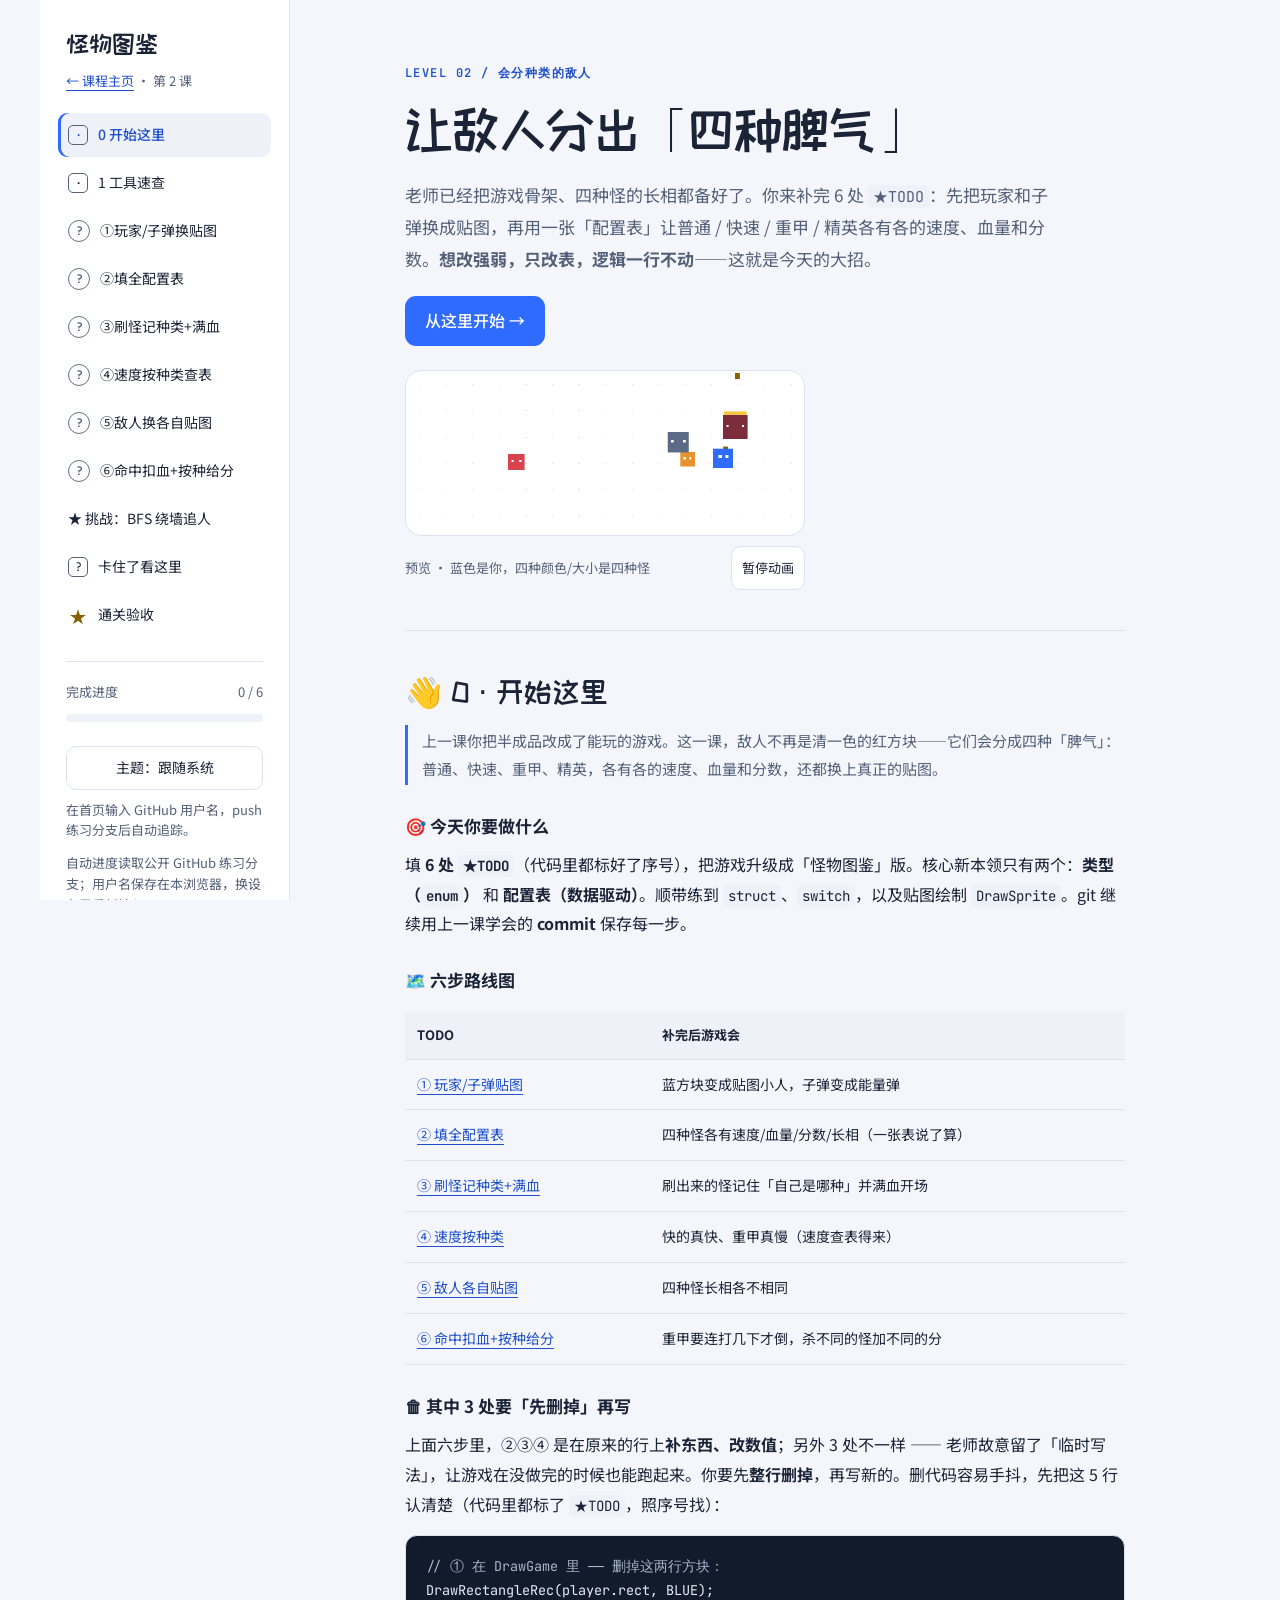
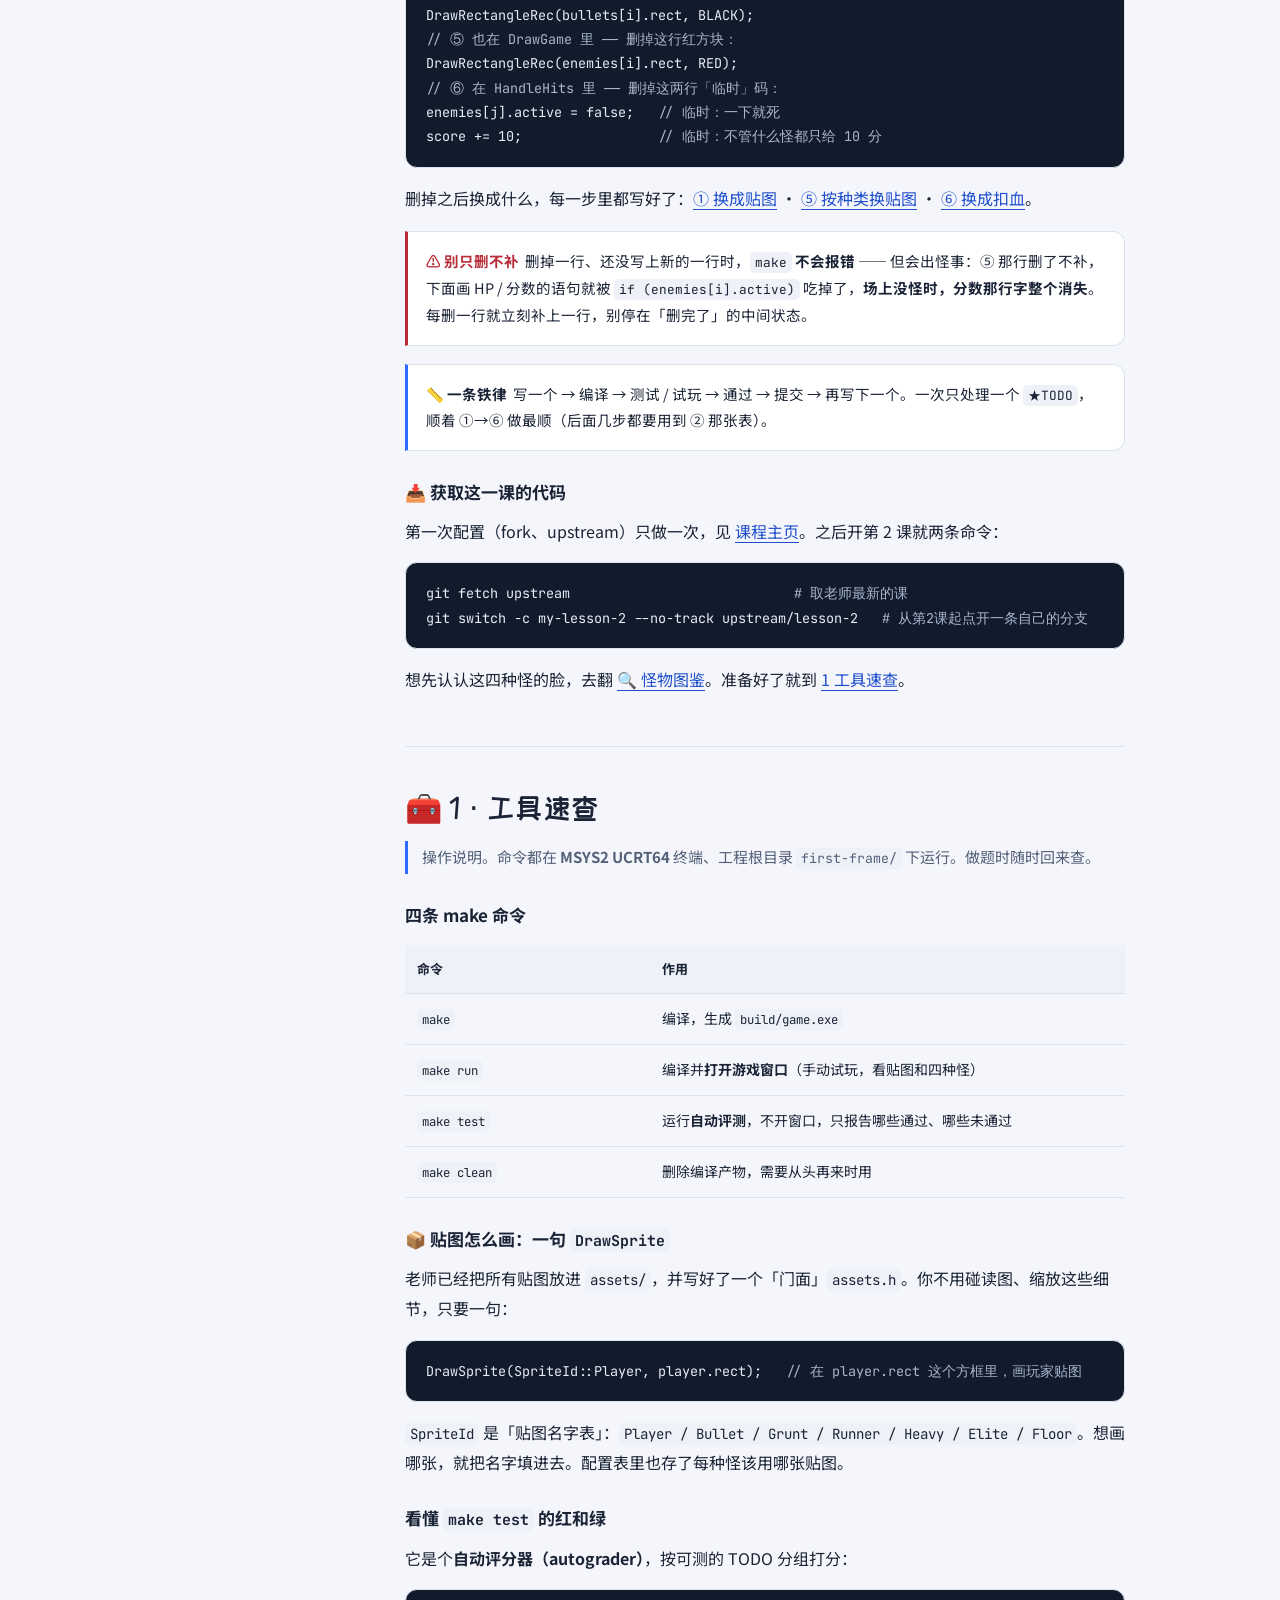
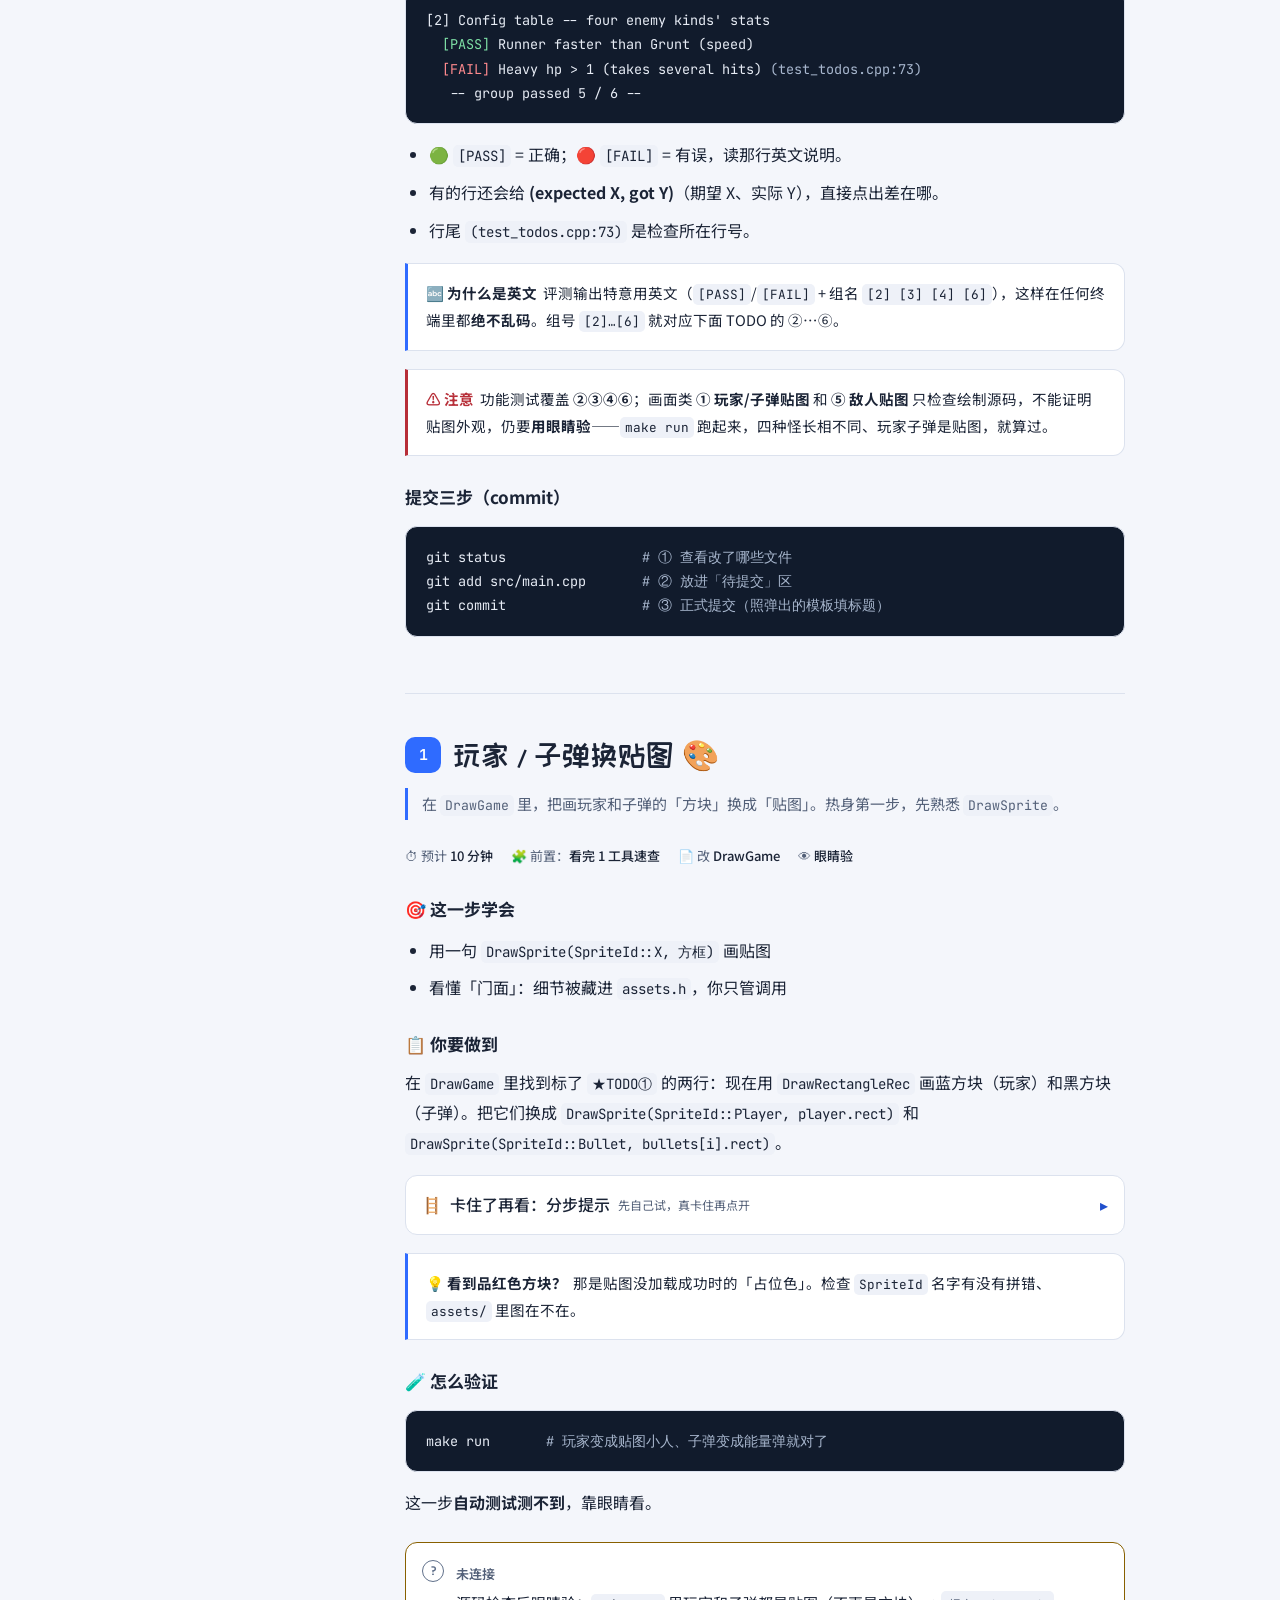
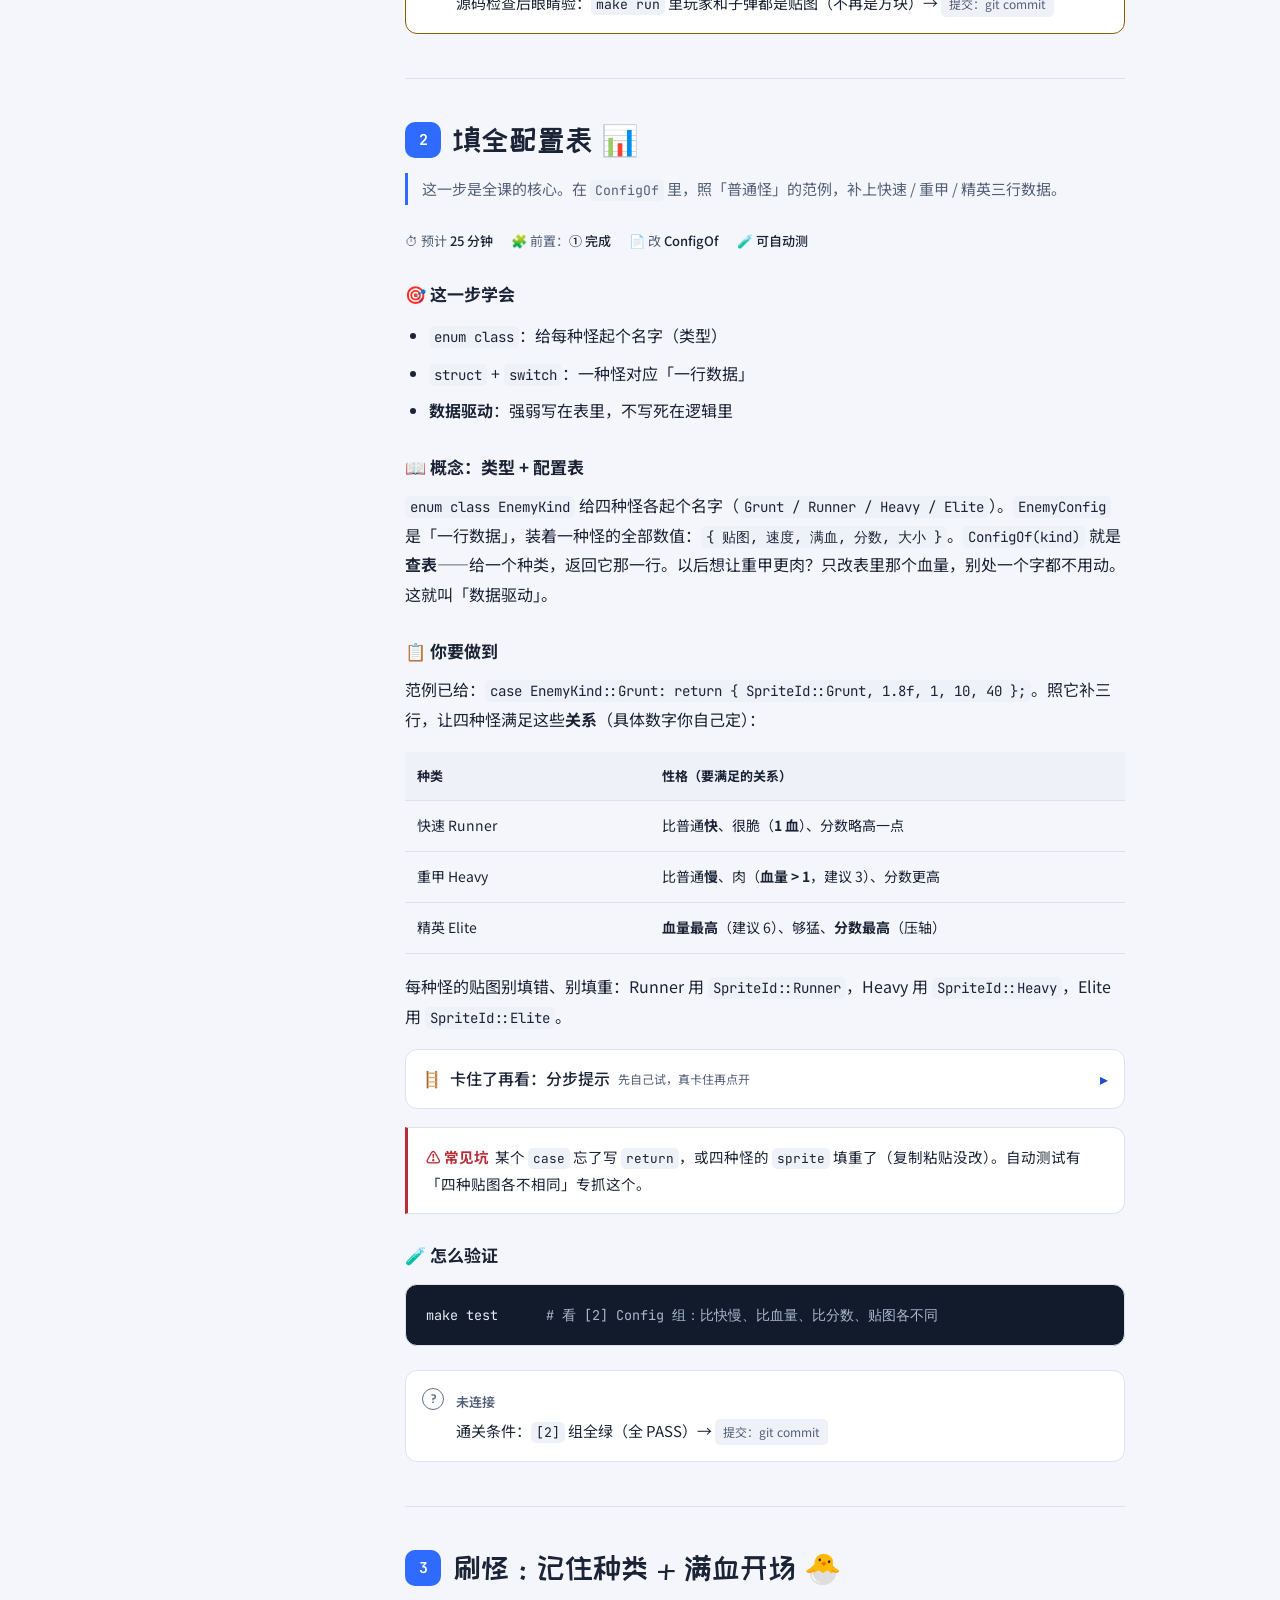
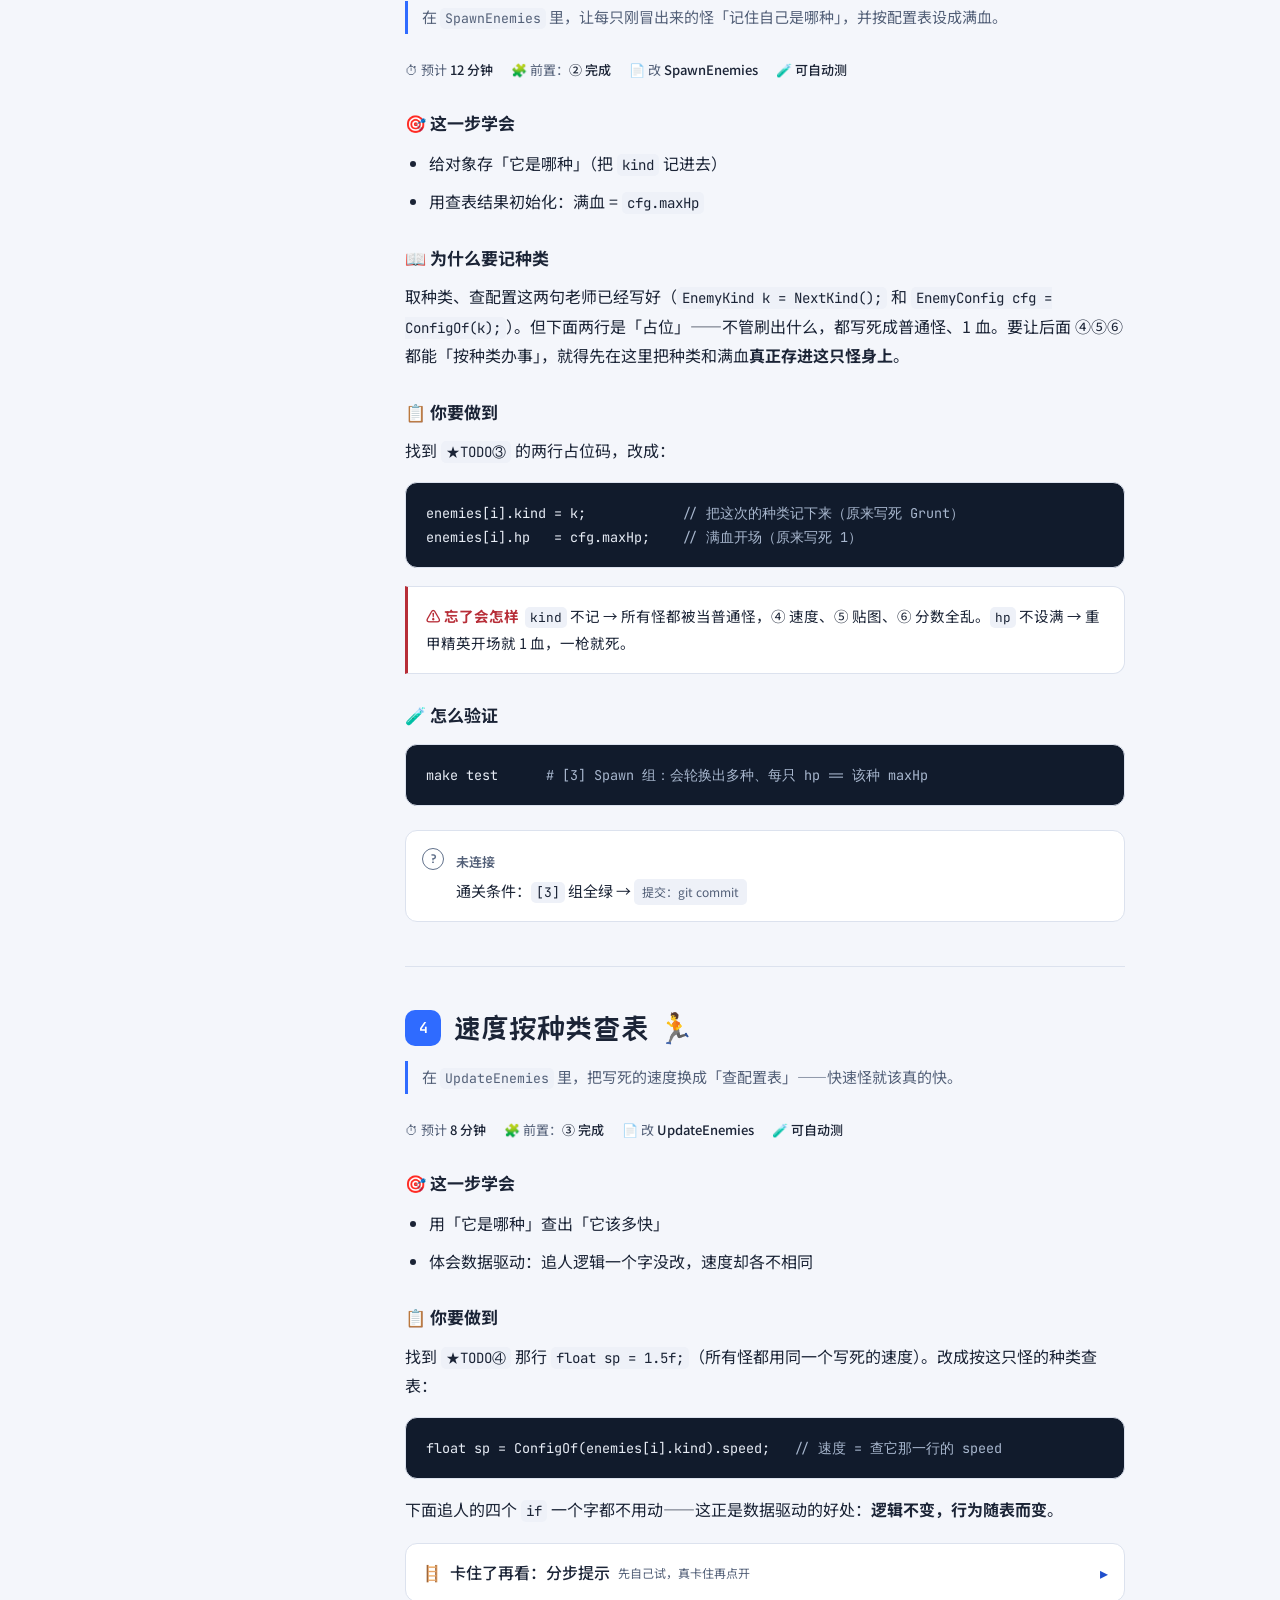
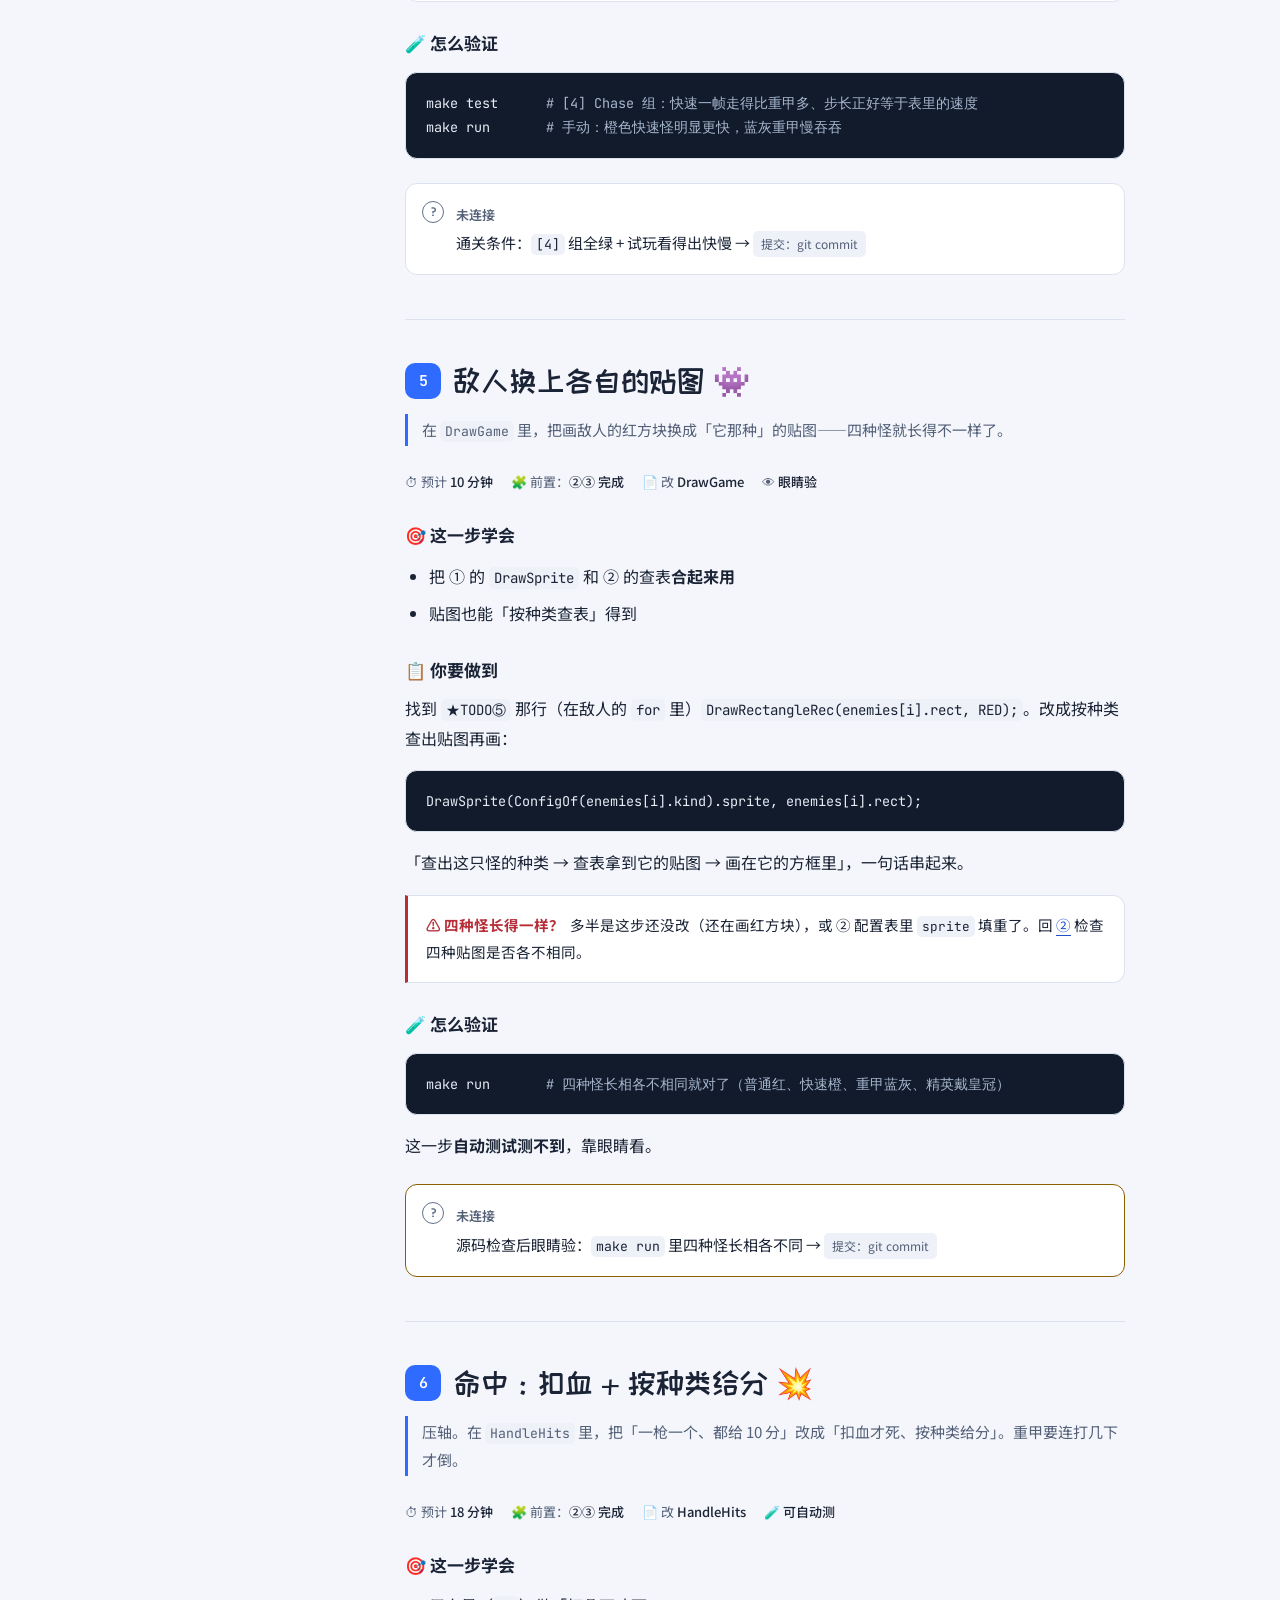
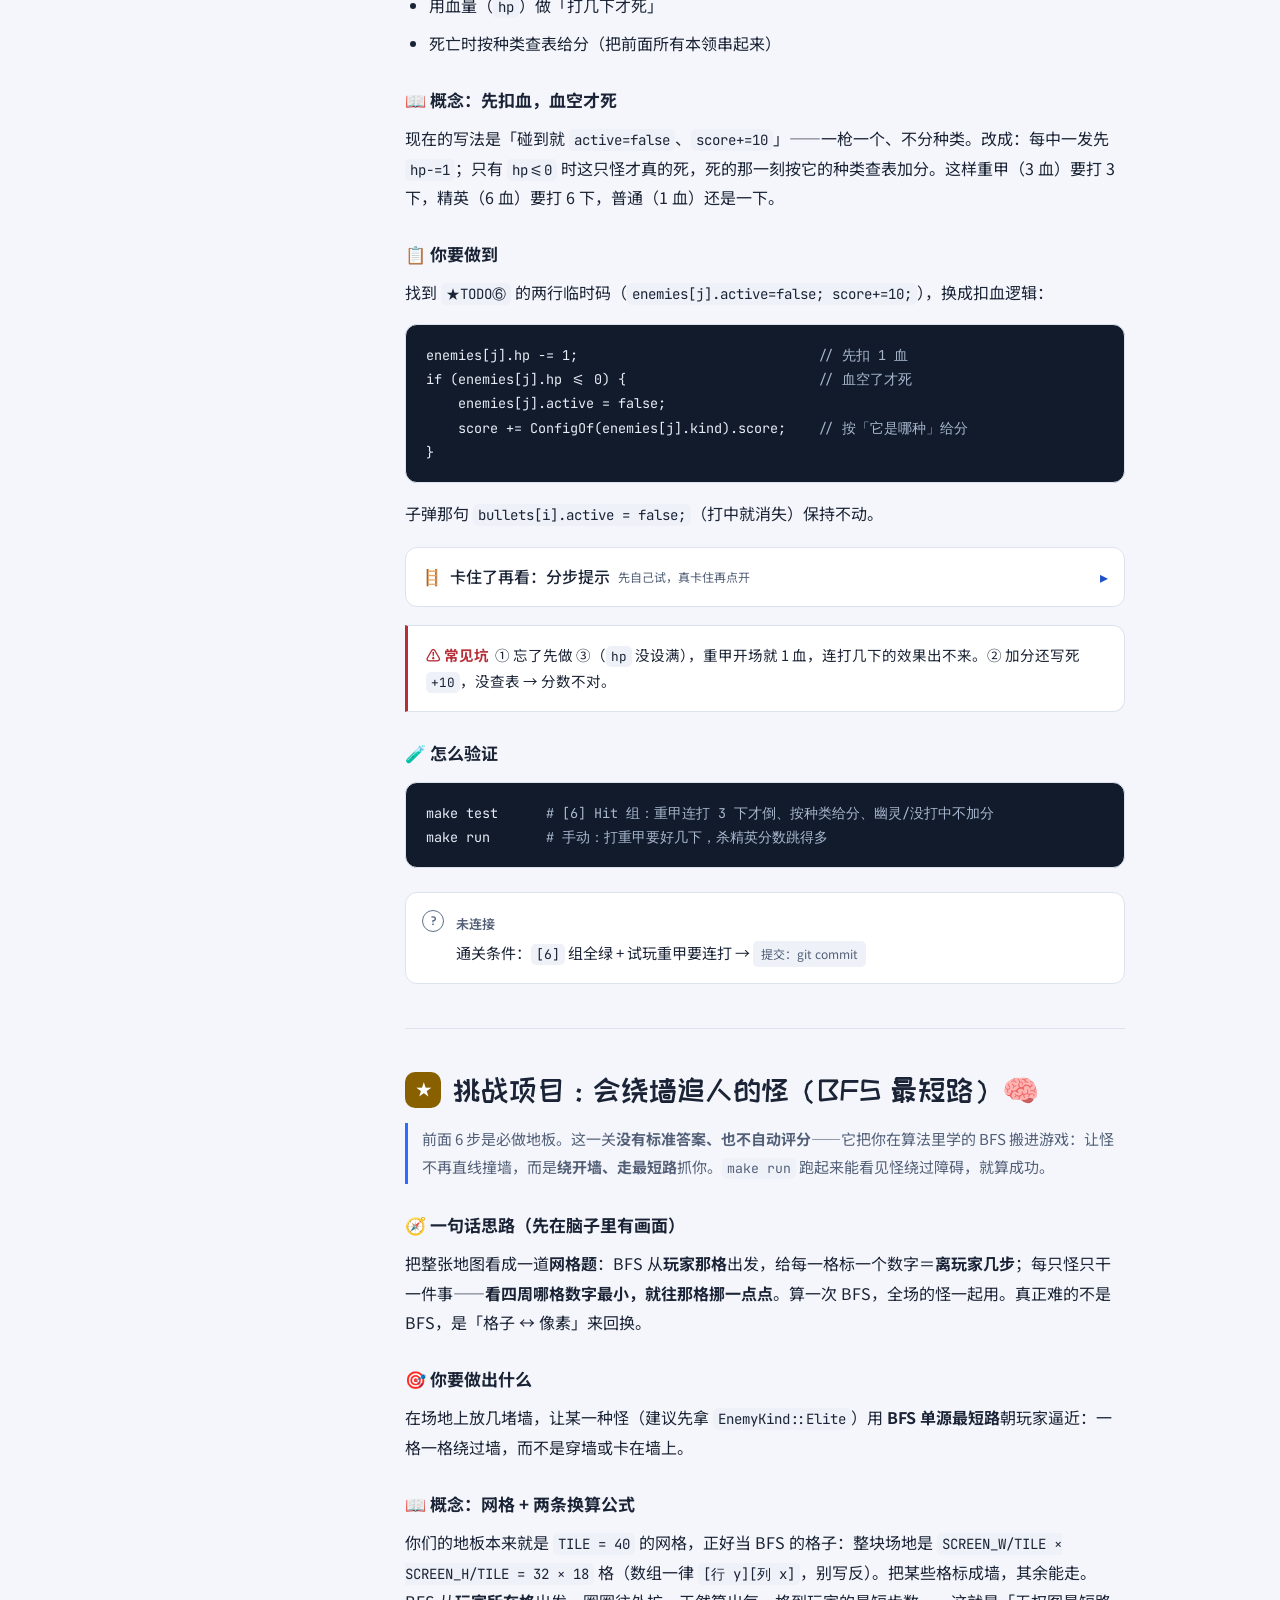
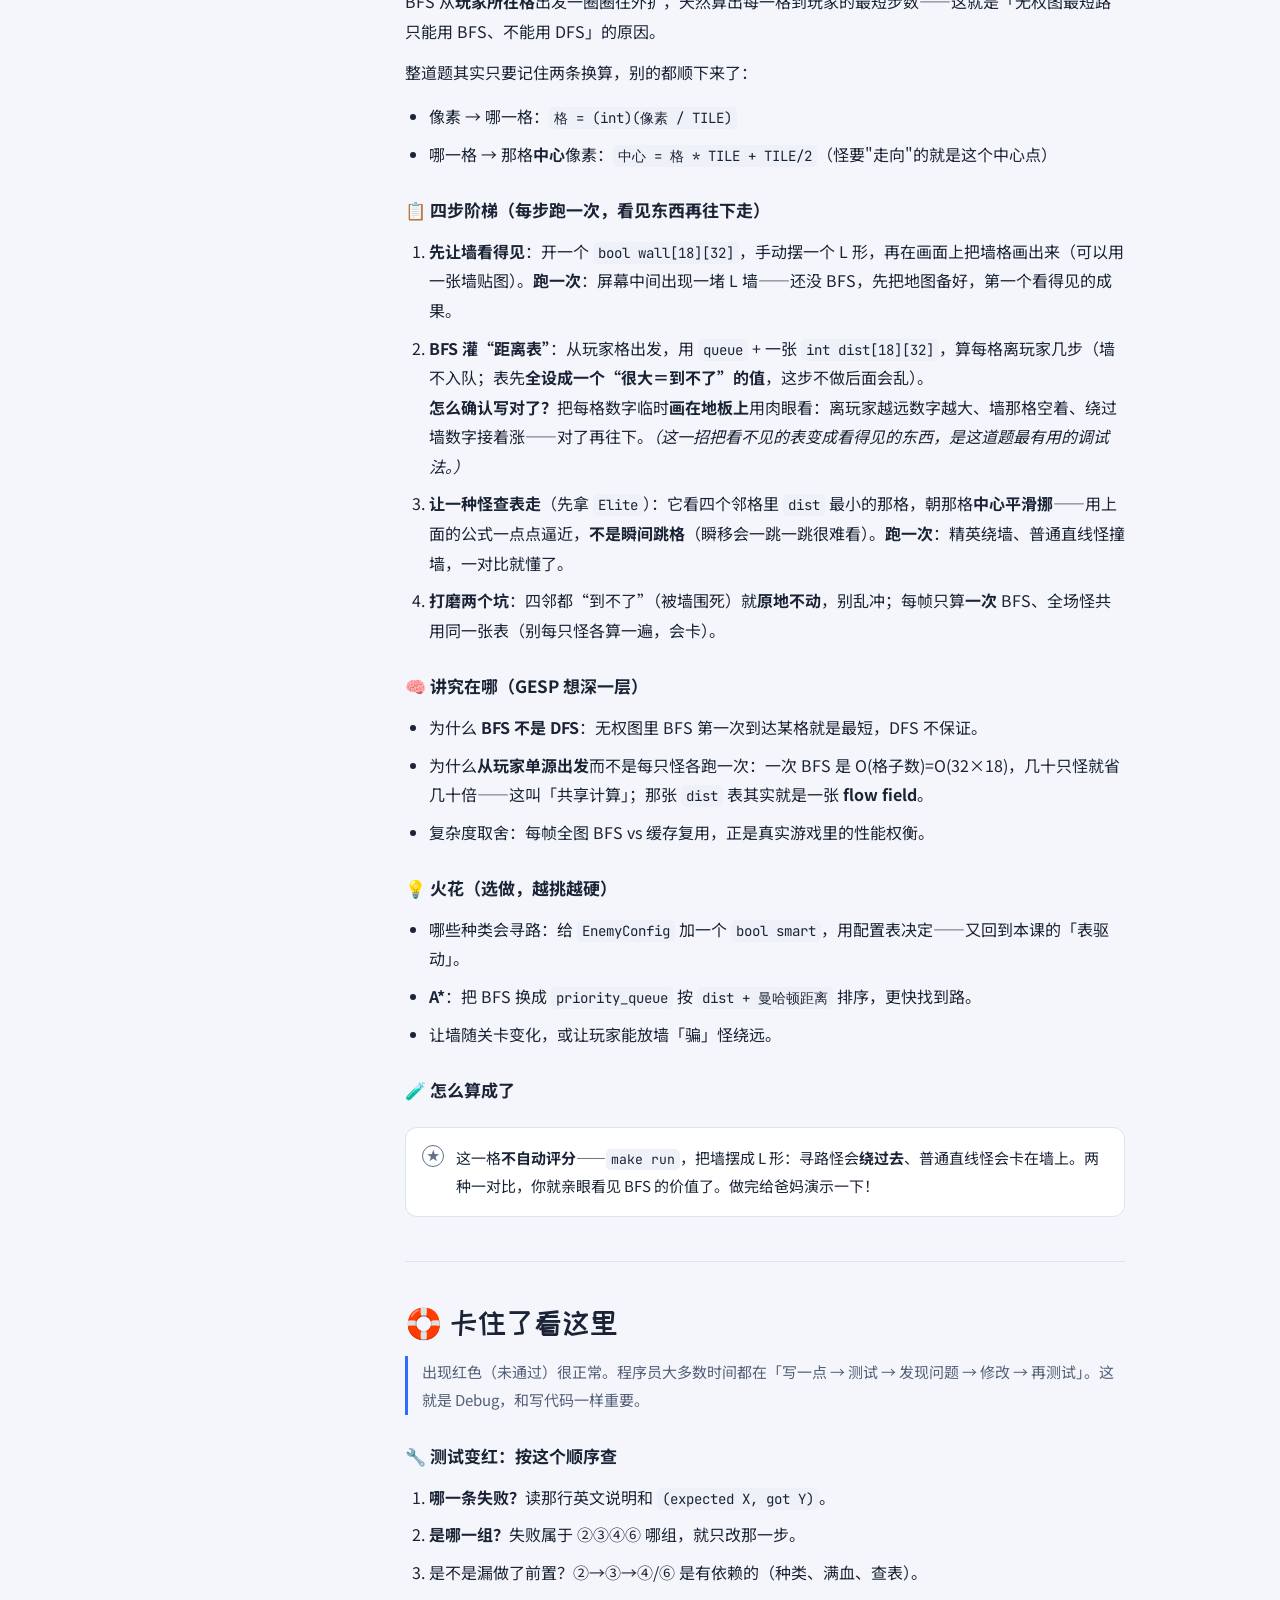
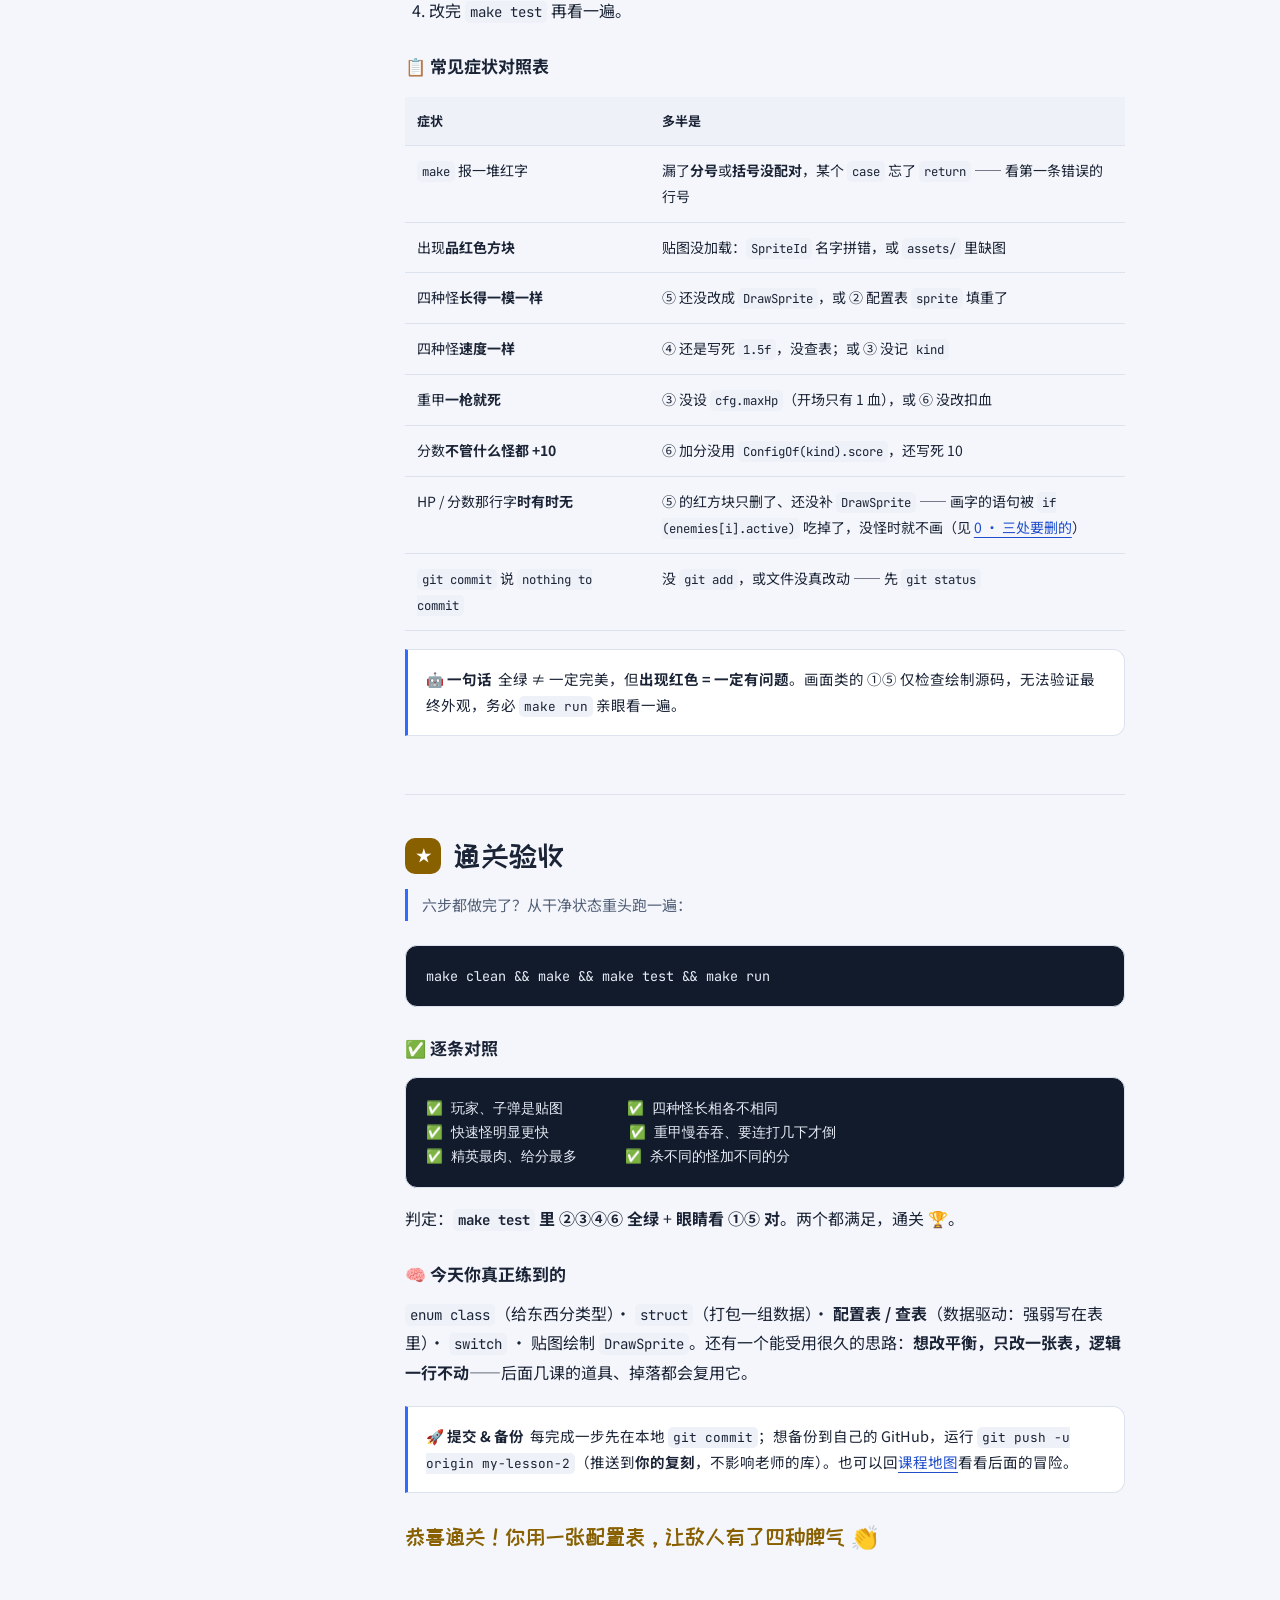
<file: docs/lesson-2/index.html>
<!doctype html>
<html lang="zh-CN">
<head>
<meta charset="utf-8">
<meta name="viewport" content="width=device-width, initial-scale=1">
<meta name="description" content="第 2 课：用类型(enum)和配置表(数据驱动)，让敌人分出普通/快速/重甲/精英四种脾气，再给游戏换上真正的贴图。">
<title>怪物图鉴 · 闯关手册</title>
<link rel="preconnect" href="https://fonts.googleapis.com">
<link rel="preconnect" href="https://fonts.gstatic.com" crossorigin>
<link rel="stylesheet" href="https://fonts.googleapis.com/css2?family=ZCOOL+KuaiLe&family=Noto+Sans+SC:wght@400;500;700&family=JetBrains+Mono:wght@400;600&display=swap">

<script>
(function(){
  try{
    var saved=JSON.parse(localStorage.getItem("rogue-hb"));
    if(saved && (saved.theme==="light" || saved.theme==="dark")) document.documentElement.dataset.theme=saved.theme;
  }catch(e){/* Storage is optional; system colors remain the default. */}
})();
</script>
<style>

:root{
  color-scheme:light; --ground:#F4F6FB; --panel:#FFFFFF; --panel-2:#EEF1F8;
  --ink:#1B2436; --ink-soft:#536078; --line:#DCE2EE;
  --accent:#2F6BFF; --accent-ink:#204FCC; --red:#B72E38; --green:#187B49; --gold:#886000;
  --radius:16px; --disp:"ZCOOL KuaiLe",system-ui,sans-serif;
  --body:"Noto Sans SC",system-ui,sans-serif; --mono:"JetBrains Mono",ui-monospace,monospace;
}
@media(prefers-color-scheme:dark){:root:not([data-theme="light"]){
  color-scheme:dark; --ground:#0E1420; --panel:#161F2E; --panel-2:#1E2A3D;
  --ink:#E7ECF5; --ink-soft:#ADB9CE; --line:#35445E; --accent-ink:#9CBAFF;
  --red:#FF8A8E; --green:#78DCAA; --gold:#FFD16B;
}}
:root[data-theme="dark"]{
  color-scheme:dark; --ground:#0E1420; --panel:#161F2E; --panel-2:#1E2A3D;
  --ink:#E7ECF5; --ink-soft:#ADB9CE; --line:#35445E; --accent-ink:#9CBAFF;
  --red:#FF8A8E; --green:#78DCAA; --gold:#FFD16B;
}
*{box-sizing:border-box}
html{scroll-behavior:smooth; scroll-padding-top:24px}
body{margin:0; background:var(--ground); color:var(--ink); font:16px/1.85 var(--body); -webkit-font-smoothing:antialiased}
a{color:var(--accent-ink); text-decoration:underline; text-underline-offset:4px; text-decoration-thickness:1px}
a:hover{text-decoration-thickness:2px}
button,input,summary,a{-webkit-tap-highlight-color:transparent}
button{font:inherit; cursor:pointer}
:focus-visible{outline:3px solid var(--accent-ink); outline-offset:4px; border-radius:4px}
[hidden]{display:none!important}
.skip-link{position:fixed; top:12px; left:12px; z-index:10; padding:10px 18px; background:var(--panel); color:var(--accent-ink); border:2px solid; border-radius:10px; transform:translateY(-160%)}
.skip-link:focus{transform:translateY(0)}
.sr-only{position:absolute; width:1px; height:1px; padding:0; margin:-1px; overflow:hidden; clip-path:inset(50%); white-space:nowrap}
.themebtn,.motionbtn{min-height:44px; padding:8px 12px; border:1px solid var(--line); background:var(--panel); color:var(--ink); border-radius:10px; font-size:14px}
.themebtn:hover,.motionbtn:hover{border-color:var(--accent-ink); background:var(--panel-2)}
.eyebrow{color:var(--accent-ink); font:600 12px/1.5 var(--mono); letter-spacing:.12em; margin:0 0 16px}
.hero{padding:clamp(32px,6vw,64px) 0 40px; border-bottom:1px solid var(--line)}
.hero h1{font:400 clamp(34px,4.6vw,52px)/1.22 var(--disp); margin:0 0 18px; text-wrap:balance; letter-spacing:-.02em}
.hero p{font-size:17px; color:var(--ink-soft); margin:0 0 22px; max-width:38em}
.hero .eyebrow{font-size:12px; color:var(--accent-ink); margin-bottom:16px}
.actions{display:flex; gap:12px; flex-wrap:wrap; align-items:center}
.cta{display:inline-flex; align-items:center; justify-content:center; min-height:48px; padding:10px 20px; background:var(--accent); color:#fff; border-radius:11px; font-weight:500; text-decoration:none; transition:transform .18s ease}
.cta:hover{background:#2458DA; text-decoration:none; transform:translateY(-2px)}
.secondary{display:inline-flex; align-items:center; min-height:48px; padding:8px 4px}
.preview{margin:0; min-width:0}
#stage{display:block; width:100%; height:auto; aspect-ratio:12/5; background:var(--panel); border:1px solid var(--line); border-radius:var(--radius); image-rendering:pixelated}
.preview figcaption{display:flex; justify-content:space-between; gap:8px; align-items:center; padding-top:10px; font-size:13px; color:var(--ink-soft)}
.motionbtn{font-size:13px; padding:6px 10px; flex-shrink:0}
section{padding:40px 0; border-bottom:1px solid var(--line); scroll-margin-top:20px}
section h2{font:400 clamp(25px,3.5vw,30px)/1.4 var(--disp); margin:0 0 12px; display:flex; align-items:center; gap:12px; text-wrap:balance}
.lead{color:var(--ink-soft); border-left:3px solid var(--accent); padding:2px 0 2px 14px; margin:8px 0 24px; font-size:15px}
h3{font-size:17px; line-height:1.5; margin:28px 0 12px}
p{margin:12px 0}
ul,ol{padding-left:24px; margin:14px 0} li{margin:8px 0}
code{font-family:var(--mono); font-size:.88em; overflow-wrap:anywhere; background:var(--panel-2); padding:2px 5px; border-radius:5px}
pre{background:#111B2C; color:#E7ECF5; padding:18px 20px; border:1px solid var(--line); border-radius:12px; overflow-x:auto; font:13.5px/1.8 var(--mono); margin:16px 0; tab-size:2}
pre .d{color:#A8B7CE} pre .g{color:#7EE0A6} pre .r{color:#FF8A8E}
.callout{padding:16px 18px; margin:18px 0; font-size:14.5px; border:1px solid var(--line); border-left:3px solid var(--accent); border-radius:0 12px 12px 0; background:var(--panel); overflow-wrap:anywhere}
.callout .k{font-weight:700; margin-right:6px}
.callout.warn{border-left-color:var(--red)} .warn .k{color:var(--red)}
.storage-note{font-size:13px; color:var(--ink-soft); margin:12px 0}
@media(max-width:540px){
  body{font-size:15px} .hero p{font-size:16px} section{padding:32px 0}
  pre{padding:14px; font-size:13px} .callout{padding:14px} .lead{font-size:15px}
}
@media(prefers-reduced-motion:reduce){
  html{scroll-behavior:auto} *,*::before,*::after{animation:none!important; transition:none!important}
  .cta:hover{transform:none}
}

.wrap{display:grid; grid-template-columns:250px minmax(0,1fr); max-width:1200px; margin:0 auto}
.side{position:sticky; top:0; align-self:start; height:100vh; height:100dvh; overflow-y:auto; padding:28px 18px; border-right:1px solid var(--line); background:var(--panel)}
.side-title{font:400 25px/1.3 var(--disp); margin:0 8px 8px}
.side .tag{font-size:13px; color:var(--ink-soft); margin:0 8px 20px}
.nav{list-style:none; margin:0; padding:0; display:flex; flex-direction:column; gap:4px}
.nav li{margin:0}
.nav a{display:flex; align-items:center; gap:10px; min-height:44px; padding:8px 10px; border-radius:9px; color:var(--ink); font-size:14px; text-decoration:none}
.nav a:hover{background:var(--panel-2)}
.nav a.active{background:var(--panel-2); color:var(--accent-ink); box-shadow:inset 3px 0 var(--accent); font-weight:500}
.dot{width:20px; height:20px; flex:0 0 20px; border-radius:5px; border:1px solid var(--ink-soft); display:grid; place-items:center; font:12px var(--mono)}
.dot.star{border:0; color:var(--gold); font-size:18px}
.prog{margin:24px 8px 12px; padding-top:18px; border-top:1px solid var(--line)}
.prog .lbl{font-size:13px; color:var(--ink-soft); display:flex; justify-content:space-between; margin-bottom:10px}
.prog .bar{height:8px; border-radius:99px; background:var(--panel-2); overflow:hidden}
.prog .fill{height:100%; width:100%; transform:scaleX(0); transform-origin:left; background:var(--accent); transition:transform .2s ease}
.side .themebtn{margin:12px 8px 0; width:calc(100% - 16px)}
.side .storage-note{margin:12px 8px; line-height:1.6}
.main{min-width:0; padding:0 clamp(20px,4vw,56px) 100px}
.col{max-width:720px; margin:0 auto}
.hero .preview{max-width:400px; margin:24px 0 0}
.lvnum{font:600 15px var(--mono); color:#fff; background:var(--accent); width:36px; height:36px; flex:0 0 36px; border-radius:10px; display:grid; place-items:center}
.lvnum.star{background:var(--gold)}
.meta{display:flex; flex-wrap:wrap; gap:6px 18px; font-size:13px; color:var(--ink-soft); margin:0 0 24px} .meta b{color:var(--ink); font-weight:500}
table{width:100%; border-collapse:collapse; margin:18px 0; font-size:14px; table-layout:fixed; overflow-wrap:anywhere}
th,td{text-align:left; padding:12px; border-bottom:1px solid var(--line); vertical-align:top} th{background:var(--panel-2); color:var(--ink); font-size:13px}
th:first-child{width:34%}
details{border:1px solid var(--line); border-radius:12px; margin:18px 0; background:var(--panel)}
details>summary{cursor:pointer; list-style:none; min-height:48px; padding:14px 16px; font-weight:500; display:flex; align-items:center; gap:8px; flex-wrap:wrap; border-radius:12px}
details>summary::-webkit-details-marker{display:none}
details>summary:hover{background:var(--panel-2)}
details>summary .chev{color:var(--accent-ink); transition:transform .2s; margin-left:auto}
details[open]>summary .chev{transform:rotate(90deg)}
details>summary .hint{font-size:12px; color:var(--ink-soft); font-weight:400}
.dbody{padding:0 16px 14px}
.check{display:flex; align-items:flex-start; gap:12px; margin:24px 0 4px; padding:16px; border:1px solid var(--line); border-radius:12px; background:var(--panel); font-size:15px}
.check.eye{border-color:var(--gold)}
.check .badge{display:inline-block; font-size:12px; padding:2px 8px; border-radius:5px; background:var(--panel-2); color:var(--ink-soft); margin-top:4px}
.back-nav{display:none}
@media(max-width:820px){
  .wrap{grid-template-columns:1fr}
  .side{position:static; height:auto; padding:22px 20px; border-right:0; border-bottom:1px solid var(--line)}
  .side .nav{display:grid; grid-template-columns:repeat(2,minmax(0,1fr)); gap:4px 8px}
  .side .tag{margin-bottom:14px} .prog{margin-top:18px} .side .themebtn{width:auto; min-width:160px}
  .main{padding-bottom:100px} .hero{padding-top:32px}
  .back-nav{display:block; position:fixed; bottom:calc(16px + env(safe-area-inset-bottom)); right:18px; z-index:2; min-height:44px; padding:8px 16px; background:var(--panel); border:1px solid var(--line); border-radius:99px; box-shadow:0 4px 18px #0002; text-decoration:none; font-size:14px}
}
@media(max-width:380px){.side{padding:18px 12px} .nav a{font-size:13px; padding:8px 6px; gap:6px} th,td{padding:10px 8px}}
</style>
<link rel="stylesheet" href="../todo-progress.css">
</head>
<body data-lesson="2">
<a class="skip-link" href="#content">跳到正文</a>
<div class="wrap">
<aside class="side" id="course-nav" aria-label="课程目录与进度" tabindex="-1">
  <p class="side-title">怪物图鉴</p>
  <div class="tag"><a href="../">← 课程主页</a> · 第 2 课</div>
  <nav aria-label="第 2 课分段导航"><ul class="nav">
    <li><a href="#start"><span class="dot">·</span>0 开始这里</a></li>
    <li><a href="#tools"><span class="dot">·</span>1 工具速查</a></li>
    <li><a href="#t1" data-lv="1"><span class="dot" data-todo="2-1" data-lv="1">1</span>①玩家/子弹换贴图</a></li>
    <li><a href="#t2" data-lv="2"><span class="dot" data-todo="2-2" data-lv="2">2</span>②填全配置表</a></li>
    <li><a href="#t3" data-lv="3"><span class="dot" data-todo="2-3" data-lv="3">3</span>③刷怪记种类+满血</a></li>
    <li><a href="#t4" data-lv="4"><span class="dot" data-todo="2-4" data-lv="4">4</span>④速度按种类查表</a></li>
    <li><a href="#t5" data-lv="5"><span class="dot" data-todo="2-5" data-lv="5">5</span>⑤敌人换各自贴图</a></li>
    <li><a href="#t6" data-lv="6"><span class="dot" data-todo="2-6" data-lv="6">6</span>⑥命中扣血+按种给分</a></li>
    <li><a href="#challenge">★ 挑战：BFS 绕墙追人</a></li>
    <li><a href="#stuck"><span class="dot">?</span>卡住了看这里</a></li>
    <li><a href="#finish"><span class="dot star">★</span>通关验收</a></li>
  </ul></nav>
  <div class="prog">
    <div class="lbl"><span>完成进度</span><span id="pcount" aria-live="polite">0 / 6</span></div>
    <div class="bar" role="progressbar" aria-label="已完成 TODO" aria-valuemin="0" aria-valuemax="6" aria-valuenow="0"><div class="fill" id="pfill"></div></div>
  </div>
  <button class="themebtn" id="theme" type="button">主题：跟随系统</button>
<p class="todo-feedback" id="todo-feedback" role="status" aria-live="polite">在首页输入 GitHub 用户名，push 练习分支后自动追踪。</p>
<p class="storage-note" id="storage-note" role="status">自动进度读取公开 GitHub 练习分支；用户名保存在本浏览器，换设备需重新输入。</p>
</aside>

<main class="main" id="content" tabindex="-1"><div class="col">

<header class="hero">
  <p class="eyebrow">LEVEL 02 / 会分种类的敌人</p>
  <h1>让敌人分出「四种脾气」</h1>
  <p>老师已经把游戏骨架、四种怪的长相都备好了。你来补完 6 处 <code>★TODO</code>：先把玩家和子弹换成贴图，再用一张「配置表」让普通 / 快速 / 重甲 / 精英各有各的速度、血量和分数。<b>想改强弱，只改表，逻辑一行不动</b>——这就是今天的大招。</p>
  <a class="cta" href="#start">从这里开始 →</a>
<figure class="preview">
  <canvas id="stage" width="720" height="300" aria-hidden="true"></canvas>
  <figcaption><span>预览 · 蓝色是你，四种颜色/大小是四种怪</span><button class="motionbtn" id="motion" type="button" hidden>暂停动画</button></figcaption>
</figure>
</header>
<section id="start">
  <h2>👋 0 · 开始这里</h2>
  <p class="lead">上一课你把半成品改成了能玩的游戏。这一课，敌人不再是清一色的红方块——它们会分成四种「脾气」：普通、快速、重甲、精英，各有各的速度、血量和分数，还都换上真正的贴图。</p>

  <h3>🎯 今天你要做什么</h3>
  <p>填 <b>6 处 <code>★TODO</code></b>（代码里都标好了序号），把游戏升级成「怪物图鉴」版。核心新本领只有两个：<b>类型（<code>enum</code>）</b> 和 <b>配置表（数据驱动）</b>。顺带练到 <code>struct</code>、<code>switch</code>，以及贴图绘制 <code>DrawSprite</code>。git 继续用上一课学会的 <b>commit</b> 保存每一步。</p>

  <h3>🗺️ 六步路线图</h3>
  <table>
    <tr><th scope="col">TODO</th><th scope="col">补完后游戏会</th></tr>
    <tr><td><a href="#t1">① 玩家/子弹贴图</a></td><td>蓝方块变成贴图小人，子弹变成能量弹</td></tr>
    <tr><td><a href="#t2">② 填全配置表</a></td><td>四种怪各有速度/血量/分数/长相（一张表说了算）</td></tr>
    <tr><td><a href="#t3">③ 刷怪记种类+满血</a></td><td>刷出来的怪记住「自己是哪种」并满血开场</td></tr>
    <tr><td><a href="#t4">④ 速度按种类</a></td><td>快的真快、重甲真慢（速度查表得来）</td></tr>
    <tr><td><a href="#t5">⑤ 敌人各自贴图</a></td><td>四种怪长相各不相同</td></tr>
    <tr><td><a href="#t6">⑥ 命中扣血+按种给分</a></td><td>重甲要连打几下才倒，杀不同的怪加不同的分</td></tr>
  </table>

  <h3 id="del3">🗑 其中 3 处要「先删掉」再写</h3>
  <p>上面六步里，②③④ 是在原来的行上<b>补东西、改数值</b>；另外 3 处不一样 —— 老师故意留了「临时写法」，让游戏在没做完的时候也能跑起来。你要先<b>整行删掉</b>，再写新的。删代码容易手抖，先把这 5 行认清楚（代码里都标了 <code>★TODO</code>，照序号找）：</p>
  <pre tabindex="0" role="region" aria-label="命令或代码示例，可横向滚动"><span class="d">// ① 在 DrawGame 里 —— 删掉这两行方块：</span>
DrawRectangleRec(player.rect, BLUE);
DrawRectangleRec(bullets[i].rect, BLACK);
<span class="d">// ⑤ 也在 DrawGame 里 —— 删掉这行红方块：</span>
DrawRectangleRec(enemies[i].rect, RED);
<span class="d">// ⑥ 在 HandleHits 里 —— 删掉这两行「临时」码：</span>
enemies[j].active = false;   <span class="d">// 临时：一下就死</span>
score += 10;                 <span class="d">// 临时：不管什么怪都只给 10 分</span></pre>
  <p>删掉之后换成什么，每一步里都写好了：<a href="#t1">① 换成贴图</a> · <a href="#t5">⑤ 按种类换贴图</a> · <a href="#t6">⑥ 换成扣血</a>。</p>
  <div class="callout warn"><span class="k">⚠️ 别只删不补</span>删掉一行、还没写上新的一行时，<code>make</code> <b>不会报错</b> —— 但会出怪事：⑤ 那行删了不补，下面画 HP / 分数的语句就被 <code>if (enemies[i].active)</code> 吃掉了，<b>场上没怪时，分数那行字整个消失</b>。每删一行就立刻补上一行，别停在「删完了」的中间状态。</div>

  <div class="callout tip"><span class="k">📏 一条铁律</span>写一个 → 编译 → 测试 / 试玩 → 通过 → 提交 → 再写下一个。一次只处理一个 <code>★TODO</code>，顺着 ①→⑥ 做最顺（后面几步都要用到 ② 那张表）。</div>

  <h3>📥 获取这一课的代码</h3>
  <p>第一次配置（fork、upstream）只做一次，见 <a href="../#setup">课程主页</a>。之后开第 2 课就两条命令：</p>
  <pre tabindex="0" role="region" aria-label="命令或代码示例，可横向滚动">git fetch upstream                            <span class="d"># 取老师最新的课</span>
git switch -c my-lesson-2 --no-track upstream/lesson-2   <span class="d"># 从第2课起点开一条自己的分支</span></pre>
  <p>想先认认这四种怪的脸，去翻 <a href="../bestiary/">🔍 怪物图鉴</a>。准备好了就到 <a href="#tools">1 工具速查</a>。</p>
</section>

<section id="tools">
  <h2>🧰 1 · 工具速查</h2>
  <p class="lead">操作说明。命令都在 <b>MSYS2 UCRT64</b> 终端、工程根目录 <code>first-frame/</code> 下运行。做题时随时回来查。</p>

  <h3>四条 make 命令</h3>
  <table>
    <tr><th scope="col">命令</th><th scope="col">作用</th></tr>
    <tr><td><code>make</code></td><td>编译，生成 <code>build/game.exe</code></td></tr>
    <tr><td><code>make run</code></td><td>编译并<b>打开游戏窗口</b>（手动试玩，看贴图和四种怪）</td></tr>
    <tr><td><code>make test</code></td><td>运行<b>自动评测</b>，不开窗口，只报告哪些通过、哪些未通过</td></tr>
    <tr><td><code>make clean</code></td><td>删除编译产物，需要从头再来时用</td></tr>
  </table>

  <h3>📦 贴图怎么画：一句 <code>DrawSprite</code></h3>
  <p>老师已经把所有贴图放进 <code>assets/</code>，并写好了一个「门面」<code>assets.h</code>。你不用碰读图、缩放这些细节，只要一句：</p>
  <pre tabindex="0" role="region" aria-label="命令或代码示例，可横向滚动">DrawSprite(SpriteId::Player, player.rect);   <span class="d">// 在 player.rect 这个方框里，画玩家贴图</span></pre>
  <p><code>SpriteId</code> 是「贴图名字表」：<code>Player / Bullet / Grunt / Runner / Heavy / Elite / Floor</code>。想画哪张，就把名字填进去。配置表里也存了每种怪该用哪张贴图。</p>

  <h3>看懂 <code>make test</code> 的红和绿</h3>
  <p>它是个<b>自动评分器（autograder）</b>，按可测的 TODO 分组打分：</p>
  <pre tabindex="0" role="region" aria-label="命令或代码示例，可横向滚动">[2] Config table -- four enemy kinds' stats
  <span class="g">[PASS]</span> Runner faster than Grunt (speed)
  <span class="r">[FAIL]</span> Heavy hp &gt; 1 (takes several hits) <span class="d">(test_todos.cpp:73)</span>
   -- group passed 5 / 6 --</pre>
  <ul>
    <li>🟢 <code>[PASS]</code> = 正确；🔴 <code>[FAIL]</code> = 有误，读那行英文说明。</li>
    <li>有的行还会给 <b>(expected X, got Y)</b>（期望 X、实际 Y），直接点出差在哪。</li>
    <li>行尾 <code>(test_todos.cpp:73)</code> 是检查所在行号。</li>
  </ul>
  <div class="callout tip"><span class="k">🔤 为什么是英文</span>评测输出特意用英文（<code>[PASS]</code>/<code>[FAIL]</code> + 组名 <code>[2] [3] [4] [6]</code>），这样在任何终端里都<b>绝不乱码</b>。组号 <code>[2]…[6]</code> 就对应下面 TODO 的 ②…⑥。</div>
  <div class="callout warn"><span class="k">⚠️ 注意</span>功能测试覆盖 <b>②③④⑥</b>；画面类 <b>① 玩家/子弹贴图</b> 和 <b>⑤ 敌人贴图</b> 只检查绘制源码，不能证明贴图外观，仍要<b>用眼睛验</b>——<code>make run</code> 跑起来，四种怪长相不同、玩家子弹是贴图，就算过。</div>

  <h3>提交三步（commit）</h3>
  <pre tabindex="0" role="region" aria-label="命令或代码示例，可横向滚动">git status                 <span class="d"># ① 查看改了哪些文件</span>
git add src/main.cpp       <span class="d"># ② 放进「待提交」区</span>
git commit                 <span class="d"># ③ 正式提交（照弹出的模板填标题）</span></pre>
</section>
<section id="t1">
  <h2><span class="lvnum">1</span>玩家 / 子弹换贴图 🎨</h2>
  <p class="lead">在 <code>DrawGame</code> 里，把画玩家和子弹的「方块」换成「贴图」。热身第一步，先熟悉 <code>DrawSprite</code>。</p>
  <div class="meta"><span>⏱ 预计 <b>10 分钟</b></span><span>🧩 前置：<b>看完 1 工具速查</b></span><span>📄 改 <b>DrawGame</b></span><span>👁 <b>眼睛验</b></span></div>

  <h3>🎯 这一步学会</h3>
  <ul><li>用一句 <code>DrawSprite(SpriteId::X, 方框)</code> 画贴图</li><li>看懂「门面」：细节被藏进 <code>assets.h</code>，你只管调用</li></ul>

  <h3>📋 你要做到</h3>
  <p>在 <code>DrawGame</code> 里找到标了 <code>★TODO①</code> 的两行：现在用 <code>DrawRectangleRec</code> 画蓝方块（玩家）和黑方块（子弹）。把它们换成 <code>DrawSprite(SpriteId::Player, player.rect)</code> 和 <code>DrawSprite(SpriteId::Bullet, bullets[i].rect)</code>。</p>

  <details>
    <summary>🪜 <span>卡住了再看：分步提示</span><span class="hint">先自己试，真卡住再点开</span><span class="chev">▸</span></summary>
    <div class="dbody"><ol>
      <li>玩家那行：<code>DrawRectangleRec(player.rect, BLUE);</code> → <code>DrawSprite(SpriteId::Player, player.rect);</code></li>
      <li>子弹那行（在 <code>for</code> 里）：把 <code>DrawRectangleRec(bullets[i].rect, BLACK);</code> 换成 <code>DrawSprite(SpriteId::Bullet, bullets[i].rect);</code></li>
      <li>方框（<code>rect</code>）不用改——贴图会自动铺满这个方框。</li>
    </ol></div>
  </details>

  <div class="callout tip"><span class="k">💡 看到品红色方块？</span>那是贴图没加载成功时的「占位色」。检查 <code>SpriteId</code> 名字有没有拼错、<code>assets/</code> 里图在不在。</div>

  <h3>🧪 怎么验证</h3>
  <pre tabindex="0" role="region" aria-label="命令或代码示例，可横向滚动">make run       <span class="d"># 玩家变成贴图小人、子弹变成能量弹就对了</span></pre>
  <p>这一步<b>自动测试测不到</b>，靠眼睛看。</p>

  <div class="check eye"><span class="todo-dot" data-todo="2-1" aria-label="TODO 1：未连接">?</span><span><span class="todo-result" data-todo-label="2-1">未连接</span><br>源码检查后眼睛验：<code>make run</code> 里玩家和子弹都是贴图（不再是方块）→ <span class="badge">提交：git commit</span></span></div>
</section>

<section id="t2">
  <h2><span class="lvnum">2</span>填全配置表 📊</h2>
  <p class="lead">这一步是全课的核心。在 <code>ConfigOf</code> 里，照「普通怪」的范例，补上快速 / 重甲 / 精英三行数据。</p>
  <div class="meta"><span>⏱ 预计 <b>25 分钟</b></span><span>🧩 前置：<b>① 完成</b></span><span>📄 改 <b>ConfigOf</b></span><span>🧪 <b>可自动测</b></span></div>

  <h3>🎯 这一步学会</h3>
  <ul><li><code>enum class</code>：给每种怪起个名字（类型）</li><li><code>struct</code> + <code>switch</code>：一种怪对应「一行数据」</li><li><b>数据驱动</b>：强弱写在表里，不写死在逻辑里</li></ul>

  <h3>📖 概念：类型 + 配置表</h3>
  <p><code>enum class EnemyKind</code> 给四种怪各起个名字（<code>Grunt / Runner / Heavy / Elite</code>）。<code>EnemyConfig</code> 是「一行数据」，装着一种怪的全部数值：<code>{ 贴图, 速度, 满血, 分数, 大小 }</code>。<code>ConfigOf(kind)</code> 就是<b>查表</b>——给一个种类，返回它那一行。以后想让重甲更肉？只改表里那个血量，别处一个字都不用动。这就叫「数据驱动」。</p>

  <h3>📋 你要做到</h3>
  <p>范例已给：<code>case EnemyKind::Grunt: return { SpriteId::Grunt, 1.8f, 1, 10, 40 };</code>。照它补三行，让四种怪满足这些<b>关系</b>（具体数字你自己定）：</p>
  <table>
    <tr><th scope="col">种类</th><th scope="col">性格（要满足的关系）</th></tr>
    <tr><td>快速 Runner</td><td>比普通<b>快</b>、很脆（<b>1 血</b>）、分数略高一点</td></tr>
    <tr><td>重甲 Heavy</td><td>比普通<b>慢</b>、肉（<b>血量 &gt; 1</b>，建议 3）、分数更高</td></tr>
    <tr><td>精英 Elite</td><td><b>血量最高</b>（建议 6）、够猛、<b>分数最高</b>（压轴）</td></tr>
  </table>
  <p>每种怪的贴图别填错、别填重：Runner 用 <code>SpriteId::Runner</code>，Heavy 用 <code>SpriteId::Heavy</code>，Elite 用 <code>SpriteId::Elite</code>。</p>

  <details>
    <summary>🪜 <span>卡住了再看：分步提示</span><span class="hint">先自己试，真卡住再点开</span><span class="chev">▸</span></summary>
    <div class="dbody"><ol>
      <li>在 <code>switch</code> 里，Grunt 那行下面补三个 <code>case</code>，每个都要有自己的 <code>return</code>。</li>
      <li>照 <code>{ 贴图, 速度, 满血, 分数, 大小 }</code> 的顺序填五个值。</li>
      <li>速度：快速 &gt; 1.8 &gt; 重甲；血量：精英 &gt; 重甲 &gt; 1；分数：精英最大。</li>
      <li>大小可略有差别（重甲/精英大一点更像），但不强制。</li>
    </ol></div>
  </details>

  <div class="callout warn"><span class="k">⚠️ 常见坑</span>某个 <code>case</code> 忘了写 <code>return</code>，或四种怪的 <code>sprite</code> 填重了（复制粘贴没改）。自动测试有「四种贴图各不相同」专抓这个。</div>

  <h3>🧪 怎么验证</h3>
  <pre tabindex="0" role="region" aria-label="命令或代码示例，可横向滚动">make test      <span class="d"># 看 [2] Config 组：比快慢、比血量、比分数、贴图各不同</span></pre>

  <div class="check"><span class="todo-dot" data-todo="2-2" aria-label="TODO 2：未连接">?</span><span><span class="todo-result" data-todo-label="2-2">未连接</span><br>通关条件：<code>[2]</code> 组全绿（全 PASS）→ <span class="badge">提交：git commit</span></span></div>
</section>
<section id="t3">
  <h2><span class="lvnum">3</span>刷怪：记住种类 + 满血开场 🐣</h2>
  <p class="lead">在 <code>SpawnEnemies</code> 里，让每只刚冒出来的怪「记住自己是哪种」，并按配置表设成满血。</p>
  <div class="meta"><span>⏱ 预计 <b>12 分钟</b></span><span>🧩 前置：<b>② 完成</b></span><span>📄 改 <b>SpawnEnemies</b></span><span>🧪 <b>可自动测</b></span></div>

  <h3>🎯 这一步学会</h3>
  <ul><li>给对象存「它是哪种」（把 <code>kind</code> 记进去）</li><li>用查表结果初始化：满血 = <code>cfg.maxHp</code></li></ul>

  <h3>📖 为什么要记种类</h3>
  <p>取种类、查配置这两句老师已经写好（<code>EnemyKind k = NextKind();</code> 和 <code>EnemyConfig cfg = ConfigOf(k);</code>）。但下面两行是「占位」——不管刷出什么，都写死成普通怪、1 血。要让后面 ④⑤⑥ 都能「按种类办事」，就得先在这里把种类和满血<b>真正存进这只怪身上</b>。</p>

  <h3>📋 你要做到</h3>
  <p>找到 <code>★TODO③</code> 的两行占位码，改成：</p>
  <pre tabindex="0" role="region" aria-label="命令或代码示例，可横向滚动">enemies[i].kind = k;            <span class="d">// 把这次的种类记下来（原来写死 Grunt）</span>
enemies[i].hp   = cfg.maxHp;    <span class="d">// 满血开场（原来写死 1）</span></pre>

  <div class="callout warn"><span class="k">⚠️ 忘了会怎样</span><code>kind</code> 不记 → 所有怪都被当普通怪，④ 速度、⑤ 贴图、⑥ 分数全乱。<code>hp</code> 不设满 → 重甲精英开场就 1 血，一枪就死。</div>

  <h3>🧪 怎么验证</h3>
  <pre tabindex="0" role="region" aria-label="命令或代码示例，可横向滚动">make test      <span class="d"># [3] Spawn 组：会轮换出多种、每只 hp == 该种 maxHp</span></pre>

  <div class="check"><span class="todo-dot" data-todo="2-3" aria-label="TODO 3：未连接">?</span><span><span class="todo-result" data-todo-label="2-3">未连接</span><br>通关条件：<code>[3]</code> 组全绿 → <span class="badge">提交：git commit</span></span></div>
</section>

<section id="t4">
  <h2><span class="lvnum">4</span>速度按种类查表 🏃</h2>
  <p class="lead">在 <code>UpdateEnemies</code> 里，把写死的速度换成「查配置表」——快速怪就该真的快。</p>
  <div class="meta"><span>⏱ 预计 <b>8 分钟</b></span><span>🧩 前置：<b>③ 完成</b></span><span>📄 改 <b>UpdateEnemies</b></span><span>🧪 <b>可自动测</b></span></div>

  <h3>🎯 这一步学会</h3>
  <ul><li>用「它是哪种」查出「它该多快」</li><li>体会数据驱动：追人逻辑一个字没改，速度却各不相同</li></ul>

  <h3>📋 你要做到</h3>
  <p>找到 <code>★TODO④</code> 那行 <code>float sp = 1.5f;</code>（所有怪都用同一个写死的速度）。改成按这只怪的种类查表：</p>
  <pre tabindex="0" role="region" aria-label="命令或代码示例，可横向滚动">float sp = ConfigOf(enemies[i].kind).speed;   <span class="d">// 速度 = 查它那一行的 speed</span></pre>
  <p>下面追人的四个 <code>if</code> 一个字都不用动——这正是数据驱动的好处：<b>逻辑不变，行为随表而变</b>。</p>

  <details>
    <summary>🪜 <span>卡住了再看：分步提示</span><span class="hint">先自己试，真卡住再点开</span><span class="chev">▸</span></summary>
    <div class="dbody"><ol>
      <li><code>enemies[i].kind</code> 就是这只怪的种类（③ 里存好的）。</li>
      <li><code>ConfigOf(那个种类).speed</code> 就是它该用的速度。</li>
      <li>把结果存进 <code>sp</code>，下面的移动照旧用 <code>sp</code>。</li>
    </ol></div>
  </details>

  <h3>🧪 怎么验证</h3>
  <pre tabindex="0" role="region" aria-label="命令或代码示例，可横向滚动">make test      <span class="d"># [4] Chase 组：快速一帧走得比重甲多、步长正好等于表里的速度</span>
make run       <span class="d"># 手动：橙色快速怪明显更快，蓝灰重甲慢吞吞</span></pre>

  <div class="check"><span class="todo-dot" data-todo="2-4" aria-label="TODO 4：未连接">?</span><span><span class="todo-result" data-todo-label="2-4">未连接</span><br>通关条件：<code>[4]</code> 组全绿 + 试玩看得出快慢 → <span class="badge">提交：git commit</span></span></div>
</section>
<section id="t5">
  <h2><span class="lvnum">5</span>敌人换上各自的贴图 👾</h2>
  <p class="lead">在 <code>DrawGame</code> 里，把画敌人的红方块换成「它那种」的贴图——四种怪就长得不一样了。</p>
  <div class="meta"><span>⏱ 预计 <b>10 分钟</b></span><span>🧩 前置：<b>②③ 完成</b></span><span>📄 改 <b>DrawGame</b></span><span>👁 <b>眼睛验</b></span></div>

  <h3>🎯 这一步学会</h3>
  <ul><li>把 ① 的 <code>DrawSprite</code> 和 ② 的查表<b>合起来用</b></li><li>贴图也能「按种类查表」得到</li></ul>

  <h3>📋 你要做到</h3>
  <p>找到 <code>★TODO⑤</code> 那行（在敌人的 <code>for</code> 里）<code>DrawRectangleRec(enemies[i].rect, RED);</code>。改成按种类查出贴图再画：</p>
  <pre tabindex="0" role="region" aria-label="命令或代码示例，可横向滚动">DrawSprite(ConfigOf(enemies[i].kind).sprite, enemies[i].rect);</pre>
  <p>「查出这只怪的种类 → 查表拿到它的贴图 → 画在它的方框里」，一句话串起来。</p>

  <div class="callout warn"><span class="k">⚠️ 四种怪长得一样？</span>多半是这步还没改（还在画红方块），或 ② 配置表里 <code>sprite</code> 填重了。回 <a href="#t2">②</a> 检查四种贴图是否各不相同。</div>

  <h3>🧪 怎么验证</h3>
  <pre tabindex="0" role="region" aria-label="命令或代码示例，可横向滚动">make run       <span class="d"># 四种怪长相各不相同就对了（普通红、快速橙、重甲蓝灰、精英戴皇冠）</span></pre>
  <p>这一步<b>自动测试测不到</b>，靠眼睛看。</p>

  <div class="check eye"><span class="todo-dot" data-todo="2-5" aria-label="TODO 5：未连接">?</span><span><span class="todo-result" data-todo-label="2-5">未连接</span><br>源码检查后眼睛验：<code>make run</code> 里四种怪长相各不同 → <span class="badge">提交：git commit</span></span></div>
</section>

<section id="t6">
  <h2><span class="lvnum">6</span>命中：扣血 + 按种类给分 💥</h2>
  <p class="lead">压轴。在 <code>HandleHits</code> 里，把「一枪一个、都给 10 分」改成「扣血才死、按种类给分」。重甲要连打几下才倒。</p>
  <div class="meta"><span>⏱ 预计 <b>18 分钟</b></span><span>🧩 前置：<b>②③ 完成</b></span><span>📄 改 <b>HandleHits</b></span><span>🧪 <b>可自动测</b></span></div>

  <h3>🎯 这一步学会</h3>
  <ul><li>用血量（<code>hp</code>）做「打几下才死」</li><li>死亡时按种类查表给分（把前面所有本领串起来）</li></ul>

  <h3>📖 概念：先扣血，血空才死</h3>
  <p>现在的写法是「碰到就 <code>active=false</code>、<code>score+=10</code>」——一枪一个、不分种类。改成：每中一发先 <code>hp-=1</code>；只有 <code>hp&lt;=0</code> 时这只怪才真的死，死的那一刻按它的种类查表加分。这样重甲（3 血）要打 3 下，精英（6 血）要打 6 下，普通（1 血）还是一下。</p>

  <h3>📋 你要做到</h3>
  <p>找到 <code>★TODO⑥</code> 的两行临时码（<code>enemies[j].active=false; score+=10;</code>），换成扣血逻辑：</p>
  <pre tabindex="0" role="region" aria-label="命令或代码示例，可横向滚动">enemies[j].hp -= 1;                              <span class="d">// 先扣 1 血</span>
if (enemies[j].hp &lt;= 0) {                        <span class="d">// 血空了才死</span>
    enemies[j].active = false;
    score += ConfigOf(enemies[j].kind).score;    <span class="d">// 按「它是哪种」给分</span>
}</pre>
  <p>子弹那句 <code>bullets[i].active = false;</code>（打中就消失）保持不动。</p>

  <details>
    <summary>🪜 <span>卡住了再看：分步提示</span><span class="hint">先自己试，真卡住再点开</span><span class="chev">▸</span></summary>
    <div class="dbody"><ol>
      <li>先把临时的 <code>enemies[j].active=false; score+=10;</code> 两行删掉。</li>
      <li>写 <code>enemies[j].hp -= 1;</code>。</li>
      <li>用 <code>if (enemies[j].hp &lt;= 0)</code> 包住「死亡 + 加分」两件事。</li>
      <li>加分用 <code>ConfigOf(enemies[j].kind).score</code>，别写死 10。</li>
    </ol></div>
  </details>

  <div class="callout warn"><span class="k">⚠️ 常见坑</span>① 忘了先做 ③（<code>hp</code> 没设满），重甲开场就 1 血，连打几下的效果出不来。② 加分还写死 <code>+10</code>，没查表 → 分数不对。</div>

  <h3>🧪 怎么验证</h3>
  <pre tabindex="0" role="region" aria-label="命令或代码示例，可横向滚动">make test      <span class="d"># [6] Hit 组：重甲连打 3 下才倒、按种类给分、幽灵/没打中不加分</span>
make run       <span class="d"># 手动：打重甲要好几下，杀精英分数跳得多</span></pre>

  <div class="check"><span class="todo-dot" data-todo="2-6" aria-label="TODO 6：未连接">?</span><span><span class="todo-result" data-todo-label="2-6">未连接</span><br>通关条件：<code>[6]</code> 组全绿 + 试玩重甲要连打 → <span class="badge">提交：git commit</span></span></div>
</section>
<section id="challenge">
  <h2><span class="lvnum star">★</span>挑战项目：会绕墙追人的怪（BFS 最短路）🧠</h2>
  <p class="lead">前面 6 步是必做地板。这一关<b>没有标准答案、也不自动评分</b>——它把你在算法里学的 BFS 搬进游戏：让怪不再直线撞墙，而是<b>绕开墙、走最短路</b>抓你。<code>make run</code> 跑起来能看见怪绕过障碍，就算成功。</p>

  <h3>🧭 一句话思路（先在脑子里有画面）</h3>
  <p>把整张地图看成一道<b>网格题</b>：BFS 从<b>玩家那格</b>出发，给每一格标一个数字＝<b>离玩家几步</b>；每只怪只干一件事——<b>看四周哪格数字最小，就往那格挪一点点</b>。算一次 BFS，全场的怪一起用。真正难的不是 BFS，是「格子 ↔ 像素」来回换。</p>

  <h3>🎯 你要做出什么</h3>
  <p>在场地上放几堵墙，让某一种怪（建议先拿 <code>EnemyKind::Elite</code>）用 <b>BFS 单源最短路</b>朝玩家逼近：一格一格绕过墙，而不是穿墙或卡在墙上。</p>

  <h3>📖 概念：网格 + 两条换算公式</h3>
  <p>你们的地板本来就是 <code>TILE = 40</code> 的网格，正好当 BFS 的格子：整块场地是 <code>SCREEN_W/TILE × SCREEN_H/TILE = 32 × 18</code> 格（数组一律 <code>[行 y][列 x]</code>，别写反）。把某些格标成墙，其余能走。BFS 从<b>玩家所在格</b>出发一圈圈往外扩，天然算出每一格到玩家的最短步数——这就是「无权图最短路只能用 BFS、不能用 DFS」的原因。</p>
  <p>整道题其实只要记住两条换算，别的都顺下来了：</p>
  <ul>
    <li>像素 → 哪一格：<code>格 = (int)(像素 / TILE)</code></li>
    <li>哪一格 → 那格<b>中心</b>像素：<code>中心 = 格 * TILE + TILE/2</code>（怪要"走向"的就是这个中心点）</li>
  </ul>

  <h3>📋 四步阶梯（每步跑一次，看见东西再往下走）</h3>
  <ol>
    <li><b>先让墙看得见</b>：开一个 <code>bool wall[18][32]</code>，手动摆一个 L 形，再在画面上把墙格画出来（可以用一张墙贴图）。<b>跑一次</b>：屏幕中间出现一堵 L 墙——还没 BFS，先把地图备好，第一个看得见的成果。</li>
    <li><b>BFS 灌“距离表”</b>：从玩家格出发，用 <code>queue</code> + 一张 <code>int dist[18][32]</code>，算每格离玩家几步（墙不入队；表先<b>全设成一个“很大＝到不了”的值</b>，这步不做后面会乱）。<br><b>怎么确认写对了？</b>把每格数字临时<b>画在地板上</b>用肉眼看：离玩家越远数字越大、墙那格空着、绕过墙数字接着涨——对了再往下。<i>（这一招把看不见的表变成看得见的东西，是这道题最有用的调试法。）</i></li>
    <li><b>让一种怪查表走</b>（先拿 <code>Elite</code>）：它看四个邻格里 <code>dist</code> 最小的那格，朝那格<b>中心平滑挪</b>——用上面的公式一点点逼近，<b>不是瞬间跳格</b>（瞬移会一跳一跳很难看）。<b>跑一次</b>：精英绕墙、普通直线怪撞墙，一对比就懂了。</li>
    <li><b>打磨两个坑</b>：四邻都“到不了”（被墙围死）就<b>原地不动</b>，别乱冲；每帧只算<b>一次</b> BFS、全场怪共用同一张表（别每只怪各算一遍，会卡）。</li>
  </ol>

  <h3>🧠 讲究在哪（GESP 想深一层）</h3>
  <ul>
    <li>为什么 <b>BFS 不是 DFS</b>：无权图里 BFS 第一次到达某格就是最短，DFS 不保证。</li>
    <li>为什么<b>从玩家单源出发</b>而不是每只怪各跑一次：一次 BFS 是 O(格子数)=O(32×18)，几十只怪就省几十倍——这叫「共享计算」；那张 <code>dist</code> 表其实就是一张 <b>flow field</b>。</li>
    <li>复杂度取舍：每帧全图 BFS vs 缓存复用，正是真实游戏里的性能权衡。</li>
  </ul>

  <h3>💡 火花（选做，越挑越硬）</h3>
  <ul>
    <li>哪些种类会寻路：给 <code>EnemyConfig</code> 加一个 <code>bool smart</code>，用配置表决定——又回到本课的「表驱动」。</li>
    <li><b>A*</b>：把 BFS 换成 <code>priority_queue</code> 按 <code>dist + 曼哈顿距离</code> 排序，更快找到路。</li>
    <li>让墙随关卡变化，或让玩家能放墙「骗」怪绕远。</li>
  </ul>

  <h3>🧪 怎么算成了</h3>
  <div class="check"><span class="todo-dot" aria-hidden="true">★</span><span>这一格<b>不自动评分</b>——<code>make run</code>，把墙摆成 L 形：寻路怪会<b>绕过去</b>、普通直线怪会卡在墙上。两种一对比，你就亲眼看见 BFS 的价值了。做完给爸妈演示一下！</span></div>
</section>
<section id="stuck">
  <h2>🛟 卡住了看这里</h2>
  <p class="lead">出现红色（未通过）很正常。程序员大多数时间都在「写一点 → 测试 → 发现问题 → 修改 → 再测试」。这就是 Debug，和写代码一样重要。</p>

  <h3>🔧 测试变红：按这个顺序查</h3>
  <ol>
    <li><b>哪一条失败？</b>读那行英文说明和 <code>(expected X, got Y)</code>。</li>
    <li><b>是哪一组？</b>失败属于 ②③④⑥ 哪组，就只改那一步。</li>
    <li>是不是漏做了前置？②→③→④/⑥ 是有依赖的（种类、满血、查表）。</li>
    <li>改完 <code>make test</code> 再看一遍。</li>
  </ol>

  <h3>📋 常见症状对照表</h3>
  <table>
    <tr><th scope="col">症状</th><th scope="col">多半是</th></tr>
    <tr><td><code>make</code> 报一堆红字</td><td>漏了<b>分号</b>或<b>括号没配对</b>，某个 <code>case</code> 忘了 <code>return</code> —— 看第一条错误的行号</td></tr>
    <tr><td>出现<b>品红色方块</b></td><td>贴图没加载：<code>SpriteId</code> 名字拼错，或 <code>assets/</code> 里缺图</td></tr>
    <tr><td>四种怪<b>长得一模一样</b></td><td>⑤ 还没改成 <code>DrawSprite</code>，或 ② 配置表 <code>sprite</code> 填重了</td></tr>
    <tr><td>四种怪<b>速度一样</b></td><td>④ 还是写死 <code>1.5f</code>，没查表；或 ③ 没记 <code>kind</code></td></tr>
    <tr><td>重甲<b>一枪就死</b></td><td>③ 没设 <code>cfg.maxHp</code>（开场只有 1 血），或 ⑥ 没改扣血</td></tr>
    <tr><td>分数<b>不管什么怪都 +10</b></td><td>⑥ 加分没用 <code>ConfigOf(kind).score</code>，还写死 10</td></tr>
    <tr><td>HP / 分数那行字<b>时有时无</b></td><td>⑤ 的红方块只删了、还没补 <code>DrawSprite</code> —— 画字的语句被 <code>if (enemies[i].active)</code> 吃掉了，没怪时就不画（见 <a href="#del3">0 · 三处要删的</a>）</td></tr>
    <tr><td><code>git commit</code> 说 <code>nothing to commit</code></td><td>没 <code>git add</code>，或文件没真改动 —— 先 <code>git status</code></td></tr>
  </table>

  <div class="callout tip"><span class="k">🤖 一句话</span>全绿 ≠ 一定完美，但<b>出现红色 = 一定有问题</b>。画面类的 ①⑤ 仅检查绘制源码，无法验证最终外观，务必 <code>make run</code> 亲眼看一遍。</div>
</section>

<section id="finish">
  <h2><span class="lvnum star">★</span>通关验收</h2>
  <p class="lead">六步都做完了？从干净状态重头跑一遍：</p>
  <pre tabindex="0" role="region" aria-label="命令或代码示例，可横向滚动">make clean &amp;&amp; make &amp;&amp; make test &amp;&amp; make run</pre>

  <h3>✅ 逐条对照</h3>
  <pre tabindex="0" role="region" aria-label="命令或代码示例，可横向滚动">✅ 玩家、子弹是贴图        ✅ 四种怪长相各不相同
✅ 快速怪明显更快          ✅ 重甲慢吞吞、要连打几下才倒
✅ 精英最肉、给分最多      ✅ 杀不同的怪加不同的分</pre>
  <p>判定：<b><code>make test</code> 里 ②③④⑥ 全绿</b> + <b>眼睛看 ①⑤ 对</b>。两个都满足，通关 🏆。</p>

  <h3>🧠 今天你真正练到的</h3>
  <p><code>enum class</code>（给东西分类型）· <code>struct</code>（打包一组数据）· <b>配置表 / 查表</b>（数据驱动：强弱写在表里）· <code>switch</code> · 贴图绘制 <code>DrawSprite</code>。还有一个能受用很久的思路：<b>想改平衡，只改一张表，逻辑一行不动</b>——后面几课的道具、掉落都会复用它。</p>

  <div class="callout tip"><span class="k">🚀 提交 &amp; 备份</span>每完成一步先在本地 <code>git commit</code>；想备份到自己的 GitHub，运行 <code>git push -u origin my-lesson-2</code>（推送到<b>你的复刻</b>，不影响老师的库）。也可以回<a href="../#map">课程地图</a>看看后面的冒险。</div>
  <p style="font-family:var(--disp);font-size:22px;color:var(--gold);margin-top:24px">恭喜通关！你用一张配置表，让敌人有了四种脾气 👏</p>
</section>

</div></main>
</div>


<a class="back-nav" href="#course-nav">↑ 课程目录</a>
<script>
(function(){
  "use strict";
  var root=document.documentElement, KEY="rogue-hb-l2", storageOK=true, TOTAL=6;
  var themes=["system","light","dark"];
  var labels={system:"跟随系统",light:"浅色",dark:"深色"};
  var systemColors=matchMedia("(prefers-color-scheme:dark)");
  var motionQuery=matchMedia("(prefers-reduced-motion:reduce)");
  var themeButton=document.getElementById("theme");
  function readStore(){
    try{
      var value=JSON.parse(localStorage.getItem(KEY));
      return value && typeof value==="object" && !Array.isArray(value) ? value : {};
    }catch(e){storageOK=false; return {};}
  }
  var store=readStore();
  function storageNotice(){
    if(!storageOK) document.getElementById("storage-note").textContent="本次设置仍然有效，但浏览器未能保存记录。换设备需重新输入 GitHub 用户名。";
  }
  function saveField(key,value){
    var latest=readStore();
    store=Object.assign({},store,latest,{[key]:value});
    try{localStorage.setItem(KEY,JSON.stringify(store));}catch(e){storageOK=false;}
    storageNotice();
  }
  function applyTheme(){
    var theme=themes.includes(store.theme) ? store.theme : "system";
    if(theme==="system") root.removeAttribute("data-theme");
    else root.setAttribute("data-theme",theme);
    var next=themes[(themes.indexOf(theme)+1)%themes.length];
    themeButton.textContent="主题："+labels[theme];
    themeButton.setAttribute("aria-label","当前主题："+labels[theme]+"；点击切换为"+labels[next]);
    themeButton.title="跟随系统 → 浅色 → 深色";
  }
  themeButton.addEventListener("click",function(){
    var current=themes.includes(store.theme) ? store.theme : "system";
    saveField("theme",themes[(themes.indexOf(current)+1)%themes.length]);
    applyTheme(); refreshCanvas();
  });
  applyTheme(); storageNotice();
  function sync(){store=readStore(); applyTheme(); storageNotice(); refreshCanvas();}
  window.addEventListener("storage",function(e){if(e.key===KEY || e.key===null) sync();});
  window.addEventListener("pageshow",sync);

  var sections=Array.from(document.querySelectorAll("section[id]"));
  var navLinks=Array.from(document.querySelectorAll(".nav a"));
  function updateNav(){
    if(!navLinks.length) return;
    var active=sections[0];
    sections.forEach(function(s){if(s.getBoundingClientRect().top<=window.innerHeight*.3) active=s;});
    navLinks.forEach(function(a){
      var current=a.hash==="#"+active.id;
      a.classList.toggle("active",current);
      if(current) a.setAttribute("aria-current","location"); else a.removeAttribute("aria-current");
    });
  }
  if(navLinks.length){
    var navPending=false;
    window.addEventListener("scroll",function(){
      if(!navPending){navPending=true; requestAnimationFrame(function(){navPending=false; updateNav();});}
    },{passive:true});
    window.addEventListener("resize",updateNav); updateNav();
  }
  // SCRIPT-CANVAS
  // Decorative preview: player + four enemy TYPES (color + size + speed differ).
  var cv=document.getElementById("stage"), ctx=cv.getContext("2d");
  var motionButton=document.getElementById("motion"), palette={}, raf=0;
  var paused=false, visible=true, last=0, tick=0;
  var KINDS=[
    {c:"#D8434E", s:15, v:0.60},   // 普通 red
    {c:"#E8912F", s:13, v:1.05},   // 快速 orange, small+fast
    {c:"#5B6B86", s:19, v:0.34},   // 重甲 steel, big+slow
    {c:"#7C2D3A", s:22, v:0.72, crown:true}  // 精英 dark red + gold crown
  ];
  function mkFoe(i){return {x:20+i*95, y:20+(i%2)*24, k:i%4};}
  var player={x:180,y:75}, foes=[mkFoe(0),mkFoe(1),mkFoe(2),mkFoe(3)], shots=[];
  function draw(){
    if(!ctx) return;
    ctx.setTransform(2,0,0,2,0,0); ctx.clearRect(0,0,360,150);
    ctx.fillStyle=palette.line;
    for(var x=12;x<360;x+=24) for(var y=12;y<150;y+=24) ctx.fillRect(x,y,1,1);
    ctx.fillStyle=palette.gold||"#C9A227"; shots.forEach(function(s){ctx.fillRect(s.x-2,s.y-3,4,6);});
    foes.forEach(function(f){
      var K=KINDS[f.k], h=K.s/2;
      ctx.fillStyle=K.c; ctx.fillRect(f.x-h,f.y-h,K.s,K.s);
      ctx.fillStyle="#fff"; ctx.fillRect(f.x-h+3,f.y-2,2,2); ctx.fillRect(f.x+h-5,f.y-2,2,2);
      if(K.crown){ctx.fillStyle="#F4C542"; ctx.fillRect(f.x-h+1,f.y-h-3,K.s-2,3);}
    });
    ctx.fillStyle=palette.accent; ctx.fillRect(player.x-9,player.y-9,18,18);
    ctx.fillStyle="#fff"; ctx.fillRect(player.x-4,player.y-3,3,3); ctx.fillRect(player.x+2,player.y-3,3,3);
  }
  function refreshCanvas(){
    if(!ctx) return;
    var style=getComputedStyle(root);
    palette={ink:style.getPropertyValue("--ink"),accent:style.getPropertyValue("--accent"),line:style.getPropertyValue("--line"),gold:style.getPropertyValue("--gold")};
    draw();
  }
  function step(){
    tick++;
    player={x:180+Math.sin(tick/65)*120,y:78+Math.sin(tick/43)*38};
    foes=foes.map(function(f,i){
      var K=KINDS[f.k];
      var nx=f.x+Math.sign(player.x-f.x)*K.v, ny=f.y+Math.sign(player.y-f.y)*K.v;
      return Math.abs(nx-player.x)<14 && Math.abs(ny-player.y)<14 ? mkFoe(i) : {x:nx,y:ny,k:f.k};
    });
    shots=shots.map(function(s){return {x:s.x,y:s.y-3.4};}).filter(function(s){return s.y>-6;});
    if(tick%26===0) shots=shots.concat([{x:player.x,y:player.y}]);
  }
  function running(){return ctx && visible && !document.hidden && !paused && !motionQuery.matches;}
  function frame(now){
    raf=0; if(!running()) return;
    if(now-last>=1000/30){last=now; step(); draw();}
    raf=requestAnimationFrame(frame);
  }
  function schedule(){
    if(raf) cancelAnimationFrame(raf); raf=0; last=0;
    motionButton.hidden=!ctx || motionQuery.matches;
    motionButton.textContent=paused?"播放动画":"暂停动画";
    if(running()) raf=requestAnimationFrame(frame); else draw();
  }
  motionButton.addEventListener("click",function(){paused=!paused; schedule();});
  motionQuery.addEventListener("change",schedule);
  systemColors.addEventListener("change",refreshCanvas);
  document.addEventListener("visibilitychange",schedule);
  if("IntersectionObserver" in window){
    new IntersectionObserver(function(entries){visible=entries[0].isIntersecting; schedule();}).observe(cv);
  }
  refreshCanvas(); schedule();
})();
</script>
<script src="../todo-progress.js" defer></script>
</body>
</html>
</file>
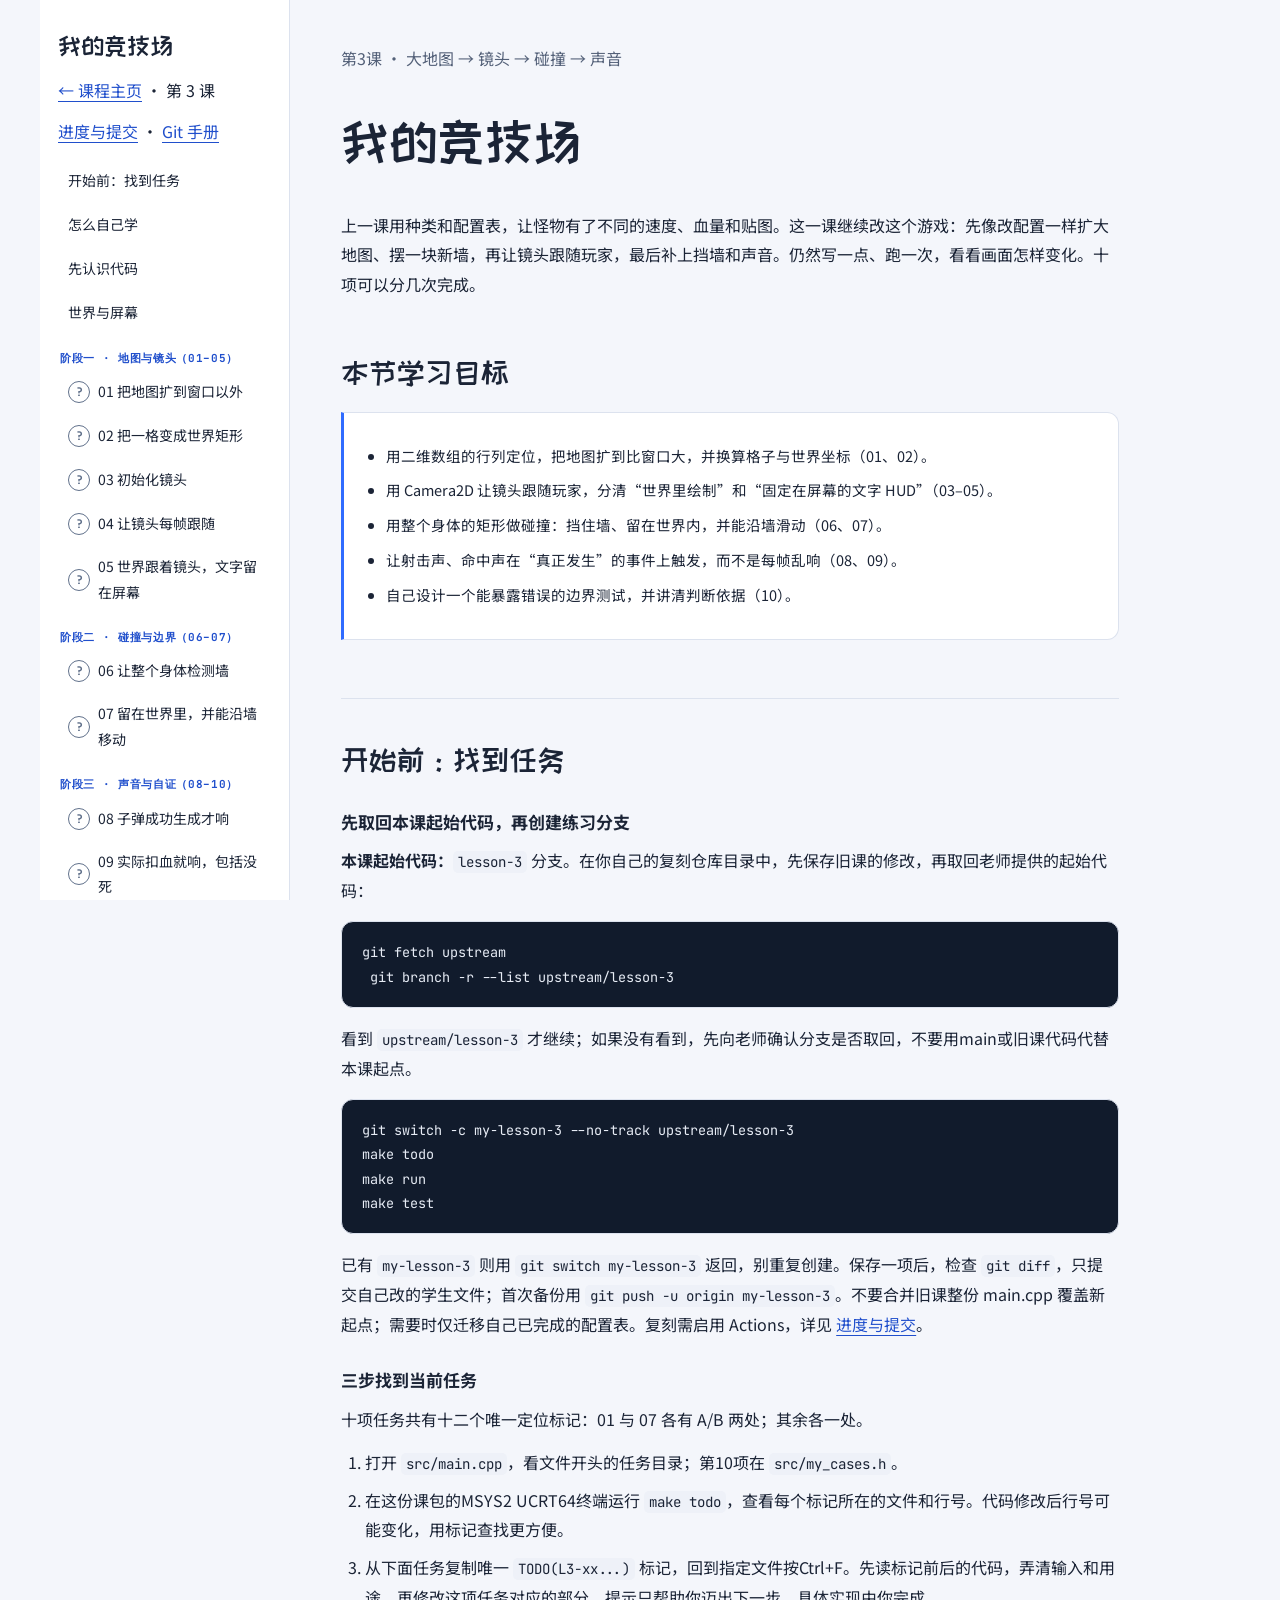
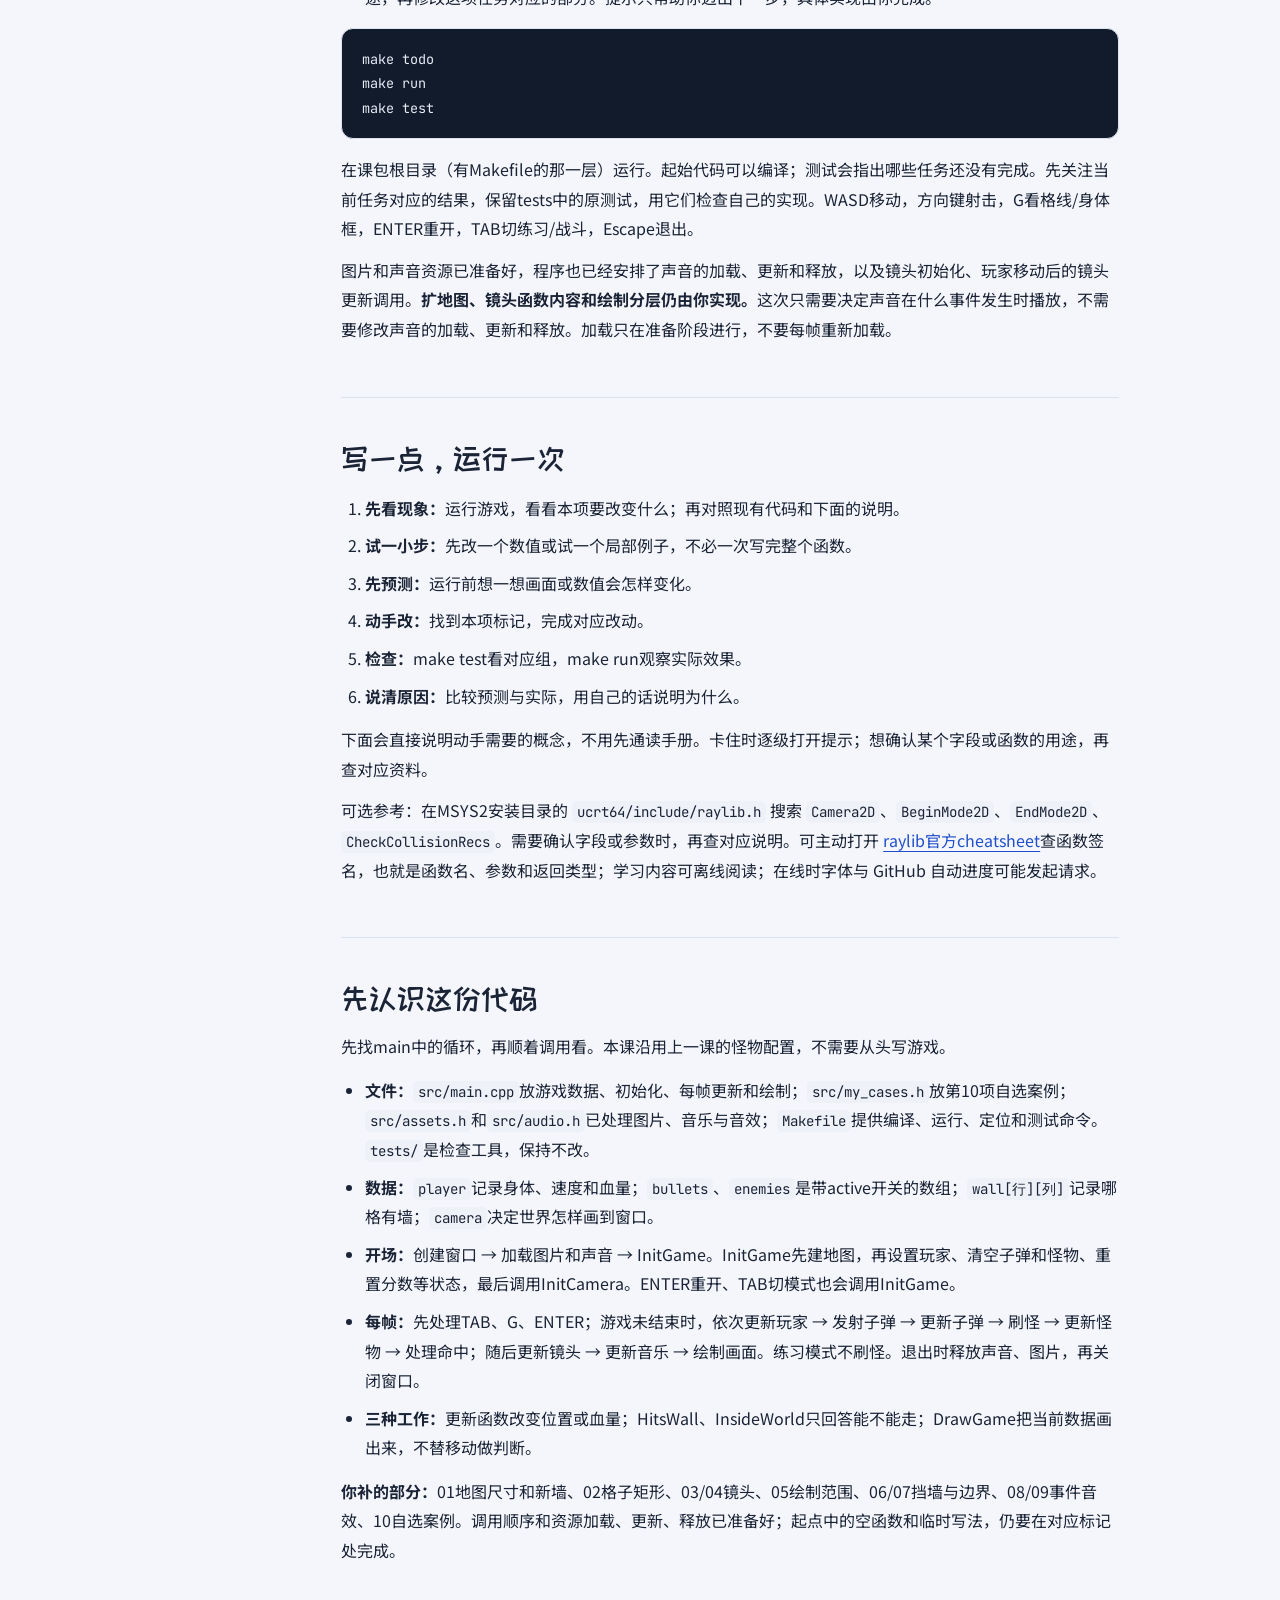
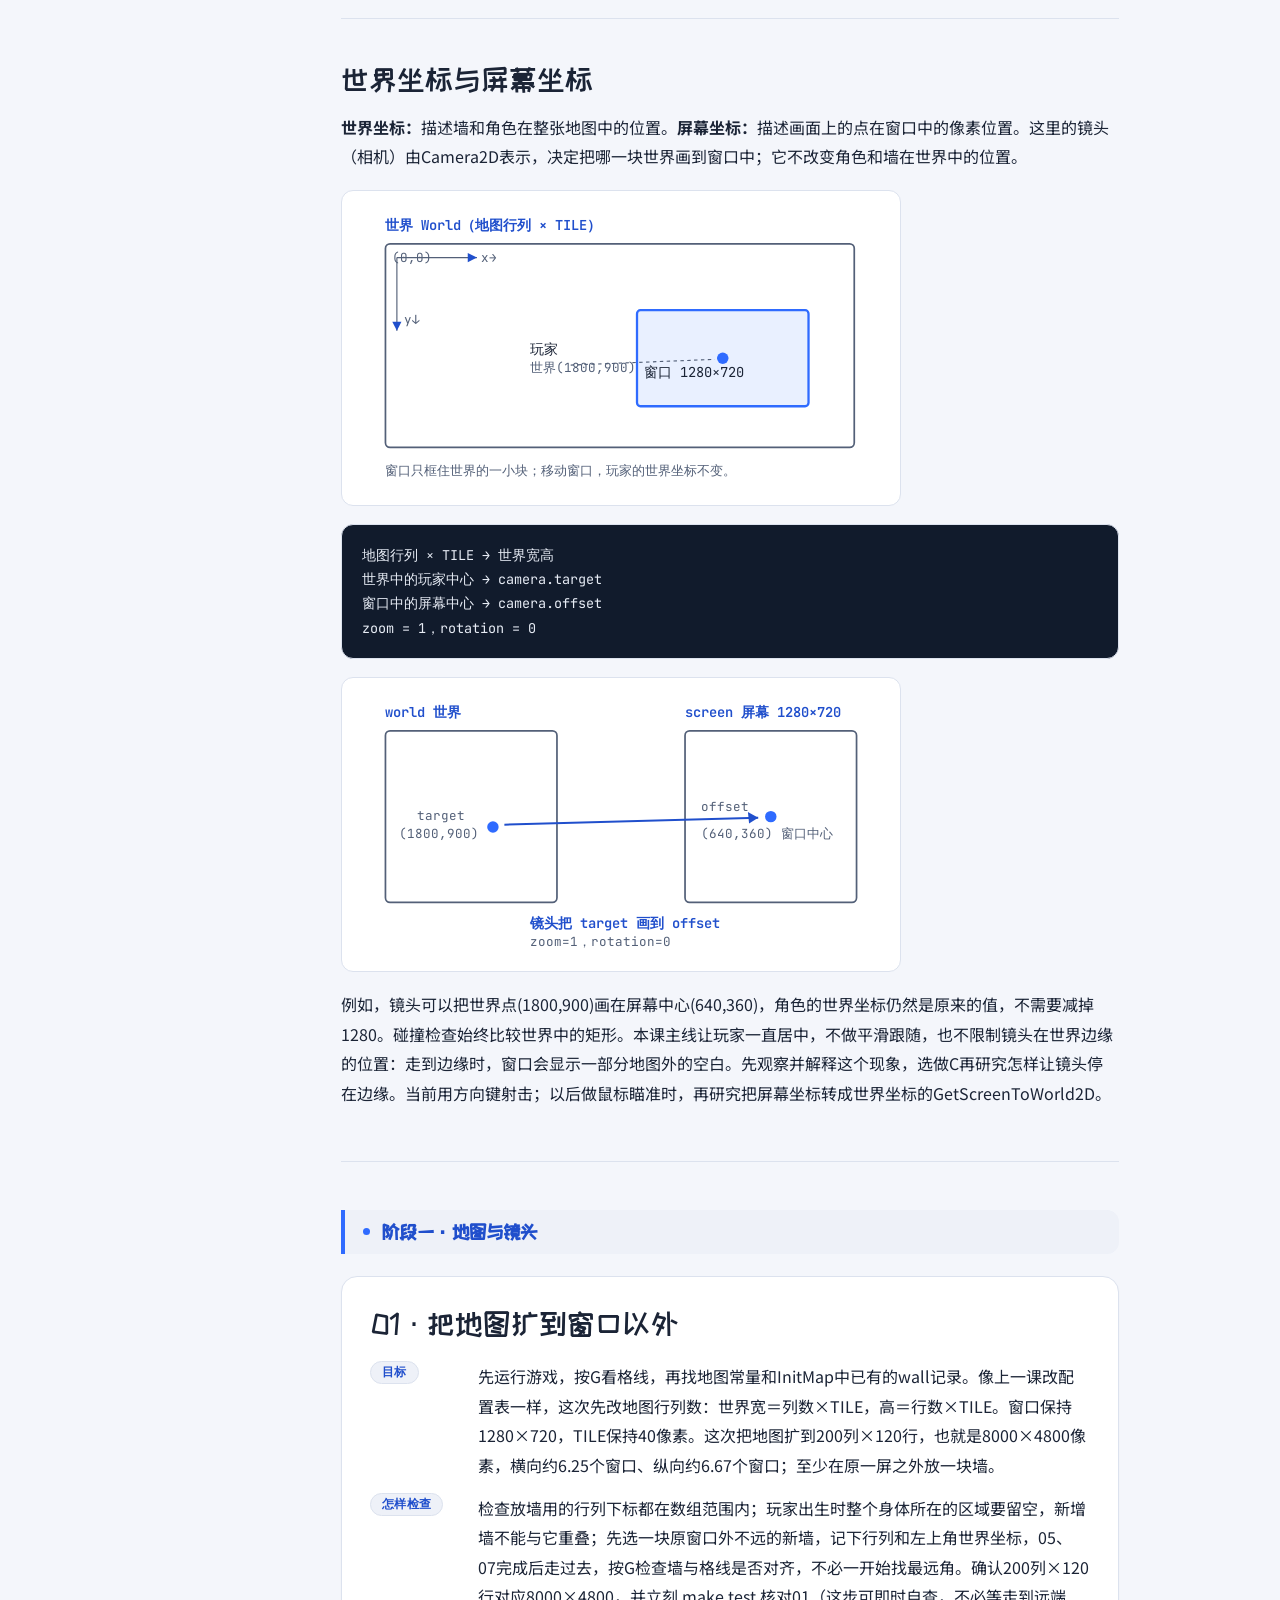
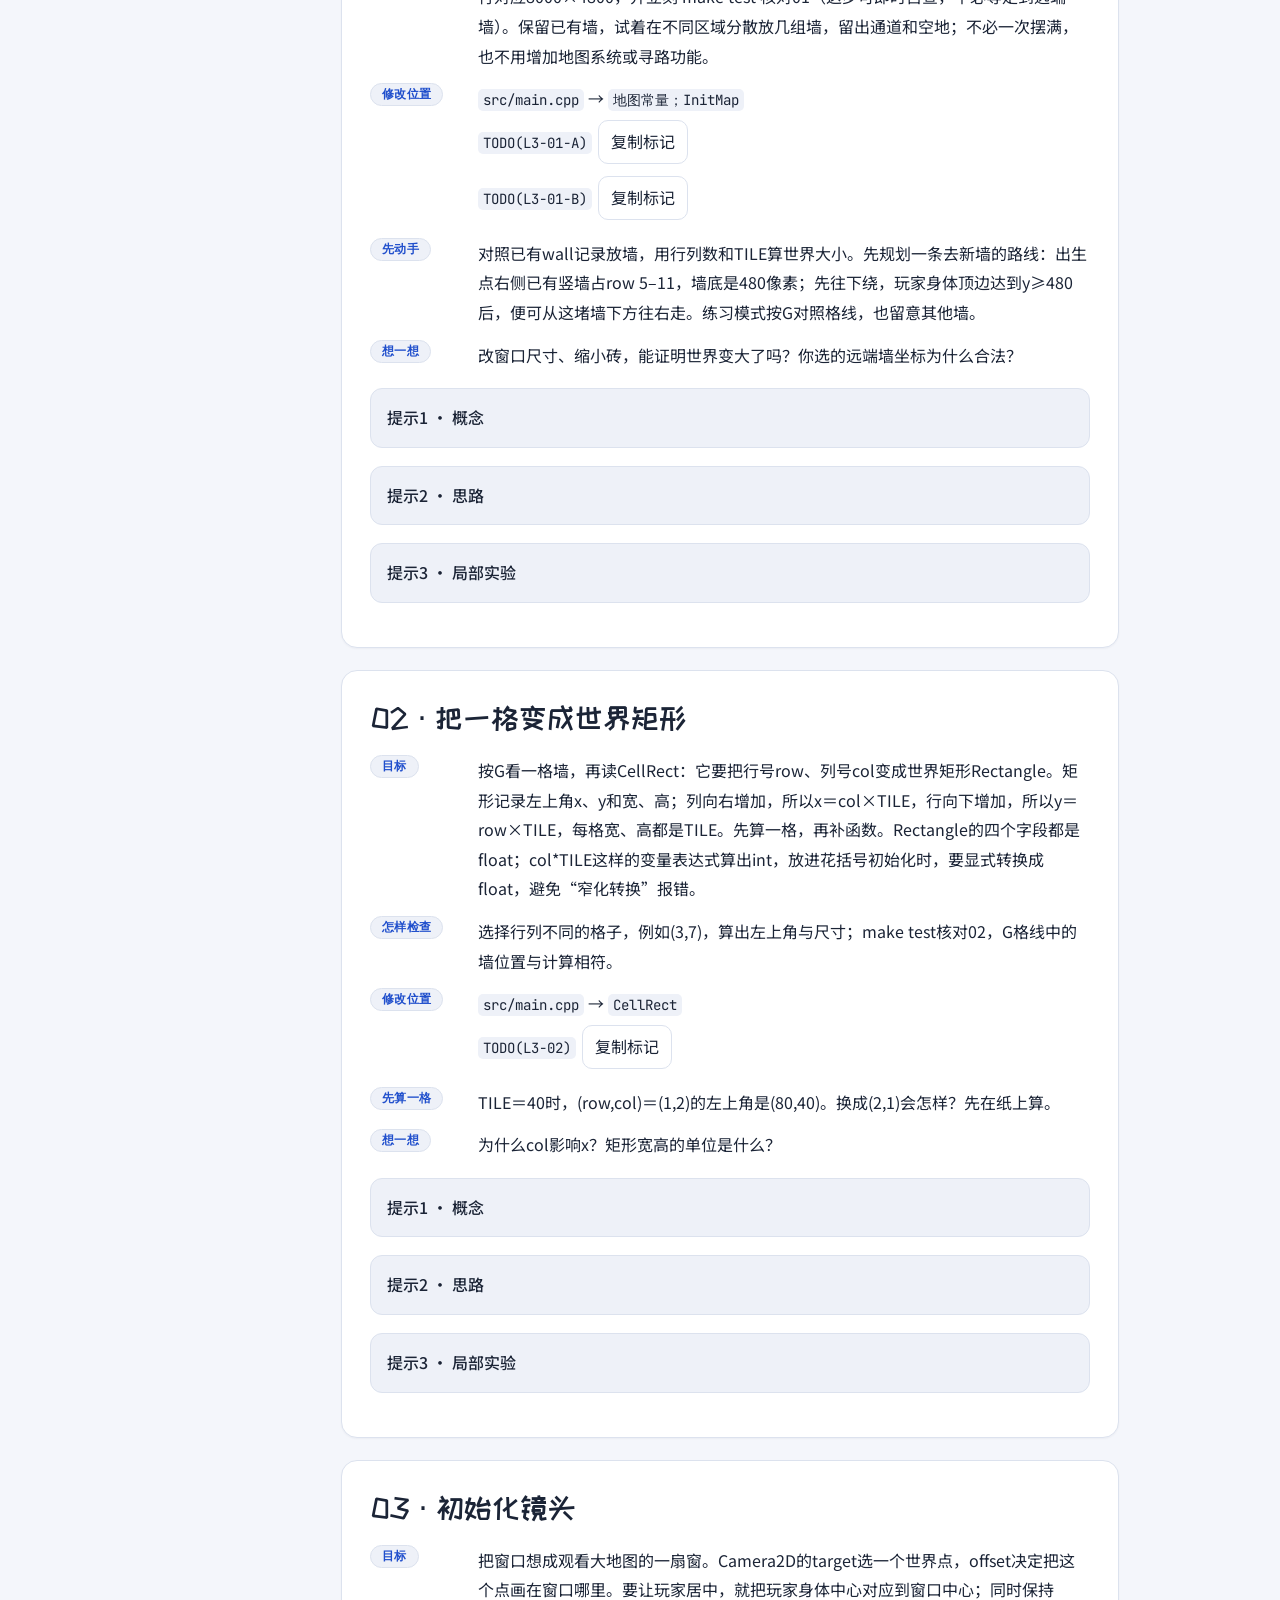
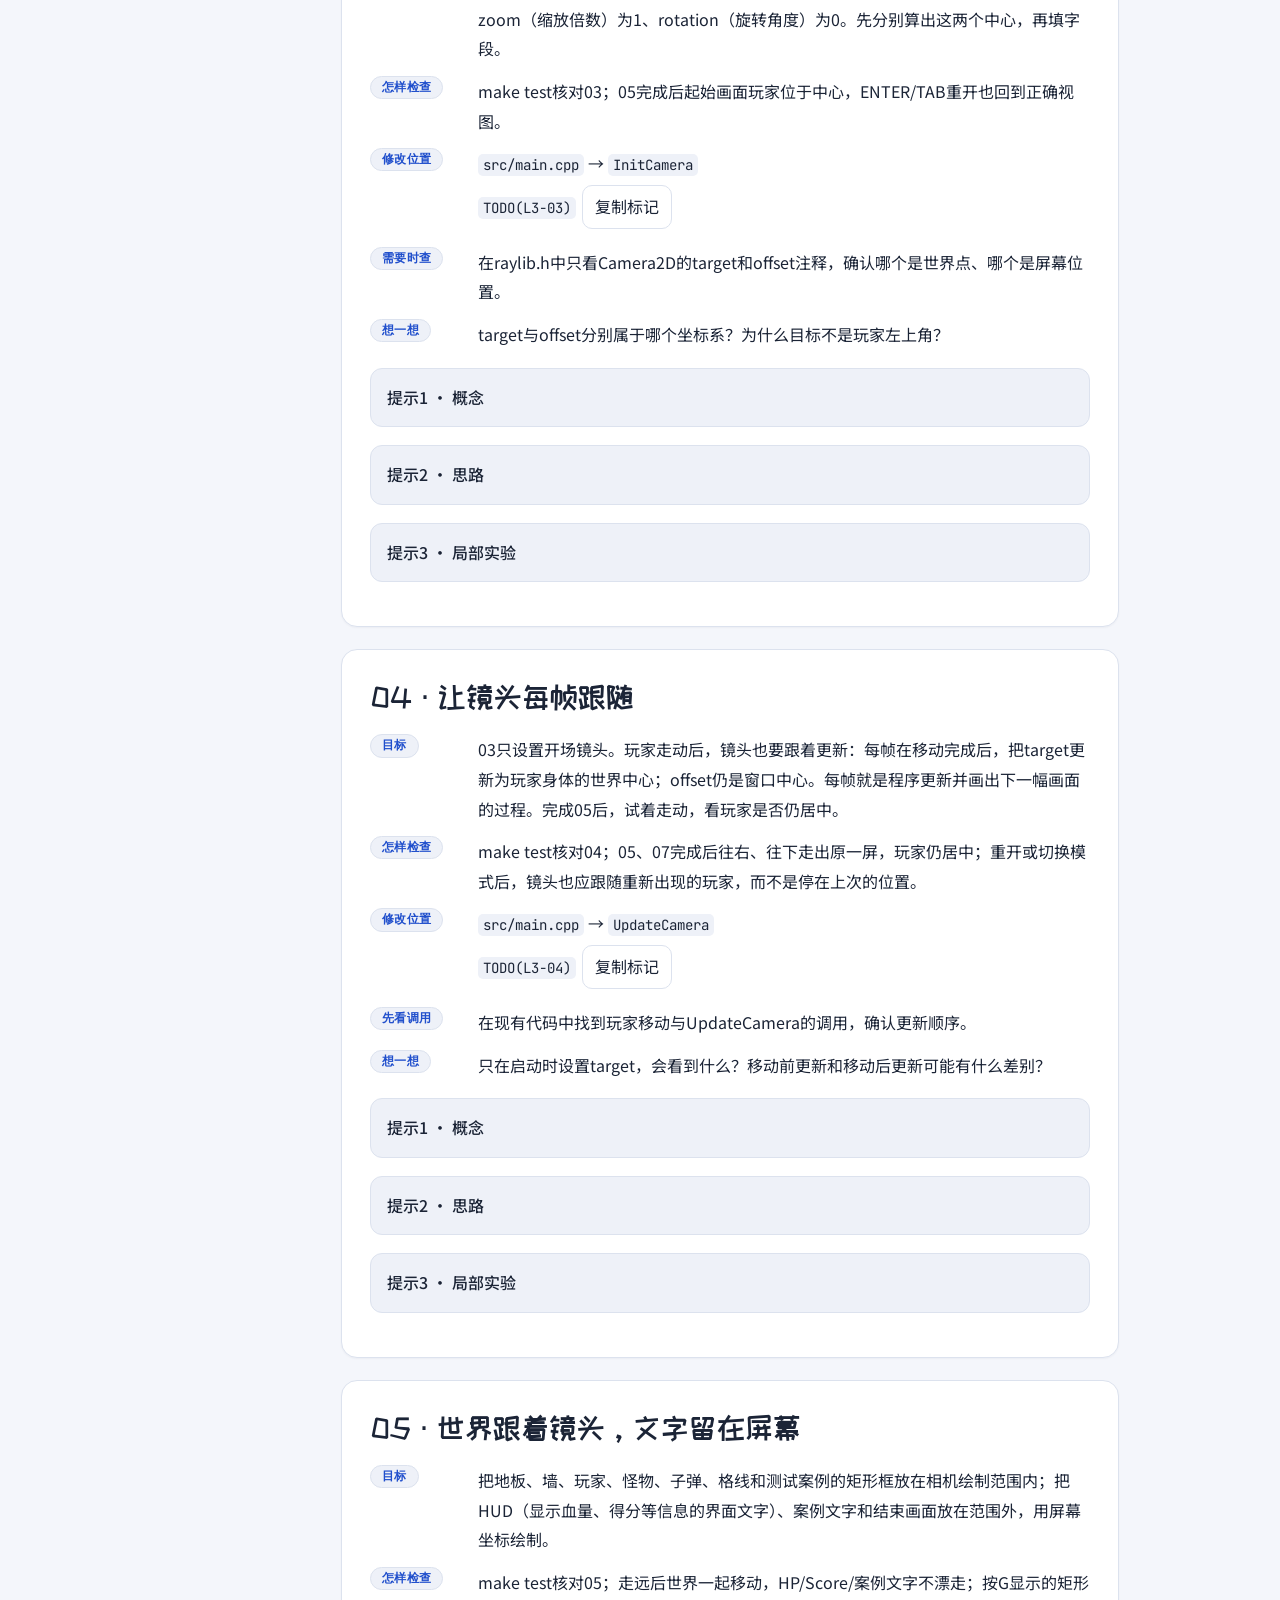
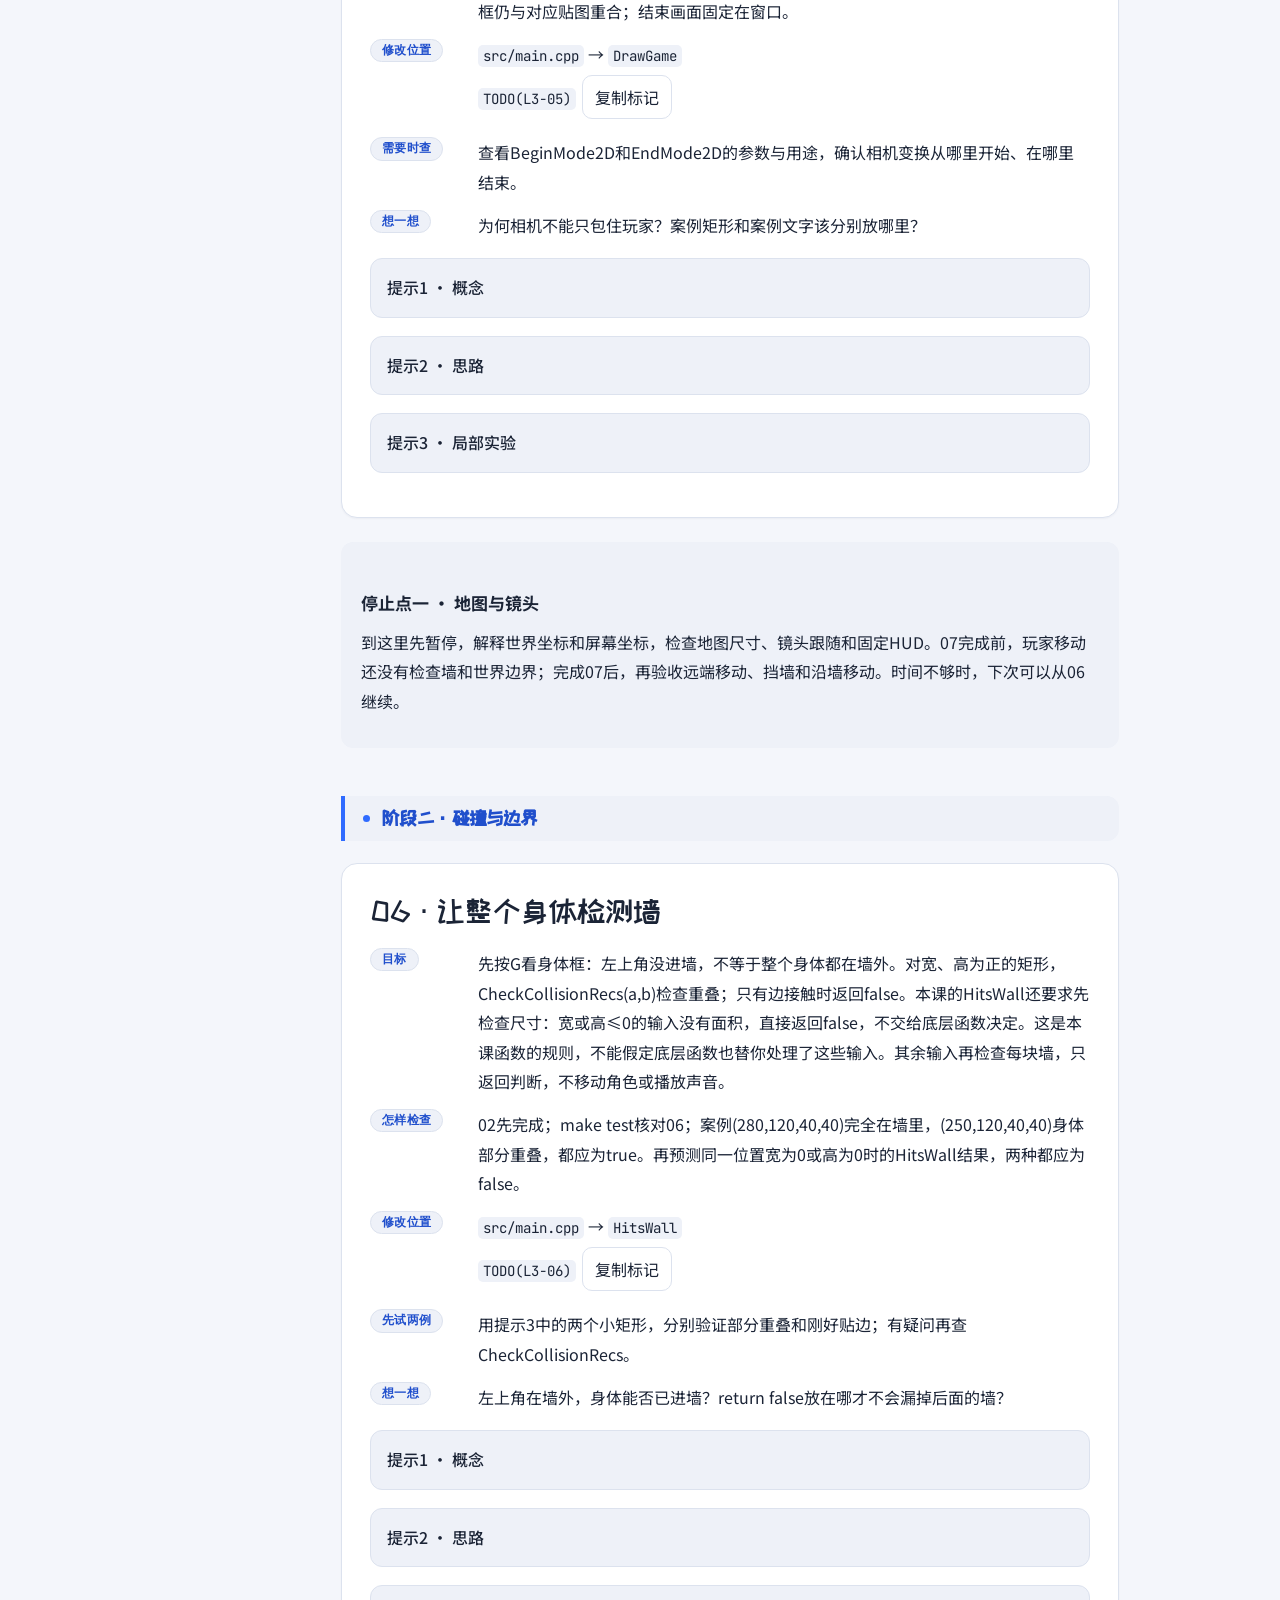
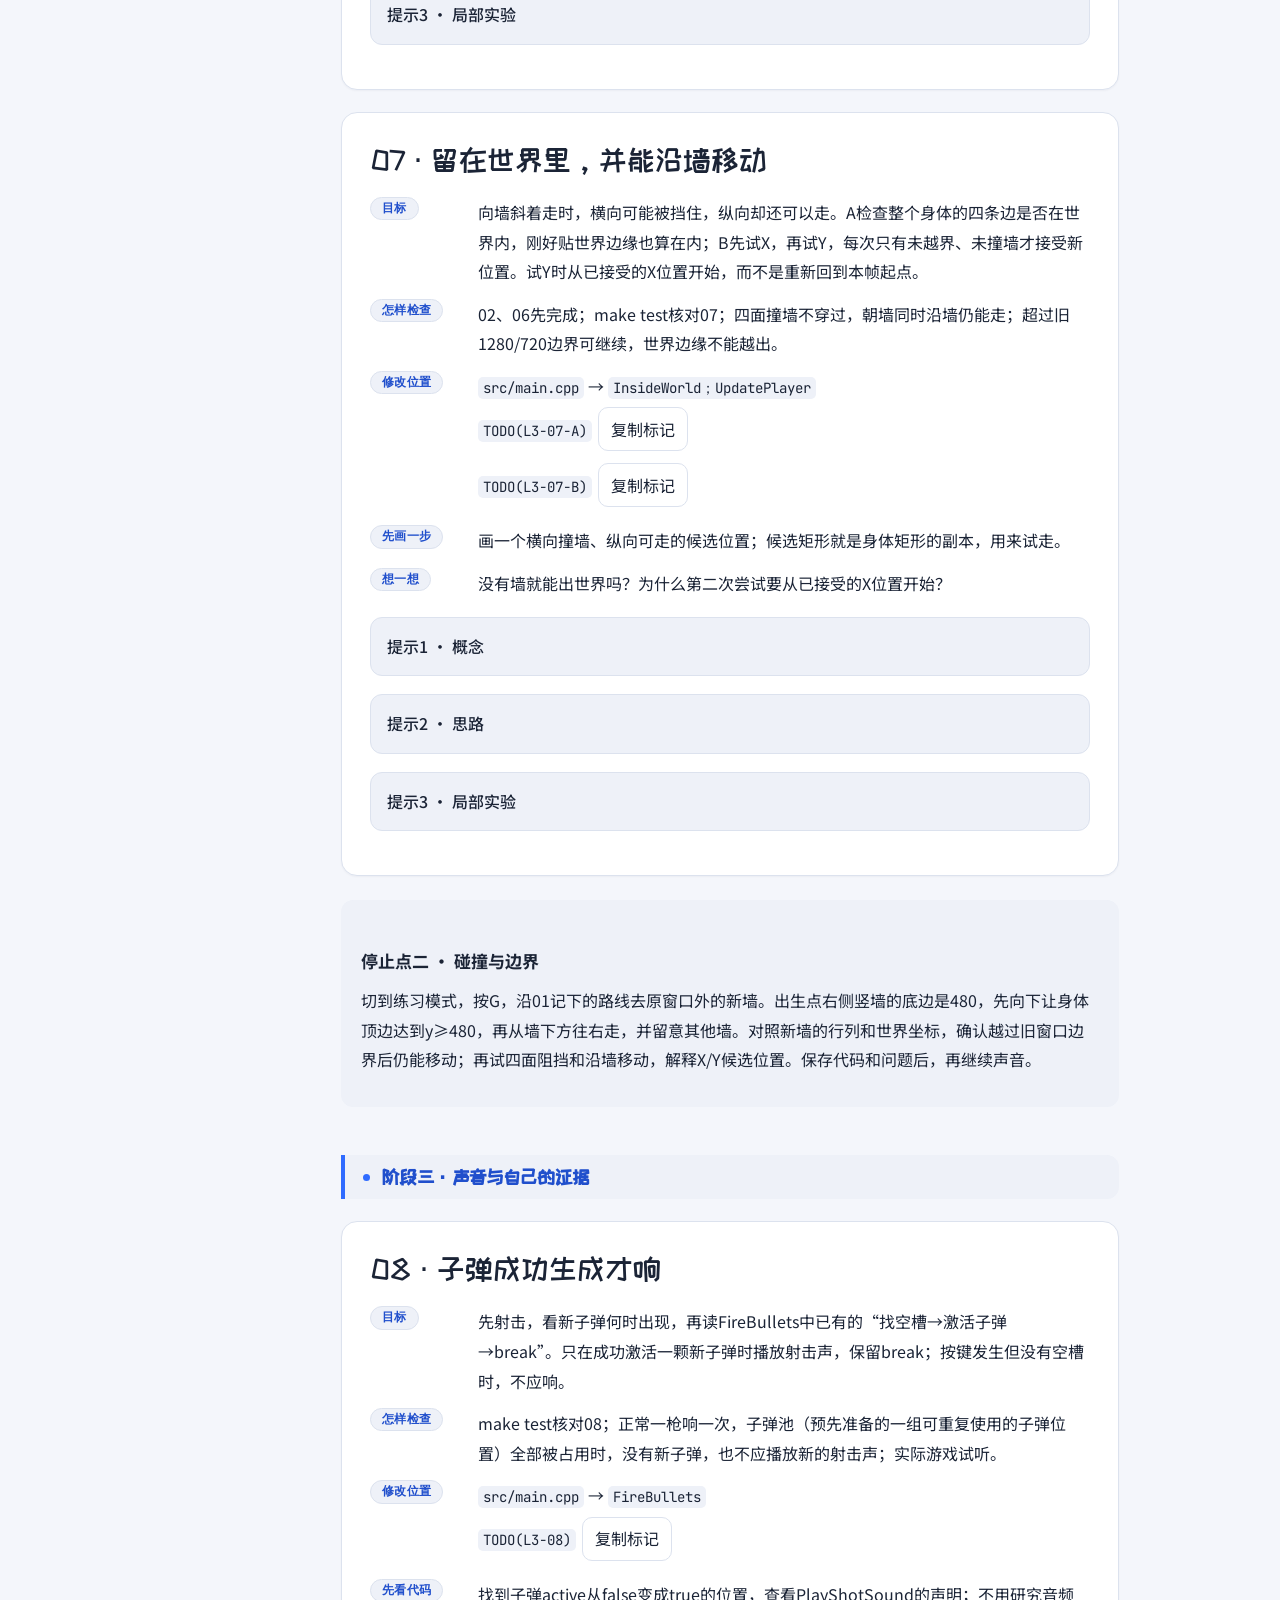
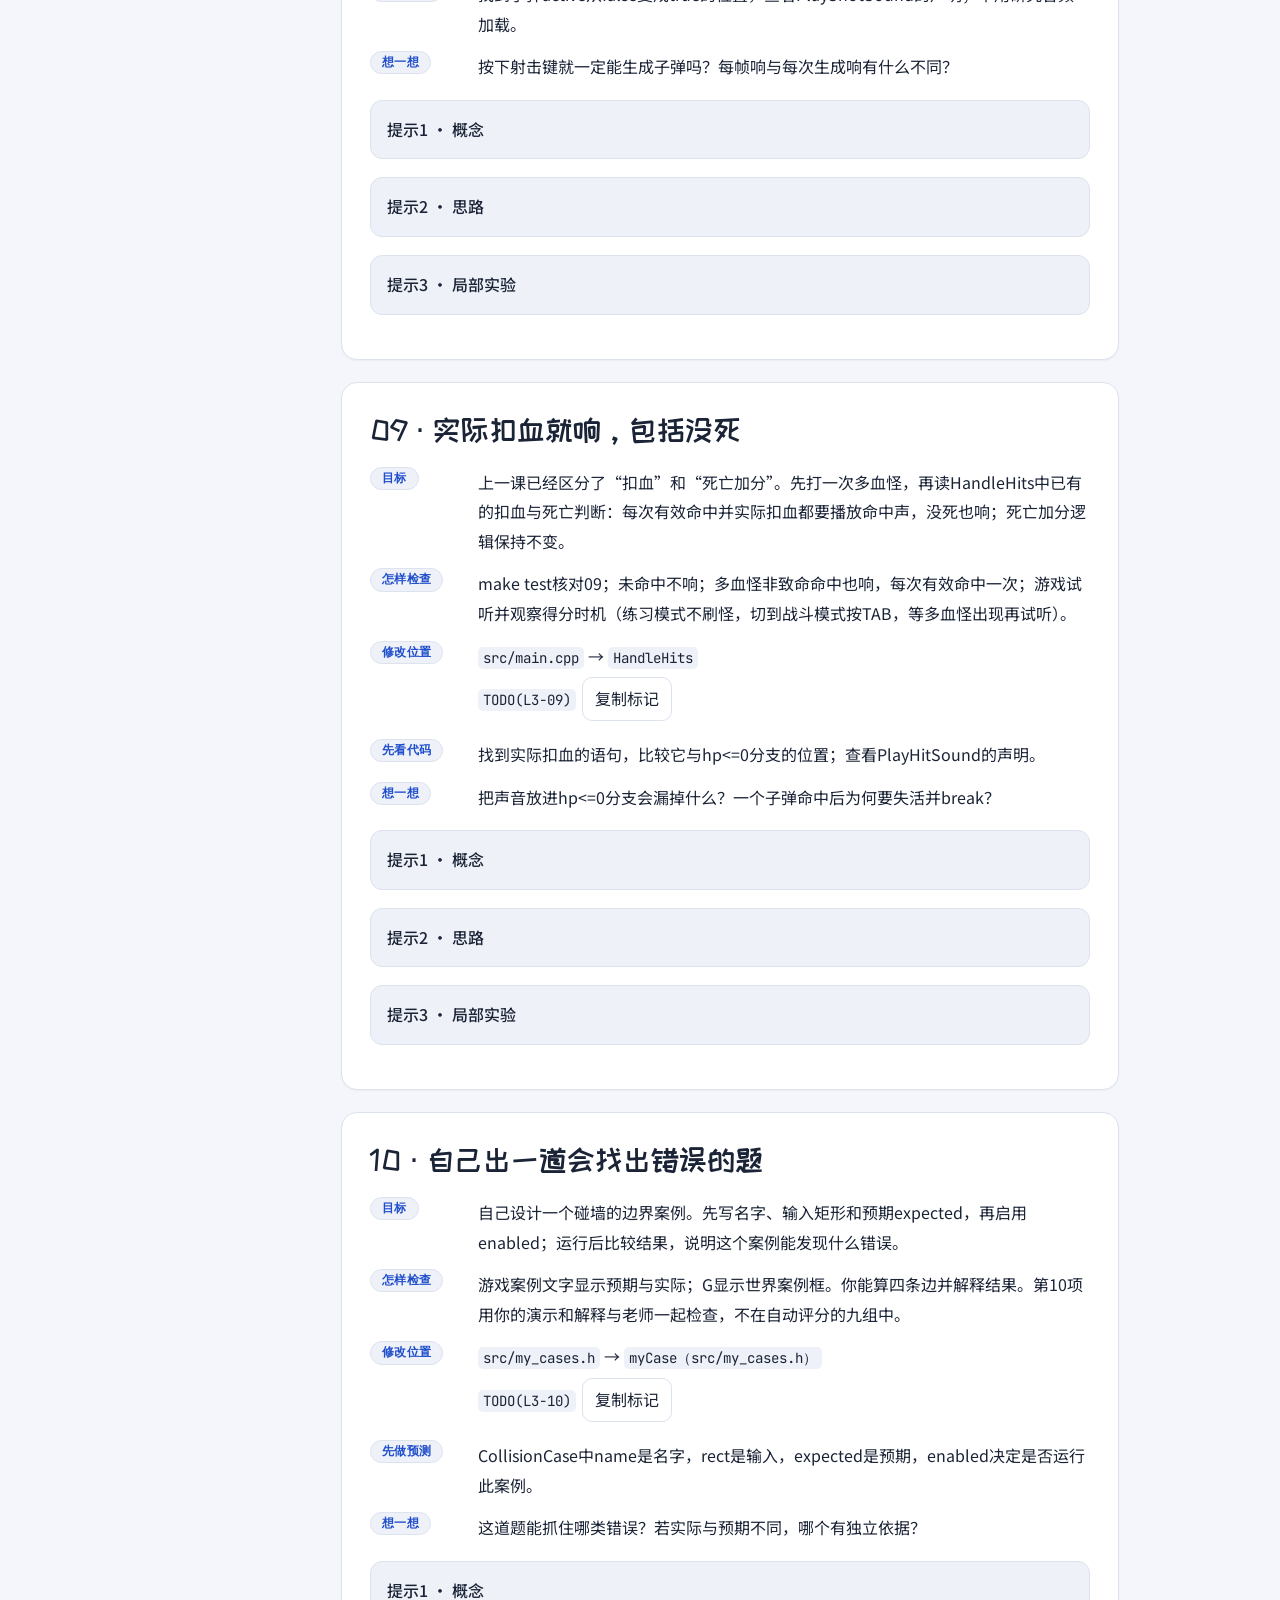
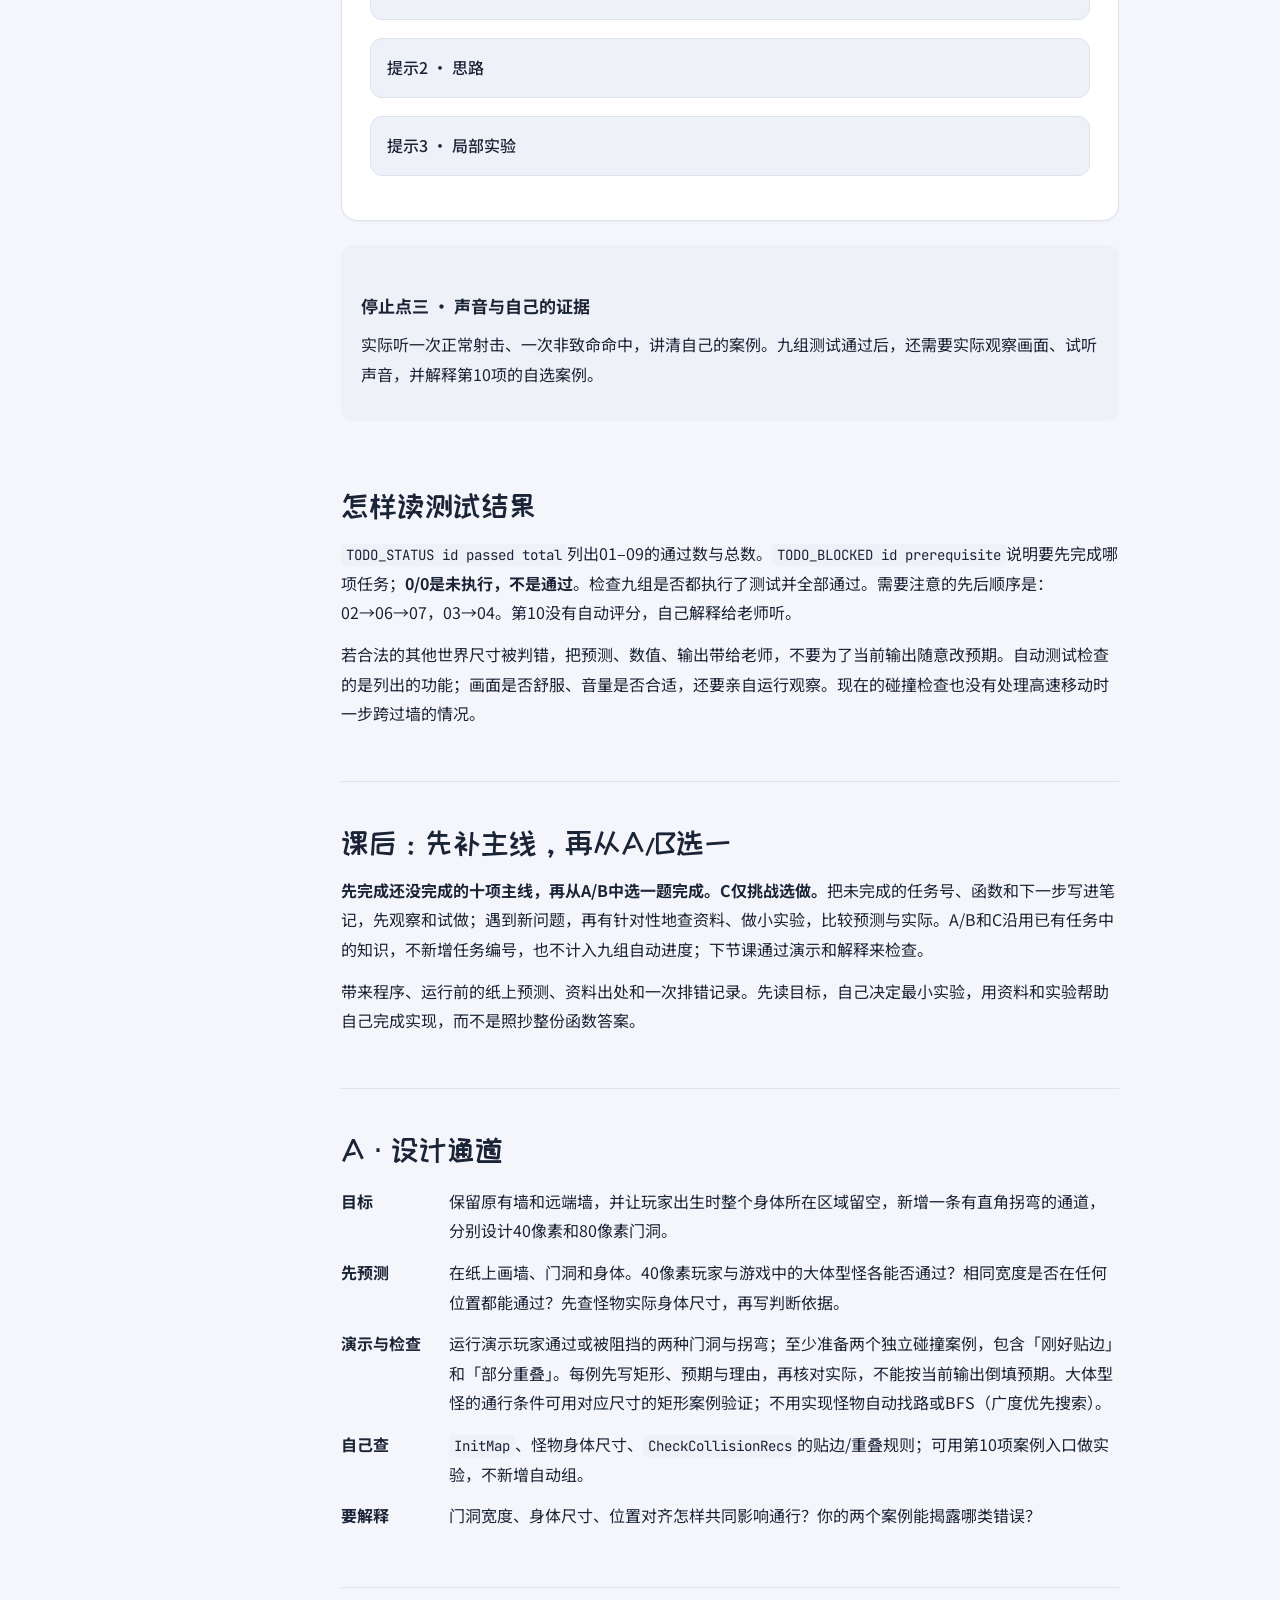
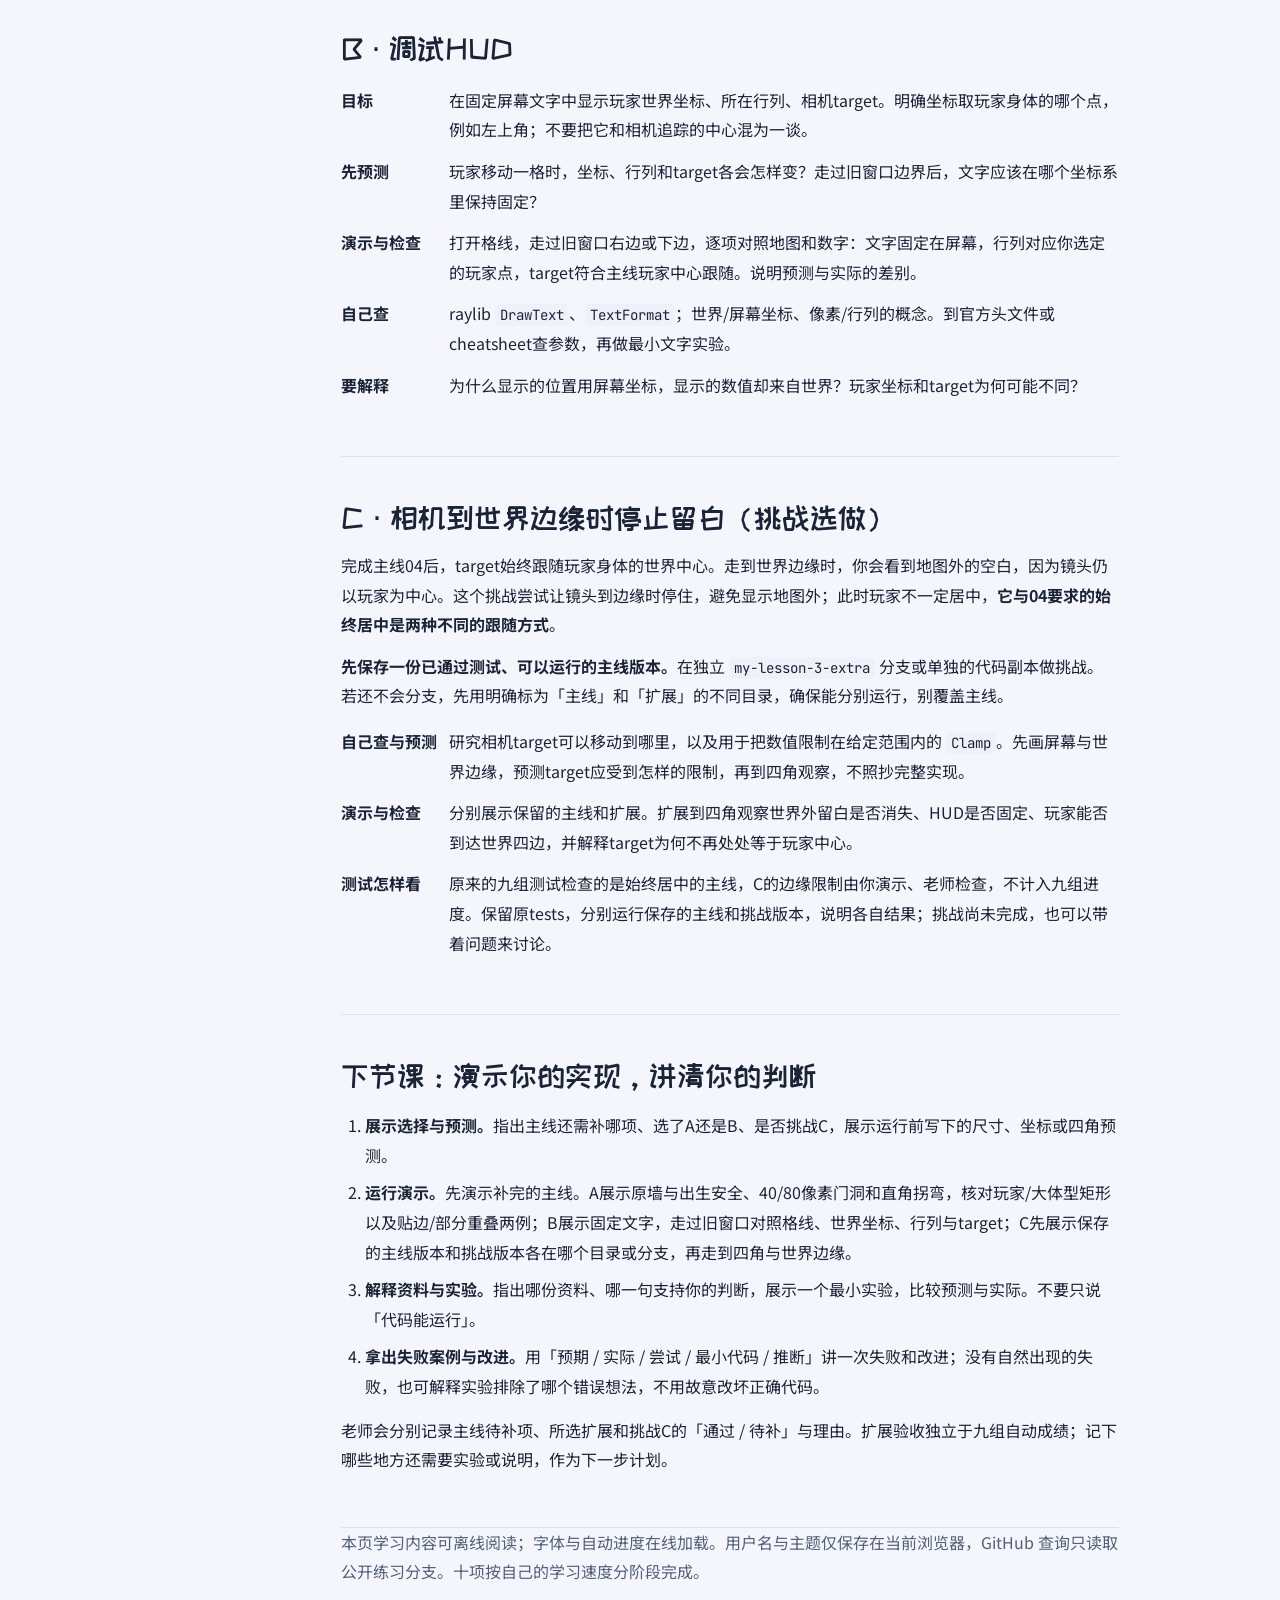
<file: docs/lesson-3/index.html>
<!doctype html><html lang="zh-CN"><head><meta charset="utf-8"><meta name="viewport" content="width=device-width,initial-scale=1,viewport-fit=cover"><meta name="description" content="第3课：大地图、镜头、碰撞与声音。十任务十二标记，以目标验收、独立实验和渐进提示学习。"><title>我的竞技场 · 闯关手册</title><link rel="stylesheet" href="https://fonts.googleapis.com/css2?family=ZCOOL+KuaiLe&family=Noto+Sans+SC:wght@400;500;700&family=JetBrains+Mono:wght@400;600&display=swap"><link rel="stylesheet" href="../base.css"><link rel="stylesheet" href="../todo-progress.css"></head><body data-lesson="3"><a class="skip-link" href="#content">跳到正文</a><div class="layout"><nav aria-label="任务导航"><strong>我的竞技场</strong><p class="tag"><a href="../">← 课程主页</a> · 第 3 课</p><p><a href="../progress/">进度与提交</a> · <a href="../git/">Git 手册</a></p><div class="links"><a href="#start">开始前：找到任务</a><a href="#learn">怎么自己学</a><a href="#code-tour">先认识代码</a><a href="#coords">世界与屏幕</a><span class="nav-phase">阶段一 · 地图与镜头（01–05）</span><a href="#task-01" data-lv="1"><span class="todo-dot" data-todo="3-1">?</span>01 把地图扩到窗口以外</a><a href="#task-02" data-lv="2"><span class="todo-dot" data-todo="3-2">?</span>02 把一格变成世界矩形</a><a href="#task-03" data-lv="3"><span class="todo-dot" data-todo="3-3">?</span>03 初始化镜头</a><a href="#task-04" data-lv="4"><span class="todo-dot" data-todo="3-4">?</span>04 让镜头每帧跟随</a><a href="#task-05" data-lv="5"><span class="todo-dot" data-todo="3-5">?</span>05 世界跟着镜头，文字留在屏幕</a><span class="nav-phase">阶段二 · 碰撞与边界（06–07）</span><a href="#task-06" data-lv="6"><span class="todo-dot" data-todo="3-6">?</span>06 让整个身体检测墙</a><a href="#task-07" data-lv="7"><span class="todo-dot" data-todo="3-7">?</span>07 留在世界里，并能沿墙移动</a><span class="nav-phase">阶段三 · 声音与自证（08–10）</span><a href="#task-08" data-lv="8"><span class="todo-dot" data-todo="3-8">?</span>08 子弹成功生成才响</a><a href="#task-09" data-lv="9"><span class="todo-dot" data-todo="3-9">?</span>09 实际扣血就响，包括没死</a><a href="#task-10"><span class="manual">人工</span>10 自己出一道会找出错误的题</a><a href="#debug">怎样读测试结果</a><a href="#homework">课后：A/B选一</a><a href="#extra-a">A 设计通道</a><a href="#extra-b">B 调试HUD</a><a href="#extra-c">C 相机边缘（挑战）</a><a href="#next-check">下节课带什么</a></div><div class="prog"><div class="lbl"><span>01–09 自动进度</span><span id="pcount" aria-live="polite">0 / 9</span></div><div class="bar" role="progressbar" aria-label="自动组通过数量，不含第10人工验收" aria-valuemin="0" aria-valuemax="9" aria-valuenow="0"><div class="fill" id="pfill"></div></div></div><button class="themebtn" id="theme" type="button">主题：跟随系统</button><p id="todo-feedback" class="todo-feedback" role="status" aria-live="polite">在首页输入GitHub用户名，push（推送）练习分支后查看自动测试状态；第10项用演示和解释检查。</p><p id="copy-status" class="todo-feedback" role="status" aria-live="polite"></p></nav><main id="content" tabindex="-1"><header><p class="muted">第3课 · 大地图 → 镜头 → 碰撞 → 声音</p><h1>我的竞技场</h1><p>上一课用种类和配置表，让怪物有了不同的速度、血量和贴图。这一课继续改这个游戏：先像改配置一样扩大地图、摆一块新墙，再让镜头跟随玩家，最后补上挡墙和声音。仍然写一点、跑一次，看看画面怎样变化。十项可以分几次完成。</p></header><section id="goals"><h2>本节学习目标</h2><div class="callout"><ul><li>用二维数组的行列定位，把地图扩到比窗口大，并换算格子与世界坐标（01、02）。</li><li>用 Camera2D 让镜头跟随玩家，分清“世界里绘制”和“固定在屏幕的文字 HUD”（03–05）。</li><li>用整个身体的矩形做碰撞：挡住墙、留在世界内，并能沿墙滑动（06、07）。</li><li>让射击声、命中声在“真正发生”的事件上触发，而不是每帧乱响（08、09）。</li><li>自己设计一个能暴露错误的边界测试，并讲清判断依据（10）。</li></ul></div></section>
<section id="start"><h2>开始前：找到任务</h2><h3>先取回本课起始代码，再创建练习分支</h3><p><strong>本课起始代码：</strong><code>lesson-3</code> 分支。在你自己的复刻仓库目录中，先保存旧课的修改，再取回老师提供的起始代码：</p><pre>git fetch upstream
 git branch -r --list upstream/lesson-3
</pre><p>看到 <code>upstream/lesson-3</code> 才继续；如果没有看到，先向老师确认分支是否取回，不要用main或旧课代码代替本课起点。</p><pre>git switch -c my-lesson-3 --no-track upstream/lesson-3
make todo
make run
make test</pre><p>已有 <code>my-lesson-3</code> 则用 <code>git switch my-lesson-3</code> 返回，别重复创建。保存一项后，检查 <code>git diff</code>，只提交自己改的学生文件；首次备份用 <code>git push -u origin my-lesson-3</code>。不要合并旧课整份 main.cpp 覆盖新起点；需要时仅迁移自己已完成的配置表。复刻需启用 Actions，详见 <a href="../progress/">进度与提交</a>。</p><h3>三步找到当前任务</h3><p>十项任务共有十二个唯一定位标记：01 与 07 各有 A/B 两处；其余各一处。</p><ol><li>打开 <code>src/main.cpp</code>，看文件开头的任务目录；第10项在 <code>src/my_cases.h</code>。</li><li>在这份课包的MSYS2 UCRT64终端运行 <code>make todo</code>，查看每个标记所在的文件和行号。代码修改后行号可能变化，用标记查找更方便。</li><li>从下面任务复制唯一 <code>TODO(L3-xx...)</code> 标记，回到指定文件按Ctrl+F。先读标记前后的代码，弄清输入和用途，再修改这项任务对应的部分。提示只帮助你迈出下一步，具体实现由你完成。</li></ol><pre>make todo
make run
make test</pre><p>在课包根目录（有Makefile的那一层）运行。起始代码可以编译；测试会指出哪些任务还没有完成。先关注当前任务对应的结果，保留tests中的原测试，用它们检查自己的实现。WASD移动，方向键射击，G看格线/身体框，ENTER重开，TAB切练习/战斗，Escape退出。</p><p>图片和声音资源已准备好，程序也已经安排了声音的加载、更新和释放，以及镜头初始化、玩家移动后的镜头更新调用。<strong>扩地图、镜头函数内容和绘制分层仍由你实现。</strong>这次只需要决定声音在什么事件发生时播放，不需要修改声音的加载、更新和释放。加载只在准备阶段进行，不要每帧重新加载。</p></section>
<section id="learn"><h2>写一点，运行一次</h2><ol><li><strong>先看现象：</strong>运行游戏，看看本项要改变什么；再对照现有代码和下面的说明。</li><li><strong>试一小步：</strong>先改一个数值或试一个局部例子，不必一次写完整个函数。</li><li><strong>先预测：</strong>运行前想一想画面或数值会怎样变化。</li><li><strong>动手改：</strong>找到本项标记，完成对应改动。</li><li><strong>检查：</strong>make test看对应组，make run观察实际效果。</li><li><strong>说清原因：</strong>比较预测与实际，用自己的话说明为什么。</li></ol><p>下面会直接说明动手需要的概念，不用先通读手册。卡住时逐级打开提示；想确认某个字段或函数的用途，再查对应资料。</p><p>可选参考：在MSYS2安装目录的 <code>ucrt64/include/raylib.h</code> 搜索 <code>Camera2D</code>、<code>BeginMode2D</code>、<code>EndMode2D</code>、<code>CheckCollisionRecs</code>。需要确认字段或参数时，再查对应说明。可主动打开 <a href="https://www.raylib.com/cheatsheet/cheatsheet.html" target="_blank" rel="noopener">raylib官方cheatsheet</a>查函数签名，也就是函数名、参数和返回类型；学习内容可离线阅读；在线时字体与 GitHub 自动进度可能发起请求。</p></section>
<section id="code-tour"><h2>先认识这份代码</h2><p>先找main中的循环，再顺着调用看。本课沿用上一课的怪物配置，不需要从头写游戏。</p><ul><li><strong>文件：</strong><code>src/main.cpp</code>放游戏数据、初始化、每帧更新和绘制；<code>src/my_cases.h</code>放第10项自选案例；<code>src/assets.h</code>和<code>src/audio.h</code>已处理图片、音乐与音效；<code>Makefile</code>提供编译、运行、定位和测试命令。<code>tests/</code>是检查工具，保持不改。</li><li><strong>数据：</strong><code>player</code>记录身体、速度和血量；<code>bullets</code>、<code>enemies</code>是带active开关的数组；<code>wall[行][列]</code>记录哪格有墙；<code>camera</code>决定世界怎样画到窗口。</li><li><strong>开场：</strong>创建窗口 → 加载图片和声音 → InitGame。InitGame先建地图，再设置玩家、清空子弹和怪物、重置分数等状态，最后调用InitCamera。ENTER重开、TAB切模式也会调用InitGame。</li><li><strong>每帧：</strong>先处理TAB、G、ENTER；游戏未结束时，依次更新玩家 → 发射子弹 → 更新子弹 → 刷怪 → 更新怪物 → 处理命中；随后更新镜头 → 更新音乐 → 绘制画面。练习模式不刷怪。退出时释放声音、图片，再关闭窗口。</li><li><strong>三种工作：</strong>更新函数改变位置或血量；HitsWall、InsideWorld只回答能不能走；DrawGame把当前数据画出来，不替移动做判断。</li></ul><p><strong>你补的部分：</strong>01地图尺寸和新墙、02格子矩形、03/04镜头、05绘制范围、06/07挡墙与边界、08/09事件音效、10自选案例。调用顺序和资源加载、更新、释放已准备好；起点中的空函数和临时写法，仍要在对应标记处完成。</p></section>
<section id="coords"><h2>世界坐标与屏幕坐标</h2><p><strong>世界坐标：</strong>描述墙和角色在整张地图中的位置。<strong>屏幕坐标：</strong>描述画面上的点在窗口中的像素位置。这里的镜头（相机）由Camera2D表示，决定把哪一块世界画到窗口中；它不改变角色和墙在世界中的位置。</p><svg class="diagram" viewBox="0 0 460 250" role="img" aria-labelledby="dgaT dgaD"><title id="dgaT">世界坐标与屏幕坐标示意</title><desc id="dgaD">一个大的世界矩形里有玩家，窗口只框住世界的一小块；玩家的世界坐标不随窗口移动而改变。</desc><text class="d-cap" x="24" y="22">世界 World（地图行列 × TILE）</text><rect class="d-box" x="24" y="34" width="410" height="178" rx="4"/><text class="d-dim" x="30" y="50">(0,0)</text><line class="d-axis" x1="34" y1="46" x2="104" y2="46"/><polygon class="d-head" points="104,46 96,42 96,50"/><text class="d-dim" x="108" y="50">x→</text><line class="d-axis" x1="34" y1="46" x2="34" y2="110"/><polygon class="d-head" points="34,110 30,102 38,102"/><text class="d-dim" x="40" y="104">y↓</text><rect class="d-view" x="244" y="92" width="150" height="84" rx="3"/><text x="250" y="150">窗口 1280×720</text><circle class="d-pt" cx="319" cy="134" r="5"/><text x="150" y="130">玩家</text><text class="d-dim" x="150" y="146">世界(1800,900)</text><line class="d-axis" x1="186" y1="140" x2="312" y2="135" stroke-dasharray="3 3"/><text class="d-dim" x="24" y="236">窗口只框住世界的一小块；移动窗口，玩家的世界坐标不变。</text></svg>
<pre>地图行列 × TILE → 世界宽高
世界中的玩家中心 → camera.target
窗口中的屏幕中心 → camera.offset
zoom = 1，rotation = 0</pre><svg class="diagram" viewBox="0 0 460 232" role="img" aria-labelledby="dgbT dgbD"><title id="dgbT">Camera2D 的 target 与 offset</title><desc id="dgbD">镜头把世界中的 target 点，画到屏幕中 offset 指定的位置；本课让玩家一直居中。</desc><text class="d-cap" x="24" y="22">world 世界</text><rect class="d-box" x="24" y="34" width="150" height="150" rx="4"/><circle class="d-pt" cx="118" cy="118" r="5"/><text class="d-dim" x="52" y="112">target</text><text class="d-dim" x="36" y="128">(1800,900)</text><text class="d-cap" x="286" y="22">screen 屏幕 1280×720</text><rect class="d-box" x="286" y="34" width="150" height="150" rx="4"/><circle class="d-pt" cx="361" cy="109" r="5"/><text class="d-dim" x="300" y="104">offset</text><text class="d-dim" x="300" y="128">(640,360) 窗口中心</text><line class="d-arrow" x1="128" y1="116" x2="350" y2="110"/><polygon class="d-head" points="350,110 341,105 342,115"/><text class="d-cap" x="150" y="206">镜头把 target 画到 offset</text><text class="d-dim" x="150" y="222">zoom=1，rotation=0</text></svg>
<p>例如，镜头可以把世界点(1800,900)画在屏幕中心(640,360)，角色的世界坐标仍然是原来的值，不需要减掉1280。碰撞检查始终比较世界中的矩形。本课主线让玩家一直居中，不做平滑跟随，也不限制镜头在世界边缘的位置：走到边缘时，窗口会显示一部分地图外的空白。先观察并解释这个现象，选做C再研究怎样让镜头停在边缘。当前用方向键射击；以后做鼠标瞄准时，再研究把屏幕坐标转成世界坐标的GetScreenToWorld2D。</p></section><p class="phase-label">阶段一 · 地图与镜头</p><section id="task-01"><h2>01 · 把地图扩到窗口以外</h2><dl><dt>目标</dt><dd>先运行游戏，按G看格线，再找地图常量和InitMap中已有的wall记录。像上一课改配置表一样，这次先改地图行列数：世界宽＝列数×TILE，高＝行数×TILE。窗口保持1280×720，TILE保持40像素。这次把地图扩到200列×120行，也就是8000×4800像素，横向约6.25个窗口、纵向约6.67个窗口；至少在原一屏之外放一块墙。</dd><dt>怎样检查</dt><dd>检查放墙用的行列下标都在数组范围内；玩家出生时整个身体所在的区域要留空，新增墙不能与它重叠；先选一块原窗口外不远的新墙，记下行列和左上角世界坐标，05、07完成后走过去，按G检查墙与格线是否对齐，不必一开始找最远角。确认200列×120行对应8000×4800，并立刻 make test 核对01（这步可即时自查，不必等走到远端墙）。保留已有墙，试着在不同区域分散放几组墙，留出通道和空地；不必一次摆满，也不用增加地图系统或寻路功能。</dd><dt>修改位置</dt><dd><code>src/main.cpp</code> → <code>地图常量；InitMap</code><div><code id="marker-01-0">TODO(L3-01-A)</code><button type="button" data-copy="marker-01-0">复制标记</button></div><div><code id="marker-01-1">TODO(L3-01-B)</code><button type="button" data-copy="marker-01-1">复制标记</button></div></dd><dt>先动手</dt><dd>对照已有wall记录放墙，用行列数和TILE算世界大小。先规划一条去新墙的路线：出生点右侧已有竖墙占row 5–11，墙底是480像素；先往下绕，玩家身体顶边达到y≥480后，便可从这堵墙下方往右走。练习模式按G对照格线，也留意其他墙。</dd><dt>想一想</dt><dd>改窗口尺寸、缩小砖，能证明世界变大了吗？你选的远端墙坐标为什么合法？</dd></dl><details><summary>提示1 · 概念</summary><p>窗口表示你一次能看见多少，数组表示世界有多少格。下标从0开始，最后一个有效下标是行数或列数减一。</p></details><details><summary>提示2 · 思路</summary><p>先在纸上算世界宽高与远端墙的行列，再改A；确认尺寸后才在B放墙。保留已有少量墙。</p></details><details><summary>提示3 · 局部实验</summary><p>小练习：8列、每格40像素，世界宽320；列下标7的左边是280，右边是320，列下标8已越界。改成10列时，宽度和最后一列左边各是多少？这个小例子只用来算，不是游戏地图尺寸。</p></details></section><section id="task-02"><h2>02 · 把一格变成世界矩形</h2><dl><dt>目标</dt><dd>按G看一格墙，再读CellRect：它要把行号row、列号col变成世界矩形Rectangle。矩形记录左上角x、y和宽、高；列向右增加，所以x＝col×TILE，行向下增加，所以y＝row×TILE，每格宽、高都是TILE。先算一格，再补函数。Rectangle的四个字段都是float；col*TILE这样的变量表达式算出int，放进花括号初始化时，要显式转换成float，避免“窄化转换”报错。</dd><dt>怎样检查</dt><dd>选择行列不同的格子，例如(3,7)，算出左上角与尺寸；make test核对02，G格线中的墙位置与计算相符。</dd><dt>修改位置</dt><dd><code>src/main.cpp</code> → <code>CellRect</code><div><code id="marker-02-0">TODO(L3-02)</code><button type="button" data-copy="marker-02-0">复制标记</button></div></dd><dt>先算一格</dt><dd>TILE＝40时，(row,col)＝(1,2)的左上角是(80,40)。换成(2,1)会怎样？先在纸上算。</dd><dt>想一想</dt><dd>为什么col影响x？矩形宽高的单位是什么？</dd></dl><details><summary>提示1 · 概念</summary><p>数组写行、列；世界横向是x，纵向是y。</p></details><details><summary>提示2 · 思路</summary><p>先分别算左边、上边、宽、高，不要把数组编号直接当像素。</p></details><details><summary>提示3 · 局部实验</summary><p>单表达式例子：static_cast&lt;float&gt;(col * TILE)，意思是把列坐标的整数结果转成float。7*40是编译时已知、可精确表示的常量，col*TILE却含变量；花括号初始化对后者更严格。照这个思路处理字段类型即可，不必先研究C++标准。</p></details></section><section id="task-03"><h2>03 · 初始化镜头</h2><dl><dt>目标</dt><dd>把窗口想成观看大地图的一扇窗。Camera2D的target选一个世界点，offset决定把这个点画在窗口哪里。要让玩家居中，就把玩家身体中心对应到窗口中心；同时保持zoom（缩放倍数）为1、rotation（旋转角度）为0。先分别算出这两个中心，再填字段。</dd><dt>怎样检查</dt><dd>make test核对03；05完成后起始画面玩家位于中心，ENTER/TAB重开也回到正确视图。</dd><dt>修改位置</dt><dd><code>src/main.cpp</code> → <code>InitCamera</code><div><code id="marker-03-0">TODO(L3-03)</code><button type="button" data-copy="marker-03-0">复制标记</button></div></dd><dt>需要时查</dt><dd>在raylib.h中只看Camera2D的target和offset注释，确认哪个是世界点、哪个是屏幕位置。</dd><dt>想一想</dt><dd>target与offset分别属于哪个坐标系？为什么目标不是玩家左上角？</dd></dl><details><summary>提示1 · 概念</summary><p>在本机raylib.h中查这两个字段：target指定世界中的目标点，offset指定它画在屏幕上的位置。窗口左上角是屏幕坐标的原点。</p></details><details><summary>提示2 · 思路</summary><p>先独立算两个中心，再决定它们各填哪个字段。这一版先保持直接居中，不增加平滑跟随、交互缩放或世界边缘限制。</p></details><details><summary>提示3 · 局部实验</summary><p>纸上实验：zoom=1、rotation=0，target=(1000,500)、offset=(640,360)，则世界点(1000,500)画在屏幕(640,360)。只让target.x增加40，世界中的方块不动，预测它在屏幕上往哪边移、移多少。画出对应点即可，不用另建程序。</p></details></section><section id="task-04"><h2>04 · 让镜头每帧跟随</h2><dl><dt>目标</dt><dd>03只设置开场镜头。玩家走动后，镜头也要跟着更新：每帧在移动完成后，把target更新为玩家身体的世界中心；offset仍是窗口中心。每帧就是程序更新并画出下一幅画面的过程。完成05后，试着走动，看玩家是否仍居中。</dd><dt>怎样检查</dt><dd>make test核对04；05、07完成后往右、往下走出原一屏，玩家仍居中；重开或切换模式后，镜头也应跟随重新出现的玩家，而不是停在上次的位置。</dd><dt>修改位置</dt><dd><code>src/main.cpp</code> → <code>UpdateCamera</code><div><code id="marker-04-0">TODO(L3-04)</code><button type="button" data-copy="marker-04-0">复制标记</button></div></dd><dt>先看调用</dt><dd>在现有代码中找到玩家移动与UpdateCamera的调用，确认更新顺序。</dd><dt>想一想</dt><dd>只在启动时设置target，会看到什么？移动前更新和移动后更新可能有什么差别？</dd></dl><details><summary>提示1 · 概念</summary><p>角色的世界位置变，映射到的屏幕位置可以不变。</p></details><details><summary>提示2 · 思路</summary><p>看看程序先移动玩家还是先更新镜头。初始化和移动后每帧更新的调用已经写好，这项任务由你补上函数内部的计算。</p></details><details><summary>提示3 · 局部实验</summary><p>局部练习：矩形左上角(90,50)、尺寸(20,40)，中心是(100,70)。向右移5后，世界中心怎样变？offset不变、target跟着中心变时，矩形中心在屏幕上会不会动？</p></details></section><section id="task-05"><h2>05 · 世界跟着镜头，文字留在屏幕</h2><dl><dt>目标</dt><dd>把地板、墙、玩家、怪物、子弹、格线和测试案例的矩形框放在相机绘制范围内；把HUD（显示血量、得分等信息的界面文字）、案例文字和结束画面放在范围外，用屏幕坐标绘制。</dd><dt>怎样检查</dt><dd>make test核对05；走远后世界一起移动，HP/Score/案例文字不漂走；按G显示的矩形框仍与对应贴图重合；结束画面固定在窗口。</dd><dt>修改位置</dt><dd><code>src/main.cpp</code> → <code>DrawGame</code><div><code id="marker-05-0">TODO(L3-05)</code><button type="button" data-copy="marker-05-0">复制标记</button></div></dd><dt>需要时查</dt><dd>查看BeginMode2D和EndMode2D的参数与用途，确认相机变换从哪里开始、在哪里结束。</dd><dt>想一想</dt><dd>为何相机不能只包住玩家？案例矩形和案例文字该分别放哪里？</dd></dl><details><summary>提示1 · 概念</summary><p>BeginMode2D之后的绘制使用镜头变换，直到EndMode2D；碰撞矩形无需改成屏幕坐标。</p></details><details><summary>提示2 · 思路</summary><p>先给已有绘制调用分类，再决定范围边界。格线长度用世界尺寸。不能把EndDrawing当成EndMode2D。</p></details><details><summary>提示3 · 局部实验</summary><p>纸上排序实验：世界方块、屏幕标签各一个，用两个括号标出谁在2D模式内。自行查签名后写最小实验，不要先重排整个游戏。</p></details></section><aside class="stop"><h3>停止点一 · 地图与镜头</h3><p>到这里先暂停，解释世界坐标和屏幕坐标，检查地图尺寸、镜头跟随和固定HUD。07完成前，玩家移动还没有检查墙和世界边界；完成07后，再验收远端移动、挡墙和沿墙移动。时间不够时，下次可以从06继续。</p></aside><p class="phase-label">阶段二 · 碰撞与边界</p><section id="task-06"><h2>06 · 让整个身体检测墙</h2><dl><dt>目标</dt><dd>先按G看身体框：左上角没进墙，不等于整个身体都在墙外。对宽、高为正的矩形，CheckCollisionRecs(a,b)检查重叠；只有边接触时返回false。本课的HitsWall还要求先检查尺寸：宽或高≤0的输入没有面积，直接返回false，不交给底层函数决定。这是本课函数的规则，不能假定底层函数也替你处理了这些输入。其余输入再检查每块墙，只返回判断，不移动角色或播放声音。</dd><dt>怎样检查</dt><dd>02先完成；make test核对06；案例(280,120,40,40)完全在墙里，(250,120,40,40)身体部分重叠，都应为true。再预测同一位置宽为0或高为0时的HitsWall结果，两种都应为false。</dd><dt>修改位置</dt><dd><code>src/main.cpp</code> → <code>HitsWall</code><div><code id="marker-06-0">TODO(L3-06)</code><button type="button" data-copy="marker-06-0">复制标记</button></div></dd><dt>先试两例</dt><dd>用提示3中的两个小矩形，分别验证部分重叠和刚好贴边；有疑问再查CheckCollisionRecs。</dd><dt>想一想</dt><dd>左上角在墙外，身体能否已进墙？return false放在哪才不会漏掉后面的墙？</dd></dl><details><summary>提示1 · 概念</summary><p>比较两个世界矩形，而非两个点。</p></details><details><summary>提示2 · 思路</summary><p>先排除宽或高非正的输入，再访问有效行列内的墙，用CellRect得到墙格矩形。发现重叠即可结束；所有墙检查完才判断没有墙。</p></details><details><summary>提示3 · 局部实验</summary><p>最小实验：在独立小程序比较Rectangle a={0,0,10,10}与b={9,0,10,10}，先预测再调用CheckCollisionRecs。随后只把b.x改成10，观察两个矩形只有边接触、没有重叠面积时，函数返回什么。</p></details></section><section id="task-07"><h2>07 · 留在世界里，并能沿墙移动</h2><dl><dt>目标</dt><dd>向墙斜着走时，横向可能被挡住，纵向却还可以走。A检查整个身体的四条边是否在世界内，刚好贴世界边缘也算在内；B先试X，再试Y，每次只有未越界、未撞墙才接受新位置。试Y时从已接受的X位置开始，而不是重新回到本帧起点。</dd><dt>怎样检查</dt><dd>02、06先完成；make test核对07；四面撞墙不穿过，朝墙同时沿墙仍能走；超过旧1280/720边界可继续，世界边缘不能越出。</dd><dt>修改位置</dt><dd><code>src/main.cpp</code> → <code>InsideWorld；UpdatePlayer</code><div><code id="marker-07-0">TODO(L3-07-A)</code><button type="button" data-copy="marker-07-0">复制标记</button></div><div><code id="marker-07-1">TODO(L3-07-B)</code><button type="button" data-copy="marker-07-1">复制标记</button></div></dd><dt>先画一步</dt><dd>画一个横向撞墙、纵向可走的候选位置；候选矩形就是身体矩形的副本，用来试走。</dd><dt>想一想</dt><dd>没有墙就能出世界吗？为什么第二次尝试要从已接受的X位置开始？</dd></dl><details><summary>提示1 · 概念</summary><p>世界边界关心矩形四条边，不是屏幕边界；镜头也不改变碰撞规则。</p></details><details><summary>提示2 · 思路</summary><p>逐步推演：身体从(10,10)开始，本帧想向右、向下各走5。先试(15,10)，如果撞墙就仍在(10,10)；再试(10,15)，若合法就接受。反过来，X成功时试Y应从(15,10)出发。把候选位置检查完再移动，不必先移动再回退。</p></details><details><summary>提示3 · 局部实验</summary><p>局部副本实验：Rectangle candidate=player.rect; 只改candidate.x，观察player.rect是否随之改变。再解释这为何能用于试走。</p></details></section><aside class="stop"><h3>停止点二 · 碰撞与边界</h3><p>切到练习模式，按G，沿01记下的路线去原窗口外的新墙。出生点右侧竖墙的底边是480，先向下让身体顶边达到y≥480，再从墙下方往右走，并留意其他墙。对照新墙的行列和世界坐标，确认越过旧窗口边界后仍能移动；再试四面阻挡和沿墙移动，解释X/Y候选位置。保存代码和问题后，再继续声音。</p></aside><p class="phase-label">阶段三 · 声音与自己的证据</p><section id="task-08"><h2>08 · 子弹成功生成才响</h2><dl><dt>目标</dt><dd>先射击，看新子弹何时出现，再读FireBullets中已有的“找空槽→激活子弹→break”。只在成功激活一颗新子弹时播放射击声，保留break；按键发生但没有空槽时，不应响。</dd><dt>怎样检查</dt><dd>make test核对08；正常一枪响一次，子弹池（预先准备的一组可重复使用的子弹位置）全部被占用时，没有新子弹，也不应播放新的射击声；实际游戏试听。</dd><dt>修改位置</dt><dd><code>src/main.cpp</code> → <code>FireBullets</code><div><code id="marker-08-0">TODO(L3-08)</code><button type="button" data-copy="marker-08-0">复制标记</button></div></dd><dt>先看代码</dt><dd>找到子弹active从false变成true的位置，查看PlayShotSound的声明；不用研究音频加载。</dd><dt>想一想</dt><dd>按下射击键就一定能生成子弹吗？每帧响与每次生成响有什么不同？</dd></dl><details><summary>提示1 · 概念</summary><p>声音属于发生的事件。</p></details><details><summary>提示2 · 思路</summary><p>沿着现有循环读一遍：什么时候找到空槽，什么时候激活子弹，什么时候break？再比较所有槽都被占用时会经过哪些语句。</p></details><details><summary>提示3 · 局部实验</summary><p>纸上实验：只有两个槽且都active，按向右的方向键。逐条走过现有循环，记下生成数与声音数的预期，不需真的打满128颗。</p></details></section><section id="task-09"><h2>09 · 实际扣血就响，包括没死</h2><dl><dt>目标</dt><dd>上一课已经区分了“扣血”和“死亡加分”。先打一次多血怪，再读HandleHits中已有的扣血与死亡判断：每次有效命中并实际扣血都要播放命中声，没死也响；死亡加分逻辑保持不变。</dd><dt>怎样检查</dt><dd>make test核对09；未命中不响；多血怪非致命命中也响，每次有效命中一次；游戏试听并观察得分时机（练习模式不刷怪，切到战斗模式按TAB，等多血怪出现再试听）。</dd><dt>修改位置</dt><dd><code>src/main.cpp</code> → <code>HandleHits</code><div><code id="marker-09-0">TODO(L3-09)</code><button type="button" data-copy="marker-09-0">复制标记</button></div></dd><dt>先看代码</dt><dd>找到实际扣血的语句，比较它与hp&lt;=0分支的位置；查看PlayHitSound的声明。</dd><dt>想一想</dt><dd>把声音放进hp&lt;=0分支会漏掉什么？一个子弹命中后为何要失活并break？</dd></dl><details><summary>提示1 · 概念</summary><p>受伤与死亡不是同一件事。</p></details><details><summary>提示2 · 思路</summary><p>找到子弹与怪物相交后实际扣血的位置，看看子弹何时被设为不再活动，让声音对应这次有效命中。</p></details><details><summary>提示3 · 局部实验</summary><p>纸上实验：怪物初始3血，分别记录第1、2、3次有效命中后的血量、声音次数、是否加分，先预测再观察。</p></details></section><section id="task-10"><h2>10 · 自己出一道会找出错误的题</h2><dl><dt>目标</dt><dd>自己设计一个碰墙的边界案例。先写名字、输入矩形和预期expected，再启用enabled；运行后比较结果，说明这个案例能发现什么错误。</dd><dt>怎样检查</dt><dd>游戏案例文字显示预期与实际；G显示世界案例框。你能算四条边并解释结果。第10项用你的演示和解释与老师一起检查，不在自动评分的九组中。</dd><dt>修改位置</dt><dd><code>src/my_cases.h</code> → <code>myCase（src/my_cases.h）</code><div><code id="marker-10-0">TODO(L3-10)</code><button type="button" data-copy="marker-10-0">复制标记</button></div></dd><dt>先做预测</dt><dd>CollisionCase中name是名字，rect是输入，expected是预期，enabled决定是否运行此案例。</dd><dt>想一想</dt><dd>这道题能抓住哪类错误？若实际与预期不同，哪个有独立依据？</dd></dl><details><summary>提示1 · 概念</summary><p>先根据矩形四条边的位置和重叠规则算出预期，再看程序输出，这样才能发现实现中的错误。</p></details><details><summary>提示2 · 思路</summary><p>可选刚好贴边、墙角部分重叠、跨多格的大矩形。坐标由你决定；先纸上画图。</p></details><details><summary>提示3 · 局部实验</summary><p>局部记录示例：name写测试意图，rect写你的输入，expected写预测；enabled最后打开。选什么矩形、预期是什么，由你根据地图和几何规则决定。</p></details></section><aside class="stop"><h3>停止点三 · 声音与自己的证据</h3><p>实际听一次正常射击、一次非致命命中，讲清自己的案例。九组测试通过后，还需要实际观察画面、试听声音，并解释第10项的自选案例。</p></aside><section id="debug"><h2>怎样读测试结果</h2><p><code>TODO_STATUS id passed total</code>列出01–09的通过数与总数。<code>TODO_BLOCKED id prerequisite</code>说明要先完成哪项任务；<strong>0/0是未执行，不是通过</strong>。检查九组是否都执行了测试并全部通过。需要注意的先后顺序是：02→06→07，03→04。第10没有自动评分，自己解释给老师听。</p><p>若合法的其他世界尺寸被判错，把预测、数值、输出带给老师，不要为了当前输出随意改预期。自动测试检查的是列出的功能；画面是否舒服、音量是否合适，还要亲自运行观察。现在的碰撞检查也没有处理高速移动时一步跨过墙的情况。</p></section>
<section id="homework"><h2>课后：先补主线，再从A/B选一</h2><p><strong>先完成还没完成的十项主线，再从A/B中选一题完成。C仅挑战选做。</strong>把未完成的任务号、函数和下一步写进笔记，先观察和试做；遇到新问题，再有针对性地查资料、做小实验，比较预测与实际。A/B和C沿用已有任务中的知识，不新增任务编号，也不计入九组自动进度；下节课通过演示和解释来检查。</p><p>带来程序、运行前的纸上预测、资料出处和一次排错记录。先读目标，自己决定最小实验，用资料和实验帮助自己完成实现，而不是照抄整份函数答案。</p></section>
<section id="extra-a"><h2>A · 设计通道</h2><dl><dt>目标</dt><dd>保留原有墙和远端墙，并让玩家出生时整个身体所在区域留空，新增一条有直角拐弯的通道，分别设计40像素和80像素门洞。</dd><dt>先预测</dt><dd>在纸上画墙、门洞和身体。40像素玩家与游戏中的大体型怪各能否通过？相同宽度是否在任何位置都能通过？先查怪物实际身体尺寸，再写判断依据。</dd><dt>演示与检查</dt><dd>运行演示玩家通过或被阻挡的两种门洞与拐弯；至少准备两个独立碰撞案例，包含「刚好贴边」和「部分重叠」。每例先写矩形、预期与理由，再核对实际，不能按当前输出倒填预期。大体型怪的通行条件可用对应尺寸的矩形案例验证；不用实现怪物自动找路或BFS（广度优先搜索）。</dd><dt>自己查</dt><dd><code>InitMap</code>、怪物身体尺寸、<code>CheckCollisionRecs</code>的贴边/重叠规则；可用第10项案例入口做实验，不新增自动组。</dd><dt>要解释</dt><dd>门洞宽度、身体尺寸、位置对齐怎样共同影响通行？你的两个案例能揭露哪类错误？</dd></dl></section>
<section id="extra-b"><h2>B · 调试HUD</h2><dl><dt>目标</dt><dd>在固定屏幕文字中显示玩家世界坐标、所在行列、相机target。明确坐标取玩家身体的哪个点，例如左上角；不要把它和相机追踪的中心混为一谈。</dd><dt>先预测</dt><dd>玩家移动一格时，坐标、行列和target各会怎样变？走过旧窗口边界后，文字应该在哪个坐标系里保持固定？</dd><dt>演示与检查</dt><dd>打开格线，走过旧窗口右边或下边，逐项对照地图和数字：文字固定在屏幕，行列对应你选定的玩家点，target符合主线玩家中心跟随。说明预测与实际的差别。</dd><dt>自己查</dt><dd>raylib <code>DrawText</code>、<code>TextFormat</code>；世界/屏幕坐标、像素/行列的概念。到官方头文件或cheatsheet查参数，再做最小文字实验。</dd><dt>要解释</dt><dd>为什么显示的位置用屏幕坐标，显示的数值却来自世界？玩家坐标和target为何可能不同？</dd></dl></section>
<section id="extra-c"><h2>C · 相机到世界边缘时停止留白（挑战选做）</h2><p>完成主线04后，target始终跟随玩家身体的世界中心。走到世界边缘时，你会看到地图外的空白，因为镜头仍以玩家为中心。这个挑战尝试让镜头到边缘时停住，避免显示地图外；此时玩家不一定居中，<strong>它与04要求的始终居中是两种不同的跟随方式</strong>。</p><p><strong>先保存一份已通过测试、可以运行的主线版本。</strong>在独立 <code>my-lesson-3-extra</code> 分支或单独的代码副本做挑战。若还不会分支，先用明确标为「主线」和「扩展」的不同目录，确保能分别运行，别覆盖主线。</p><dl><dt>自己查与预测</dt><dd>研究相机target可以移动到哪里，以及用于把数值限制在给定范围内的 <code>Clamp</code>。先画屏幕与世界边缘，预测target应受到怎样的限制，再到四角观察，不照抄完整实现。</dd><dt>演示与检查</dt><dd>分别展示保留的主线和扩展。扩展到四角观察世界外留白是否消失、HUD是否固定、玩家能否到达世界四边，并解释target为何不再处处等于玩家中心。</dd><dt>测试怎样看</dt><dd>原来的九组测试检查的是始终居中的主线，C的边缘限制由你演示、老师检查，不计入九组进度。保留原tests，分别运行保存的主线和挑战版本，说明各自结果；挑战尚未完成，也可以带着问题来讨论。</dd></dl></section>
<section id="next-check"><h2>下节课：演示你的实现，讲清你的判断</h2><ol><li><strong>展示选择与预测。</strong>指出主线还需补哪项、选了A还是B、是否挑战C，展示运行前写下的尺寸、坐标或四角预测。</li><li><strong>运行演示。</strong>先演示补完的主线。A展示原墙与出生安全、40/80像素门洞和直角拐弯，核对玩家/大体型矩形以及贴边/部分重叠两例；B展示固定文字，走过旧窗口对照格线、世界坐标、行列与target；C先展示保存的主线版本和挑战版本各在哪个目录或分支，再走到四角与世界边缘。</li><li><strong>解释资料与实验。</strong>指出哪份资料、哪一句支持你的判断，展示一个最小实验，比较预测与实际。不要只说「代码能运行」。</li><li><strong>拿出失败案例与改进。</strong>用「预期 / 实际 / 尝试 / 最小代码 / 推断」讲一次失败和改进；没有自然出现的失败，也可解释实验排除了哪个错误想法，不用故意改坏正确代码。</li></ol><p>老师会分别记录主线待补项、所选扩展和挑战C的「通过 / 待补」与理由。扩展验收独立于九组自动成绩；记下哪些地方还需要实验或说明，作为下一步计划。</p></section>
<footer>本页学习内容可离线阅读；字体与自动进度在线加载。用户名与主题仅保存在当前浏览器，GitHub 查询只读取公开练习分支。十项按自己的学习速度分阶段完成。</footer></main></div><script>
document.querySelectorAll('[data-copy]').forEach(button=>button.addEventListener('click',async()=>{const node=document.getElementById(button.dataset.copy);const status=document.getElementById('copy-status');try{if(!navigator.clipboard)throw new Error('clipboard unavailable');await navigator.clipboard.writeText(node.textContent);status.textContent='已复制，可回到编辑器粘贴。';button.textContent='已复制';}catch(error){const range=document.createRange();range.selectNodeContents(node);const selection=window.getSelection();selection.removeAllRanges();selection.addRange(range);status.textContent='自动复制不可用，文本已选中；请按Ctrl+C（手机长按复制）。';button.textContent='请手动复制';}}));
(function(){var key="rogue-hb",button=document.getElementById("theme"),themes=["system","light","dark"],labels={system:"跟随系统",light:"浅色",dark:"深色"};function read(){try{return JSON.parse(localStorage.getItem(key))||{};}catch(e){return {};}}function apply(){var theme=read().theme;if(!themes.includes(theme))theme="system";if(theme==="system")document.documentElement.removeAttribute("data-theme");else document.documentElement.dataset.theme=theme;button.textContent="主题："+labels[theme];}button.addEventListener("click",function(){var data=read(),theme=themes.includes(data.theme)?data.theme:"system";data.theme=themes[(themes.indexOf(theme)+1)%themes.length];try{localStorage.setItem(key,JSON.stringify(data));}catch(e){if(data.theme==="system")document.documentElement.removeAttribute("data-theme");else document.documentElement.dataset.theme=data.theme;button.textContent="主题："+labels[data.theme];return;}apply();});window.addEventListener("storage",function(e){if(e.key===key||e.key===null)apply();});apply();})();</script><script src="../todo-progress.js" defer></script></body></html>
</file>
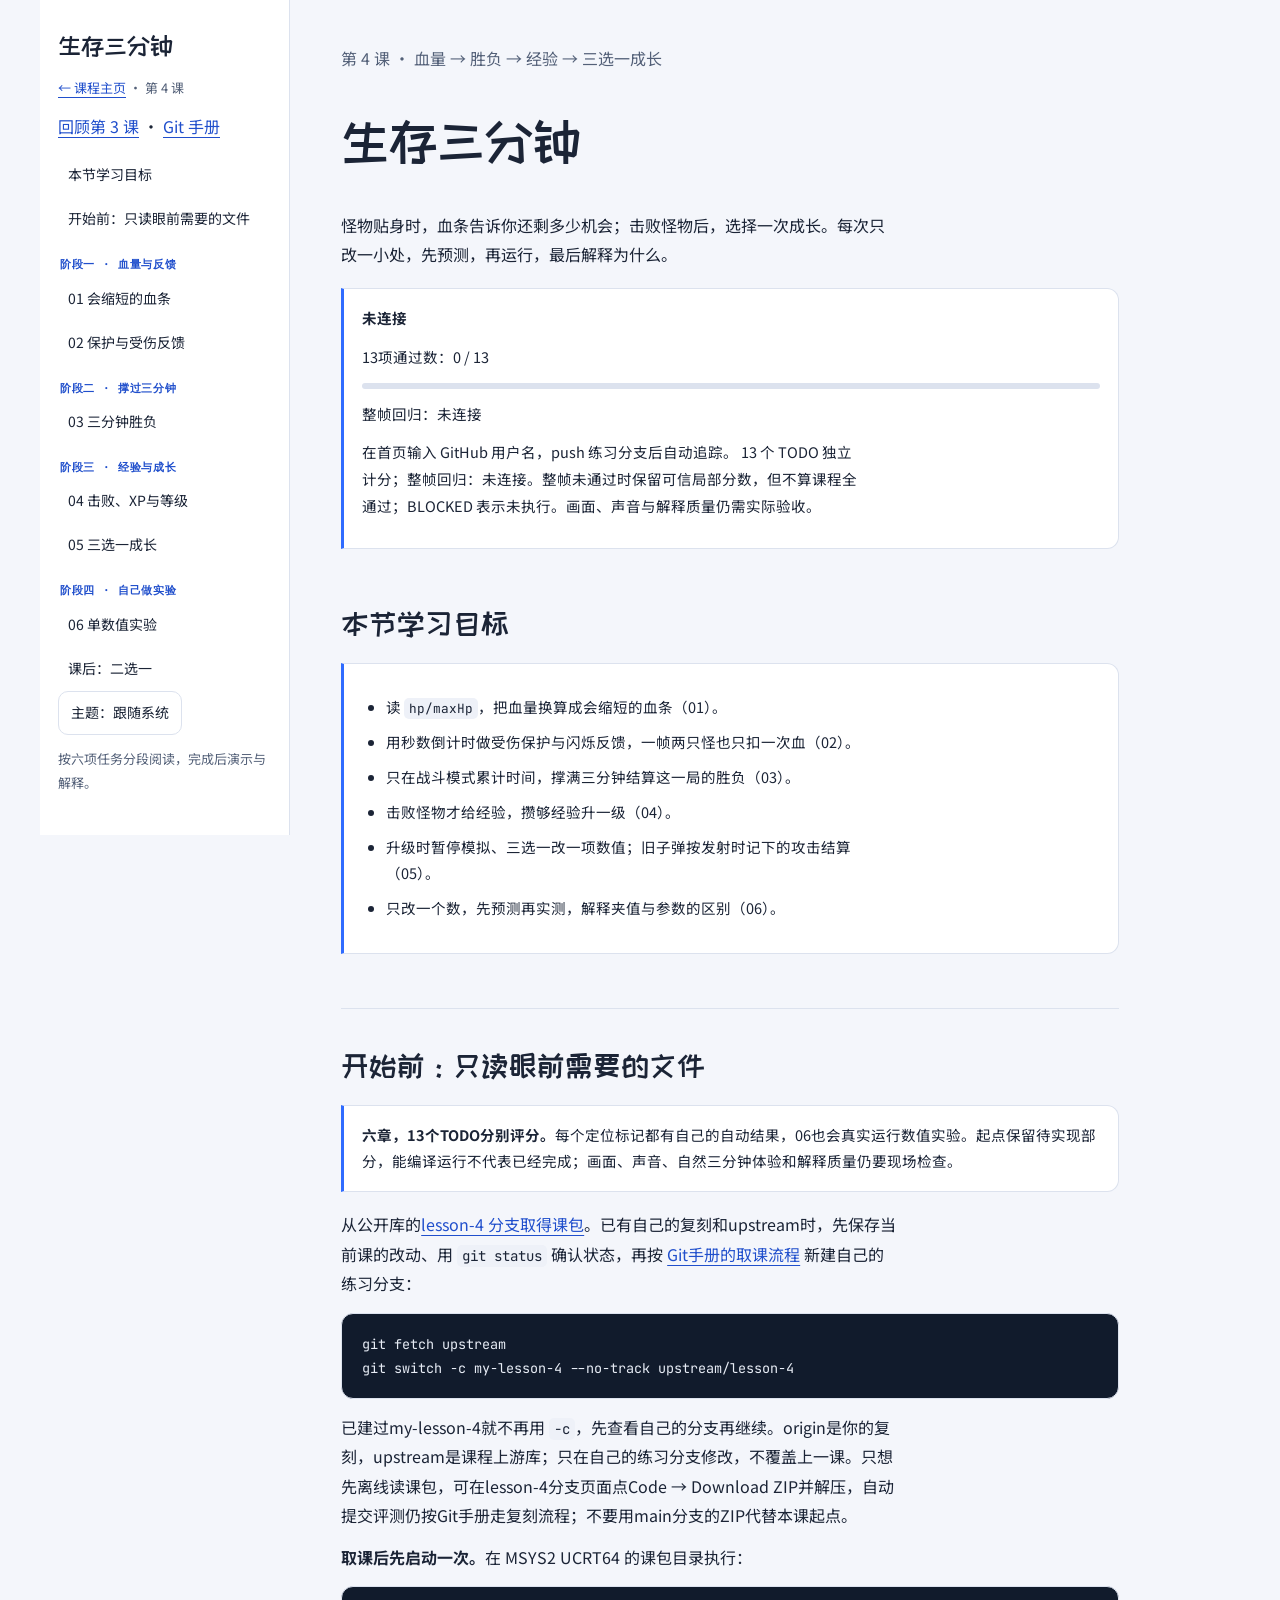
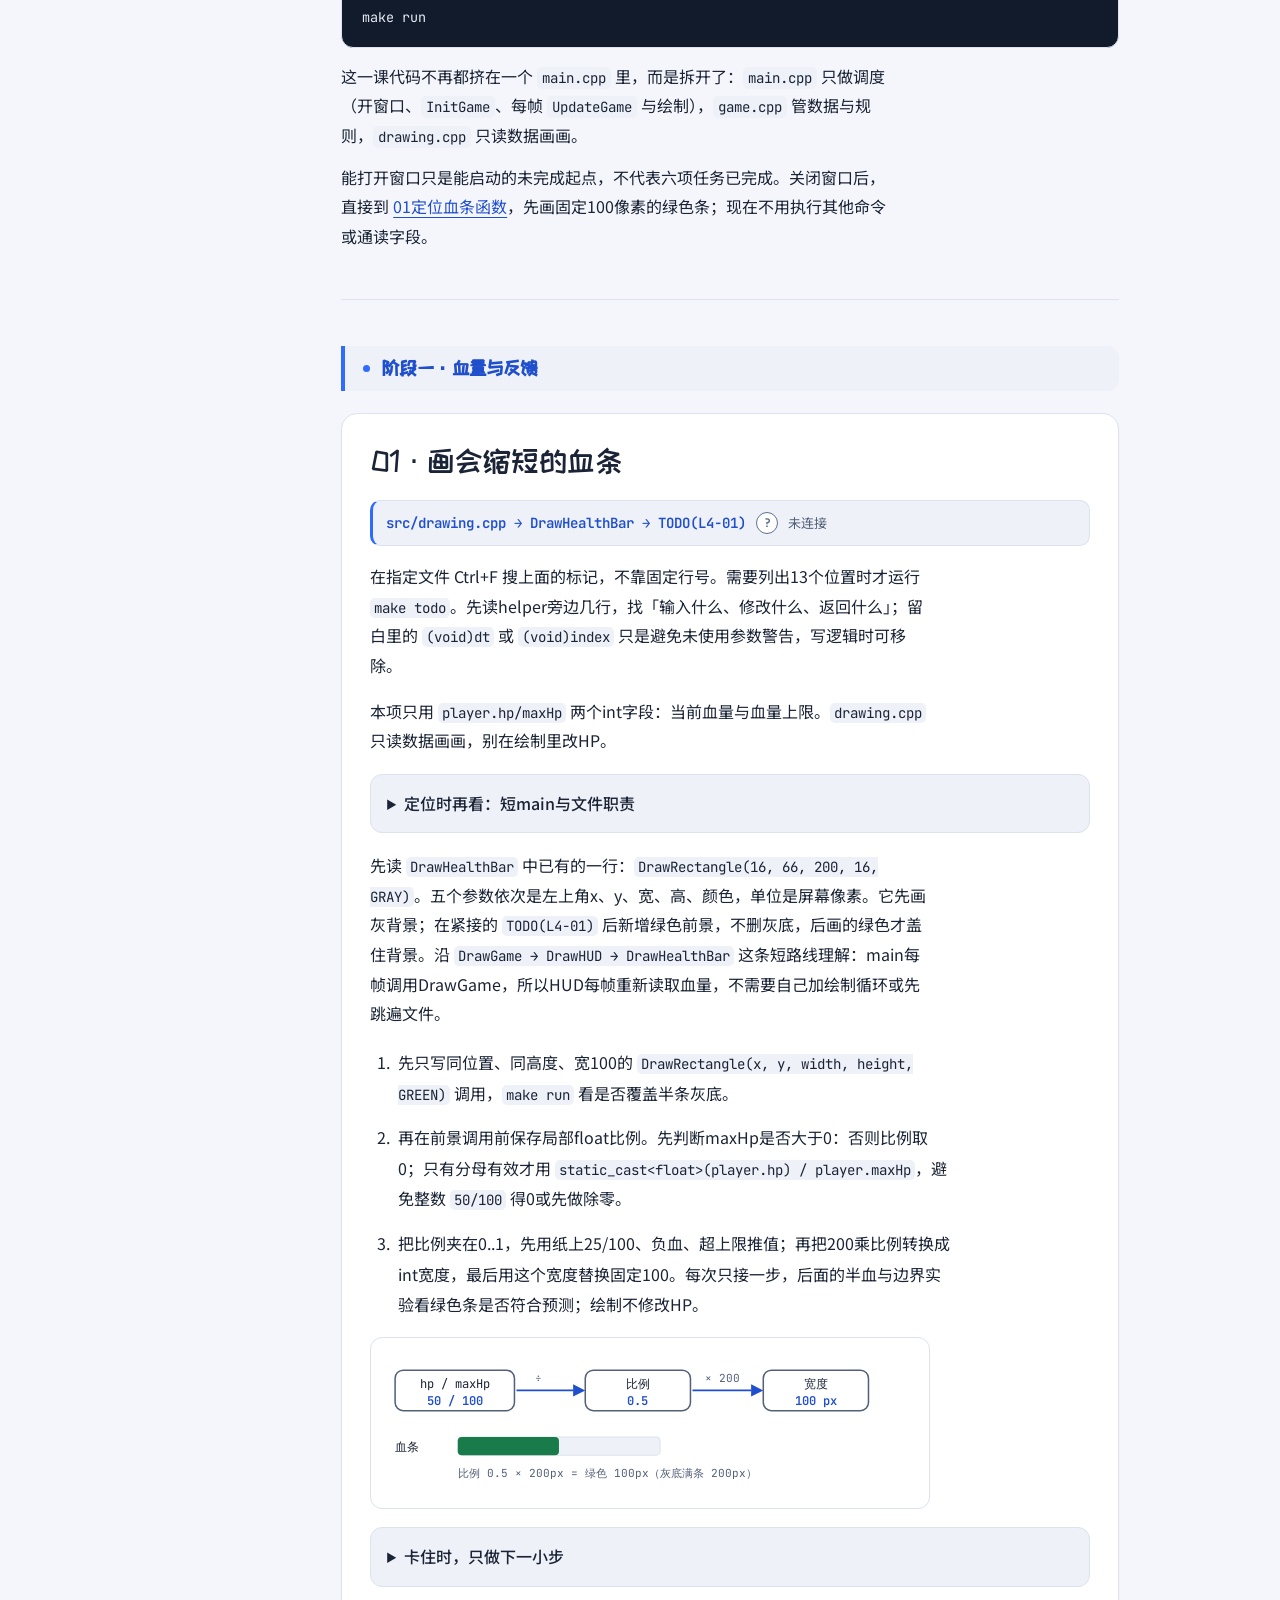
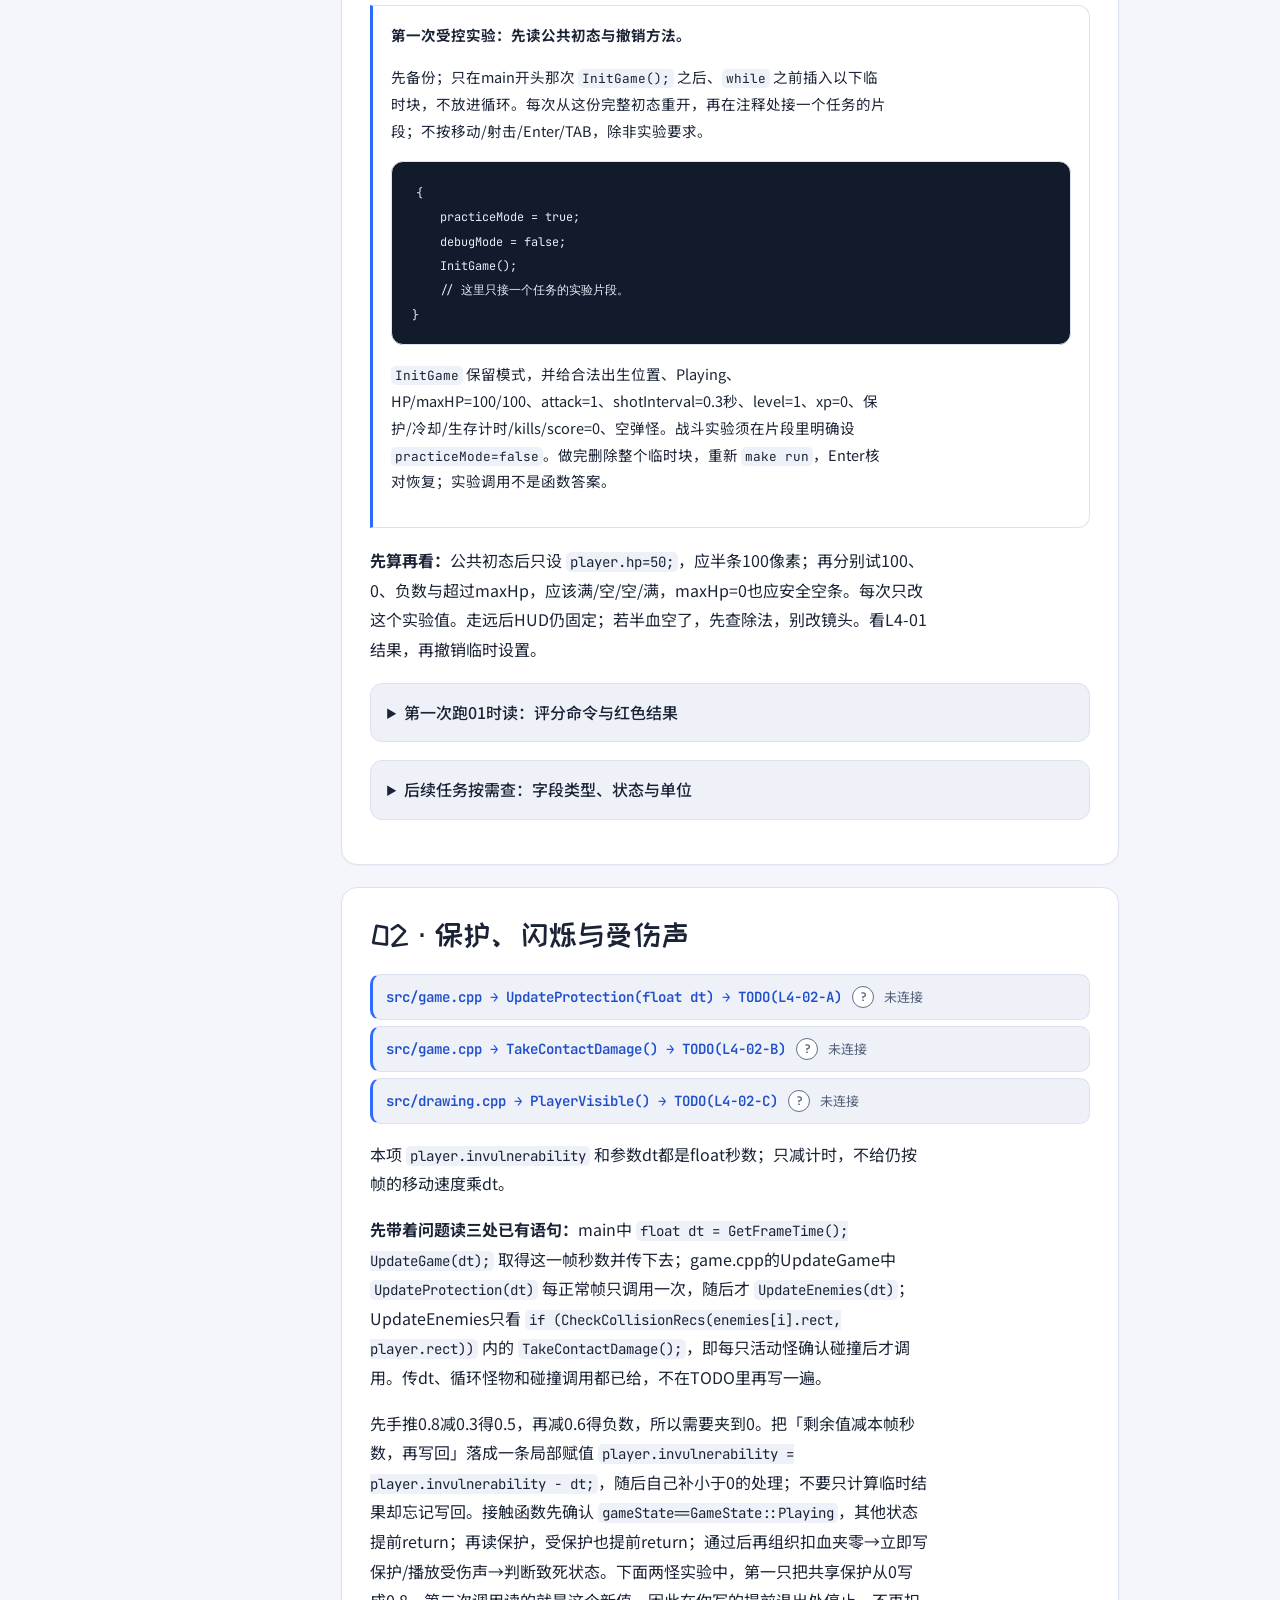
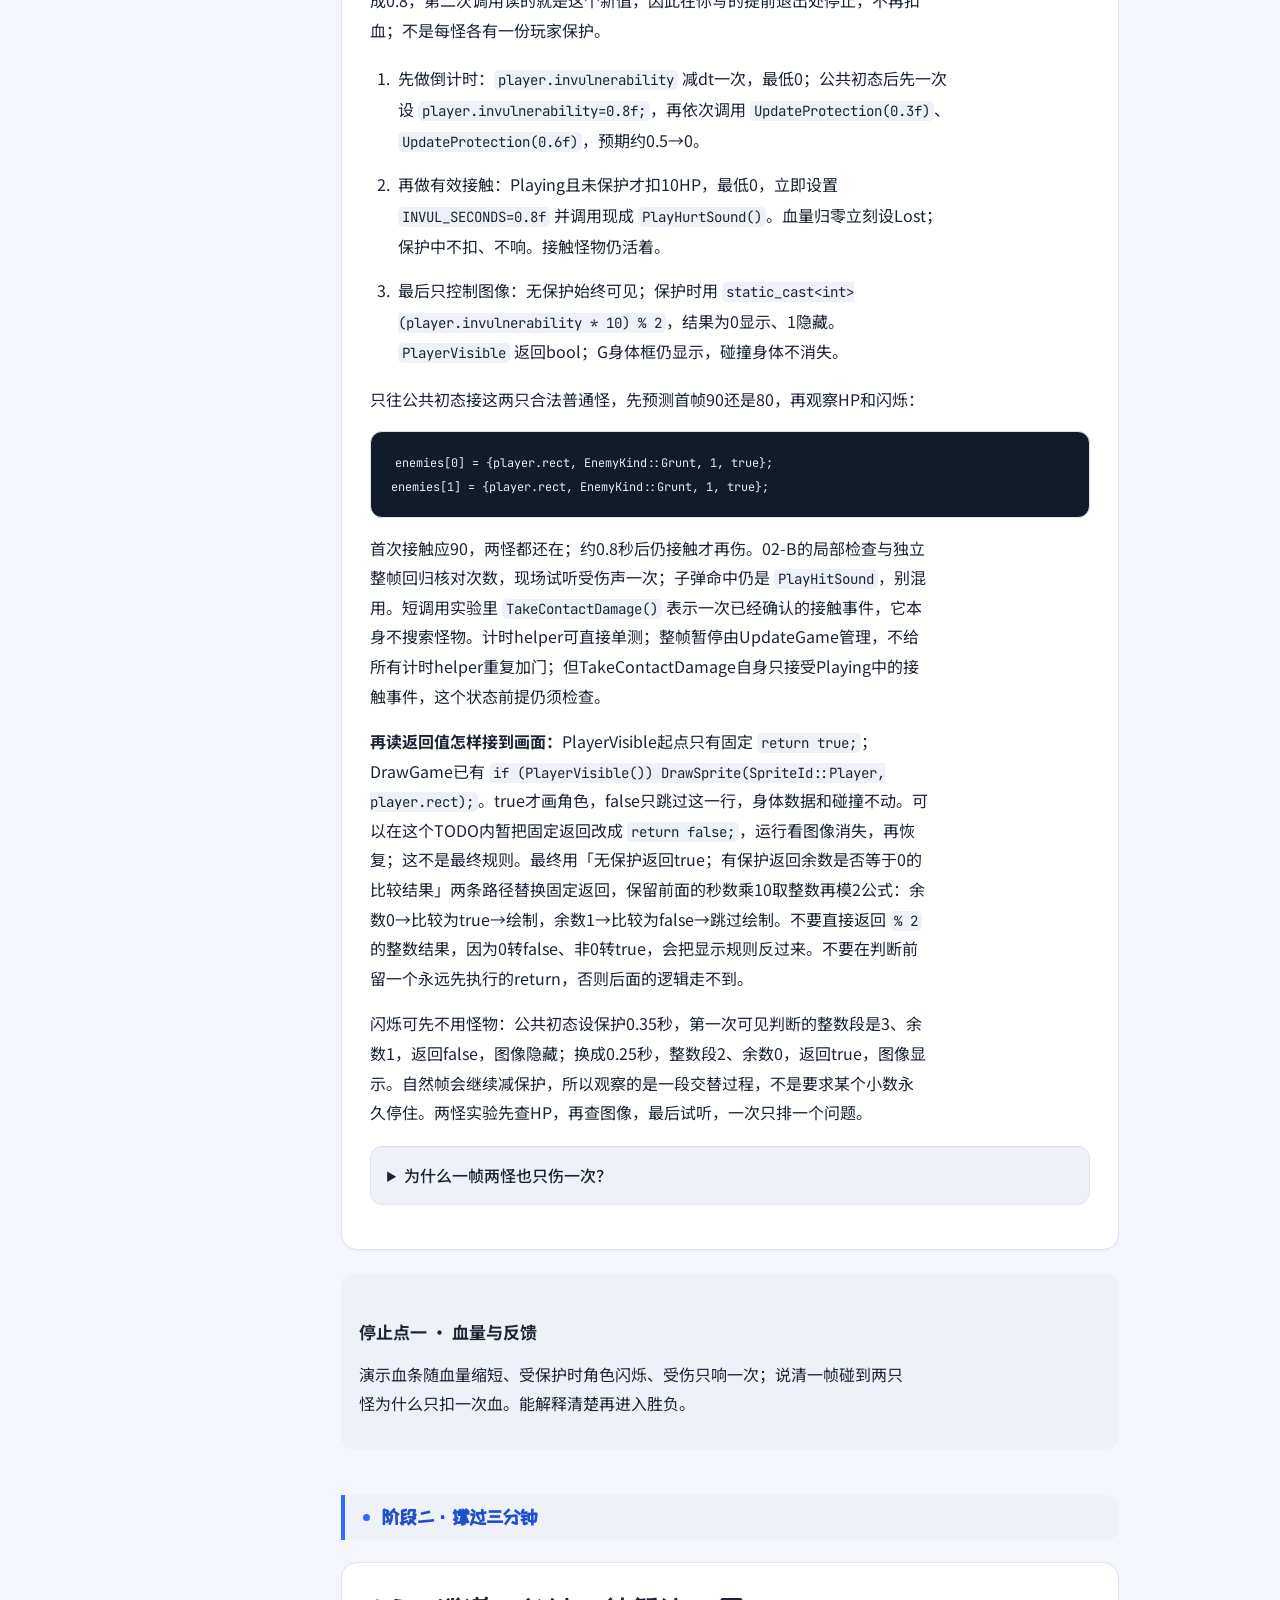
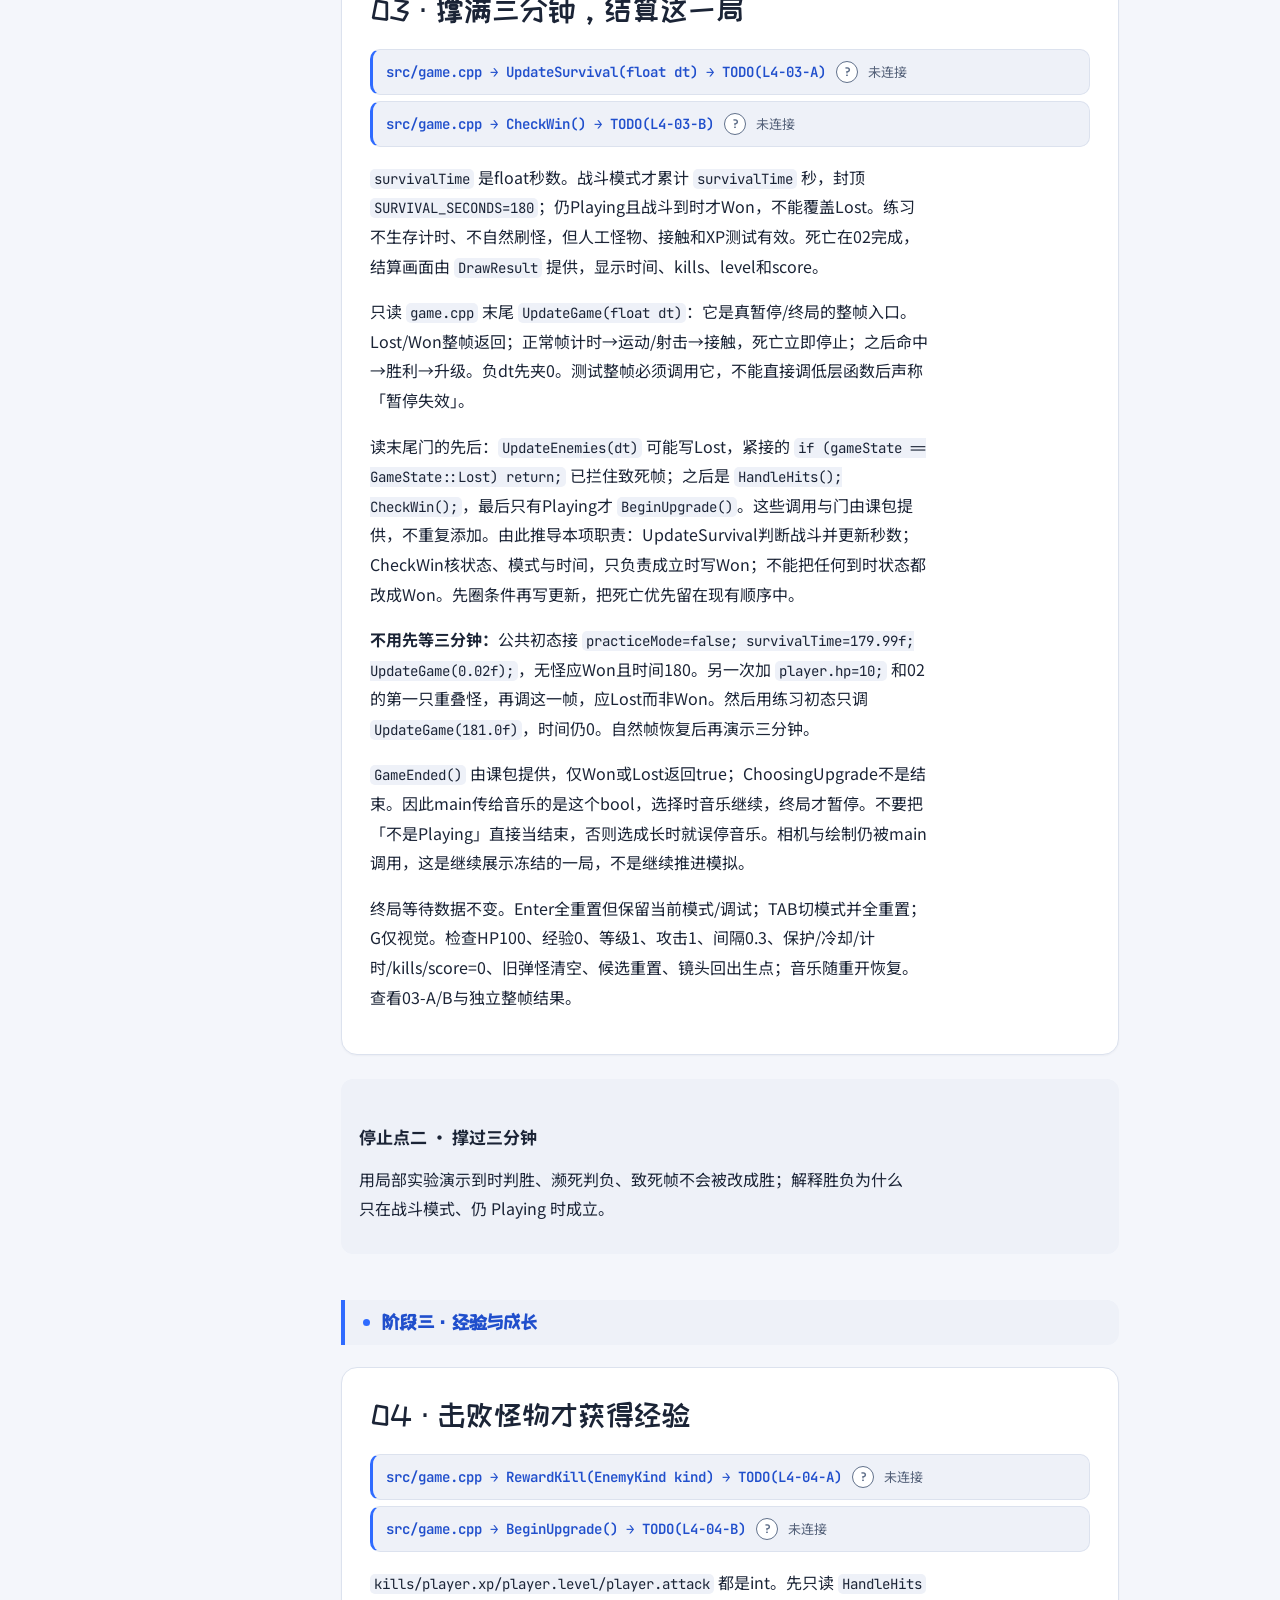
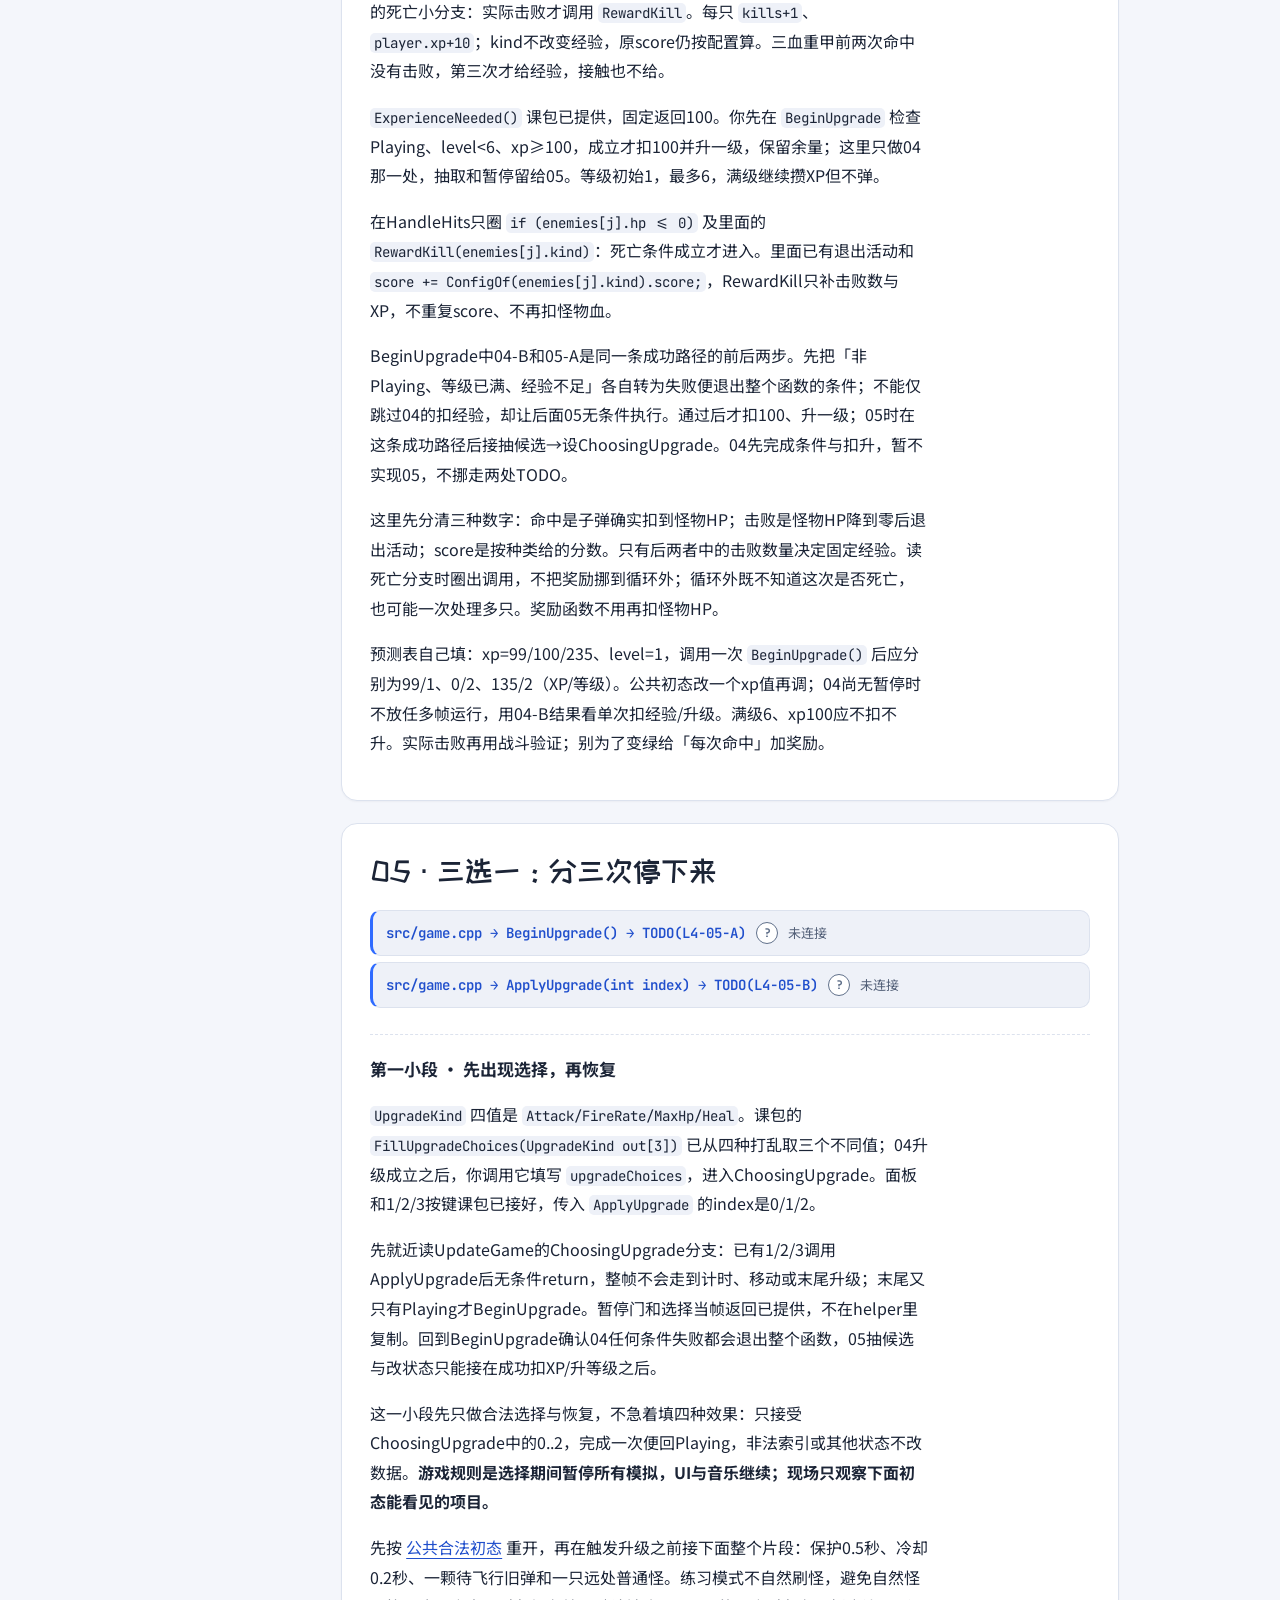
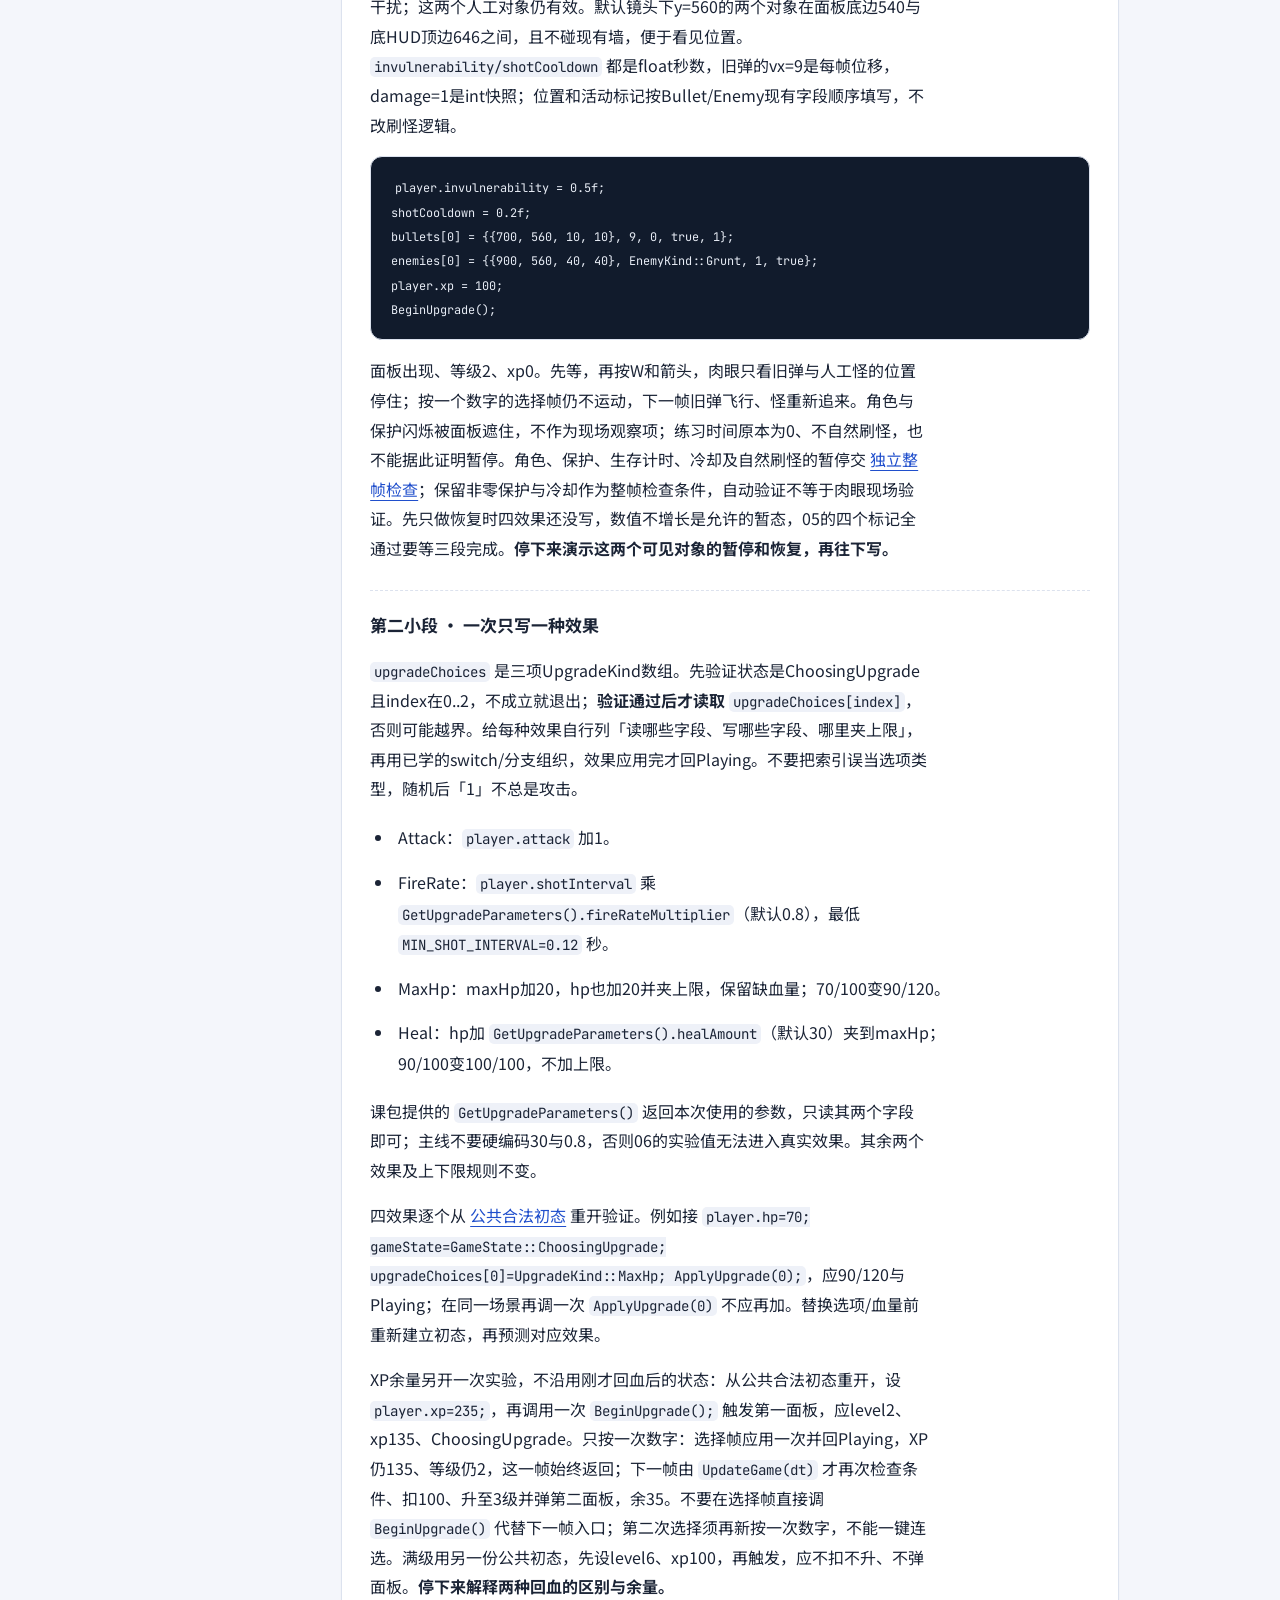
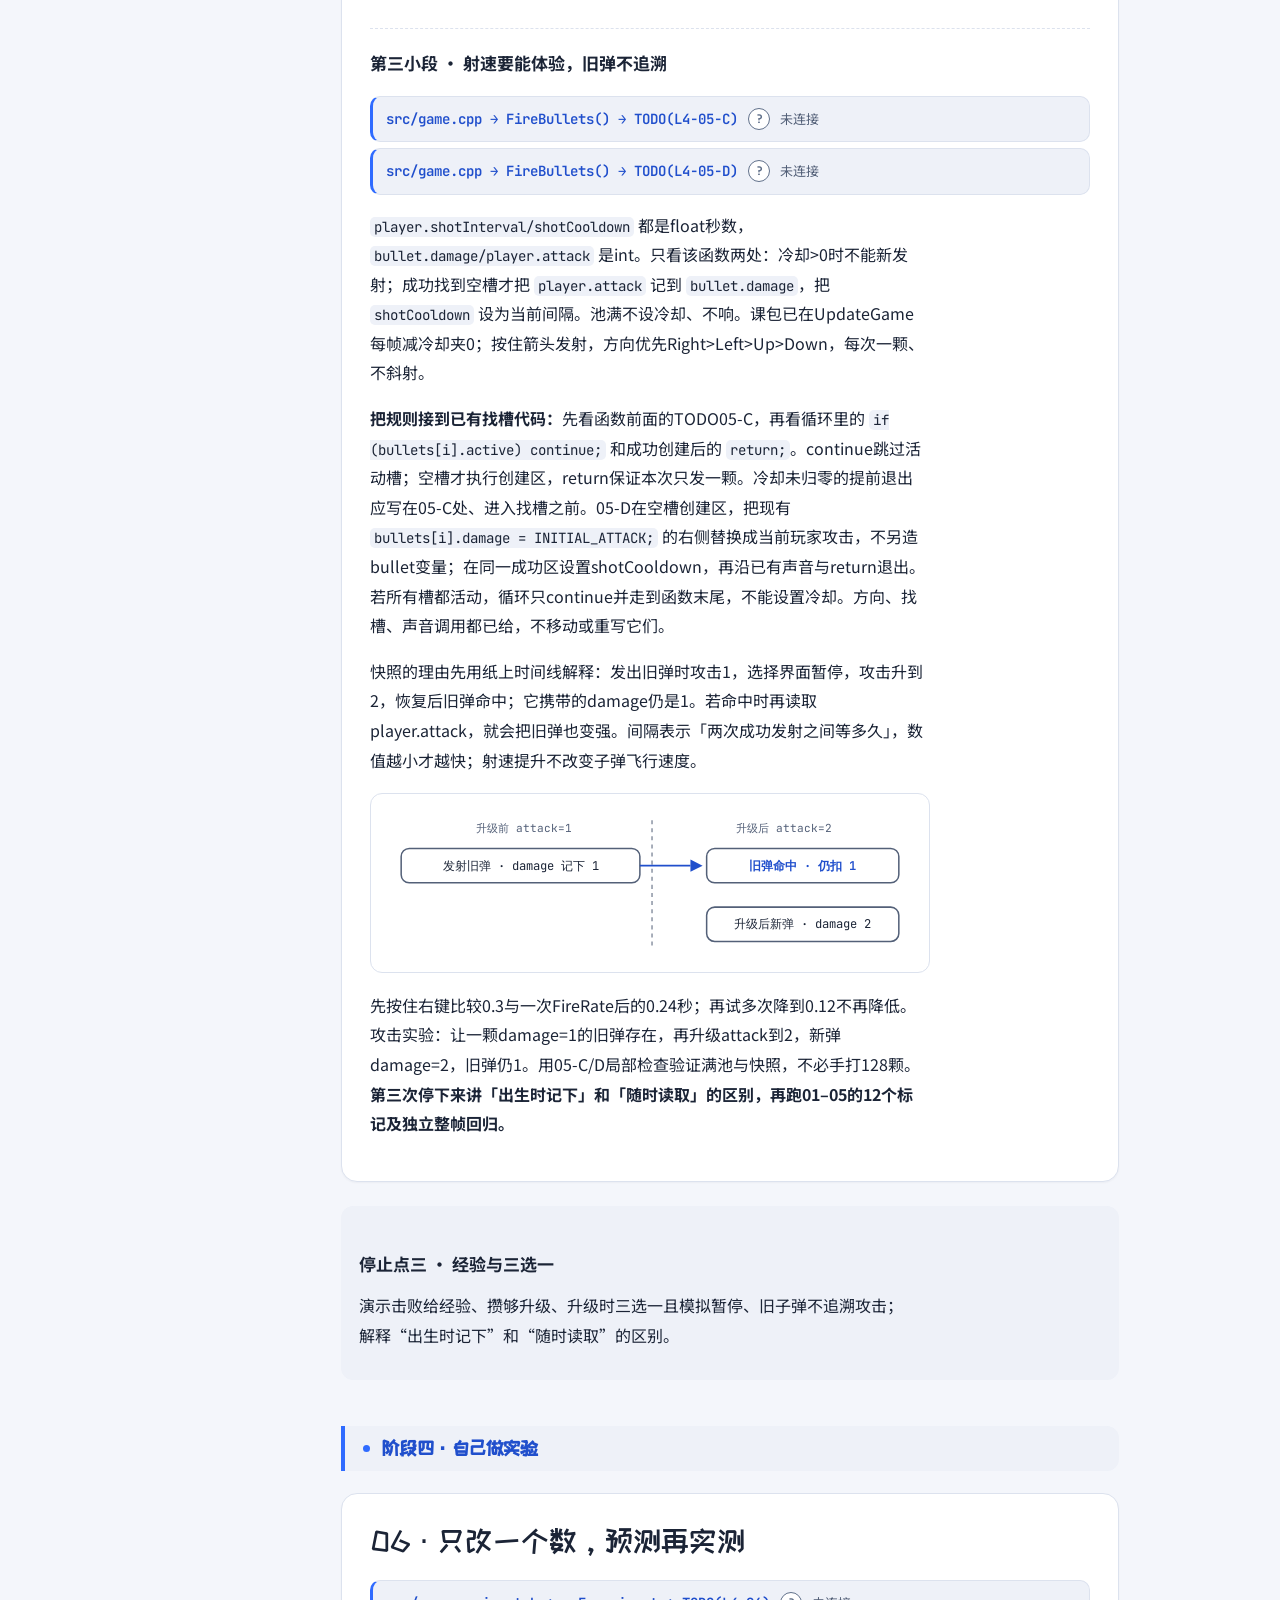
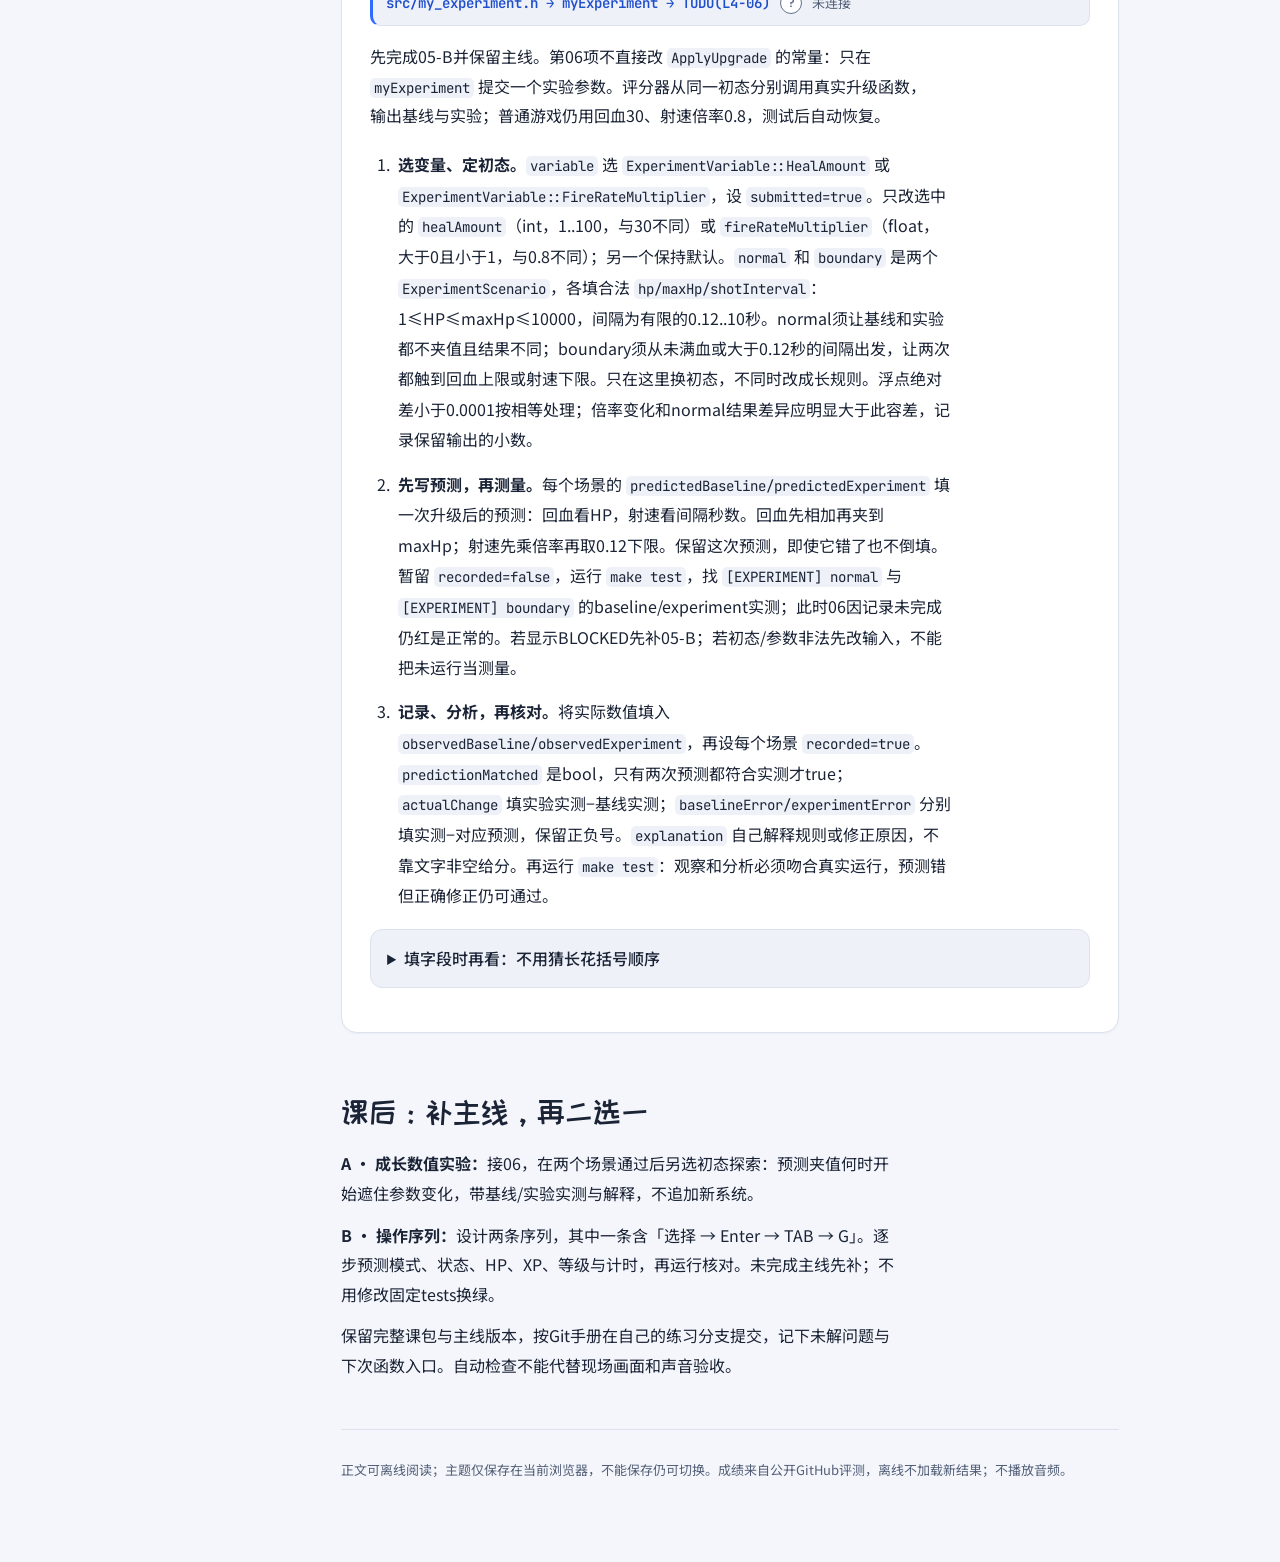
<file: docs/lesson-4/index.html>
<!doctype html>
<html lang="zh-CN">
<head>
<meta charset="utf-8">
<meta name="viewport" content="width=device-width,initial-scale=1">
<meta name="description" content="第4课：血条、保护与受伤反馈、三分钟胜负、击败经验与随机三选一成长；六章13个TODO分别自动评分，包含可复现数值实验。">
<title>生存三分钟 · 闯关手册</title>
<link rel="stylesheet" href="https://fonts.googleapis.com/css2?family=ZCOOL+KuaiLe&family=Noto+Sans+SC:wght@400;500;700&family=JetBrains+Mono:wght@400;600&display=swap">
<style>
:root{color-scheme:light;--ground:#F4F6FB;--panel:#FFFFFF;--panel-2:#EEF1F8;--ink:#1B2436;--ink-soft:#536078;--line:#DCE2EE;--accent:#2F6BFF;--accent-ink:#204FCC;--red:#B72E38;--green:#187B49;--gold:#886000;--disp:"ZCOOL KuaiLe",system-ui,sans-serif;--body:"Noto Sans SC",system-ui,sans-serif;--mono:"JetBrains Mono",ui-monospace,monospace}
@media(prefers-color-scheme:dark){:root:not([data-theme="light"]){color-scheme:dark;--ground:#0E1420;--panel:#161F2E;--panel-2:#1E2A3D;--ink:#E7ECF5;--ink-soft:#ADB9CE;--line:#35445E;--accent-ink:#9CBAFF;--red:#FF8A8E;--green:#78DCAA;--gold:#FFD16B}}
:root[data-theme="dark"]{color-scheme:dark;--ground:#0E1420;--panel:#161F2E;--panel-2:#1E2A3D;--ink:#E7ECF5;--ink-soft:#ADB9CE;--line:#35445E;--accent-ink:#9CBAFF;--red:#FF8A8E;--green:#78DCAA;--gold:#FFD16B}
*{box-sizing:border-box}html{scroll-behavior:smooth;scroll-padding-top:24px}body{margin:0;background:var(--ground);color:var(--ink);font:16px/1.85 var(--body);-webkit-font-smoothing:antialiased}a{color:var(--accent-ink);text-underline-offset:4px}button{font:inherit;cursor:pointer}:focus-visible{outline:3px solid var(--accent-ink);outline-offset:4px;border-radius:4px}.skip-link{position:fixed;top:12px;left:12px;z-index:10;padding:10px 18px;background:var(--panel);border:2px solid;border-radius:10px;transform:translateY(-160%)}.skip-link:focus{transform:translateY(0)}.layout{display:grid;grid-template-columns:250px minmax(0,1fr);max-width:1200px;margin:auto}.layout>nav{position:sticky;top:0;align-self:start;max-height:100vh;overflow:auto;padding:28px 18px;background:var(--panel);border-right:1px solid var(--line)}.layout>nav>strong{font:25px/1.4 var(--disp)}.layout main{min-width:0;padding:32px clamp(20px,4vw,56px) 80px;max-width:880px}h1{font:clamp(34px,4.6vw,52px)/1.3 var(--disp)}h2{font:clamp(25px,3.5vw,30px)/1.4 var(--disp);margin:0 0 16px}h3{font-size:17px;margin:24px 0 10px}p{margin:12px 0}ul,ol{padding-left:24px}li{margin:8px 0}section{padding:36px 0;border-bottom:1px solid var(--line);scroll-margin-top:20px}.links a{display:flex;align-items:center;min-height:44px;padding:8px 10px;border-radius:9px;text-decoration:none;font-size:14px;color:var(--ink)}.links a:hover,.links a[aria-current]{background:var(--panel-2);color:var(--accent-ink)}.muted,footer{color:var(--ink-soft)}code{font-family:var(--mono);font-size:.88em;overflow-wrap:anywhere;background:var(--panel-2);padding:2px 5px;border-radius:5px}pre{background:#111B2C;color:#E7ECF5;padding:18px 20px;border:1px solid var(--line);border-radius:12px;overflow-x:auto;font:13.5px/1.8 var(--mono);tab-size:4}pre code{background:none;color:inherit;padding:0}details{border:1px solid var(--line);border-radius:12px;margin:18px 0;background:var(--panel)}summary{cursor:pointer;min-height:48px;padding:14px 16px;font-weight:500}details p{padding-inline:16px}.stop{padding:18px;background:var(--panel-2);border-radius:12px;margin-block:24px}.callout{padding:16px 18px;margin:18px 0;font-size:14.5px;border:1px solid var(--line);border-left:3px solid var(--accent);border-radius:0 12px 12px 0;background:var(--panel);overflow-wrap:anywhere}.themebtn{min-height:44px;padding:8px 12px;border:1px solid var(--line);background:var(--panel);color:var(--ink);border-radius:10px;font-size:14px}.tag{font-size:13px;color:var(--ink-soft)}footer{font-size:13px;margin-top:28px}
@media(max-width:820px){.layout{display:block}.layout>nav{position:static;max-height:none;border-right:0;border-bottom:1px solid var(--line);padding:22px 16px}.links{display:grid;grid-template-columns:repeat(2,minmax(0,1fr));gap:4px}.layout main{padding-inline:16px}}
@media(max-width:540px){body{font-size:15px}pre{padding:14px;font-size:13px}}
@media(prefers-reduced-motion:reduce){html{scroll-behavior:auto}}
section[id^="task-"]{border-bottom:0;background:var(--panel);border:1px solid var(--line);border-radius:16px;padding:26px 28px;margin:22px 0;box-shadow:0 1px 2px rgba(16,27,44,.04)}
section[id^="task-"]>h2{margin-top:0}
section[id^="task-"] h3{margin:26px 0 10px;padding-top:18px;border-top:1px dashed var(--line)}
section[id^="task-"] details{background:var(--panel-2)}
.phase-label{display:flex;align-items:center;gap:12px;margin:46px 0 8px;padding:10px 18px;font:700 clamp(16px,2.2vw,19px)/1.3 var(--disp);letter-spacing:.01em;color:var(--accent-ink);background:var(--panel-2);border-left:4px solid var(--accent);border-radius:0 12px 12px 0}
.phase-label::before{content:"";width:7px;height:7px;border-radius:50%;background:var(--accent);flex:0 0 auto}
.nav-phase{display:block;grid-column:1/-1;margin:16px 0 4px;padding-left:2px;font:700 11px/1.4 var(--mono);letter-spacing:.06em;text-transform:uppercase;color:var(--accent-ink)}
.diagram{display:block;width:100%;max-width:560px;height:auto;margin:18px 0;background:var(--panel);border:1px solid var(--line);border-radius:12px;padding:14px 16px}
.diagram .d-box{fill:none;stroke:var(--ink-soft);stroke-width:1.5}
.diagram .d-axis{fill:none;stroke:var(--ink-soft);stroke-width:1}
.diagram .d-arrow{fill:none;stroke:var(--accent-ink);stroke-width:1.75}
.diagram .d-head{fill:var(--accent-ink)}
.diagram .d-bar-bg{fill:var(--panel-2);stroke:var(--line)}
.diagram .d-bar{fill:var(--green)}
.diagram text{fill:var(--ink);font:12px/1.2 var(--mono)}
.diagram .d-dim{fill:var(--ink-soft);font-size:11px}
.diagram .d-cap{fill:var(--accent-ink);font-weight:600}
@media(max-width:820px){section[id^="task-"]{padding:20px 18px}}
/* 可读性：全篇统一正文行宽、把“定位行”做成独立条、加大段落呼吸 */
main p,main li{max-width:62ch}
section[id^="task-"] p{margin:16px 0}
section[id^="task-"] ol,section[id^="task-"] ul{margin:18px 0}
section[id^="task-"] li{margin:14px 0;padding-left:4px;line-height:1.9}
section[id^="task-"] p[id^="todo-L4-"]{max-width:none;display:flex;flex-wrap:wrap;align-items:center;gap:6px 10px;margin:18px 0 6px;padding:9px 13px;background:var(--panel-2);border:1px solid var(--line);border-left:3px solid var(--accent);border-radius:10px}
section[id^="task-"] p[id^="todo-L4-"] code{background:none;padding:0;color:var(--accent-ink);font-weight:600}
section[id^="task-"] p[id^="todo-L4-"]+p[id^="todo-L4-"]{margin-top:6px}
section[id^="task-"] code{padding:1px 4px}
/* 进度条：0 项通过时轨道也要看得见 */
[role="progressbar"]{background:var(--line);border-radius:999px;overflow:hidden}
</style>
<link rel="stylesheet" href="../todo-progress.css">
</head>
<body data-lesson="4">
<a class="skip-link" href="#content">跳到正文</a>
<div class="layout">
<nav aria-label="任务导航"><strong>生存三分钟</strong><p class="tag"><a href="../">← 课程主页</a> · 第 4 课</p><p><a href="../lesson-3/">回顾第 3 课</a> · <a href="../git/">Git 手册</a></p>
<div class="nav links"><a href="#goals">本节学习目标</a><a href="#start">开始前：只读眼前需要的文件</a><span class="nav-phase">阶段一 · 血量与反馈</span><a href="#task-01" data-lv="1">01 会缩短的血条</a><a href="#task-02" data-lv="2">02 保护与受伤反馈</a><span class="nav-phase">阶段二 · 撑过三分钟</span><a href="#task-03" data-lv="3">03 三分钟胜负</a><span class="nav-phase">阶段三 · 经验与成长</span><a href="#task-04" data-lv="4">04 击败、XP与等级</a><a href="#task-05" data-lv="5">05 三选一成长</a><span class="nav-phase">阶段四 · 自己做实验</span><a href="#task-06" data-lv="6">06 单数值实验</a><a href="#homework">课后：二选一</a></div>
<button class="themebtn" id="theme" type="button">主题：跟随系统</button><p class="tag">按六项任务分段阅读，完成后演示与解释。</p></nav>
<main id="content" tabindex="-1">
<header><p class="muted">第 4 课 · 血量 → 胜负 → 经验 → 三选一成长</p><h1>生存三分钟</h1><p>怪物贴身时，血条告诉你还剩多少机会；击败怪物后，选择一次成长。每次只改一小处，先预测，再运行，最后解释为什么。</p></header>
<div class="callout" aria-label="自动检查进度"><strong id="badge-4">未连接</strong><p>13项通过数：<span id="pcount">0 / 13</span></p><div role="progressbar" aria-label="第4课TODO进度" aria-valuemin="0" aria-valuemax="13" aria-valuenow="0"><span id="pfill" style="display:block;height:6px;background:var(--accent);transform:scaleX(0);transform-origin:left"></span></div><p data-todo-integration="4">整帧回归：未连接</p><p id="todo-feedback" role="status" aria-live="polite">在课程主页输入GitHub用户名后追踪本次提交。</p></div>
<section id="goals"><h2>本节学习目标</h2>
<div class="callout"><ul>
<li>读 <code>hp/maxHp</code>，把血量换算成会缩短的血条（01）。</li>
<li>用秒数倒计时做受伤保护与闪烁反馈，一帧两只怪也只扣一次血（02）。</li>
<li>只在战斗模式累计时间，撑满三分钟结算这一局的胜负（03）。</li>
<li>击败怪物才给经验，攒够经验升一级（04）。</li>
<li>升级时暂停模拟、三选一改一项数值；旧子弹按发射时记下的攻击结算（05）。</li>
<li>只改一个数，先预测再实测，解释夹值与参数的区别（06）。</li>
</ul></div>
</section>
<section id="start"><h2>开始前：只读眼前需要的文件</h2>
<div class="callout"><strong>六章，13个TODO分别评分。</strong>每个定位标记都有自己的自动结果，06也会真实运行数值实验。起点保留待实现部分，能编译运行不代表已经完成；画面、声音、自然三分钟体验和解释质量仍要现场检查。</div>
<p>从公开库的<a href="https://github.com/xianyudd/first-frame/tree/lesson-4" target="_blank" rel="noopener">lesson-4 分支取得课包</a>。已有自己的复刻和upstream时，先保存当前课的改动、用 <code>git status</code> 确认状态，再按 <a href="https://xianyudd.github.io/first-frame/git/#start">Git手册的取课流程</a> 新建自己的练习分支：</p>
<pre tabindex="0" role="region" aria-label="第4课取课命令">git fetch upstream
git switch -c my-lesson-4 --no-track upstream/lesson-4</pre>
<p>已建过my-lesson-4就不再用 <code>-c</code>，先查看自己的分支再继续。origin是你的复刻，upstream是课程上游库；只在自己的练习分支修改，不覆盖上一课。只想先离线读课包，可在lesson-4分支页面点Code → Download ZIP并解压，自动提交评测仍按Git手册走复刻流程；不要用main分支的ZIP代替本课起点。</p>
<p><strong>取课后先启动一次。</strong>在 MSYS2 UCRT64 的课包目录执行：</p>
<pre tabindex="0" role="region" aria-label="首次启动课包">make run</pre>
<p>这一课代码不再都挤在一个 <code>main.cpp</code> 里，而是拆开了：<code>main.cpp</code> 只做调度（开窗口、<code>InitGame</code>、每帧 <code>UpdateGame</code> 与绘制），<code>game.cpp</code> 管数据与规则，<code>drawing.cpp</code> 只读数据画画。</p>
<p>能打开窗口只是能启动的未完成起点，不代表六项任务已完成。关闭窗口后，直接到 <a href="#task-01">01定位血条函数</a>，先画固定100像素的绿色条；现在不用执行其他命令或通读字段。</p>
</section>
<p class="phase-label">阶段一 · 血量与反馈</p>
<section id="task-01"><h2>01 · 画会缩短的血条</h2>
<p id="todo-L4-01"><code>src/drawing.cpp → DrawHealthBar → TODO(L4-01)</code> <span class="todo-dot" data-todo="4-1" aria-label="L4-01：未连接">?</span> <span class="tag" data-todo-label="4-1">未连接</span></p>
<p>在指定文件 Ctrl+F 搜上面的标记，不靠固定行号。需要列出13个位置时才运行 <code>make todo</code>。先读helper旁边几行，找「输入什么、修改什么、返回什么」；留白里的 <code>(void)dt</code> 或 <code>(void)index</code> 只是避免未使用参数警告，写逻辑时可移除。</p>
<p>本项只用 <code>player.hp/maxHp</code> 两个int字段：当前血量与血量上限。<code>drawing.cpp</code> 只读数据画画，别在绘制里改HP。</p>
<details><summary>定位时再看：短main与文件职责</summary><p>29行的 <code>src/main.cpp</code> 负责开窗口、加载资源、<code>InitGame()</code>；循环读按键和一份 <code>GetFrameTime()</code> → <code>UpdateGame(dt)</code> → 镜头、音乐、绘制；退出释放资源。今天不改这条主线。</p><p><code>src/game.h</code> 给当前任务的数据和函数声明；声明末尾的分号告诉你怎样调用，带花括号的定义才执行工作。<code>extern Player player;</code> 是同一份数据的名字，不新建玩家；<code>src/game.cpp</code> 唯一定义数据并处理规则，不要在头文件再定义一份player，也不用新建类。<code>src/drawing.cpp</code> 只读这些数据画画、不改数据，本课第一处改动 <code>DrawHealthBar</code> 就在这里。地图、镜头、对象池、<code>assets.h</code> 与 <code>audio.h</code> 由课包提供，不必通读。</p></details>
<p>先读 <code>DrawHealthBar</code> 中已有的一行：<code>DrawRectangle(16, 66, 200, 16, GRAY)</code>。五个参数依次是左上角x、y、宽、高、颜色，单位是屏幕像素。它先画灰背景；在紧接的 <code>TODO(L4-01)</code> 后新增绿色前景，不删灰底，后画的绿色才盖住背景。沿 <code>DrawGame → DrawHUD → DrawHealthBar</code> 这条短路线理解：main每帧调用DrawGame，所以HUD每帧重新读取血量，不需要自己加绘制循环或先跳遍文件。</p>
<ol><li>先只写同位置、同高度、宽100的 <code>DrawRectangle(x, y, width, height, GREEN)</code> 调用，<code>make run</code> 看是否覆盖半条灰底。</li><li>再在前景调用前保存局部float比例。先判断maxHp是否大于0：否则比例取0；只有分母有效才用 <code>static_cast&lt;float&gt;(player.hp) / player.maxHp</code>，避免整数 <code>50/100</code> 得0或先做除零。</li><li>把比例夹在0..1，先用纸上25/100、负血、超上限推值；再把200乘比例转换成int宽度，最后用这个宽度替换固定100。每次只接一步，后面的半血与边界实验看绿色条是否符合预测；绘制不修改HP。</li></ol>
<svg class="diagram" viewBox="0 0 520 140" role="img" aria-labelledby="d1t d1d">
<title id="d1t">血量换算成血条宽度</title>
<desc id="d1d">当前血量除以血量上限得到 0 到 1 的比例，比例再乘以 200 像素得到绿色条宽度。血量 50、上限 100 时比例为 0.5，宽度 100 像素，正好是满条 200 像素的一半。</desc>
<rect class="d-box" x="8" y="18" width="118" height="40" rx="8"/>
<text x="67" y="36" text-anchor="middle">hp / maxHp</text>
<text x="67" y="52" text-anchor="middle" class="d-cap">50 / 100</text>
<line class="d-arrow" x1="128" y1="38" x2="184" y2="38"/>
<polygon class="d-head" points="184,32 196,38 184,44"/>
<text x="150" y="30" text-anchor="middle" class="d-dim">÷</text>
<rect class="d-box" x="196" y="18" width="104" height="40" rx="8"/>
<text x="248" y="36" text-anchor="middle">比例</text>
<text x="248" y="52" text-anchor="middle" class="d-cap">0.5</text>
<line class="d-arrow" x1="302" y1="38" x2="360" y2="38"/>
<polygon class="d-head" points="360,32 372,38 360,44"/>
<text x="332" y="30" text-anchor="middle" class="d-dim">× 200</text>
<rect class="d-box" x="372" y="18" width="104" height="40" rx="8"/>
<text x="424" y="36" text-anchor="middle">宽度</text>
<text x="424" y="52" text-anchor="middle" class="d-cap">100 px</text>
<text x="8" y="98">血条</text>
<rect class="d-bar-bg" x="70" y="84" width="200" height="18" rx="4"/>
<rect class="d-bar" x="70" y="84" width="100" height="18" rx="4"/>
<text x="70" y="124" class="d-dim">比例 0.5 × 200px = 绿色 100px（灰底满条 200px）</text>
</svg>
<details><summary>卡住时，只做下一小步</summary><p>先纸上写「血量 → 比例 → 像素」三列，再在函数里保存局部比例。把小于零、大于一的情况分别处理，最后才转换像素。比如25/100应是0.25、50像素；1/3乘200约66.67，转成整数是66，不四舍五入。若颜色盖住文字，先核对调用位置；这个函数已在HUD背景之后调用，不要搬到世界绘制里面。</p></details>
<div id="experiment-state" class="callout"><strong>第一次受控实验：先读公共初态与撤销方法。</strong><p>先备份；只在main开头那次 <code>InitGame();</code> 之后、<code>while</code> 之前插入以下临时块，不放进循环。每次从这份完整初态重开，再在注释处接一个任务的片段；不按移动/射击/Enter/TAB，除非实验要求。</p><pre tabindex="0" role="region" aria-label="所有局部实验的公共初态"><code>{
    practiceMode = true;
    debugMode = false;
    InitGame();
    // 这里只接一个任务的实验片段。
}</code></pre><p><code>InitGame</code> 保留模式，并给合法出生位置、Playing、HP/maxHP=100/100、attack=1、shotInterval=0.3秒、level=1、xp=0、保护/冷却/生存计时/kills/score=0、空弹怪。战斗实验须在片段里明确设 <code>practiceMode=false</code>。做完删除整个临时块，重新 <code>make run</code>，Enter核对恢复；实验调用不是函数答案。</p></div>
<p><strong>先算再看：</strong>公共初态后只设 <code>player.hp=50;</code>，应半条100像素；再分别试100、0、负数与超过maxHp，应该满/空/空/满，maxHp=0也应安全空条。每次只改这个实验值。走远后HUD仍固定；若半血空了，先查除法，别改镜头。看L4-01结果，再撤销临时设置。</p>
<details id="test-reading"><summary>第一次跑01时读：评分命令与红色结果</summary><p>运行 <code>make test</code> 后找 <code>L4-01</code>；13个标记共用此命令，没有另一个分组目标。报告以 <code>TODO_PROTOCOL L4-v2</code> 开头，<code>TODO_STATUS id passed total</code> 的数字依次对应01、02-A/B/C、03-A/B、04-A/B、05-A/B/C/D、06。起点尚未实现应红；需逐条定位再运行 <code>make test VERBOSE=1</code>，读取PASS/FAIL、定位、预期与实际。终端保持ASCII英文，避免乱码。</p><p><code>TODO_BLOCKED</code> 表示必要前置未完成，检查尚未执行，不是通过，也不是本项已经被证实写错。05-A需要04-B的升级成功路径，06需要05-B的升级效果；其他局部检查尽量直接设置初态。<code>INTEGRATION_STATUS</code> 单独检查整帧联动，不重复计入13项；它仍红时先看涉及的后续任务，不推倒已通过的局部函数。全部13项及整帧都通过才算自动检查完成。</p><p>课包应有 <code>tests/test_todos.cpp</code>、<code>tests/test_support.h</code>、<code>tests/fake.cpp</code>；缺文件先确认完整起点，不删目标假通过。</p></details>
<details><summary>后续任务按需查：字段类型、状态与单位</summary><p><code>Player.rect</code> 是Rectangle身体，<code>speed</code> 是float每帧移动量；<code>hp/maxHp/attack/xp/level</code> 是int，<code>invulnerability/shotInterval</code> 是float秒数。<code>Bullet</code> 的 <code>rect/vx/vy/active/damage</code> 分别为Rectangle、float、float、bool、int；<code>Enemy</code> 的 <code>rect/kind/hp/active</code> 分别为Rectangle、EnemyKind、int、bool。<code>survivalTime/shotCooldown</code> 是float秒数，<code>kills</code> 是int，<code>upgradeChoices</code> 是三项UpgradeKind数组。弹怪仍按帧移动，只有计时用秒，别给旧速度再乘dt。</p><p><code>GameState</code> 有 <code>Playing/ChoosingUpgrade/Won/Lost</code> 四值；用 <code>GameState::Playing</code> 写类型所属的值。</p></details>
</section>
<section id="task-02"><h2>02 · 保护、闪烁与受伤声</h2>
<p id="todo-L4-02-A"><code>src/game.cpp → UpdateProtection(float dt) → TODO(L4-02-A)</code> <span class="todo-dot" data-todo="4-2" aria-label="L4-02-A：未连接">?</span> <span class="tag" data-todo-label="4-2">未连接</span></p>
<p id="todo-L4-02-B"><code>src/game.cpp → TakeContactDamage() → TODO(L4-02-B)</code> <span class="todo-dot" data-todo="4-3" aria-label="L4-02-B：未连接">?</span> <span class="tag" data-todo-label="4-3">未连接</span></p>
<p id="todo-L4-02-C"><code>src/drawing.cpp → PlayerVisible() → TODO(L4-02-C)</code> <span class="todo-dot" data-todo="4-4" aria-label="L4-02-C：未连接">?</span> <span class="tag" data-todo-label="4-4">未连接</span></p>
<p>本项 <code>player.invulnerability</code> 和参数dt都是float秒数；只减计时，不给仍按帧的移动速度乘dt。</p>
<p><strong>先带着问题读三处已有语句：</strong>main中 <code>float dt = GetFrameTime(); UpdateGame(dt);</code> 取得这一帧秒数并传下去；game.cpp的UpdateGame中 <code>UpdateProtection(dt)</code> 每正常帧只调用一次，随后才 <code>UpdateEnemies(dt)</code>；UpdateEnemies只看 <code>if (CheckCollisionRecs(enemies[i].rect, player.rect))</code> 内的 <code>TakeContactDamage();</code>，即每只活动怪确认碰撞后才调用。传dt、循环怪物和碰撞调用都已给，不在TODO里再写一遍。</p>
<p>先手推0.8减0.3得0.5，再减0.6得负数，所以需要夹到0。把「剩余值减本帧秒数，再写回」落成一条局部赋值 <code>player.invulnerability = player.invulnerability - dt;</code>，随后自己补小于0的处理；不要只计算临时结果却忘记写回。接触函数先确认 <code>gameState==GameState::Playing</code>，其他状态提前return；再读保护，受保护也提前return；通过后再组织扣血夹零→立即写保护/播放受伤声→判断致死状态。下面两怪实验中，第一只把共享保护从0写成0.8，第二次调用读的就是这个新值，因此在你写的提前退出处停止，不再扣血；不是每怪各有一份玩家保护。</p>
<ol><li>先做倒计时：<code>player.invulnerability</code> 减dt一次，最低0；公共初态后先一次设 <code>player.invulnerability=0.8f;</code>，再依次调用 <code>UpdateProtection(0.3f)</code>、<code>UpdateProtection(0.6f)</code>，预期约0.5→0。</li><li>再做有效接触：Playing且未保护才扣10HP，最低0，立即设置 <code>INVUL_SECONDS=0.8f</code> 并调用现成 <code>PlayHurtSound()</code>。血量归零立刻设Lost；保护中不扣、不响。接触怪物仍活着。</li><li>最后只控制图像：无保护始终可见；保护时用 <code>static_cast&lt;int&gt;(player.invulnerability * 10) % 2</code>，结果为0显示、1隐藏。<code>PlayerVisible</code> 返回bool；G身体框仍显示，碰撞身体不消失。</li></ol>
<p>只往公共初态接这两只合法普通怪，先预测首帧90还是80，再观察HP和闪烁：</p>
<pre tabindex="0" role="region" aria-label="同帧两怪的局部实验"><code>enemies[0] = {player.rect, EnemyKind::Grunt, 1, true};
enemies[1] = {player.rect, EnemyKind::Grunt, 1, true};</code></pre>
<p>首次接触应90，两怪都还在；约0.8秒后仍接触才再伤。02-B的局部检查与独立整帧回归核对次数，现场试听受伤声一次；子弹命中仍是 <code>PlayHitSound</code>，别混用。短调用实验里 <code>TakeContactDamage()</code> 表示一次已经确认的接触事件，它本身不搜索怪物。计时helper可直接单测；整帧暂停由UpdateGame管理，不给所有计时helper重复加门；但TakeContactDamage自身只接受Playing中的接触事件，这个状态前提仍须检查。</p>
<p><strong>再读返回值怎样接到画面：</strong>PlayerVisible起点只有固定 <code>return true;</code>；DrawGame已有 <code>if (PlayerVisible()) DrawSprite(SpriteId::Player, player.rect);</code>。true才画角色，false只跳过这一行，身体数据和碰撞不动。可以在这个TODO内暂把固定返回改成 <code>return false;</code>，运行看图像消失，再恢复；这不是最终规则。最终用「无保护返回true；有保护返回余数是否等于0的比较结果」两条路径替换固定返回，保留前面的秒数乘10取整数再模2公式：余数0→比较为true→绘制，余数1→比较为false→跳过绘制。不要直接返回 <code>% 2</code> 的整数结果，因为0转false、非0转true，会把显示规则反过来。不要在判断前留一个永远先执行的return，否则后面的逻辑走不到。</p>
<p>闪烁可先不用怪物：公共初态设保护0.35秒，第一次可见判断的整数段是3、余数1，返回false，图像隐藏；换成0.25秒，整数段2、余数0，返回true，图像显示。自然帧会继续减保护，所以观察的是一段交替过程，不是要求某个小数永久停住。两怪实验先查HP，再查图像，最后试听，一次只排一个问题。</p>
<details><summary>为什么一帧两怪也只伤一次？</summary><p>第一只有效接触立即写入保护，第二只读到新值便跳过。若等循环结束才保护，两只会各扣10。计时只在整帧入口减一次，不能每遇到一怪减一次。</p></details>
</section>
<aside class="stop"><h3>停止点一 · 血量与反馈</h3><p>演示血条随血量缩短、受保护时角色闪烁、受伤只响一次；说清一帧碰到两只怪为什么只扣一次血。能解释清楚再进入胜负。</p></aside>
<p class="phase-label">阶段二 · 撑过三分钟</p>
<section id="task-03"><h2>03 · 撑满三分钟，结算这一局</h2>
<p id="todo-L4-03-A"><code>src/game.cpp → UpdateSurvival(float dt) → TODO(L4-03-A)</code> <span class="todo-dot" data-todo="4-5" aria-label="L4-03-A：未连接">?</span> <span class="tag" data-todo-label="4-5">未连接</span></p>
<p id="todo-L4-03-B"><code>src/game.cpp → CheckWin() → TODO(L4-03-B)</code> <span class="todo-dot" data-todo="4-6" aria-label="L4-03-B：未连接">?</span> <span class="tag" data-todo-label="4-6">未连接</span></p>
<p><code>survivalTime</code> 是float秒数。战斗模式才累计 <code>survivalTime</code> 秒，封顶 <code>SURVIVAL_SECONDS=180</code>；仍Playing且战斗到时才Won，不能覆盖Lost。练习不生存计时、不自然刷怪，但人工怪物、接触和XP测试有效。死亡在02完成，结算画面由 <code>DrawResult</code> 提供，显示时间、kills、level和score。</p>
<p>只读 <code>game.cpp</code> 末尾 <code>UpdateGame(float dt)</code>：它是真暂停/终局的整帧入口。Lost/Won整帧返回；正常帧计时→运动/射击→接触，死亡立即停止；之后命中→胜利→升级。负dt先夹0。测试整帧必须调用它，不能直接调低层函数后声称「暂停失效」。</p>
<p>读末尾门的先后：<code>UpdateEnemies(dt)</code> 可能写Lost，紧接的 <code>if (gameState == GameState::Lost) return;</code> 已拦住致死帧；之后是 <code>HandleHits(); CheckWin();</code>，最后只有Playing才 <code>BeginUpgrade()</code>。这些调用与门由课包提供，不重复添加。由此推导本项职责：UpdateSurvival判断战斗并更新秒数；CheckWin核状态、模式与时间，只负责成立时写Won；不能把任何到时状态都改成Won。先圈条件再写更新，把死亡优先留在现有顺序中。</p>
<p><strong>不用先等三分钟：</strong>公共初态接 <code>practiceMode=false; survivalTime=179.99f; UpdateGame(0.02f);</code>，无怪应Won且时间180。另一次加 <code>player.hp=10;</code> 和02的第一只重叠怪，再调这一帧，应Lost而非Won。然后用练习初态只调 <code>UpdateGame(181.0f)</code>，时间仍0。自然帧恢复后再演示三分钟。</p>
<p><code>GameEnded()</code> 由课包提供，仅Won或Lost返回true；ChoosingUpgrade不是结束。因此main传给音乐的是这个bool，选择时音乐继续，终局才暂停。不要把「不是Playing」直接当结束，否则选成长时就误停音乐。相机与绘制仍被main调用，这是继续展示冻结的一局，不是继续推进模拟。</p>
<p>终局等待数据不变。Enter全重置但保留当前模式/调试；TAB切模式并全重置；G仅视觉。检查HP100、经验0、等级1、攻击1、间隔0.3、保护/冷却/计时/kills/score=0、旧弹怪清空、候选重置、镜头回出生点；音乐随重开恢复。查看03-A/B与独立整帧结果。</p>
</section>
<aside class="stop"><h3>停止点二 · 撑过三分钟</h3><p>用局部实验演示到时判胜、濒死判负、致死帧不会被改成胜；解释胜负为什么只在战斗模式、仍 Playing 时成立。</p></aside>
<p class="phase-label">阶段三 · 经验与成长</p>
<section id="task-04"><h2>04 · 击败怪物才获得经验</h2>
<p id="todo-L4-04-A"><code>src/game.cpp → RewardKill(EnemyKind kind) → TODO(L4-04-A)</code> <span class="todo-dot" data-todo="4-7" aria-label="L4-04-A：未连接">?</span> <span class="tag" data-todo-label="4-7">未连接</span></p>
<p id="todo-L4-04-B"><code>src/game.cpp → BeginUpgrade() → TODO(L4-04-B)</code> <span class="todo-dot" data-todo="4-8" aria-label="L4-04-B：未连接">?</span> <span class="tag" data-todo-label="4-8">未连接</span></p>
<p><code>kills/player.xp/player.level/player.attack</code> 都是int。先只读 <code>HandleHits</code> 的死亡小分支：实际击败才调用 <code>RewardKill</code>。每只 <code>kills+1</code>、<code>player.xp+10</code>；kind不改变经验，原score仍按配置算。三血重甲前两次命中没有击败，第三次才给经验，接触也不给。</p>
<p><code>ExperienceNeeded()</code> 课包已提供，固定返回100。你先在 <code>BeginUpgrade</code> 检查Playing、level&lt;6、xp≥100，成立才扣100并升一级，保留余量；这里只做04那一处，抽取和暂停留给05。等级初始1，最多6，满级继续攒XP但不弹。</p>
<p>在HandleHits只圈 <code>if (enemies[j].hp &lt;= 0)</code> 及里面的 <code>RewardKill(enemies[j].kind)</code>：死亡条件成立才进入。里面已有退出活动和 <code>score += ConfigOf(enemies[j].kind).score;</code>，RewardKill只补击败数与XP，不重复score、不再扣怪物血。</p>
<p>BeginUpgrade中04-B和05-A是同一条成功路径的前后两步。先把「非Playing、等级已满、经验不足」各自转为失败便退出整个函数的条件；不能仅跳过04的扣经验，却让后面05无条件执行。通过后才扣100、升一级；05时在这条成功路径后接抽候选→设ChoosingUpgrade。04先完成条件与扣升，暂不实现05，不挪走两处TODO。</p>
<p>这里先分清三种数字：命中是子弹确实扣到怪物HP；击败是怪物HP降到零后退出活动；score是按种类给的分数。只有后两者中的击败数量决定固定经验。读死亡分支时圈出调用，不把奖励挪到循环外；循环外既不知道这次是否死亡，也可能一次处理多只。奖励函数不用再扣怪物HP。</p>
<p>预测表自己填：xp=99/100/235、level=1，调用一次 <code>BeginUpgrade()</code> 后应分别为99/1、0/2、135/2（XP/等级）。公共初态改一个xp值再调；04尚无暂停时不放任多帧运行，用04-B结果看单次扣经验/升级。满级6、xp100应不扣不升。实际击败再用战斗验证；别为了变绿给「每次命中」加奖励。</p>
</section>
<section id="task-05"><h2>05 · 三选一：分三次停下来</h2>
<p id="todo-L4-05-A"><code>src/game.cpp → BeginUpgrade() → TODO(L4-05-A)</code> <span class="todo-dot" data-todo="4-9" aria-label="L4-05-A：未连接">?</span> <span class="tag" data-todo-label="4-9">未连接</span></p>
<p id="todo-L4-05-B"><code>src/game.cpp → ApplyUpgrade(int index) → TODO(L4-05-B)</code> <span class="todo-dot" data-todo="4-10" aria-label="L4-05-B：未连接">?</span> <span class="tag" data-todo-label="4-10">未连接</span></p>
<h3>第一小段 · 先出现选择，再恢复</h3>
<p><code>UpgradeKind</code> 四值是 <code>Attack/FireRate/MaxHp/Heal</code>。课包的 <code>FillUpgradeChoices(UpgradeKind out[3])</code> 已从四种打乱取三个不同值；04升级成立之后，你调用它填写 <code>upgradeChoices</code>，进入ChoosingUpgrade。面板和1/2/3按键课包已接好，传入 <code>ApplyUpgrade</code> 的index是0/1/2。</p>
<p>先就近读UpdateGame的ChoosingUpgrade分支：已有1/2/3调用ApplyUpgrade后无条件return，整帧不会走到计时、移动或末尾升级；末尾又只有Playing才BeginUpgrade。暂停门和选择当帧返回已提供，不在helper里复制。回到BeginUpgrade确认04任何条件失败都会退出整个函数，05抽候选与改状态只能接在成功扣XP/升等级之后。</p>
<p id="upgrade-pause">这一小段先只做合法选择与恢复，不急着填四种效果：只接受ChoosingUpgrade中的0..2，完成一次便回Playing，非法索引或其他状态不改数据。<strong>游戏规则是选择期间暂停所有模拟，UI与音乐继续；现场只观察下面初态能看见的项目。</strong></p>
<p>先按 <a href="#experiment-state">公共合法初态</a> 重开，再在触发升级之前接下面整个片段：保护0.5秒、冷却0.2秒、一颗待飞行旧弹和一只远处普通怪。练习模式不自然刷怪，避免自然怪干扰；这两个人工对象仍有效。默认镜头下y=560的两个对象在面板底边540与底HUD顶边646之间，且不碰现有墙，便于看见位置。<code>invulnerability/shotCooldown</code> 都是float秒数，旧弹的vx=9是每帧位移，damage=1是int快照；位置和活动标记按Bullet/Enemy现有字段顺序填写，不改刷怪逻辑。</p>
<pre tabindex="0" role="region" aria-label="观察选择冻结的局部对象"><code>player.invulnerability = 0.5f;
shotCooldown = 0.2f;
bullets[0] = {{700, 560, 10, 10}, 9, 0, true, 1};
enemies[0] = {{900, 560, 40, 40}, EnemyKind::Grunt, 1, true};
player.xp = 100;
BeginUpgrade();</code></pre>
<p>面板出现、等级2、xp0。先等，再按W和箭头，肉眼只看旧弹与人工怪的位置停住；按一个数字的选择帧仍不运动，下一帧旧弹飞行、怪重新追来。角色与保护闪烁被面板遮住，不作为现场观察项；练习时间原本为0、不自然刷怪，也不能据此证明暂停。角色、保护、生存计时、冷却及自然刷怪的暂停交 <a href="#test-reading">独立整帧检查</a>；保留非零保护与冷却作为整帧检查条件，自动验证不等于肉眼现场验证。先只做恢复时四效果还没写，数值不增长是允许的暂态，05的四个标记全通过要等三段完成。<strong>停下来演示这两个可见对象的暂停和恢复，再往下写。</strong></p>
<h3>第二小段 · 一次只写一种效果</h3>
<p><code>upgradeChoices</code> 是三项UpgradeKind数组。先验证状态是ChoosingUpgrade且index在0..2，不成立就退出；<strong>验证通过后才读取</strong> <code>upgradeChoices[index]</code>，否则可能越界。给每种效果自行列「读哪些字段、写哪些字段、哪里夹上限」，再用已学的switch/分支组织，效果应用完才回Playing。不要把索引误当选项类型，随机后「1」不总是攻击。</p>
<ul><li>Attack：<code>player.attack</code> 加1。</li><li>FireRate：<code>player.shotInterval</code> 乘 <code>GetUpgradeParameters().fireRateMultiplier</code>（默认0.8），最低 <code>MIN_SHOT_INTERVAL=0.12</code> 秒。</li><li>MaxHp：maxHp加20，hp也加20并夹上限，保留缺血量；70/100变90/120。</li><li>Heal：hp加 <code>GetUpgradeParameters().healAmount</code>（默认30）夹到maxHp；90/100变100/100，不加上限。</li></ul>
<p>课包提供的 <code>GetUpgradeParameters()</code> 返回本次使用的参数，只读其两个字段即可；主线不要硬编码30与0.8，否则06的实验值无法进入真实效果。其余两个效果及上下限规则不变。</p>
<p>四效果逐个从 <a href="#experiment-state">公共合法初态</a> 重开验证。例如接 <code>player.hp=70; gameState=GameState::ChoosingUpgrade; upgradeChoices[0]=UpgradeKind::MaxHp; ApplyUpgrade(0);</code>，应90/120与Playing；在同一场景再调一次 <code>ApplyUpgrade(0)</code> 不应再加。替换选项/血量前重新建立初态，再预测对应效果。</p>
<p>XP余量另开一次实验，不沿用刚才回血后的状态：从公共合法初态重开，设 <code>player.xp=235;</code>，再调用一次 <code>BeginUpgrade();</code> 触发第一面板，应level2、xp135、ChoosingUpgrade。只按一次数字：选择帧应用一次并回Playing，XP仍135、等级仍2，这一帧始终返回；下一帧由 <code>UpdateGame(dt)</code> 才再次检查条件、扣100、升至3级并弹第二面板，余35。不要在选择帧直接调 <code>BeginUpgrade()</code> 代替下一帧入口；第二次选择须再新按一次数字，不能一键连选。满级用另一份公共初态，先设level6、xp100，再触发，应不扣不升、不弹面板。<strong>停下来解释两种回血的区别与余量。</strong></p>
<h3>第三小段 · 射速要能体验，旧弹不追溯</h3>
<p id="todo-L4-05-C"><code>src/game.cpp → FireBullets() → TODO(L4-05-C)</code> <span class="todo-dot" data-todo="4-11" aria-label="L4-05-C：未连接">?</span> <span class="tag" data-todo-label="4-11">未连接</span></p>
<p id="todo-L4-05-D"><code>src/game.cpp → FireBullets() → TODO(L4-05-D)</code> <span class="todo-dot" data-todo="4-12" aria-label="L4-05-D：未连接">?</span> <span class="tag" data-todo-label="4-12">未连接</span></p>
<p><code>player.shotInterval/shotCooldown</code> 都是float秒数，<code>bullet.damage/player.attack</code> 是int。只看该函数两处：冷却&gt;0时不能新发射；成功找到空槽才把 <code>player.attack</code> 记到 <code>bullet.damage</code>，把 <code>shotCooldown</code> 设为当前间隔。池满不设冷却、不响。课包已在UpdateGame每帧减冷却夹0；按住箭头发射，方向优先Right&gt;Left&gt;Up&gt;Down，每次一颗、不斜射。</p>
<p><strong>把规则接到已有找槽代码：</strong>先看函数前面的TODO05-C，再看循环里的 <code>if (bullets[i].active) continue;</code> 和成功创建后的 <code>return;</code>。continue跳过活动槽；空槽才执行创建区，return保证本次只发一颗。冷却未归零的提前退出应写在05-C处、进入找槽之前。05-D在空槽创建区，把现有 <code>bullets[i].damage = INITIAL_ATTACK;</code> 的右侧替换成当前玩家攻击，不另造bullet变量；在同一成功区设置shotCooldown，再沿已有声音与return退出。若所有槽都活动，循环只continue并走到函数末尾，不能设置冷却。方向、找槽、声音调用都已给，不移动或重写它们。</p>
<p>快照的理由先用纸上时间线解释：发出旧弹时攻击1，选择界面暂停，攻击升到2，恢复后旧弹命中；它携带的damage仍是1。若命中时再读取player.attack，就会把旧弹也变强。间隔表示「两次成功发射之间等多久」，数值越小才越快；射速提升不改变子弹飞行速度。</p>
<svg class="diagram" viewBox="0 0 520 148" role="img" aria-labelledby="d2t d2d">
<title id="d2t">子弹伤害在发射时记下，不随后续升级改变</title>
<desc id="d2d">子弹发射时把当时的攻击力记进 damage。升级把攻击从 1 提到 2 后，已经飞出的旧子弹命中仍只扣 1，只有升级后新发射的子弹才带 2。</desc>
<line class="d-axis" x1="262" y1="12" x2="262" y2="140" stroke-dasharray="4 4"/>
<text x="135" y="24" text-anchor="middle" class="d-dim">升级前 attack=1</text>
<text x="392" y="24" text-anchor="middle" class="d-dim">升级后 attack=2</text>
<rect class="d-box" x="14" y="40" width="236" height="34" rx="8"/>
<text x="132" y="61" text-anchor="middle">发射旧弹 · damage 记下 1</text>
<line class="d-arrow" x1="250" y1="57" x2="300" y2="57"/>
<polygon class="d-head" points="300,51 312,57 300,63"/>
<rect class="d-box" x="316" y="40" width="190" height="34" rx="8"/>
<text x="411" y="61" text-anchor="middle" class="d-cap">旧弹命中 · 仍扣 1</text>
<rect class="d-box" x="316" y="98" width="190" height="34" rx="8"/>
<text x="411" y="119" text-anchor="middle">升级后新弹 · damage 2</text>
</svg>
<p>先按住右键比较0.3与一次FireRate后的0.24秒；再试多次降到0.12不再降低。攻击实验：让一颗damage=1的旧弹存在，再升级attack到2，新弹damage=2，旧弹仍1。用05-C/D局部检查验证满池与快照，不必手打128颗。<strong>第三次停下来讲「出生时记下」和「随时读取」的区别，再跑01–05的12个标记及独立整帧回归。</strong></p>
</section>
<aside class="stop"><h3>停止点三 · 经验与三选一</h3><p>演示击败给经验、攒够升级、升级时三选一且模拟暂停、旧子弹不追溯攻击；解释“出生时记下”和“随时读取”的区别。</p></aside>
<p class="phase-label">阶段四 · 自己做实验</p>
<section id="task-06"><h2>06 · 只改一个数，预测再实测</h2>
<p id="todo-L4-06"><code>src/my_experiment.h → myExperiment → TODO(L4-06)</code> <span class="todo-dot" data-todo="4-13" aria-label="L4-06：未连接">?</span> <span class="tag" data-todo-label="4-13">未连接</span></p>
<p>先完成05-B并保留主线。第06项不直接改 <code>ApplyUpgrade</code> 的常量：只在 <code>myExperiment</code> 提交一个实验参数。评分器从同一初态分别调用真实升级函数，输出基线与实验；普通游戏仍用回血30、射速倍率0.8，测试后自动恢复。</p>
<ol><li><strong>选变量、定初态。</strong><code>variable</code> 选 <code>ExperimentVariable::HealAmount</code> 或 <code>ExperimentVariable::FireRateMultiplier</code>，设 <code>submitted=true</code>。只改选中的 <code>healAmount</code>（int，1..100，与30不同）或 <code>fireRateMultiplier</code>（float，大于0且小于1，与0.8不同）；另一个保持默认。<code>normal</code> 和 <code>boundary</code> 是两个 <code>ExperimentScenario</code>，各填合法 <code>hp/maxHp/shotInterval</code>：1≤HP≤maxHp≤10000，间隔为有限的0.12..10秒。normal须让基线和实验都不夹值且结果不同；boundary须从未满血或大于0.12秒的间隔出发，让两次都触到回血上限或射速下限。只在这里换初态，不同时改成长规则。浮点绝对差小于0.0001按相等处理；倍率变化和normal结果差异应明显大于此容差，记录保留输出的小数。</li>
<li><strong>先写预测，再测量。</strong>每个场景的 <code>predictedBaseline/predictedExperiment</code> 填一次升级后的预测：回血看HP，射速看间隔秒数。回血先相加再夹到maxHp；射速先乘倍率再取0.12下限。保留这次预测，即使它错了也不倒填。暂留 <code>recorded=false</code>，运行 <code>make test</code>，找 <code>[EXPERIMENT] normal</code> 与 <code>[EXPERIMENT] boundary</code> 的baseline/experiment实测；此时06因记录未完成仍红是正常的。若显示BLOCKED先补05-B；若初态/参数非法先改输入，不能把未运行当测量。</li>
<li><strong>记录、分析，再核对。</strong>将实际数值填入 <code>observedBaseline/observedExperiment</code>，再设每个场景 <code>recorded=true</code>。<code>predictionMatched</code> 是bool，只有两次预测都符合实测才true；<code>actualChange</code> 填实验实测−基线实测；<code>baselineError/experimentError</code> 分别填实测−对应预测，保留正负号。<code>explanation</code> 自己解释规则或修正原因，不靠文字非空给分。再运行 <code>make test</code>：观察和分析必须吻合真实运行，预测错但正确修正仍可通过。</li></ol>
<details><summary>填字段时再看：不用猜长花括号顺序</summary><p><code>ExperimentSpec</code> 保存变量和两个场景；<code>ExperimentScenario</code> 保存初态、预测、实测与分析。可以在原有初始化处用下面这个写法逐项赋值，仍只保留一份myExperiment，不改tests。示例只展示写法，不给完成实验答案：</p><pre tabindex="0" role="region" aria-label="实验逐字段赋值的写法"><code>inline ExperimentSpec myExperiment = [] {
    ExperimentSpec e;
    // 在这里逐项填写，例如 e.normal.hp = 你选择的合法血量;
    // e.variable、实验参数、normal/boundary 的预测与记录由你填写。
    return e;
}();</code></pre><p>普通场景先算离上限/下限有多远，再选参数；边界场景只改初态去触边界。某个结果不同就对照预测误差，区分参数带来的变化与原来的夹值规则。测试会恢复参数，不需要把实验数值硬写回主线。清空myExperiment会回到未提交，不是撤销主线功能。</p></details>
</section>
<section id="homework"><h2>课后：补主线，再二选一</h2><p><strong>A · 成长数值实验：</strong>接06，在两个场景通过后另选初态探索：预测夹值何时开始遮住参数变化，带基线/实验实测与解释，不追加新系统。</p><p><strong>B · 操作序列：</strong>设计两条序列，其中一条含「选择 → Enter → TAB → G」。逐步预测模式、状态、HP、XP、等级与计时，再运行核对。未完成主线先补；不用修改固定tests换绿。</p><p>保留完整课包与主线版本，按Git手册在自己的练习分支提交，记下未解问题与下次函数入口。自动检查不能代替现场画面和声音验收。</p></section>
<footer>正文可离线阅读；主题仅保存在当前浏览器，不能保存仍可切换。成绩来自公开GitHub评测，离线不加载新结果；不播放音频。</footer>
</main></div>
<script>
(function(){
    var key="rogue-hb",button=document.getElementById("theme"),themes=["system","light","dark"],labels={system:"跟随系统",light:"浅色",dark:"深色"},theme="system";
    function read(){try{var data=JSON.parse(localStorage.getItem(key));return data && typeof data==="object" && !Array.isArray(data)?data:{};}catch(e){return {};}}
    function apply(){if(theme==="system")document.documentElement.removeAttribute("data-theme");else document.documentElement.dataset.theme=theme;var next=themes[(themes.indexOf(theme)+1)%themes.length];button.textContent="主题："+labels[theme];button.setAttribute("aria-label","当前主题："+labels[theme]+"；点击切换为"+labels[next]);}
    var saved=read().theme;if(themes.includes(saved))theme=saved;apply();
    button.addEventListener("click",function(){theme=themes[(themes.indexOf(theme)+1)%themes.length];var data=read();data.theme=theme;try{localStorage.setItem(key,JSON.stringify(data));}catch(e){}apply();});
    window.addEventListener("storage",function(e){if(e.key===key||e.key===null){var saved=read().theme;theme=themes.includes(saved)?saved:"system";apply();}});
})();
</script>
<script src="../todo-progress.js" defer></script>
</body>
</html>
</file>
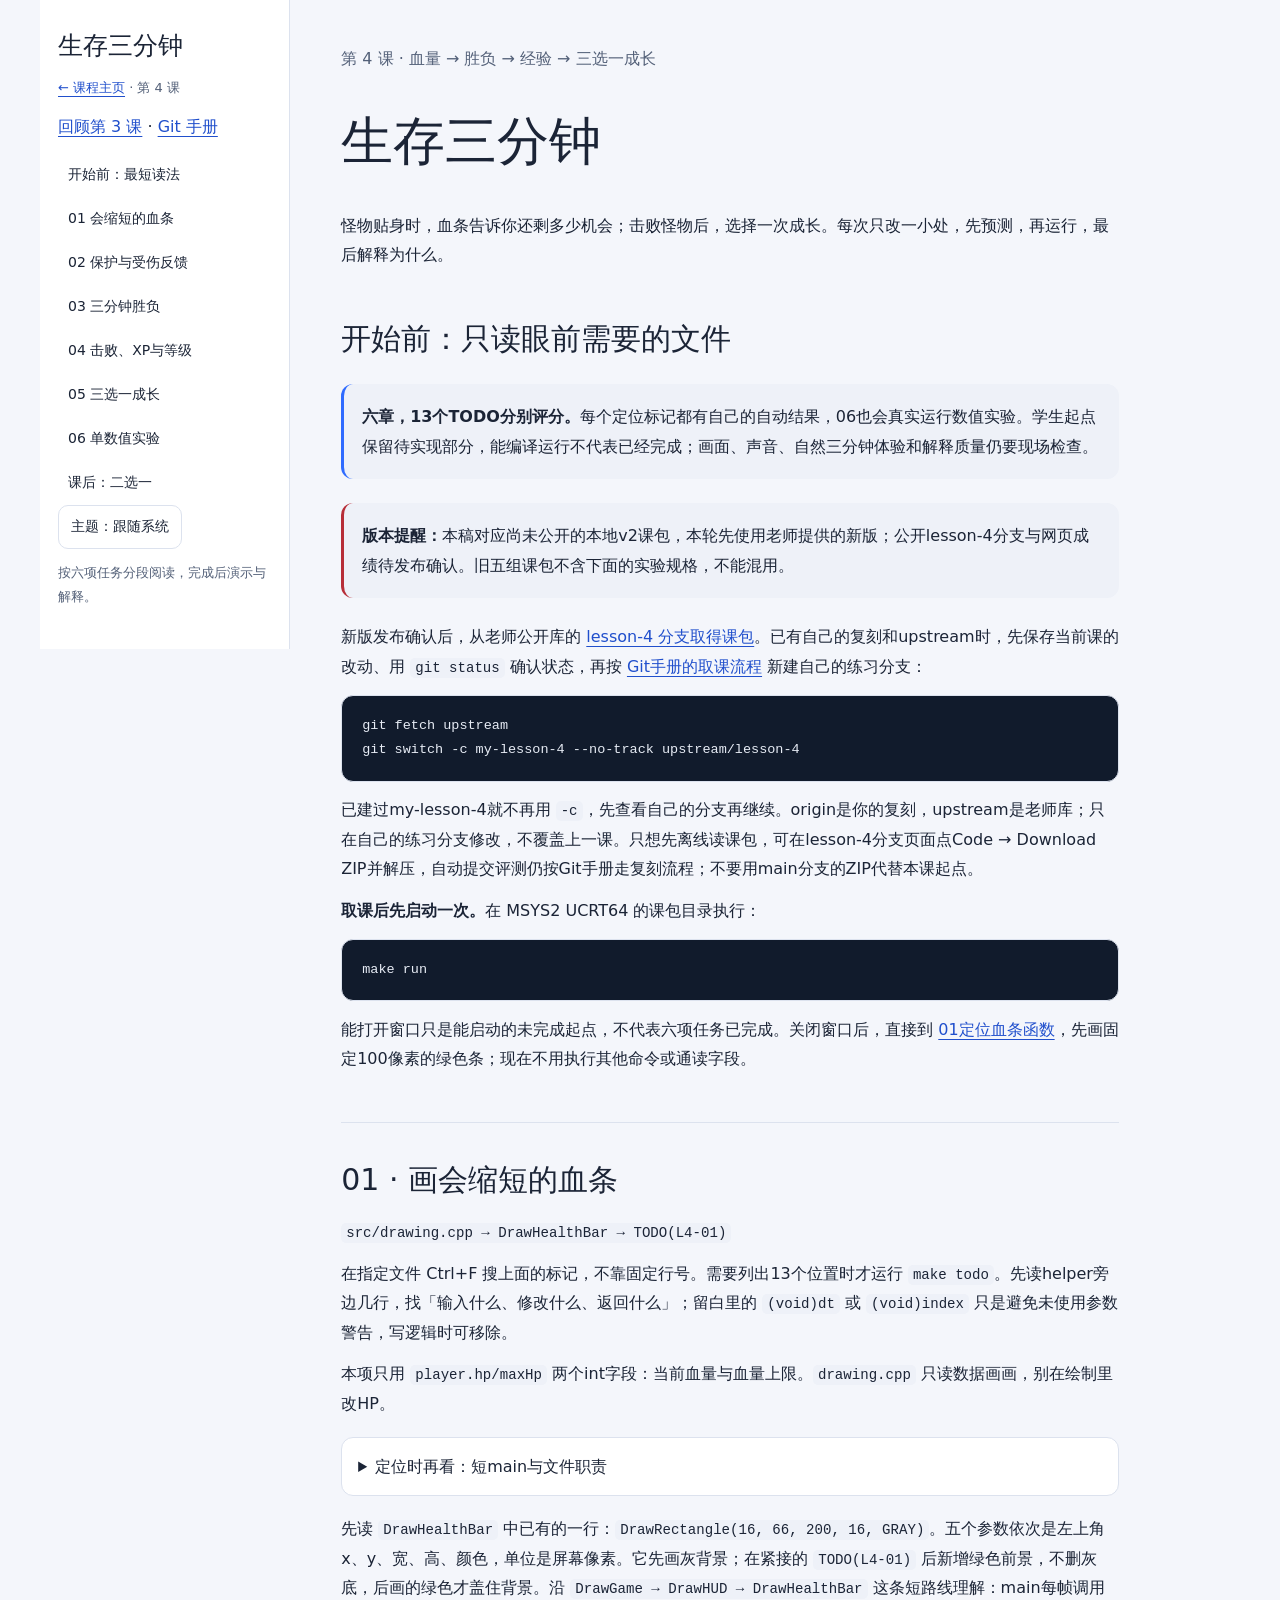
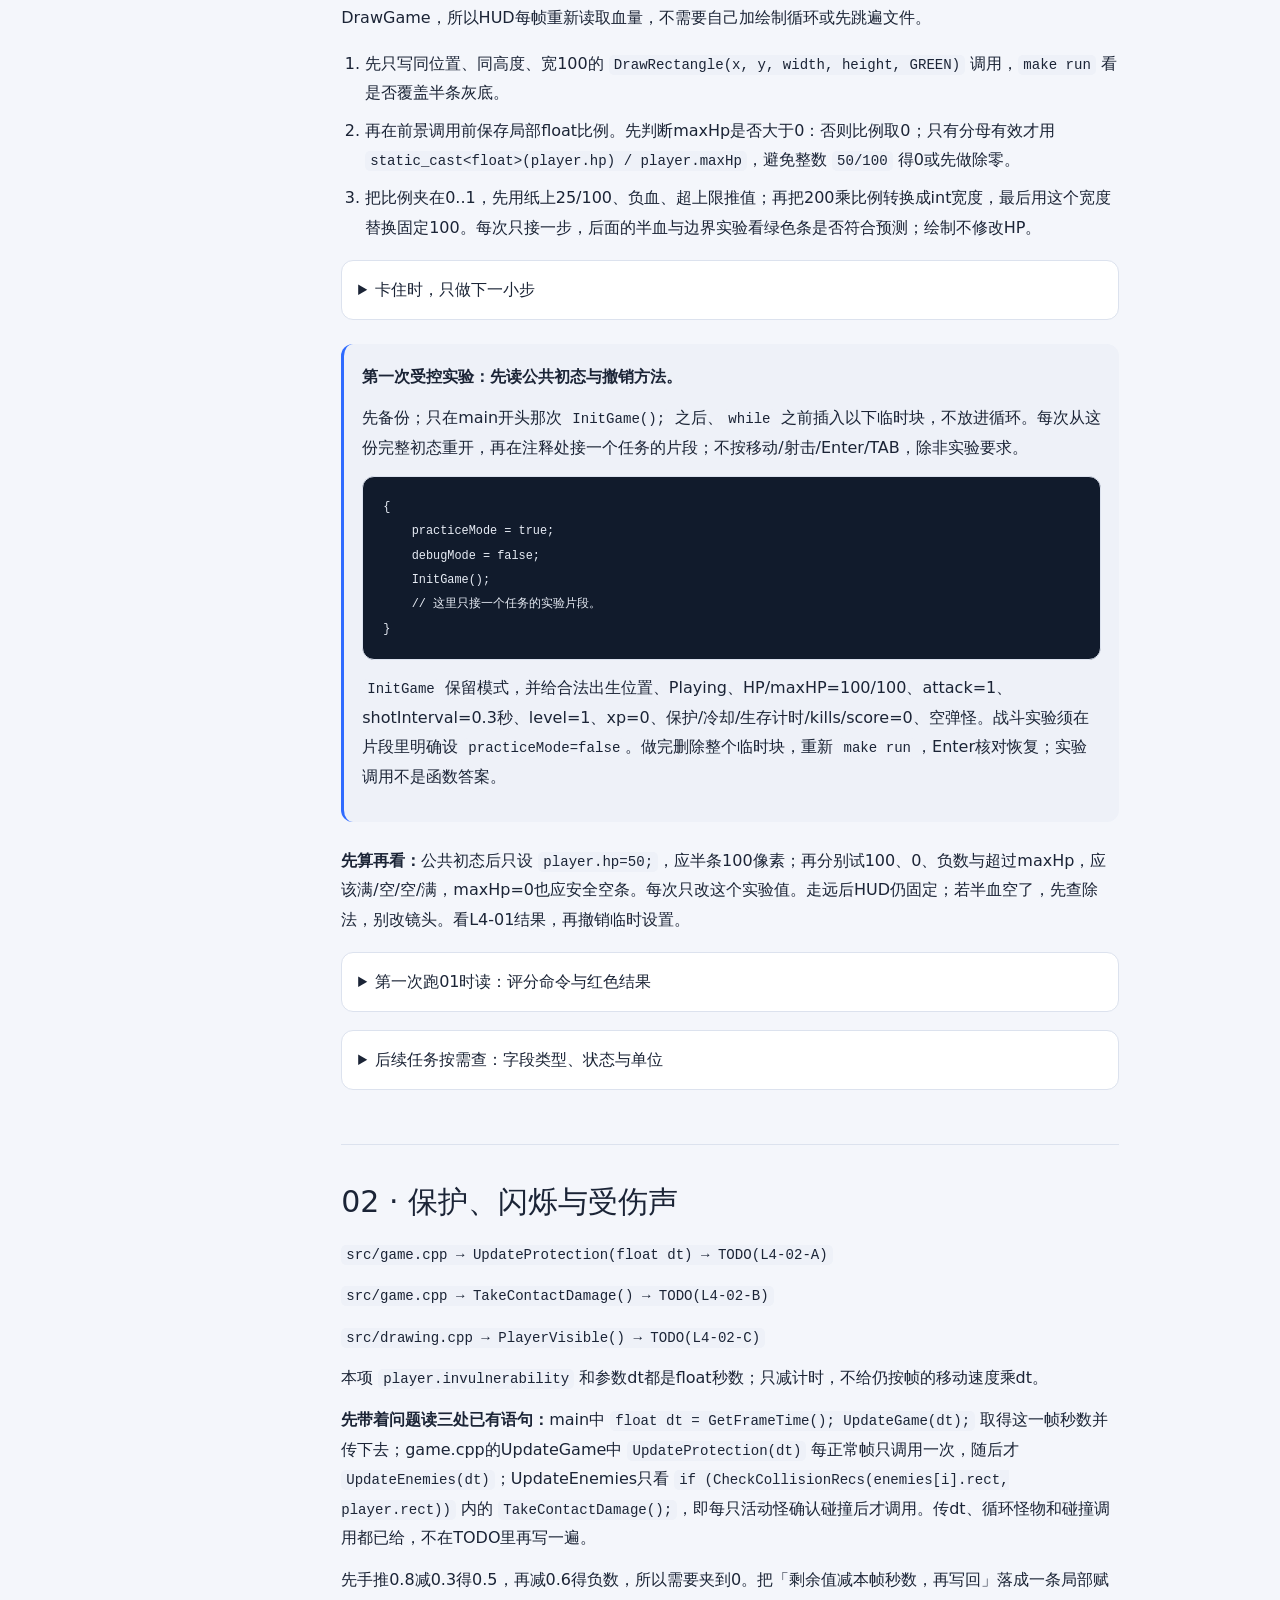
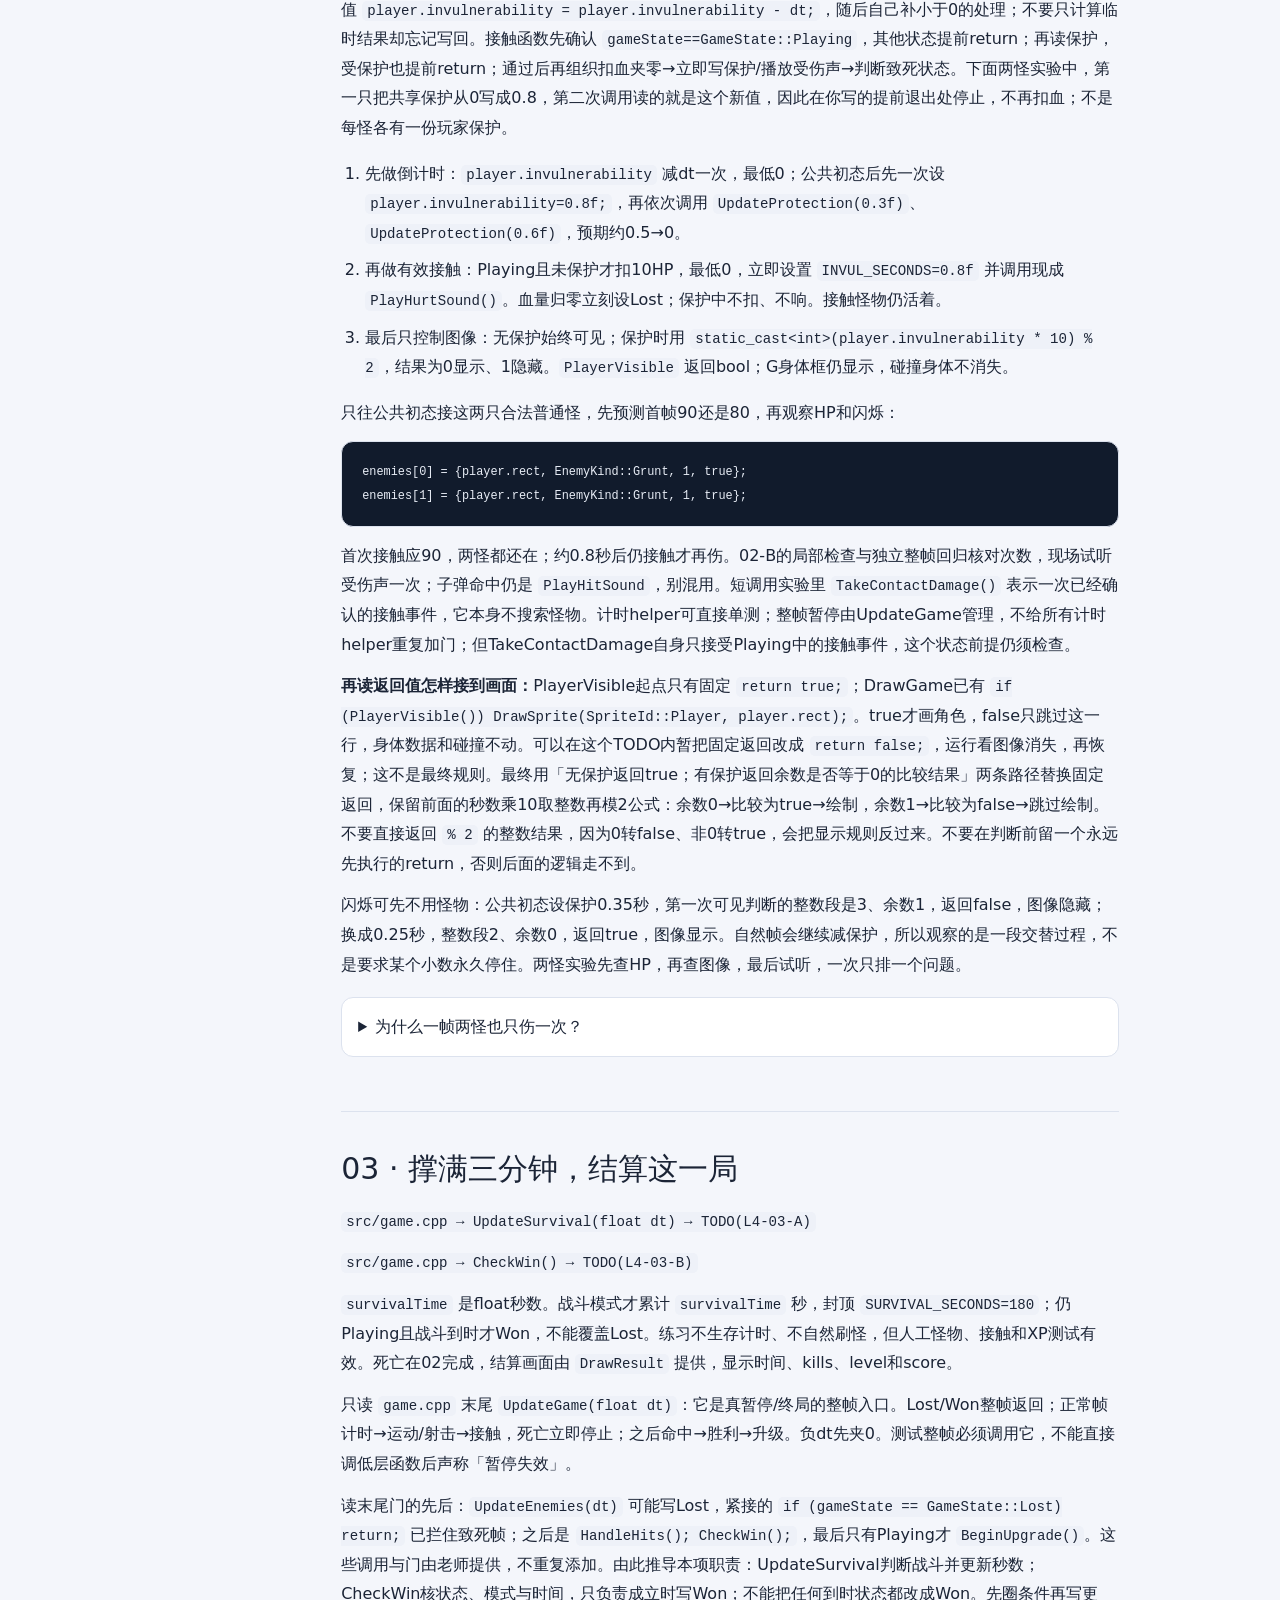
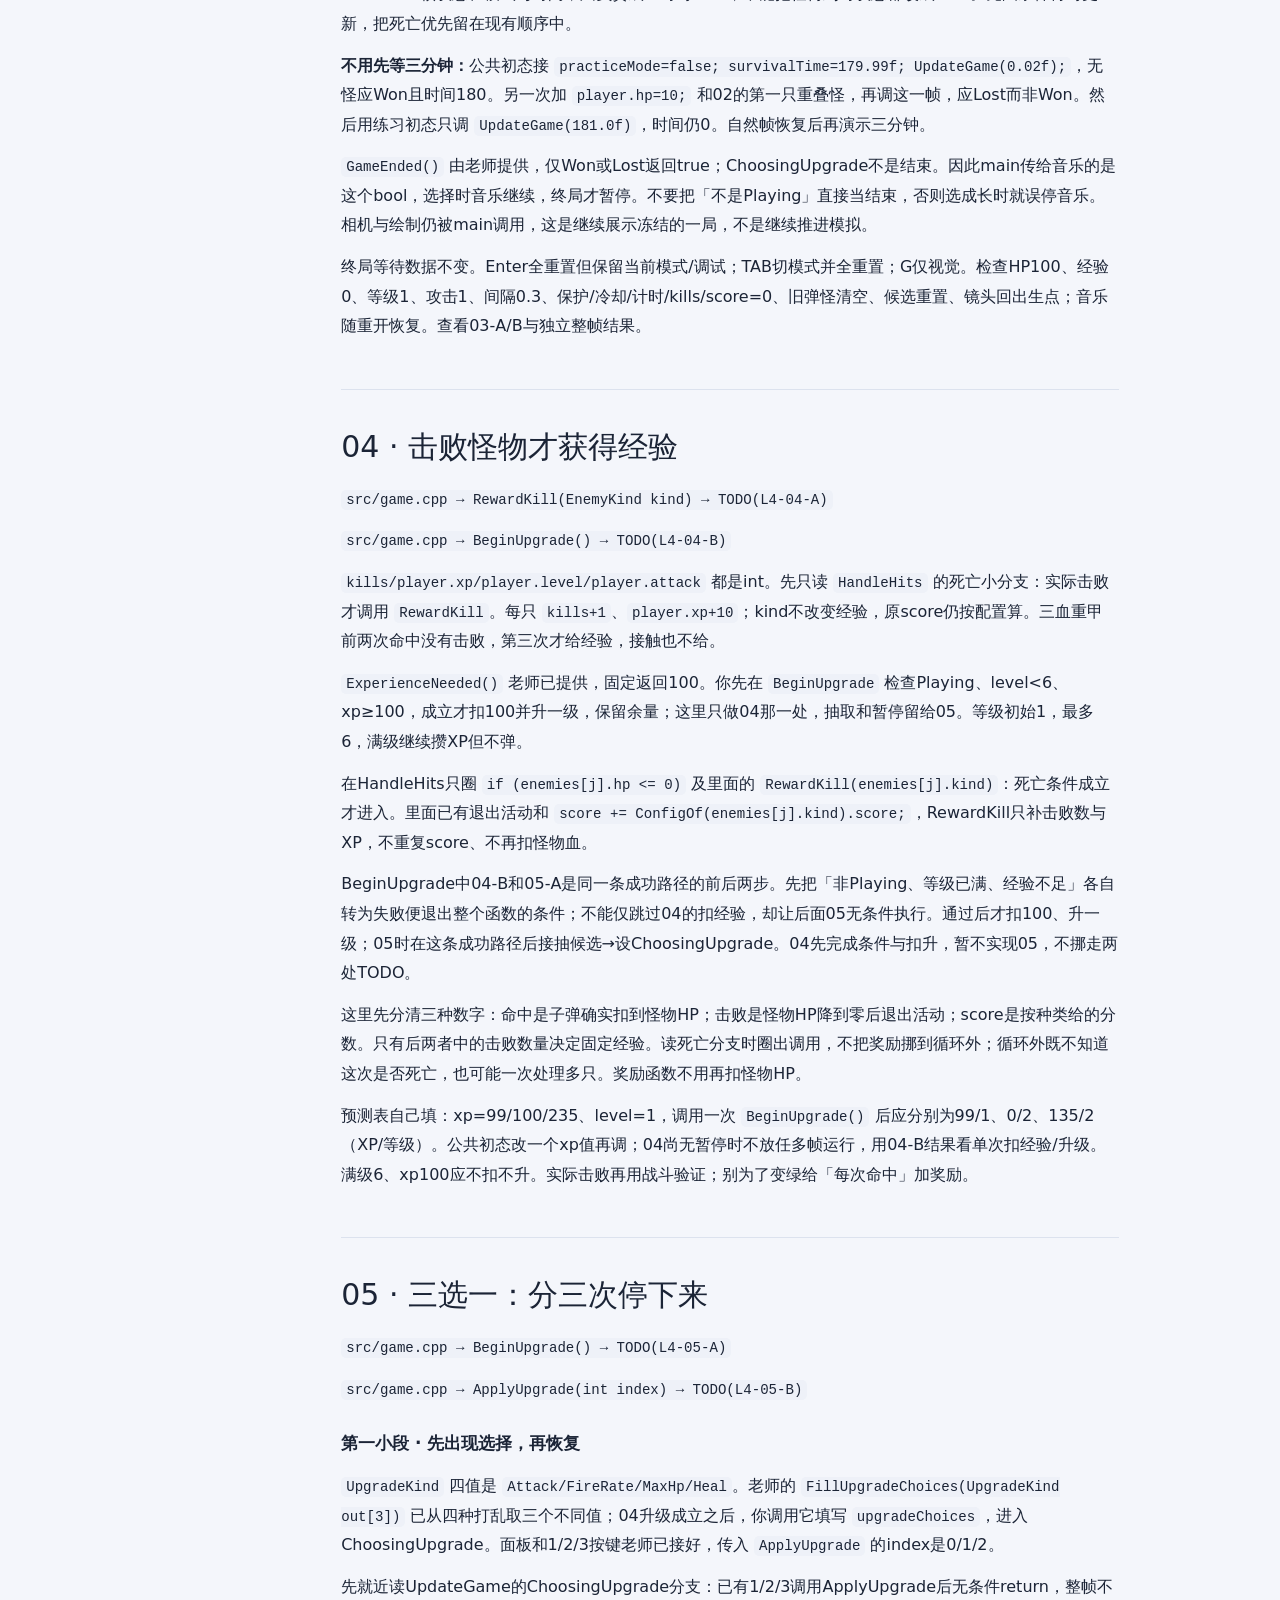
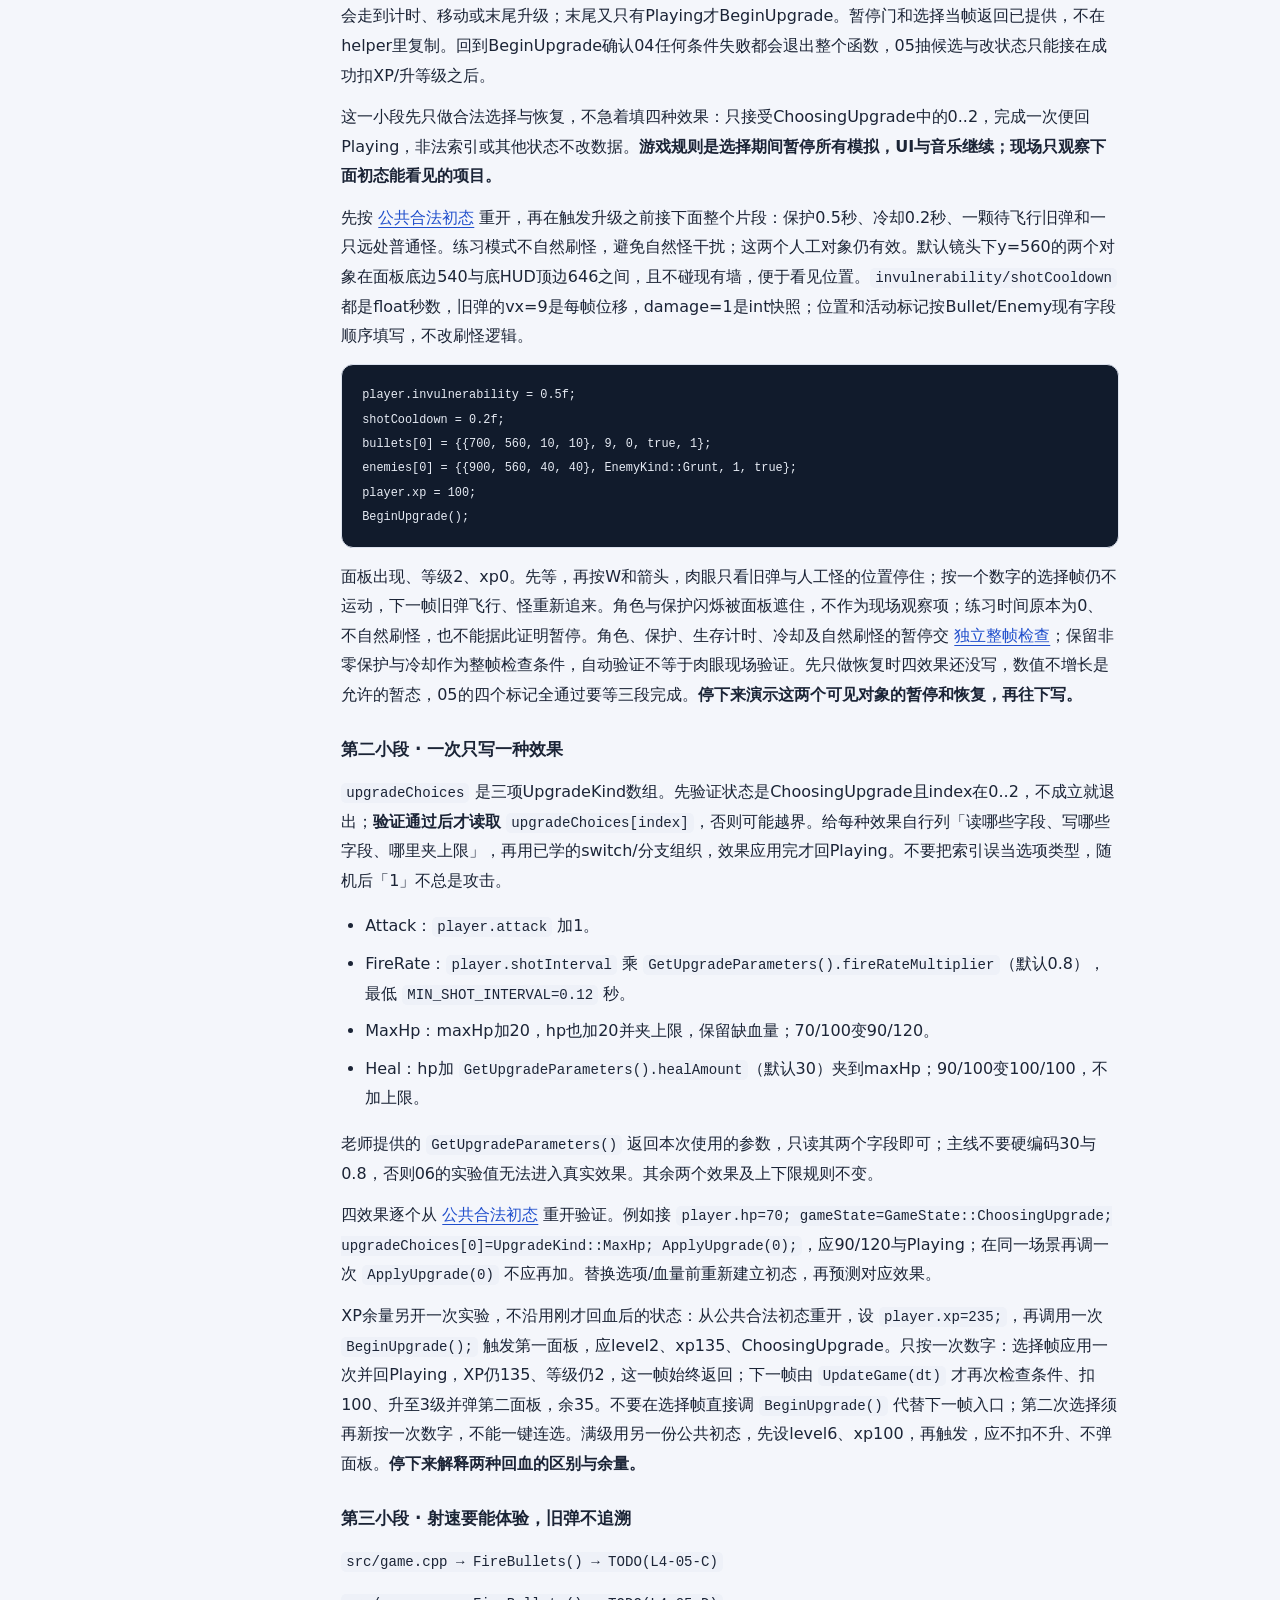
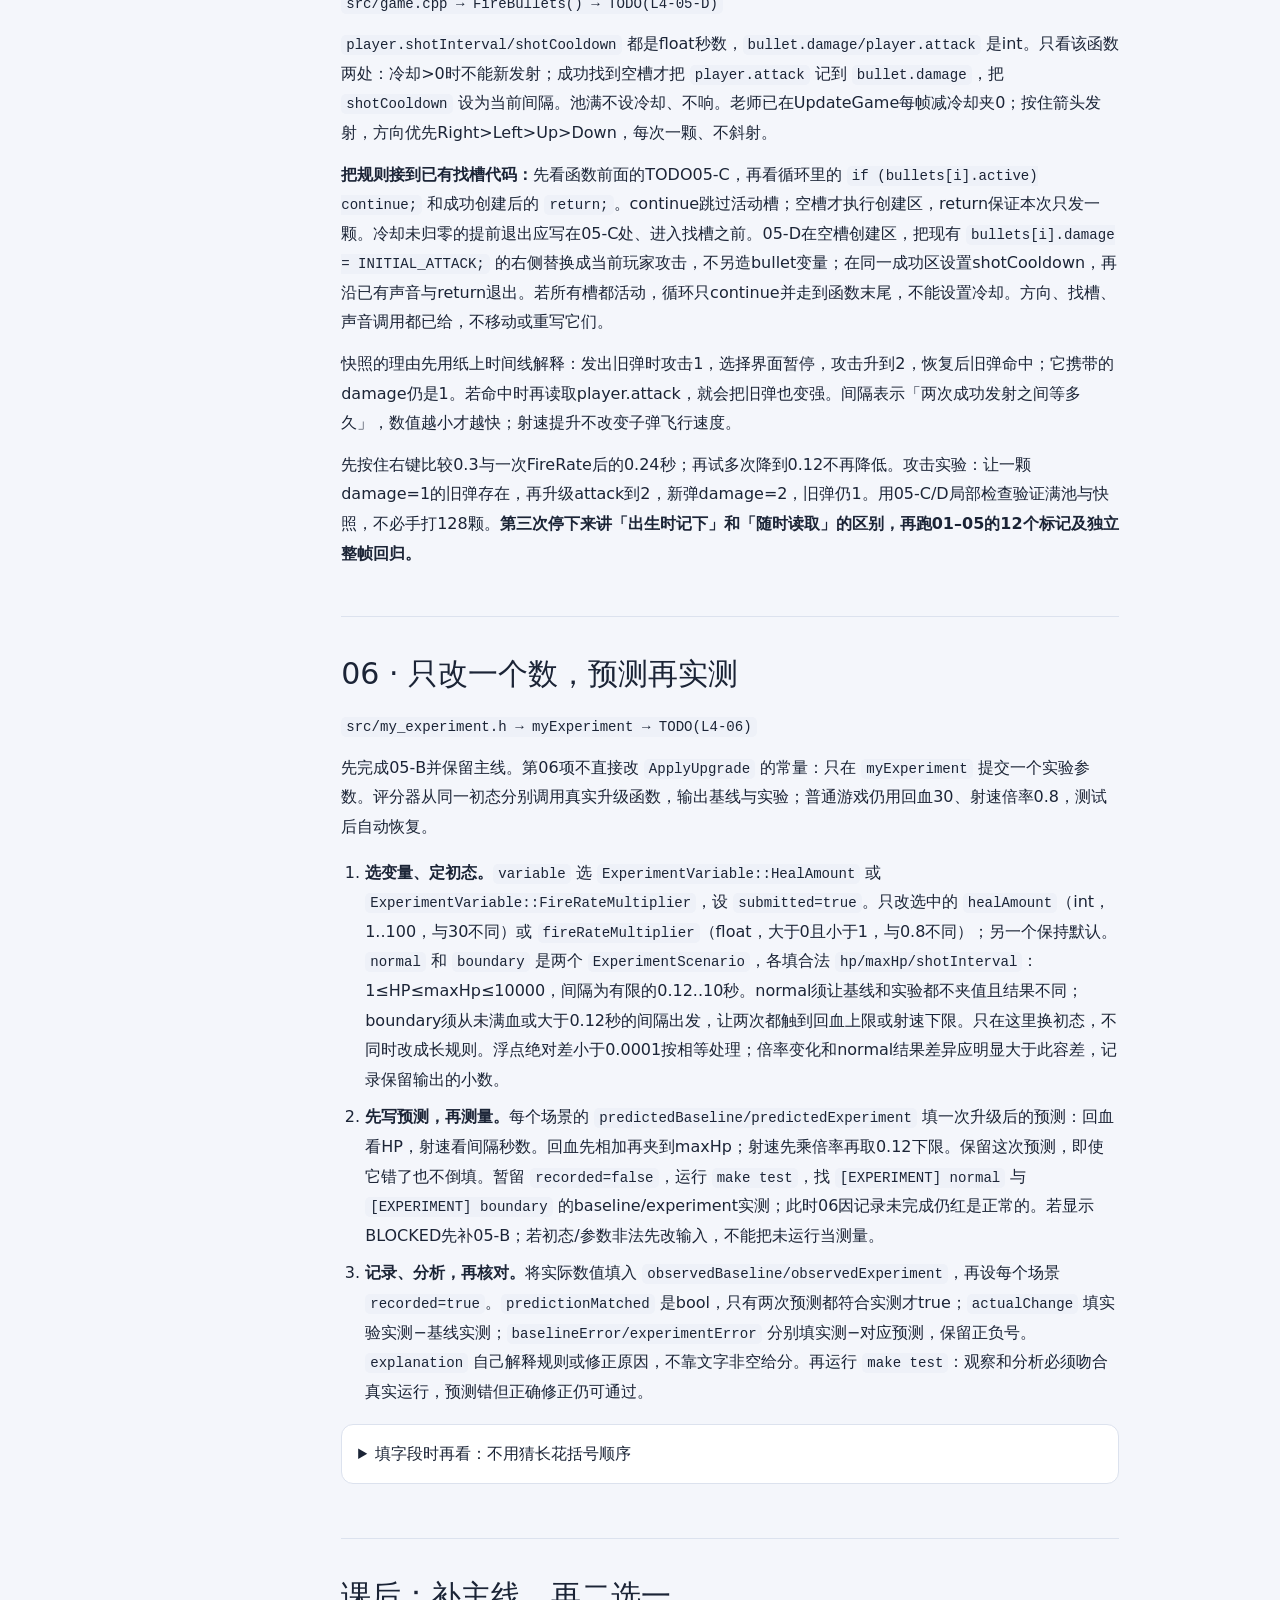
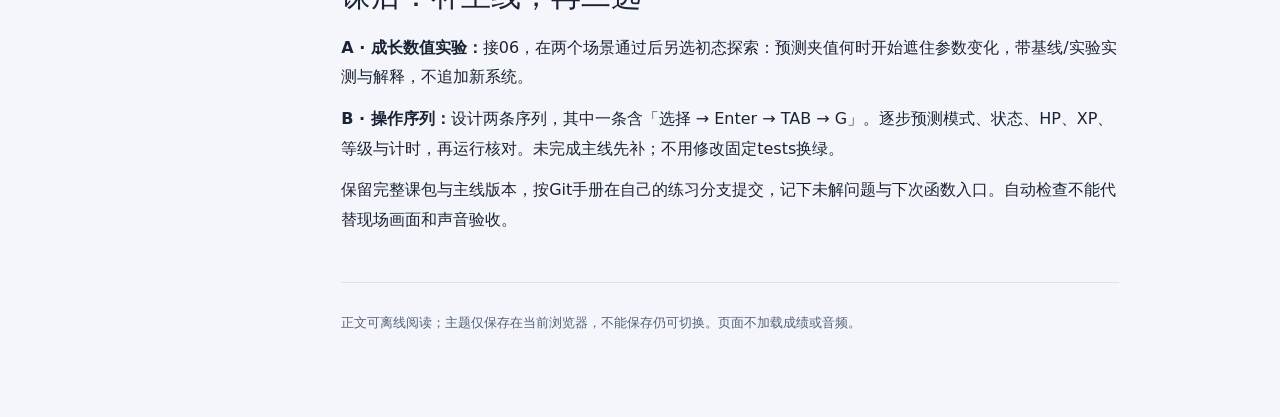
<file: student-guide.html>
<!doctype html>
<html lang="zh-CN">
<head>
<meta charset="utf-8">
<meta name="viewport" content="width=device-width,initial-scale=1">
<meta name="description" content="第4课：血条、保护与受伤反馈、三分钟胜负、击败经验与随机三选一成长；六章13个TODO分别自动评分，包含可复现数值实验。">
<title>生存三分钟 · 闯关手册</title>
<style>
:root{color-scheme:light;--ground:#F4F6FB;--panel:#FFFFFF;--panel-2:#EEF1F8;--ink:#1B2436;--ink-soft:#536078;--line:#DCE2EE;--accent:#2F6BFF;--accent-ink:#204FCC;--red:#B72E38;--green:#187B49;--gold:#886000;--disp:"ZCOOL KuaiLe",system-ui,sans-serif;--body:"Noto Sans SC",system-ui,sans-serif;--mono:"JetBrains Mono",ui-monospace,monospace}
@media(prefers-color-scheme:dark){:root:not([data-theme="light"]){color-scheme:dark;--ground:#0E1420;--panel:#161F2E;--panel-2:#1E2A3D;--ink:#E7ECF5;--ink-soft:#ADB9CE;--line:#35445E;--accent-ink:#9CBAFF;--red:#FF8A8E;--green:#78DCAA;--gold:#FFD16B}}
:root[data-theme="dark"]{color-scheme:dark;--ground:#0E1420;--panel:#161F2E;--panel-2:#1E2A3D;--ink:#E7ECF5;--ink-soft:#ADB9CE;--line:#35445E;--accent-ink:#9CBAFF;--red:#FF8A8E;--green:#78DCAA;--gold:#FFD16B}
*{box-sizing:border-box}html{scroll-behavior:smooth;scroll-padding-top:24px}body{margin:0;background:var(--ground);color:var(--ink);font:16px/1.85 var(--body);-webkit-font-smoothing:antialiased}a{color:var(--accent-ink);text-underline-offset:4px}button{font:inherit;cursor:pointer}:focus-visible{outline:3px solid var(--accent-ink);outline-offset:4px;border-radius:4px}.skip-link{position:fixed;top:12px;left:12px;z-index:10;padding:10px 18px;background:var(--panel);border:2px solid;border-radius:10px;transform:translateY(-160%)}.skip-link:focus{transform:translateY(0)}.layout{display:grid;grid-template-columns:250px minmax(0,1fr);max-width:1200px;margin:auto}.layout>nav{position:sticky;top:0;align-self:start;max-height:100vh;overflow:auto;padding:28px 18px;background:var(--panel);border-right:1px solid var(--line)}.layout>nav>strong{font:25px/1.4 var(--disp)}.layout main{min-width:0;padding:32px clamp(20px,4vw,56px) 80px;max-width:880px}h1{font:clamp(34px,4.6vw,52px)/1.3 var(--disp)}h2{font:clamp(25px,3.5vw,30px)/1.4 var(--disp);margin:0 0 16px}h3{font-size:17px;margin:24px 0 10px}p{margin:12px 0}ul,ol{padding-left:24px}li{margin:8px 0}section{padding:36px 0;border-bottom:1px solid var(--line);scroll-margin-top:20px}.links a{display:flex;align-items:center;min-height:44px;padding:8px 10px;border-radius:9px;text-decoration:none;font-size:14px;color:var(--ink)}.links a:hover,.links a[aria-current]{background:var(--panel-2);color:var(--accent-ink)}.muted,footer{color:var(--ink-soft)}code{font-family:var(--mono);font-size:.88em;overflow-wrap:anywhere;background:var(--panel-2);padding:2px 5px;border-radius:5px}pre{background:#111B2C;color:#E7ECF5;padding:18px 20px;border:1px solid var(--line);border-radius:12px;overflow-x:auto;font:13.5px/1.8 var(--mono);tab-size:4}pre code{background:none;color:inherit;padding:0}dl{display:grid;grid-template-columns:6em minmax(0,1fr);gap:12px}dt{font-weight:700}dd{margin:0;min-width:0}details{border:1px solid var(--line);border-radius:12px;margin:18px 0;background:var(--panel)}summary{cursor:pointer;min-height:48px;padding:14px 16px;font-weight:500}details p{padding-inline:16px}.stop,.callout{padding:18px;background:var(--panel-2);border-radius:12px;margin-block:24px}.callout{border-left:3px solid var(--accent)}.callout.warn{border-left-color:var(--red)}.themebtn{min-height:44px;padding:8px 12px;border:1px solid var(--line);background:var(--panel);color:var(--ink);border-radius:10px;font-size:14px}.check{display:flex;align-items:flex-start;gap:12px;margin:12px 0;padding:14px;border:1px solid var(--line);border-radius:12px;background:var(--panel)}.check input{margin-top:8px}.tag{font-size:13px;color:var(--ink-soft)}footer{font-size:13px;margin-top:28px}
@media(max-width:820px){.layout{display:block}.layout>nav{position:static;max-height:none;border-right:0;border-bottom:1px solid var(--line);padding:22px 16px}.links{display:grid;grid-template-columns:repeat(2,minmax(0,1fr));gap:4px}.layout main{padding-inline:16px}dl{display:block}dd{margin-block:8px 20px}}
@media(max-width:540px){body{font-size:15px}pre{padding:14px;font-size:13px}}
@media(prefers-reduced-motion:reduce){html{scroll-behavior:auto}}
</style>
</head>
<body>
<a class="skip-link" href="#content">跳到正文</a>
<div class="layout">
<nav aria-label="任务导航"><strong>生存三分钟</strong><p class="tag"><a href="../game/docs/">← 课程主页</a> · 第 4 课</p><p><a href="../game/docs/lesson-3/">回顾第 3 课</a> · <a href="../game/docs/git/">Git 手册</a></p>
<div class="links"><a href="#start">开始前：最短读法</a><a href="#task-01">01 会缩短的血条</a><a href="#task-02">02 保护与受伤反馈</a><a href="#task-03">03 三分钟胜负</a><a href="#task-04">04 击败、XP与等级</a><a href="#task-05">05 三选一成长</a><a href="#task-06">06 单数值实验</a><a href="#homework">课后：二选一</a></div>
<button class="themebtn" id="theme" type="button">主题：跟随系统</button><p class="tag">按六项任务分段阅读，完成后演示与解释。</p></nav>
<main id="content" tabindex="-1">
<header><p class="muted">第 4 课 · 血量 → 胜负 → 经验 → 三选一成长</p><h1>生存三分钟</h1><p>怪物贴身时，血条告诉你还剩多少机会；击败怪物后，选择一次成长。每次只改一小处，先预测，再运行，最后解释为什么。</p></header>
<section id="start"><h2>开始前：只读眼前需要的文件</h2>
<div class="callout"><strong>六章，13个TODO分别评分。</strong>每个定位标记都有自己的自动结果，06也会真实运行数值实验。学生起点保留待实现部分，能编译运行不代表已经完成；画面、声音、自然三分钟体验和解释质量仍要现场检查。</div>
<p class="callout warn"><strong>版本提醒：</strong>本稿对应尚未公开的本地v2课包，本轮先使用老师提供的新版；公开lesson-4分支与网页成绩待发布确认。旧五组课包不含下面的实验规格，不能混用。</p>
<p>新版发布确认后，从老师公开库的 <a href="https://github.com/xianyudd/first-frame/tree/lesson-4" target="_blank" rel="noopener">lesson-4 分支取得课包</a>。已有自己的复刻和upstream时，先保存当前课的改动、用 <code>git status</code> 确认状态，再按 <a href="https://xianyudd.github.io/first-frame/git/#start">Git手册的取课流程</a> 新建自己的练习分支：</p>
<pre tabindex="0" role="region" aria-label="第4课取课命令">git fetch upstream
git switch -c my-lesson-4 --no-track upstream/lesson-4</pre>
<p>已建过my-lesson-4就不再用 <code>-c</code>，先查看自己的分支再继续。origin是你的复刻，upstream是老师库；只在自己的练习分支修改，不覆盖上一课。只想先离线读课包，可在lesson-4分支页面点Code → Download ZIP并解压，自动提交评测仍按Git手册走复刻流程；不要用main分支的ZIP代替本课起点。</p>
<p><strong>取课后先启动一次。</strong>在 MSYS2 UCRT64 的课包目录执行：</p>
<pre tabindex="0" role="region" aria-label="首次启动课包">make run</pre>
<p>能打开窗口只是能启动的未完成起点，不代表六项任务已完成。关闭窗口后，直接到 <a href="#task-01">01定位血条函数</a>，先画固定100像素的绿色条；现在不用执行其他命令或通读字段。</p>
</section>
<section id="task-01"><h2>01 · 画会缩短的血条</h2>
<p id="todo-L4-01"><code>src/drawing.cpp → DrawHealthBar → TODO(L4-01)</code></p>
<p>在指定文件 Ctrl+F 搜上面的标记，不靠固定行号。需要列出13个位置时才运行 <code>make todo</code>。先读helper旁边几行，找「输入什么、修改什么、返回什么」；留白里的 <code>(void)dt</code> 或 <code>(void)index</code> 只是避免未使用参数警告，写逻辑时可移除。</p>
<p>本项只用 <code>player.hp/maxHp</code> 两个int字段：当前血量与血量上限。<code>drawing.cpp</code> 只读数据画画，别在绘制里改HP。</p>
<details><summary>定位时再看：短main与文件职责</summary><p>29行的 <code>src/main.cpp</code> 负责开窗口、加载资源、<code>InitGame()</code>；循环读按键和一份 <code>GetFrameTime()</code> → <code>UpdateGame(dt)</code> → 镜头、音乐、绘制；退出释放资源。今天不改这条主线。</p><p><code>src/game.h</code> 给当前任务的数据和函数声明；声明末尾的分号告诉你怎样调用，带花括号的定义才执行工作。<code>extern Player player;</code> 是同一份数据的名字，不新建玩家；<code>src/game.cpp</code> 唯一定义数据并处理规则，不要在头文件再定义一份player，也不用新建类。地图、镜头、对象池、<code>assets.h</code> 与 <code>audio.h</code> 由老师提供，不必通读。</p></details>
<p>先读 <code>DrawHealthBar</code> 中已有的一行：<code>DrawRectangle(16, 66, 200, 16, GRAY)</code>。五个参数依次是左上角x、y、宽、高、颜色，单位是屏幕像素。它先画灰背景；在紧接的 <code>TODO(L4-01)</code> 后新增绿色前景，不删灰底，后画的绿色才盖住背景。沿 <code>DrawGame → DrawHUD → DrawHealthBar</code> 这条短路线理解：main每帧调用DrawGame，所以HUD每帧重新读取血量，不需要自己加绘制循环或先跳遍文件。</p>
<ol><li>先只写同位置、同高度、宽100的 <code>DrawRectangle(x, y, width, height, GREEN)</code> 调用，<code>make run</code> 看是否覆盖半条灰底。</li><li>再在前景调用前保存局部float比例。先判断maxHp是否大于0：否则比例取0；只有分母有效才用 <code>static_cast&lt;float&gt;(player.hp) / player.maxHp</code>，避免整数 <code>50/100</code> 得0或先做除零。</li><li>把比例夹在0..1，先用纸上25/100、负血、超上限推值；再把200乘比例转换成int宽度，最后用这个宽度替换固定100。每次只接一步，后面的半血与边界实验看绿色条是否符合预测；绘制不修改HP。</li></ol>
<details><summary>卡住时，只做下一小步</summary><p>先纸上写「血量 → 比例 → 像素」三列，再在函数里保存局部比例。把小于零、大于一的情况分别处理，最后才转换像素。比如25/100应是0.25、50像素；1/3乘200约66.67，转成整数是66，不四舍五入。若颜色盖住文字，先核对调用位置；这个函数已在HUD背景之后调用，不要搬到世界绘制里面。</p></details>
<div id="experiment-state" class="callout"><strong>第一次受控实验：先读公共初态与撤销方法。</strong><p>先备份；只在main开头那次 <code>InitGame();</code> 之后、<code>while</code> 之前插入以下临时块，不放进循环。每次从这份完整初态重开，再在注释处接一个任务的片段；不按移动/射击/Enter/TAB，除非实验要求。</p><pre tabindex="0" role="region" aria-label="所有局部实验的公共初态"><code>{
    practiceMode = true;
    debugMode = false;
    InitGame();
    // 这里只接一个任务的实验片段。
}</code></pre><p><code>InitGame</code> 保留模式，并给合法出生位置、Playing、HP/maxHP=100/100、attack=1、shotInterval=0.3秒、level=1、xp=0、保护/冷却/生存计时/kills/score=0、空弹怪。战斗实验须在片段里明确设 <code>practiceMode=false</code>。做完删除整个临时块，重新 <code>make run</code>，Enter核对恢复；实验调用不是函数答案。</p></div>
<p><strong>先算再看：</strong>公共初态后只设 <code>player.hp=50;</code>，应半条100像素；再分别试100、0、负数与超过maxHp，应该满/空/空/满，maxHp=0也应安全空条。每次只改这个实验值。走远后HUD仍固定；若半血空了，先查除法，别改镜头。看L4-01结果，再撤销临时设置。</p>
<details id="test-reading"><summary>第一次跑01时读：评分命令与红色结果</summary><p>运行 <code>make test</code> 后找 <code>L4-01</code>；13个标记共用此命令，没有另一个分组目标。报告以 <code>TODO_PROTOCOL L4-v2</code> 开头，<code>TODO_STATUS id passed total</code> 的数字依次对应01、02-A/B/C、03-A/B、04-A/B、05-A/B/C/D、06。起点尚未实现应红；需逐条定位再运行 <code>make test VERBOSE=1</code>，读取PASS/FAIL、定位、预期与实际。终端保持ASCII英文，避免乱码。</p><p><code>TODO_BLOCKED</code> 表示必要前置未完成，检查尚未执行，不是通过，也不是本项已经被证实写错。05-A需要04-B的升级成功路径，06需要05-B的升级效果；其他局部检查尽量直接设置初态。<code>INTEGRATION_STATUS</code> 单独检查整帧联动，不重复计入13项；它仍红时先看涉及的后续任务，不推倒已通过的局部函数。全部13项及整帧都通过才算自动检查完成。</p><p>课包应有 <code>tests/test_todos.cpp</code>、<code>tests/test_support.h</code>、<code>tests/fake.cpp</code>；缺文件先确认完整起点，不删目标假通过。旧课包只有五组结果，不能直接当成这13项；先保存自己的工作，请老师协助合入新版评分器、参数入口、工作流及 <code>.github/scripts/publish_todo_statuses.py</code> 发布模块，不用重建或覆盖已有练习分支。</p></details>
<details><summary>后续任务按需查：字段类型、状态与单位</summary><p><code>Player.rect</code> 是Rectangle身体，<code>speed</code> 是float每帧移动量；<code>hp/maxHp/attack/xp/level</code> 是int，<code>invulnerability/shotInterval</code> 是float秒数。<code>Bullet</code> 的 <code>rect/vx/vy/active/damage</code> 分别为Rectangle、float、float、bool、int；<code>Enemy</code> 的 <code>rect/kind/hp/active</code> 分别为Rectangle、EnemyKind、int、bool。<code>survivalTime/shotCooldown</code> 是float秒数，<code>kills</code> 是int，<code>upgradeChoices</code> 是三项UpgradeKind数组。弹怪仍按帧移动，只有计时用秒，别给旧速度再乘dt。</p><p><code>GameState</code> 有 <code>Playing/ChoosingUpgrade/Won/Lost</code> 四值；用 <code>GameState::Playing</code> 写类型所属的值。</p></details>
</section>
<section id="task-02"><h2>02 · 保护、闪烁与受伤声</h2>
<p id="todo-L4-02-A"><code>src/game.cpp → UpdateProtection(float dt) → TODO(L4-02-A)</code></p>
<p id="todo-L4-02-B"><code>src/game.cpp → TakeContactDamage() → TODO(L4-02-B)</code></p>
<p id="todo-L4-02-C"><code>src/drawing.cpp → PlayerVisible() → TODO(L4-02-C)</code></p>
<p>本项 <code>player.invulnerability</code> 和参数dt都是float秒数；只减计时，不给仍按帧的移动速度乘dt。</p>
<p><strong>先带着问题读三处已有语句：</strong>main中 <code>float dt = GetFrameTime(); UpdateGame(dt);</code> 取得这一帧秒数并传下去；game.cpp的UpdateGame中 <code>UpdateProtection(dt)</code> 每正常帧只调用一次，随后才 <code>UpdateEnemies(dt)</code>；UpdateEnemies只看 <code>if (CheckCollisionRecs(enemies[i].rect, player.rect))</code> 内的 <code>TakeContactDamage();</code>，即每只活动怪确认碰撞后才调用。传dt、循环怪物和碰撞调用都已给，不在TODO里再写一遍。</p>
<p>先手推0.8减0.3得0.5，再减0.6得负数，所以需要夹到0。把「剩余值减本帧秒数，再写回」落成一条局部赋值 <code>player.invulnerability = player.invulnerability - dt;</code>，随后自己补小于0的处理；不要只计算临时结果却忘记写回。接触函数先确认 <code>gameState==GameState::Playing</code>，其他状态提前return；再读保护，受保护也提前return；通过后再组织扣血夹零→立即写保护/播放受伤声→判断致死状态。下面两怪实验中，第一只把共享保护从0写成0.8，第二次调用读的就是这个新值，因此在你写的提前退出处停止，不再扣血；不是每怪各有一份玩家保护。</p>
<ol><li>先做倒计时：<code>player.invulnerability</code> 减dt一次，最低0；公共初态后先一次设 <code>player.invulnerability=0.8f;</code>，再依次调用 <code>UpdateProtection(0.3f)</code>、<code>UpdateProtection(0.6f)</code>，预期约0.5→0。</li><li>再做有效接触：Playing且未保护才扣10HP，最低0，立即设置 <code>INVUL_SECONDS=0.8f</code> 并调用现成 <code>PlayHurtSound()</code>。血量归零立刻设Lost；保护中不扣、不响。接触怪物仍活着。</li><li>最后只控制图像：无保护始终可见；保护时用 <code>static_cast&lt;int&gt;(player.invulnerability * 10) % 2</code>，结果为0显示、1隐藏。<code>PlayerVisible</code> 返回bool；G身体框仍显示，碰撞身体不消失。</li></ol>
<p>只往公共初态接这两只合法普通怪，先预测首帧90还是80，再观察HP和闪烁：</p>
<pre tabindex="0" role="region" aria-label="同帧两怪的局部实验"><code>enemies[0] = {player.rect, EnemyKind::Grunt, 1, true};
enemies[1] = {player.rect, EnemyKind::Grunt, 1, true};</code></pre>
<p>首次接触应90，两怪都还在；约0.8秒后仍接触才再伤。02-B的局部检查与独立整帧回归核对次数，现场试听受伤声一次；子弹命中仍是 <code>PlayHitSound</code>，别混用。短调用实验里 <code>TakeContactDamage()</code> 表示一次已经确认的接触事件，它本身不搜索怪物。计时helper可直接单测；整帧暂停由UpdateGame管理，不给所有计时helper重复加门；但TakeContactDamage自身只接受Playing中的接触事件，这个状态前提仍须检查。</p>
<p><strong>再读返回值怎样接到画面：</strong>PlayerVisible起点只有固定 <code>return true;</code>；DrawGame已有 <code>if (PlayerVisible()) DrawSprite(SpriteId::Player, player.rect);</code>。true才画角色，false只跳过这一行，身体数据和碰撞不动。可以在这个TODO内暂把固定返回改成 <code>return false;</code>，运行看图像消失，再恢复；这不是最终规则。最终用「无保护返回true；有保护返回余数是否等于0的比较结果」两条路径替换固定返回，保留前面的秒数乘10取整数再模2公式：余数0→比较为true→绘制，余数1→比较为false→跳过绘制。不要直接返回 <code>% 2</code> 的整数结果，因为0转false、非0转true，会把显示规则反过来。不要在判断前留一个永远先执行的return，否则后面的逻辑走不到。</p>
<p>闪烁可先不用怪物：公共初态设保护0.35秒，第一次可见判断的整数段是3、余数1，返回false，图像隐藏；换成0.25秒，整数段2、余数0，返回true，图像显示。自然帧会继续减保护，所以观察的是一段交替过程，不是要求某个小数永久停住。两怪实验先查HP，再查图像，最后试听，一次只排一个问题。</p>
<details><summary>为什么一帧两怪也只伤一次？</summary><p>第一只有效接触立即写入保护，第二只读到新值便跳过。若等循环结束才保护，两只会各扣10。计时只在整帧入口减一次，不能每遇到一怪减一次。</p></details>
</section>
<section id="task-03"><h2>03 · 撑满三分钟，结算这一局</h2>
<p id="todo-L4-03-A"><code>src/game.cpp → UpdateSurvival(float dt) → TODO(L4-03-A)</code></p>
<p id="todo-L4-03-B"><code>src/game.cpp → CheckWin() → TODO(L4-03-B)</code></p>
<p><code>survivalTime</code> 是float秒数。战斗模式才累计 <code>survivalTime</code> 秒，封顶 <code>SURVIVAL_SECONDS=180</code>；仍Playing且战斗到时才Won，不能覆盖Lost。练习不生存计时、不自然刷怪，但人工怪物、接触和XP测试有效。死亡在02完成，结算画面由 <code>DrawResult</code> 提供，显示时间、kills、level和score。</p>
<p>只读 <code>game.cpp</code> 末尾 <code>UpdateGame(float dt)</code>：它是真暂停/终局的整帧入口。Lost/Won整帧返回；正常帧计时→运动/射击→接触，死亡立即停止；之后命中→胜利→升级。负dt先夹0。测试整帧必须调用它，不能直接调低层函数后声称「暂停失效」。</p>
<p>读末尾门的先后：<code>UpdateEnemies(dt)</code> 可能写Lost，紧接的 <code>if (gameState == GameState::Lost) return;</code> 已拦住致死帧；之后是 <code>HandleHits(); CheckWin();</code>，最后只有Playing才 <code>BeginUpgrade()</code>。这些调用与门由老师提供，不重复添加。由此推导本项职责：UpdateSurvival判断战斗并更新秒数；CheckWin核状态、模式与时间，只负责成立时写Won；不能把任何到时状态都改成Won。先圈条件再写更新，把死亡优先留在现有顺序中。</p>
<p><strong>不用先等三分钟：</strong>公共初态接 <code>practiceMode=false; survivalTime=179.99f; UpdateGame(0.02f);</code>，无怪应Won且时间180。另一次加 <code>player.hp=10;</code> 和02的第一只重叠怪，再调这一帧，应Lost而非Won。然后用练习初态只调 <code>UpdateGame(181.0f)</code>，时间仍0。自然帧恢复后再演示三分钟。</p>
<p><code>GameEnded()</code> 由老师提供，仅Won或Lost返回true；ChoosingUpgrade不是结束。因此main传给音乐的是这个bool，选择时音乐继续，终局才暂停。不要把「不是Playing」直接当结束，否则选成长时就误停音乐。相机与绘制仍被main调用，这是继续展示冻结的一局，不是继续推进模拟。</p>
<p>终局等待数据不变。Enter全重置但保留当前模式/调试；TAB切模式并全重置；G仅视觉。检查HP100、经验0、等级1、攻击1、间隔0.3、保护/冷却/计时/kills/score=0、旧弹怪清空、候选重置、镜头回出生点；音乐随重开恢复。查看03-A/B与独立整帧结果。</p>
</section>
<section id="task-04"><h2>04 · 击败怪物才获得经验</h2>
<p id="todo-L4-04-A"><code>src/game.cpp → RewardKill(EnemyKind kind) → TODO(L4-04-A)</code></p>
<p id="todo-L4-04-B"><code>src/game.cpp → BeginUpgrade() → TODO(L4-04-B)</code></p>
<p><code>kills/player.xp/player.level/player.attack</code> 都是int。先只读 <code>HandleHits</code> 的死亡小分支：实际击败才调用 <code>RewardKill</code>。每只 <code>kills+1</code>、<code>player.xp+10</code>；kind不改变经验，原score仍按配置算。三血重甲前两次命中没有击败，第三次才给经验，接触也不给。</p>
<p><code>ExperienceNeeded()</code> 老师已提供，固定返回100。你先在 <code>BeginUpgrade</code> 检查Playing、level&lt;6、xp≥100，成立才扣100并升一级，保留余量；这里只做04那一处，抽取和暂停留给05。等级初始1，最多6，满级继续攒XP但不弹。</p>
<p>在HandleHits只圈 <code>if (enemies[j].hp &lt;= 0)</code> 及里面的 <code>RewardKill(enemies[j].kind)</code>：死亡条件成立才进入。里面已有退出活动和 <code>score += ConfigOf(enemies[j].kind).score;</code>，RewardKill只补击败数与XP，不重复score、不再扣怪物血。</p>
<p>BeginUpgrade中04-B和05-A是同一条成功路径的前后两步。先把「非Playing、等级已满、经验不足」各自转为失败便退出整个函数的条件；不能仅跳过04的扣经验，却让后面05无条件执行。通过后才扣100、升一级；05时在这条成功路径后接抽候选→设ChoosingUpgrade。04先完成条件与扣升，暂不实现05，不挪走两处TODO。</p>
<p>这里先分清三种数字：命中是子弹确实扣到怪物HP；击败是怪物HP降到零后退出活动；score是按种类给的分数。只有后两者中的击败数量决定固定经验。读死亡分支时圈出调用，不把奖励挪到循环外；循环外既不知道这次是否死亡，也可能一次处理多只。奖励函数不用再扣怪物HP。</p>
<p>预测表自己填：xp=99/100/235、level=1，调用一次 <code>BeginUpgrade()</code> 后应分别为99/1、0/2、135/2（XP/等级）。公共初态改一个xp值再调；04尚无暂停时不放任多帧运行，用04-B结果看单次扣经验/升级。满级6、xp100应不扣不升。实际击败再用战斗验证；别为了变绿给「每次命中」加奖励。</p>
</section>
<section id="task-05"><h2>05 · 三选一：分三次停下来</h2>
<p id="todo-L4-05-A"><code>src/game.cpp → BeginUpgrade() → TODO(L4-05-A)</code></p>
<p id="todo-L4-05-B"><code>src/game.cpp → ApplyUpgrade(int index) → TODO(L4-05-B)</code></p>
<h3>第一小段 · 先出现选择，再恢复</h3>
<p><code>UpgradeKind</code> 四值是 <code>Attack/FireRate/MaxHp/Heal</code>。老师的 <code>FillUpgradeChoices(UpgradeKind out[3])</code> 已从四种打乱取三个不同值；04升级成立之后，你调用它填写 <code>upgradeChoices</code>，进入ChoosingUpgrade。面板和1/2/3按键老师已接好，传入 <code>ApplyUpgrade</code> 的index是0/1/2。</p>
<p>先就近读UpdateGame的ChoosingUpgrade分支：已有1/2/3调用ApplyUpgrade后无条件return，整帧不会走到计时、移动或末尾升级；末尾又只有Playing才BeginUpgrade。暂停门和选择当帧返回已提供，不在helper里复制。回到BeginUpgrade确认04任何条件失败都会退出整个函数，05抽候选与改状态只能接在成功扣XP/升等级之后。</p>
<p id="upgrade-pause">这一小段先只做合法选择与恢复，不急着填四种效果：只接受ChoosingUpgrade中的0..2，完成一次便回Playing，非法索引或其他状态不改数据。<strong>游戏规则是选择期间暂停所有模拟，UI与音乐继续；现场只观察下面初态能看见的项目。</strong></p>
<p>先按 <a href="#experiment-state">公共合法初态</a> 重开，再在触发升级之前接下面整个片段：保护0.5秒、冷却0.2秒、一颗待飞行旧弹和一只远处普通怪。练习模式不自然刷怪，避免自然怪干扰；这两个人工对象仍有效。默认镜头下y=560的两个对象在面板底边540与底HUD顶边646之间，且不碰现有墙，便于看见位置。<code>invulnerability/shotCooldown</code> 都是float秒数，旧弹的vx=9是每帧位移，damage=1是int快照；位置和活动标记按Bullet/Enemy现有字段顺序填写，不改刷怪逻辑。</p>
<pre tabindex="0" role="region" aria-label="观察选择冻结的局部对象"><code>player.invulnerability = 0.5f;
shotCooldown = 0.2f;
bullets[0] = {{700, 560, 10, 10}, 9, 0, true, 1};
enemies[0] = {{900, 560, 40, 40}, EnemyKind::Grunt, 1, true};
player.xp = 100;
BeginUpgrade();</code></pre>
<p>面板出现、等级2、xp0。先等，再按W和箭头，肉眼只看旧弹与人工怪的位置停住；按一个数字的选择帧仍不运动，下一帧旧弹飞行、怪重新追来。角色与保护闪烁被面板遮住，不作为现场观察项；练习时间原本为0、不自然刷怪，也不能据此证明暂停。角色、保护、生存计时、冷却及自然刷怪的暂停交 <a href="#test-reading">独立整帧检查</a>；保留非零保护与冷却作为整帧检查条件，自动验证不等于肉眼现场验证。先只做恢复时四效果还没写，数值不增长是允许的暂态，05的四个标记全通过要等三段完成。<strong>停下来演示这两个可见对象的暂停和恢复，再往下写。</strong></p>
<h3>第二小段 · 一次只写一种效果</h3>
<p><code>upgradeChoices</code> 是三项UpgradeKind数组。先验证状态是ChoosingUpgrade且index在0..2，不成立就退出；<strong>验证通过后才读取</strong> <code>upgradeChoices[index]</code>，否则可能越界。给每种效果自行列「读哪些字段、写哪些字段、哪里夹上限」，再用已学的switch/分支组织，效果应用完才回Playing。不要把索引误当选项类型，随机后「1」不总是攻击。</p>
<ul><li>Attack：<code>player.attack</code> 加1。</li><li>FireRate：<code>player.shotInterval</code> 乘 <code>GetUpgradeParameters().fireRateMultiplier</code>（默认0.8），最低 <code>MIN_SHOT_INTERVAL=0.12</code> 秒。</li><li>MaxHp：maxHp加20，hp也加20并夹上限，保留缺血量；70/100变90/120。</li><li>Heal：hp加 <code>GetUpgradeParameters().healAmount</code>（默认30）夹到maxHp；90/100变100/100，不加上限。</li></ul>
<p>老师提供的 <code>GetUpgradeParameters()</code> 返回本次使用的参数，只读其两个字段即可；主线不要硬编码30与0.8，否则06的实验值无法进入真实效果。其余两个效果及上下限规则不变。</p>
<p>四效果逐个从 <a href="#experiment-state">公共合法初态</a> 重开验证。例如接 <code>player.hp=70; gameState=GameState::ChoosingUpgrade; upgradeChoices[0]=UpgradeKind::MaxHp; ApplyUpgrade(0);</code>，应90/120与Playing；在同一场景再调一次 <code>ApplyUpgrade(0)</code> 不应再加。替换选项/血量前重新建立初态，再预测对应效果。</p>
<p>XP余量另开一次实验，不沿用刚才回血后的状态：从公共合法初态重开，设 <code>player.xp=235;</code>，再调用一次 <code>BeginUpgrade();</code> 触发第一面板，应level2、xp135、ChoosingUpgrade。只按一次数字：选择帧应用一次并回Playing，XP仍135、等级仍2，这一帧始终返回；下一帧由 <code>UpdateGame(dt)</code> 才再次检查条件、扣100、升至3级并弹第二面板，余35。不要在选择帧直接调 <code>BeginUpgrade()</code> 代替下一帧入口；第二次选择须再新按一次数字，不能一键连选。满级用另一份公共初态，先设level6、xp100，再触发，应不扣不升、不弹面板。<strong>停下来解释两种回血的区别与余量。</strong></p>
<h3>第三小段 · 射速要能体验，旧弹不追溯</h3>
<p id="todo-L4-05-C"><code>src/game.cpp → FireBullets() → TODO(L4-05-C)</code></p>
<p id="todo-L4-05-D"><code>src/game.cpp → FireBullets() → TODO(L4-05-D)</code></p>
<p><code>player.shotInterval/shotCooldown</code> 都是float秒数，<code>bullet.damage/player.attack</code> 是int。只看该函数两处：冷却&gt;0时不能新发射；成功找到空槽才把 <code>player.attack</code> 记到 <code>bullet.damage</code>，把 <code>shotCooldown</code> 设为当前间隔。池满不设冷却、不响。老师已在UpdateGame每帧减冷却夹0；按住箭头发射，方向优先Right&gt;Left&gt;Up&gt;Down，每次一颗、不斜射。</p>
<p><strong>把规则接到已有找槽代码：</strong>先看函数前面的TODO05-C，再看循环里的 <code>if (bullets[i].active) continue;</code> 和成功创建后的 <code>return;</code>。continue跳过活动槽；空槽才执行创建区，return保证本次只发一颗。冷却未归零的提前退出应写在05-C处、进入找槽之前。05-D在空槽创建区，把现有 <code>bullets[i].damage = INITIAL_ATTACK;</code> 的右侧替换成当前玩家攻击，不另造bullet变量；在同一成功区设置shotCooldown，再沿已有声音与return退出。若所有槽都活动，循环只continue并走到函数末尾，不能设置冷却。方向、找槽、声音调用都已给，不移动或重写它们。</p>
<p>快照的理由先用纸上时间线解释：发出旧弹时攻击1，选择界面暂停，攻击升到2，恢复后旧弹命中；它携带的damage仍是1。若命中时再读取player.attack，就会把旧弹也变强。间隔表示「两次成功发射之间等多久」，数值越小才越快；射速提升不改变子弹飞行速度。</p>
<p>先按住右键比较0.3与一次FireRate后的0.24秒；再试多次降到0.12不再降低。攻击实验：让一颗damage=1的旧弹存在，再升级attack到2，新弹damage=2，旧弹仍1。用05-C/D局部检查验证满池与快照，不必手打128颗。<strong>第三次停下来讲「出生时记下」和「随时读取」的区别，再跑01–05的12个标记及独立整帧回归。</strong></p>
</section>
<section id="task-06"><h2>06 · 只改一个数，预测再实测</h2>
<p id="todo-L4-06"><code>src/my_experiment.h → myExperiment → TODO(L4-06)</code></p>
<p>先完成05-B并保留主线。第06项不直接改 <code>ApplyUpgrade</code> 的常量：只在 <code>myExperiment</code> 提交一个实验参数。评分器从同一初态分别调用真实升级函数，输出基线与实验；普通游戏仍用回血30、射速倍率0.8，测试后自动恢复。</p>
<ol><li><strong>选变量、定初态。</strong><code>variable</code> 选 <code>ExperimentVariable::HealAmount</code> 或 <code>ExperimentVariable::FireRateMultiplier</code>，设 <code>submitted=true</code>。只改选中的 <code>healAmount</code>（int，1..100，与30不同）或 <code>fireRateMultiplier</code>（float，大于0且小于1，与0.8不同）；另一个保持默认。<code>normal</code> 和 <code>boundary</code> 是两个 <code>ExperimentScenario</code>，各填合法 <code>hp/maxHp/shotInterval</code>：1≤HP≤maxHp≤10000，间隔为有限的0.12..10秒。normal须让基线和实验都不夹值且结果不同；boundary须从未满血或大于0.12秒的间隔出发，让两次都触到回血上限或射速下限。只在这里换初态，不同时改成长规则。浮点绝对差小于0.0001按相等处理；倍率变化和normal结果差异应明显大于此容差，记录保留输出的小数。</li>
<li><strong>先写预测，再测量。</strong>每个场景的 <code>predictedBaseline/predictedExperiment</code> 填一次升级后的预测：回血看HP，射速看间隔秒数。回血先相加再夹到maxHp；射速先乘倍率再取0.12下限。保留这次预测，即使它错了也不倒填。暂留 <code>recorded=false</code>，运行 <code>make test</code>，找 <code>[EXPERIMENT] normal</code> 与 <code>[EXPERIMENT] boundary</code> 的baseline/experiment实测；此时06因记录未完成仍红是正常的。若显示BLOCKED先补05-B；若初态/参数非法先改输入，不能把未运行当测量。</li>
<li><strong>记录、分析，再核对。</strong>将实际数值填入 <code>observedBaseline/observedExperiment</code>，再设每个场景 <code>recorded=true</code>。<code>predictionMatched</code> 是bool，只有两次预测都符合实测才true；<code>actualChange</code> 填实验实测−基线实测；<code>baselineError/experimentError</code> 分别填实测−对应预测，保留正负号。<code>explanation</code> 自己解释规则或修正原因，不靠文字非空给分。再运行 <code>make test</code>：观察和分析必须吻合真实运行，预测错但正确修正仍可通过。</li></ol>
<details><summary>填字段时再看：不用猜长花括号顺序</summary><p><code>ExperimentSpec</code> 保存变量和两个场景；<code>ExperimentScenario</code> 保存初态、预测、实测与分析。可以在原有初始化处用下面这个写法逐项赋值，仍只保留一份myExperiment，不改tests。示例只展示写法，不给完成实验答案：</p><pre tabindex="0" role="region" aria-label="实验逐字段赋值的写法"><code>inline ExperimentSpec myExperiment = [] {
    ExperimentSpec e;
    // 在这里逐项填写，例如 e.normal.hp = 你选择的合法血量;
    // e.variable、实验参数、normal/boundary 的预测与记录由你填写。
    return e;
}();</code></pre><p>普通场景先算离上限/下限有多远，再选参数；边界场景只改初态去触边界。某个结果不同就对照预测误差，区分参数带来的变化与原来的夹值规则。测试会恢复参数，不需要把实验数值硬写回主线。清空myExperiment会回到未提交，不是撤销主线功能。</p></details>
</section>
<section id="homework"><h2>课后：补主线，再二选一</h2><p><strong>A · 成长数值实验：</strong>接06，在两个场景通过后另选初态探索：预测夹值何时开始遮住参数变化，带基线/实验实测与解释，不追加新系统。</p><p><strong>B · 操作序列：</strong>设计两条序列，其中一条含「选择 → Enter → TAB → G」。逐步预测模式、状态、HP、XP、等级与计时，再运行核对。未完成主线先补；不用修改固定tests换绿。</p><p>保留完整课包与主线版本，按Git手册在自己的练习分支提交，记下未解问题与下次函数入口。自动检查不能代替现场画面和声音验收。</p></section>
<footer>正文可离线阅读；主题仅保存在当前浏览器，不能保存仍可切换。页面不加载成绩或音频。</footer>
</main></div>
<script>
(function(){
    var key="rogue-hb",button=document.getElementById("theme"),themes=["system","light","dark"],labels={system:"跟随系统",light:"浅色",dark:"深色"},theme="system";
    function read(){try{var data=JSON.parse(localStorage.getItem(key));return data && typeof data==="object" && !Array.isArray(data)?data:{};}catch(e){return {};}}
    function apply(){if(theme==="system")document.documentElement.removeAttribute("data-theme");else document.documentElement.dataset.theme=theme;var next=themes[(themes.indexOf(theme)+1)%themes.length];button.textContent="主题："+labels[theme];button.setAttribute("aria-label","当前主题："+labels[theme]+"；点击切换为"+labels[next]);}
    var saved=read().theme;if(themes.includes(saved))theme=saved;apply();
    button.addEventListener("click",function(){theme=themes[(themes.indexOf(theme)+1)%themes.length];var data=read();data.theme=theme;try{localStorage.setItem(key,JSON.stringify(data));}catch(e){}apply();});
    window.addEventListener("storage",function(e){if(e.key===key||e.key===null){var saved=read().theme;theme=themes.includes(saved)?saved:"system";apply();}});
})();
</script>
</body>
</html>
</file>
<file: docs/todo-progress.css>
:root{--todo-partial:#a3570b;--todo-muted:#61718b}
@media (prefers-color-scheme:dark){:root:not([data-theme="light"]){--todo-partial:#ffc07b;--todo-muted:#9eacc4}}
:root[data-theme="dark"]{--todo-partial:#ffc07b;--todo-muted:#9eacc4}
.todo-list{grid-column:2;display:flex;flex-wrap:wrap;align-items:center;gap:8px 12px;font-size:12px;color:var(--ink-soft)}
.todo-item{display:inline-flex;align-items:center;gap:5px;white-space:nowrap}
.todo-dot,.dot[data-todo]{display:inline-grid;place-items:center;border:1.5px solid var(--todo-muted);border-radius:50%;width:22px;height:22px;flex:0 0 22px;font:700 12px/1 var(--mono);color:var(--todo-muted);background:var(--panel)}
.todo-pass{border-color:var(--green)!important;background:var(--green)!important;color:var(--panel)!important}
.todo-fail{border-color:var(--red)!important;background:var(--red)!important;color:var(--panel)!important}
.todo-partial{border-color:var(--todo-partial)!important;color:var(--todo-partial)!important}
.todo-run,.todo-waiting{border-color:var(--gold)!important;color:var(--gold)!important}
.todo-blocked{border-style:dashed!important;border-color:var(--gold)!important;color:var(--gold)!important}
.todo-cached{border-style:dashed!important}
.check .todo-dot{margin-top:1px}
.check .todo-result{font-size:13px;color:var(--ink-soft);font-weight:600}
.todo-feedback{font-size:13px;line-height:1.6;color:var(--ink-soft);margin:10px 8px}
@media(max-width:540px){.todo-list{gap:8px}}
</file>
<file: docs/base.css>
/* base.css — 第一帧课程公开站共享样式系统（设计令牌 + 基础排版 + 布局 + 组件 + 响应式）
   抽自各课内联 <style> 的现代基线（L3/L4），作为全站单一样式源。各页用 <link> 引入，
   页面只保留自身特有的少量覆盖。改配色/间距/字号在此一处改即可，不再逐页复制。
   注意：本文件服务于公开学生站，切勿写入教师答案或内部写作规范。 */

:root {

  color-scheme:light;
   --ground:#F4F6FB;
   --panel:#FFFFFF;
   --panel-2:#EEF1F8;

  --ink:#1B2436;
   --ink-soft:#536078;
   --line:#DCE2EE;

  --accent:#2F6BFF;
   --accent-ink:#204FCC;
   --red:#B72E38;
   --green:#187B49;
   --gold:#886000;

  --radius:16px;
   --disp:"ZCOOL KuaiLe",system-ui,sans-serif;

  --body:"Noto Sans SC",system-ui,sans-serif;
   --mono:"JetBrains Mono",ui-monospace,monospace;
}

@media(prefers-color-scheme:dark) {
  :root:not([data-theme="light"]) {

  color-scheme:dark;
   --ground:#0E1420;
   --panel:#161F2E;
   --panel-2:#1E2A3D;

  --ink:#E7ECF5;
   --ink-soft:#ADB9CE;
   --line:#35445E;
   --accent-ink:#9CBAFF;

  --red:#FF8A8E;
   --green:#78DCAA;
   --gold:#FFD16B;
}
}

:root[data-theme="dark"] {

  color-scheme:dark;
   --ground:#0E1420;
   --panel:#161F2E;
   --panel-2:#1E2A3D;

  --ink:#E7ECF5;
   --ink-soft:#ADB9CE;
   --line:#35445E;
   --accent-ink:#9CBAFF;

  --red:#FF8A8E;
   --green:#78DCAA;
   --gold:#FFD16B;
}

* {
  box-sizing:border-box}

html {
  scroll-behavior:smooth;
   scroll-padding-top:24px}

body {
  margin:0;
   background:var(--ground);
   color:var(--ink);
   font:16px/1.85 var(--body);
   -webkit-font-smoothing:antialiased}

a {
  color:var(--accent-ink);
   text-decoration:underline;
   text-underline-offset:4px;
   text-decoration-thickness:1px}

a:hover {
  text-decoration-thickness:2px}

button,input,summary,a {
  -webkit-tap-highlight-color:transparent}

button {
  font:inherit;
   cursor:pointer}

:focus-visible {
  outline:3px solid var(--accent-ink);
   outline-offset:4px;
   border-radius:4px}

[hidden] {
  display:none!important}

.skip-link {
  position:fixed;
   top:12px;
   left:12px;
   z-index:10;
   padding:10px 18px;
   background:var(--panel);
   color:var(--accent-ink);
   border:2px solid;
   border-radius:10px;
   transform:translateY(-160%)}

.skip-link:focus {
  transform:translateY(0)}

.sr-only {
  position:absolute;
   width:1px;
   height:1px;
   padding:0;
   margin:-1px;
   overflow:hidden;
   clip-path:inset(50%);
   white-space:nowrap}

.themebtn,.motionbtn {
  min-height:44px;
   padding:8px 12px;
   border:1px solid var(--line);
   background:var(--panel);
   color:var(--ink);
   border-radius:10px;
   font-size:14px}

.themebtn:hover,.motionbtn:hover {
  border-color:var(--accent-ink);
   background:var(--panel-2)}

.eyebrow {
  color:var(--accent-ink);
   font:600 12px/1.5 var(--mono);
   letter-spacing:.12em;
   margin:0 0 16px}

.hero {
  padding:clamp(32px,6vw,64px) 0 40px;
   border-bottom:1px solid var(--line)}

.hero h1 {
  font:400 clamp(34px,4.6vw,52px)/1.22 var(--disp);
   margin:0 0 18px;
   text-wrap:balance;
   letter-spacing:-.02em}

.hero p {
  font-size:17px;
   color:var(--ink-soft);
   margin:0 0 22px;
   max-width:38em}

.hero .eyebrow {
  font-size:12px;
   color:var(--accent-ink);
   margin-bottom:16px}

.actions {
  display:flex;
   gap:12px;
   flex-wrap:wrap;
   align-items:center}

.cta {
  display:inline-flex;
   align-items:center;
   justify-content:center;
   min-height:48px;
   padding:10px 20px;
   background:var(--accent);
   color:#fff;
   border-radius:11px;
   font-weight:500;
   text-decoration:none;
   transition:transform .18s ease}

.cta:hover {
  background:#2458DA;
   text-decoration:none;
   transform:translateY(-2px)}

.secondary {
  display:inline-flex;
   align-items:center;
   min-height:48px;
   padding:8px 4px}

.preview {
  margin:0;
   min-width:0}

#stage {
  display:block;
   width:100%;
   height:auto;
   aspect-ratio:12/5;
   background:var(--panel);
   border:1px solid var(--line);
   border-radius:var(--radius);
   image-rendering:pixelated}

.preview figcaption {
  display:flex;
   justify-content:space-between;
   gap:8px;
   align-items:center;
   padding-top:10px;
   font-size:13px;
   color:var(--ink-soft)}

.motionbtn {
  font-size:13px;
   padding:6px 10px;
   flex-shrink:0}

section {
  padding:40px 0;
   border-bottom:1px solid var(--line);
   scroll-margin-top:20px}

section h2 {
  font:400 clamp(25px,3.5vw,30px)/1.4 var(--disp);
   margin:0 0 12px;
   display:flex;
   align-items:center;
   gap:12px;
   text-wrap:balance}

.lead {
  color:var(--ink-soft);
   border-left:3px solid var(--accent);
   padding:2px 0 2px 14px;
   margin:8px 0 24px;
   font-size:15px}

h3 {
  font-size:17px;
   line-height:1.5;
   margin:28px 0 12px}

p {
  margin:12px 0}

ul,ol {
  padding-left:24px;
   margin:14px 0}

li {
  margin:8px 0}

code {
  font-family:var(--mono);
   font-size:.88em;
   overflow-wrap:anywhere;
   background:var(--panel-2);
   padding:2px 5px;
   border-radius:5px}

pre {
  background:#111B2C;
   color:#E7ECF5;
   padding:18px 20px;
   border:1px solid var(--line);
   border-radius:12px;
   overflow-x:auto;
   font:13.5px/1.8 var(--mono);
   margin:16px 0;
   tab-size:2}

pre .d {
  color:#A8B7CE}

pre .g {
  color:#7EE0A6}

pre .r {
  color:#FF8A8E}

.callout {
  padding:16px 18px;
   margin:18px 0;
   font-size:14.5px;
   border:1px solid var(--line);
   border-left:3px solid var(--accent);
   border-radius:0 12px 12px 0;
   background:var(--panel);
   overflow-wrap:anywhere}

.callout .k {
  font-weight:700;
   margin-right:6px}

.callout.warn {
  border-left-color:var(--red)}

.warn .k {
  color:var(--red)}

.storage-note {
  font-size:13px;
   color:var(--ink-soft);
   margin:12px 0}

@media(max-width:540px) {

  body {
  font-size:15px}
.hero p {
  font-size:16px}
section {
  padding:32px 0}
pre {
  padding:14px;
   font-size:13px}
.callout {
  padding:14px}
.lead {
  font-size:15px}
}

@media(prefers-reduced-motion:reduce) {

  html {
  scroll-behavior:auto}
*,*::before,*::after {
  animation:none!important;
   transition:none!important}
.cta:hover {
  transform:none}
}

.wrap {
  display:grid;
   grid-template-columns:250px minmax(0,1fr);
   max-width:1200px;
   margin:0 auto}

.side {
  position:sticky;
   top:0;
   align-self:start;
   height:100vh;
   height:100dvh;
   overflow-y:auto;
   padding:28px 18px;
   border-right:1px solid var(--line);
   background:var(--panel)}

.side-title {
  font:400 25px/1.3 var(--disp);
   margin:0 8px 8px}

.side .tag {
  font-size:13px;
   color:var(--ink-soft);
   margin:0 8px 20px}

.nav {
  list-style:none;
   margin:0;
   padding:0;
   display:flex;
   flex-direction:column;
   gap:4px}

.nav li {
  margin:0}

.nav a {
  display:flex;
   align-items:center;
   gap:10px;
   min-height:44px;
   padding:8px 10px;
   border-radius:9px;
   color:var(--ink);
   font-size:14px;
   text-decoration:none}

.nav a:hover {
  background:var(--panel-2)}

.nav a.active {
  background:var(--panel-2);
   color:var(--accent-ink);
   box-shadow:inset 3px 0 var(--accent);
   font-weight:500}

.dot {
  width:20px;
   height:20px;
   flex:0 0 20px;
   border-radius:5px;
   border:1px solid var(--ink-soft);
   display:grid;
   place-items:center;
   font:12px var(--mono)}

.dot.star {
  border:0;
   color:var(--gold);
   font-size:18px}

.prog {
  margin:24px 8px 12px;
   padding-top:18px;
   border-top:1px solid var(--line)}

.prog .lbl {
  font-size:13px;
   color:var(--ink-soft);
   display:flex;
   justify-content:space-between;
   margin-bottom:10px}

.prog .bar {
  height:8px;
   border-radius:99px;
   background:var(--panel-2);
   overflow:hidden}

.prog .fill {
  height:100%;
   width:100%;
   transform:scaleX(0);
   transform-origin:left;
   background:var(--accent);
   transition:transform .2s ease}

.side .themebtn {
  margin:12px 8px 0;
   width:calc(100% - 16px)}

.side .storage-note {
  margin:12px 8px;
   line-height:1.6}

.main {
  min-width:0;
   padding:0 clamp(20px,4vw,56px) 100px}

.col {
  max-width:720px;
   margin:0 auto}

.hero .preview {
  max-width:400px;
   margin:24px 0 0}

.lvnum {
  font:600 15px var(--mono);
   color:#fff;
   background:var(--accent);
   width:36px;
   height:36px;
   flex:0 0 36px;
   border-radius:10px;
   display:grid;
   place-items:center}

.lvnum.star {
  background:var(--gold)}

.meta {
  display:flex;
   flex-wrap:wrap;
   gap:6px 18px;
   font-size:13px;
   color:var(--ink-soft);
   margin:0 0 24px}

.meta b {
  color:var(--ink);
   font-weight:500}

table {
  width:100%;
   border-collapse:collapse;
   margin:18px 0;
   font-size:14px;
   table-layout:fixed;
   overflow-wrap:anywhere}

th,td {
  text-align:left;
   padding:12px;
   border-bottom:1px solid var(--line);
   vertical-align:top}

th {
  background:var(--panel-2);
   color:var(--ink);
   font-size:13px}

th:first-child {
  width:34%}

details {
  border:1px solid var(--line);
   border-radius:12px;
   margin:18px 0;
   background:var(--panel)}

details>summary {
  cursor:pointer;
   list-style:none;
   min-height:48px;
   padding:14px 16px;
   font-weight:500;
   display:flex;
   align-items:center;
   gap:8px;
   flex-wrap:wrap;
   border-radius:12px}

details>summary::-webkit-details-marker {
  display:none}

details>summary:hover {
  background:var(--panel-2)}

details>summary .chev {
  color:var(--accent-ink);
   transition:transform .2s;
   margin-left:auto}

details[open]>summary .chev {
  transform:rotate(90deg)}

details>summary .hint {
  font-size:12px;
   color:var(--ink-soft);
   font-weight:400}

.dbody {
  padding:0 16px 14px}

.check {
  display:flex;
   align-items:flex-start;
   gap:12px;
   margin:24px 0 4px;
   padding:16px;
   border:1px solid var(--line);
   border-radius:12px;
   background:var(--panel);
   font-size:15px}

.check.eye {
  border-color:var(--gold)}

.check .badge {
  display:inline-block;
   font-size:12px;
   padding:2px 8px;
   border-radius:5px;
   background:var(--panel-2);
   color:var(--ink-soft);
   margin-top:4px}

.back-nav {
  display:none}

@media(max-width:820px) {

  .wrap {
  grid-template-columns:1fr}
.side {
  position:static;
   height:auto;
   padding:22px 20px;
   border-right:0;
   border-bottom:1px solid var(--line)}
.side .nav {
  display:grid;
   grid-template-columns:repeat(2,minmax(0,1fr));
   gap:4px 8px}
.side .tag {
  margin-bottom:14px}
.prog {
  margin-top:18px}
.side .themebtn {
  width:auto;
   min-width:160px}
.main {
  padding-bottom:100px}
.hero {
  padding-top:32px}
.back-nav {
  display:block;
   position:fixed;
   bottom:calc(16px + env(safe-area-inset-bottom));
   right:18px;
   z-index:2;
   min-height:44px;
   padding:8px 16px;
   background:var(--panel);
   border:1px solid var(--line);
   border-radius:99px;
   box-shadow:0 4px 18px #0002;
   text-decoration:none;
   font-size:14px}
}

@media(max-width:380px) {
  .side {
  padding:18px 12px}
.nav a {
  font-size:13px;
   padding:8px 6px;
   gap:6px}
th,td {
  padding:10px 8px}
}

.layout {
  display:grid;
  grid-template-columns:250px minmax(0,1fr);
  max-width:1200px;
  margin:auto}

.layout>nav {
  position:sticky;
  top:0;
  align-self:start;
  max-height:100vh;
  overflow:auto;
  padding:28px 18px;
  background:var(--panel);
  border-right:1px solid var(--line)}

.layout>nav>strong {
  font:25px/1.4 var(--disp)}

.layout main {
  min-width:0;
  padding:32px clamp(20px,4vw,56px) 80px;
  max-width:880px}

.layout header h1 {
  font:clamp(34px,4.6vw,52px)/1.3 var(--disp)}

.links a {
  display:flex;
  gap:8px;
  align-items:center;
  min-height:44px;
  padding:8px 10px;
  border-radius:9px;
  text-decoration:none;
  font-size:14px;
  color:var(--ink)}

.links a:hover {
  background:var(--panel-2)}

.muted,footer {
  color:var(--ink-soft)}

dl {
  display:grid;
  grid-template-columns:6em minmax(0,1fr);
  gap:12px}

dt {
  font-weight:700}

dd {
  margin:0;
  min-width:0}

button[data-copy] {
  min-height:44px;
  padding:6px 12px;
  margin:6px;
  border:1px solid var(--line);
  border-radius:10px;
  background:var(--panel);
  color:var(--ink)}

details p {
  padding-inline:16px}

.stop {
  padding:20px;
  background:var(--panel-2);
  border-radius:12px;
  margin-block:24px}

.check input {
  margin-top:8px}

.manual {
  color:var(--gold);
  white-space:nowrap;
  flex:0 0 auto}

@media(max-width:820px) {
  .layout {
  display:block}
.layout>nav {
  position:static;
  max-height:none;
  border-right:0;
  border-bottom:1px solid var(--line);
  padding:22px 20px}
.links {
  display:grid;
  grid-template-columns:repeat(2,minmax(0,1fr));
  gap:4px}
.layout main {
  padding-inline:20px}
dl {
  display:block}
dd {
  margin-block:8px 20px}
}


/* 阶段分组（课程通用）：正文分隔 + 侧栏小标题，用于把若干任务归到一个学习阶段 */
.phase-label{display:flex;align-items:center;gap:12px;margin:48px 0 6px;padding:10px 18px;font:700 clamp(16px,2.2vw,19px)/1.3 var(--disp);letter-spacing:.01em;color:var(--accent-ink);background:var(--panel-2);border-left:4px solid var(--accent);border-radius:0 12px 12px 0}
.phase-label::before{content:"";width:7px;height:7px;border-radius:50%;background:var(--accent);flex:0 0 auto}
.nav-phase{display:block;margin:16px 0 4px;padding-left:2px;font:700 11px/1.4 var(--mono);letter-spacing:.06em;text-transform:uppercase;color:var(--accent-ink)}

/* 任务卡片（课程通用）：把每个 task-NN 收进独立面板，强化可扫读的边界与层级。
   仅样式，不改任何 data-* 钩子、id、结构。字段标签 dt 做成胶囊 chip，一眼区分目标/检查/位置。 */
section[id^="task-"]{border-bottom:0;background:var(--panel);border:1px solid var(--line);border-radius:16px;padding:26px 28px;margin:22px 0;box-shadow:0 1px 2px rgba(16,27,44,.04)}
section[id^="task-"]>h2{margin-top:0}
section[id^="task-"] dt{justify-self:start;align-self:start;font:600 12px/1.6 var(--mono);letter-spacing:.02em;color:var(--accent-ink);background:var(--panel-2);border:1px solid var(--line);border-radius:999px;padding:1px 11px;white-space:nowrap}
section[id^="task-"] dd{padding-top:1px}
section[id^="task-"] details{background:var(--panel-2)}
@media(max-width:820px){section[id^="task-"]{padding:20px 18px}section[id^="task-"] dt{display:inline-block;margin-bottom:2px}}

/* 内嵌示意图（课程通用）：极简 SVG，用设计令牌着色，自动适配亮/暗。无脚本、无外链、不改语义。 */
.diagram{display:block;width:100%;max-width:560px;height:auto;margin:18px 0;background:var(--panel);border:1px solid var(--line);border-radius:12px;padding:14px 16px}
.diagram + .diagram{margin-top:10px}
.diagram .d-box{fill:none;stroke:var(--ink-soft);stroke-width:1.5}
.diagram .d-view{fill:var(--accent);fill-opacity:.1;stroke:var(--accent);stroke-width:2}
.diagram .d-axis{fill:none;stroke:var(--ink-soft);stroke-width:1}
.diagram .d-pt{fill:var(--accent)}
.diagram .d-arrow{fill:none;stroke:var(--accent-ink);stroke-width:1.75}
.diagram .d-head{fill:var(--accent-ink)}
.diagram text{fill:var(--ink);font:12px/1.2 var(--mono)}
.diagram .d-dim{fill:var(--ink-soft);font-size:11px}
.diagram .d-cap{fill:var(--accent-ink);font-weight:600}
</file>
